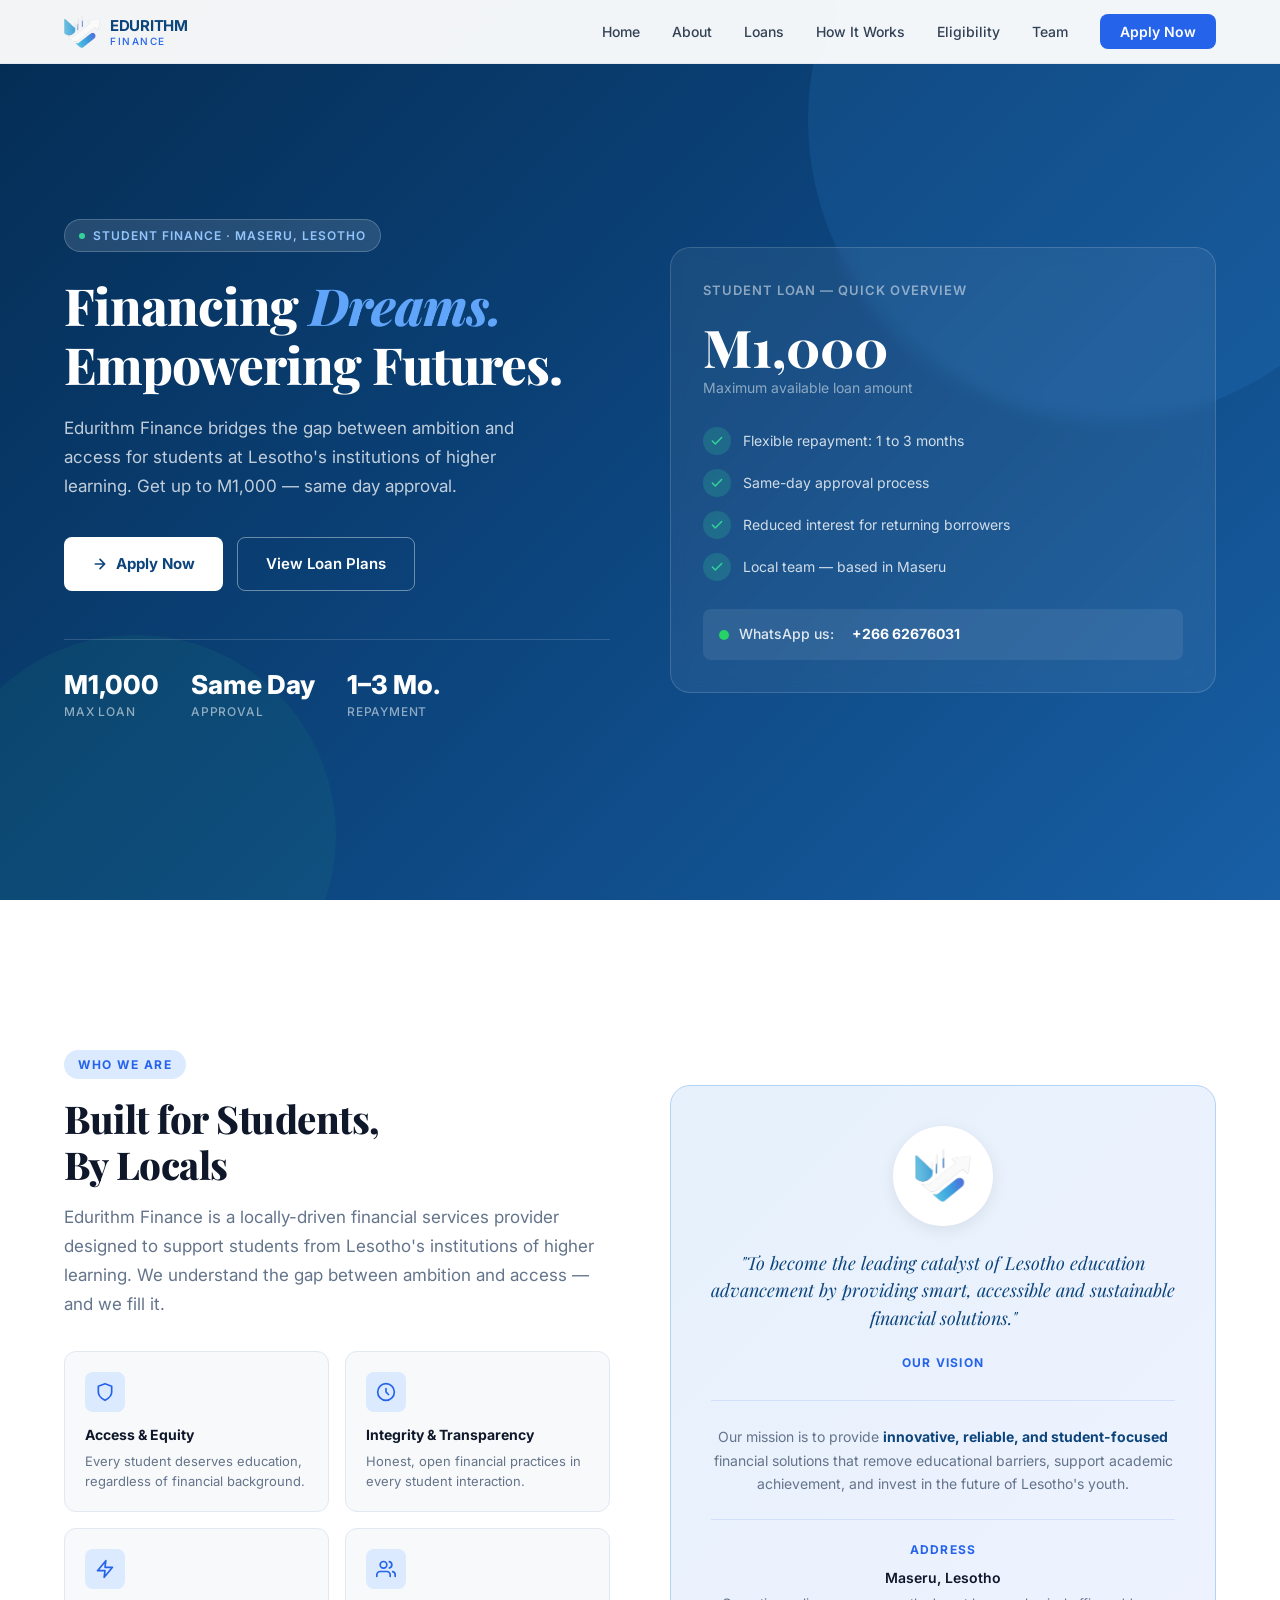
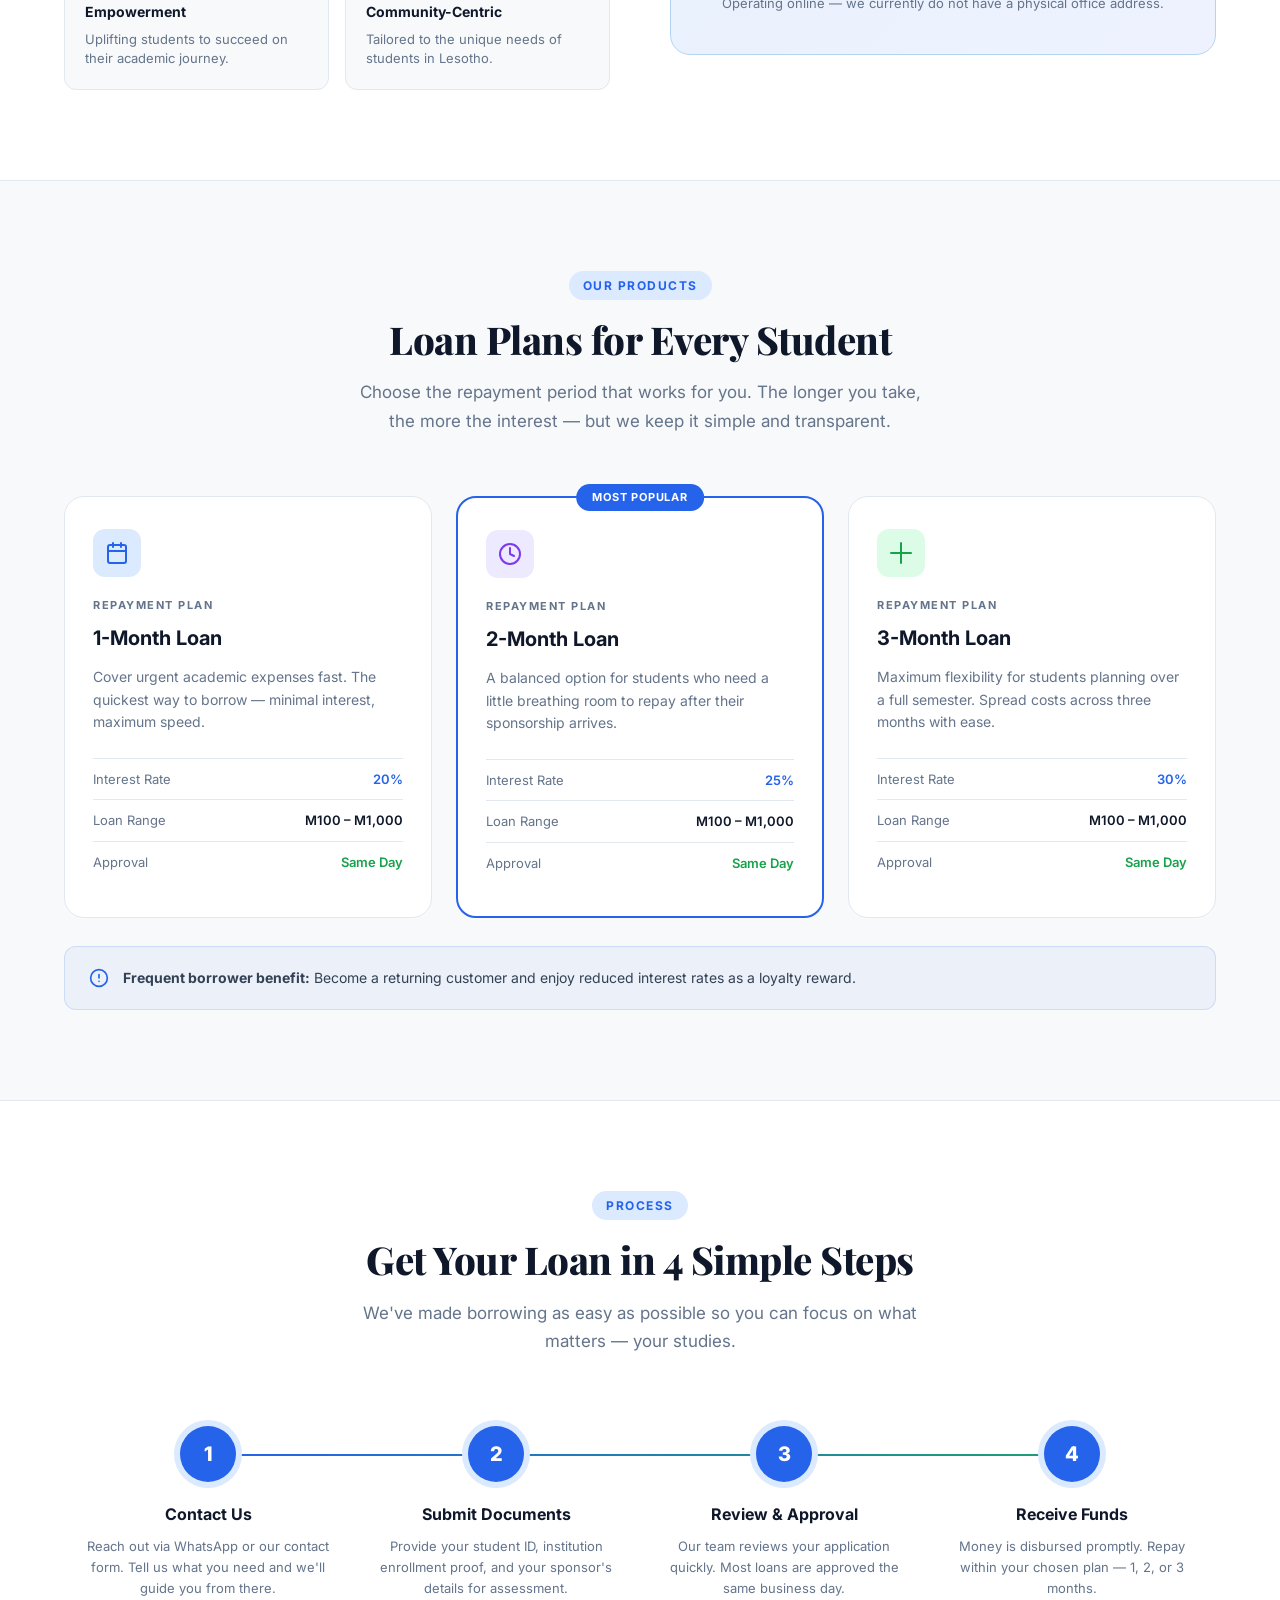
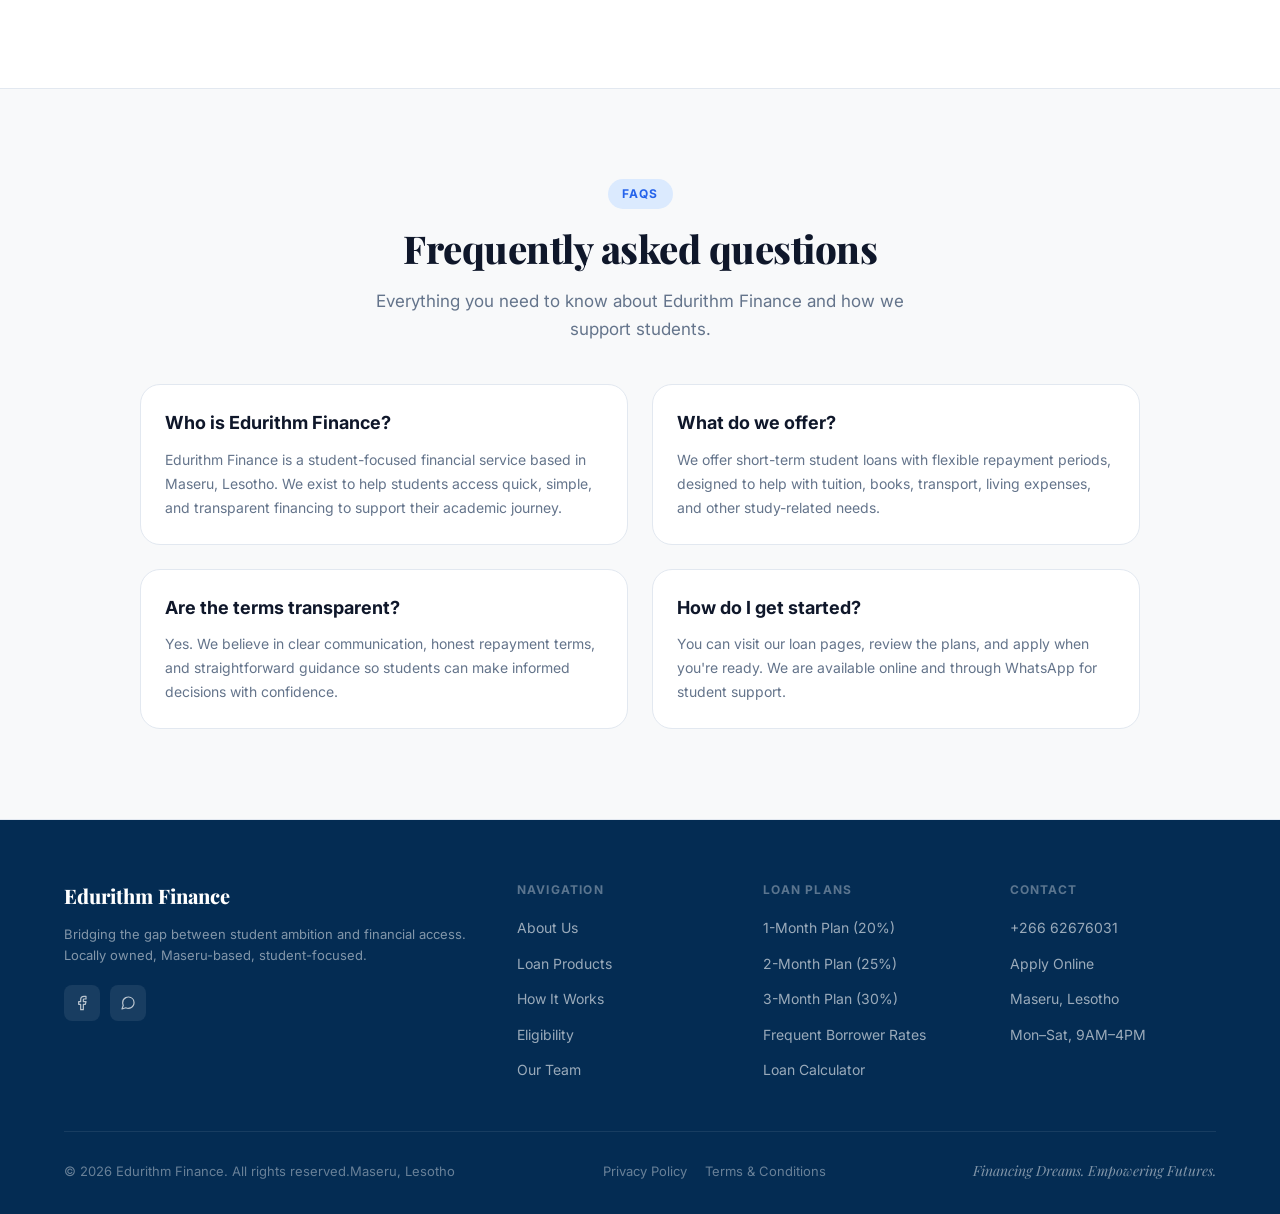
<file: index.html>
<!DOCTYPE html>
<html lang="en">
<head>
<meta charset="UTF-8" />
<meta name="viewport" content="width=device-width, initial-scale=1.0" />
<title>Edurithm Finance – Financing Dreams. Empowering Futures.</title>
<meta name="description" content="Edurithm Finance is a locally-driven financial services provider designed to support students from Lesotho's institutions of higher learning." />
<meta property="og:site_name" content="Edurithm Finance" />
<meta property="og:title" content="Edurithm Finance – Financing Dreams. Empowering Futures." />
<meta property="og:description" content="Edurithm Finance is a locally-driven financial services provider designed to support students from Lesotho's institutions of higher learning." />
<meta property="og:type" content="website" />
<meta property="og:image" content="https://edurithm-finance-ozwq.vercel.app/assets/logo-icon.png" />
<meta property="og:url" content="https://edurithm-finance-ozwq.vercel.app/" />
<link href="https://fonts.googleapis.com/css2?family=Inter:wght@300;400;500;600;700;800&family=Playfair+Display:wght@700;800&display=swap" rel="stylesheet" />
 <link rel="icon" type="image/png" href="assets/logo-icon.png" />
<style>
  *, *::before, *::after { box-sizing: border-box; margin: 0; padding: 0; }

  :root {
    --blue-50: #E6F1FB;
    --blue-100: #B5D4F4;
    --blue-400: #378ADD;
    --blue-600: #185FA5;
    --blue-800: #0C447C;
    --blue-900: #042C53;
    --teal-50: #E1F5EE;
    --teal-400: #1D9E75;
    --teal-600: #0F6E56;
    --gray-50: #F8F9FA;
    --gray-100: #F1F3F5;
    --gray-200: #E9ECEF;
    --gray-400: #888780;
    --gray-600: #5F5E5A;
    --gray-800: #2C2C2A;
    --white: #ffffff;
    --accent: #2563EB;
    --accent-light: #DBEAFE;
    --accent-dark: #1D4ED8;
    --text-dark: #0F172A;
    --text-mid: #334155;
    --text-muted: #64748B;
    --border: #E2E8F0;
    --radius-sm: 8px;
    --radius-md: 12px;
    --radius-lg: 20px;
    --radius-xl: 32px;
    --shadow-sm: 0 1px 3px rgba(0,0,0,0.06), 0 1px 2px rgba(0,0,0,0.04);
    --shadow-md: 0 4px 16px rgba(0,0,0,0.08);
    --shadow-lg: 0 8px 32px rgba(0,0,0,0.10);
  }

  html { scroll-behavior: smooth; }

  body {
    font-family: 'Inter', sans-serif;
    background: var(--white);
    color: var(--text-dark);
    line-height: 1.6;
    overflow-x: hidden;
  }

  /* ─── NAV ─── */
  nav {
    position: fixed;
    top: 0; left: 0; right: 0;
    z-index: 100;
    background: rgba(255,255,255,0.95);
    backdrop-filter: blur(12px);
    border-bottom: 1px solid var(--border);
    padding: 0 5%;
    display: flex;
    align-items: center;
    justify-content: space-between;
    height: 64px;
  }

  .nav-logo {
    display: flex;
    align-items: center;
    gap: 10px;
    text-decoration: none;
  }

  .nav-logo-mark {
    width: 36px;
    height: 36px;
    border-radius: 12px;
    background: linear-gradient(135deg, var(--accent), var(--teal-400));
    color: #fff;
    display: flex;
    align-items: center;
    justify-content: center;
    font-size: 14px;
    font-weight: 800;
    box-shadow: var(--shadow-sm);
  }

  .nav-logo-icon {
    width: 36px;
    height: 36px;
    object-fit: contain;
  }

  .nav-brand {
    font-size: 15px;
    font-weight: 700;
    color: var(--blue-800);
    letter-spacing: -0.3px;
    line-height: 1.2;
  }

  .nav-brand span {
    display: block;
    font-size: 10px;
    font-weight: 500;
    color: var(--accent);
    letter-spacing: 1.5px;
    text-transform: uppercase;
  }

  .nav-links {
    display: flex;
    align-items: center;
    gap: 32px;
    list-style: none;
  }

  .nav-links a {
    text-decoration: none;
    font-size: 14px;
    font-weight: 500;
    color: var(--text-mid);
    transition: color 0.2s;
  }

  .nav-links a:hover { color: var(--accent); }

  .nav-cta {
    background: var(--accent);
    color: #fff !important;
    padding: 9px 20px;
    border-radius: var(--radius-sm);
    font-weight: 600 !important;
    transition: background 0.2s !important;
  }

  .nav-cta:hover { background: var(--accent-dark) !important; color: #fff !important; }

  .nav-mobile-btn {
    display: none;
    background: none;
    border: none;
    cursor: pointer;
    flex-direction: column;
    gap: 5px;
    padding: 4px;
  }

  .nav-mobile-btn span {
    display: block;
    width: 24px;
    height: 2px;
    background: var(--text-dark);
    border-radius: 2px;
    transition: all 0.3s;
  }

  /* ─── HERO ─── */
  .hero {
    min-height: 100vh;
    background: linear-gradient(135deg, var(--blue-900) 0%, var(--blue-800) 50%, var(--blue-600) 100%);
    display: flex;
    align-items: center;
    padding: 100px 5% 60px;
    position: relative;
    overflow: hidden;
  }

  .hero::before {
    content: '';
    position: absolute;
    top: -20%;
    right: -10%;
    width: 600px;
    height: 600px;
    border-radius: 50%;
    background: rgba(55, 138, 221, 0.15);
    pointer-events: none;
  }

  .hero::after {
    content: '';
    position: absolute;
    bottom: -15%;
    left: -5%;
    width: 400px;
    height: 400px;
    border-radius: 50%;
    background: rgba(29, 158, 117, 0.10);
    pointer-events: none;
  }

  .hero-inner {
    max-width: 1200px;
    margin: 0 auto;
    width: 100%;
    display: grid;
    grid-template-columns: 1fr 1fr;
    gap: 60px;
    align-items: center;
    position: relative;
    z-index: 2;
  }

  .hero-tag {
    display: inline-flex;
    align-items: center;
    gap: 8px;
    background: rgba(255,255,255,0.12);
    border: 1px solid rgba(255,255,255,0.2);
    color: #93C5FD;
    font-size: 12px;
    font-weight: 600;
    letter-spacing: 1px;
    text-transform: uppercase;
    padding: 6px 14px;
    border-radius: 100px;
    margin-bottom: 24px;
  }

  .hero-tag::before {
    content: '';
    width: 6px;
    height: 6px;
    background: #34D399;
    border-radius: 50%;
  }

  .hero h1 {
    font-family: 'Playfair Display', serif;
    font-size: clamp(2.4rem, 4vw, 3.4rem);
    font-weight: 800;
    color: #ffffff;
    line-height: 1.15;
    margin-bottom: 20px;
    letter-spacing: -1px;
  }

  .hero h1 em {
    font-style: italic;
    color: #60A5FA;
  }

  .hero-sub {
    font-size: 17px;
    color: rgba(255,255,255,0.75);
    line-height: 1.7;
    margin-bottom: 36px;
    max-width: 480px;
  }

  .hero-actions {
    display: flex;
    gap: 14px;
    flex-wrap: wrap;
  }

  .btn-primary {
    display: inline-flex;
    align-items: center;
    gap: 8px;
    background: #ffffff;
    color: var(--blue-800);
    font-size: 15px;
    font-weight: 700;
    padding: 14px 28px;
    border-radius: var(--radius-sm);
    text-decoration: none;
    transition: all 0.2s;
    border: none;
    cursor: pointer;
  }

  .btn-primary:hover {
    background: var(--blue-50);
    transform: translateY(-1px);
    box-shadow: 0 6px 20px rgba(0,0,0,0.15);
  }

  .btn-secondary {
    display: inline-flex;
    align-items: center;
    gap: 8px;
    background: transparent;
    color: #ffffff;
    font-size: 15px;
    font-weight: 600;
    padding: 14px 28px;
    border-radius: var(--radius-sm);
    border: 1.5px solid rgba(255,255,255,0.4);
    text-decoration: none;
    transition: all 0.2s;
  }

  .btn-secondary:hover {
    background: rgba(255,255,255,0.1);
    border-color: rgba(255,255,255,0.7);
  }

  /* Hero stats */
  .hero-stats {
    display: flex;
    gap: 32px;
    margin-top: 48px;
    padding-top: 32px;
    border-top: 1px solid rgba(255,255,255,0.15);
  }

  .hero-stat-num {
    font-size: 26px;
    font-weight: 800;
    color: #ffffff;
    line-height: 1;
    margin-bottom: 4px;
  }

  .hero-stat-label {
    font-size: 12px;
    color: rgba(255,255,255,0.55);
    font-weight: 500;
    text-transform: uppercase;
    letter-spacing: 0.8px;
  }

  /* Hero card */
  .hero-card {
    background: rgba(255,255,255,0.06);
    backdrop-filter: blur(8px);
    border: 1px solid rgba(255,255,255,0.15);
    border-radius: var(--radius-lg);
    padding: 32px;
  }

  .hero-card-title {
    font-size: 13px;
    font-weight: 600;
    color: rgba(255,255,255,0.5);
    text-transform: uppercase;
    letter-spacing: 1px;
    margin-bottom: 20px;
  }

  .loan-amount-display {
    font-family: 'Playfair Display', serif;
    font-size: 52px;
    font-weight: 800;
    color: #ffffff;
    line-height: 1;
    margin-bottom: 4px;
  }

  .loan-amount-sub {
    font-size: 14px;
    color: rgba(255,255,255,0.5);
    margin-bottom: 28px;
  }

  .loan-features {
    display: flex;
    flex-direction: column;
    gap: 14px;
    margin-bottom: 28px;
  }

  .loan-feature {
    display: flex;
    align-items: center;
    gap: 12px;
    font-size: 14px;
    color: rgba(255,255,255,0.8);
  }

  .loan-feature-icon {
    width: 28px;
    height: 28px;
    border-radius: 50%;
    background: rgba(52, 211, 153, 0.2);
    display: flex;
    align-items: center;
    justify-content: center;
    flex-shrink: 0;
  }

  .loan-feature-icon svg {
    width: 14px;
    height: 14px;
    stroke: #34D399;
    fill: none;
    stroke-width: 2.5;
    stroke-linecap: round;
    stroke-linejoin: round;
  }

  .hero-contact-row {
    display: flex;
    align-items: center;
    gap: 10px;
    padding: 14px 16px;
    background: rgba(255,255,255,0.08);
    border-radius: var(--radius-sm);
    font-size: 14px;
    color: rgba(255,255,255,0.85);
    font-weight: 500;
  }

  .whatsapp-dot {
    width: 10px;
    height: 10px;
    background: #25D366;
    border-radius: 50%;
    flex-shrink: 0;
  }

  /* ─── SECTION BASE ─── */
  section { padding: 90px 5%; }

  .section-inner {
    max-width: 1200px;
    margin: 0 auto;
  }

  .section-tag {
    display: inline-block;
    font-size: 12px;
    font-weight: 700;
    letter-spacing: 1.5px;
    text-transform: uppercase;
    color: var(--accent);
    background: var(--accent-light);
    padding: 5px 14px;
    border-radius: 100px;
    margin-bottom: 16px;
  }

  .section-title {
    font-family: 'Playfair Display', serif;
    font-size: clamp(1.8rem, 3vw, 2.6rem);
    font-weight: 800;
    color: var(--text-dark);
    line-height: 1.2;
    letter-spacing: -0.5px;
    margin-bottom: 16px;
  }

  .section-sub {
    font-size: 17px;
    color: var(--text-muted);
    line-height: 1.7;
    max-width: 580px;
  }

  /* ─── ABOUT ─── */
  .about-grid {
    display: grid;
    grid-template-columns: 1fr 1fr;
    gap: 60px;
    align-items: center;
    margin-top: 60px;
  }

  .about-values {
    display: grid;
    grid-template-columns: 1fr 1fr;
    gap: 16px;
    margin-top: 32px;
  }

  .value-card {
    background: var(--gray-50);
    border: 1px solid var(--border);
    border-radius: var(--radius-md);
    padding: 20px;
  }

  .value-icon {
    width: 40px;
    height: 40px;
    border-radius: var(--radius-sm);
    background: var(--accent-light);
    display: flex;
    align-items: center;
    justify-content: center;
    margin-bottom: 12px;
  }

  .value-icon svg {
    width: 20px;
    height: 20px;
    stroke: var(--accent);
    fill: none;
    stroke-width: 2;
    stroke-linecap: round;
    stroke-linejoin: round;
  }

  .value-title {
    font-size: 14px;
    font-weight: 700;
    color: var(--text-dark);
    margin-bottom: 6px;
  }

  .value-desc {
    font-size: 13px;
    color: var(--text-muted);
    line-height: 1.5;
  }

  .about-visual {
    background: linear-gradient(135deg, var(--blue-50) 0%, #EEF2FF 100%);
    border-radius: var(--radius-lg);
    padding: 40px;
    text-align: center;
    border: 1px solid var(--blue-100);
  }

  .about-visual-logo {
    width: 100px;
    height: 100px;
    margin: 0 auto 24px;
    background: var(--white);
    border-radius: 50%;
    display: flex;
    align-items: center;
    justify-content: center;
    box-shadow: var(--shadow-md);
  }

  .about-quote {
    font-family: 'Playfair Display', serif;
    font-size: 18px;
    font-style: italic;
    color: var(--blue-800);
    line-height: 1.55;
    margin-bottom: 20px;
  }

  .about-mission-label {
    font-size: 12px;
    font-weight: 700;
    text-transform: uppercase;
    letter-spacing: 1.2px;
    color: var(--accent);
  }

  /* ─── LOAN PRODUCTS ─── */
  .products-bg {
    background: var(--gray-50);
    border-top: 1px solid var(--border);
    border-bottom: 1px solid var(--border);
  }

  .products-header {
    text-align: center;
    margin-bottom: 60px;
  }

  .products-header .section-sub {
    margin: 0 auto;
  }

  .products-grid {
    display: grid;
    grid-template-columns: repeat(3, 1fr);
    gap: 24px;
  }

  .product-card {
    background: var(--white);
    border: 1px solid var(--border);
    border-radius: var(--radius-lg);
    padding: 32px 28px;
    position: relative;
    transition: box-shadow 0.25s, transform 0.25s;
  }

  .product-card:hover {
    box-shadow: var(--shadow-lg);
    transform: translateY(-4px);
  }

  .product-card.featured {
    border-color: var(--accent);
    border-width: 2px;
  }

  .featured-badge {
    position: absolute;
    top: -14px;
    left: 50%;
    transform: translateX(-50%);
    background: var(--accent);
    color: #fff;
    font-size: 11px;
    font-weight: 700;
    letter-spacing: 0.8px;
    text-transform: uppercase;
    padding: 5px 16px;
    border-radius: 100px;
    white-space: nowrap;
  }

  .product-icon {
    width: 48px;
    height: 48px;
    border-radius: var(--radius-md);
    background: var(--accent-light);
    display: flex;
    align-items: center;
    justify-content: center;
    margin-bottom: 20px;
  }

  .product-icon svg {
    width: 24px;
    height: 24px;
    stroke: var(--accent);
    fill: none;
    stroke-width: 2;
    stroke-linecap: round;
    stroke-linejoin: round;
  }

  .product-name {
    font-size: 11px;
    font-weight: 700;
    text-transform: uppercase;
    letter-spacing: 1.5px;
    color: var(--text-muted);
    margin-bottom: 8px;
  }

  .product-title {
    font-size: 20px;
    font-weight: 700;
    color: var(--text-dark);
    margin-bottom: 12px;
  }

  .product-desc {
    font-size: 14px;
    color: var(--text-muted);
    line-height: 1.6;
    margin-bottom: 24px;
  }

  .product-detail {
    display: flex;
    align-items: center;
    justify-content: space-between;
    padding: 10px 0;
    border-top: 1px solid var(--border);
    font-size: 13px;
  }

  .product-detail-label { color: var(--text-muted); }
  .product-detail-value { font-weight: 600; color: var(--text-dark); }

  /* ─── HOW IT WORKS ─── */
  .how-header {
    text-align: center;
    margin-bottom: 70px;
  }

  .how-header .section-sub { margin: 0 auto; }

  .steps-grid {
    display: grid;
    grid-template-columns: repeat(4, 1fr);
    gap: 0;
    position: relative;
  }

  .steps-grid::before {
    content: '';
    position: absolute;
    top: 28px;
    left: calc(12.5% + 20px);
    right: calc(12.5% + 20px);
    height: 2px;
    background: linear-gradient(90deg, var(--accent), var(--teal-400));
    z-index: 0;
  }

  .step {
    text-align: center;
    padding: 0 16px;
    position: relative;
    z-index: 1;
  }

  .step-number {
    width: 56px;
    height: 56px;
    border-radius: 50%;
    background: var(--accent);
    color: #fff;
    font-size: 20px;
    font-weight: 800;
    display: flex;
    align-items: center;
    justify-content: center;
    margin: 0 auto 20px;
    box-shadow: 0 0 0 6px var(--accent-light);
  }

  .step-title {
    font-size: 16px;
    font-weight: 700;
    color: var(--text-dark);
    margin-bottom: 8px;
  }

  .step-desc {
    font-size: 13px;
    color: var(--text-muted);
    line-height: 1.6;
  }

  /* ─── LOAN CALCULATOR ─── */
  .calc-bg {
    background: linear-gradient(135deg, var(--blue-900) 0%, var(--blue-800) 100%);
  }

  .calc-inner {
    max-width: 1200px;
    margin: 0 auto;
    display: grid;
    grid-template-columns: 1fr 1fr;
    gap: 60px;
    align-items: start;
  }

  .calc-left .section-title { color: #fff; }
  .calc-left .section-sub { color: rgba(255,255,255,0.65); }
  .calc-left .section-tag { background: rgba(255,255,255,0.12); color: #93C5FD; }

  .calc-card {
    background: rgba(255,255,255,0.06);
    border: 1px solid rgba(255,255,255,0.15);
    border-radius: var(--radius-lg);
    padding: 36px;
  }

  .calc-field {
    margin-bottom: 24px;
  }

  .calc-label {
    font-size: 13px;
    font-weight: 600;
    color: rgba(255,255,255,0.6);
    text-transform: uppercase;
    letter-spacing: 0.8px;
    margin-bottom: 10px;
    display: flex;
    justify-content: space-between;
    align-items: center;
  }

  .calc-value {
    font-size: 16px;
    font-weight: 700;
    color: #60A5FA;
  }

  input[type="range"] {
    -webkit-appearance: none;
    appearance: none;
    width: 100%;
    height: 4px;
    border-radius: 4px;
    background: rgba(255,255,255,0.2);
    outline: none;
  }

  input[type="range"]::-webkit-slider-thumb {
    -webkit-appearance: none;
    width: 20px;
    height: 20px;
    border-radius: 50%;
    background: #ffffff;
    cursor: pointer;
    box-shadow: 0 2px 8px rgba(0,0,0,0.3);
  }

  .calc-results {
    margin-top: 28px;
    padding-top: 28px;
    border-top: 1px solid rgba(255,255,255,0.15);
    display: grid;
    grid-template-columns: 1fr 1fr;
    gap: 16px;
  }

  .calc-result-item {
    background: rgba(255,255,255,0.06);
    border-radius: var(--radius-sm);
    padding: 16px;
  }

  .calc-result-label {
    font-size: 11px;
    font-weight: 600;
    text-transform: uppercase;
    letter-spacing: 1px;
    color: rgba(255,255,255,0.45);
    margin-bottom: 6px;
  }

  .calc-result-num {
    font-size: 22px;
    font-weight: 800;
    color: #ffffff;
  }

  .calc-cta {
    display: block;
    text-align: center;
    background: #ffffff;
    color: var(--blue-800);
    font-size: 15px;
    font-weight: 700;
    padding: 14px;
    border-radius: var(--radius-sm);
    text-decoration: none;
    margin-top: 24px;
    transition: background 0.2s;
  }

  .calc-cta:hover { background: var(--blue-50); }

  /* ─── ELIGIBILITY ─── */
  .elig-grid {
    display: grid;
    grid-template-columns: 1fr 1fr;
    gap: 60px;
    align-items: center;
    margin-top: 60px;
  }

  .elig-list {
    display: flex;
    flex-direction: column;
    gap: 16px;
  }

  .elig-item {
    display: flex;
    gap: 16px;
    align-items: flex-start;
    padding: 20px;
    background: var(--gray-50);
    border: 1px solid var(--border);
    border-radius: var(--radius-md);
  }

  .elig-check {
    width: 28px;
    height: 28px;
    border-radius: 50%;
    background: #DCFCE7;
    display: flex;
    align-items: center;
    justify-content: center;
    flex-shrink: 0;
    margin-top: 1px;
  }

  .elig-check svg {
    width: 14px;
    height: 14px;
    stroke: #16A34A;
    fill: none;
    stroke-width: 3;
    stroke-linecap: round;
    stroke-linejoin: round;
  }

  .elig-text strong {
    display: block;
    font-size: 14px;
    font-weight: 700;
    color: var(--text-dark);
    margin-bottom: 3px;
  }

  .elig-text p {
    font-size: 13px;
    color: var(--text-muted);
    line-height: 1.5;
  }

  .elig-info-box {
    background: linear-gradient(135deg, var(--blue-50), #EEF2FF);
    border: 1px solid var(--blue-100);
    border-radius: var(--radius-lg);
    padding: 36px;
  }

  .info-row {
    display: flex;
    justify-content: space-between;
    align-items: center;
    padding: 16px 0;
    border-bottom: 1px solid rgba(37, 99, 235, 0.1);
    font-size: 14px;
  }

  .info-row:last-child { border-bottom: none; padding-bottom: 0; }
  .info-row:first-child { padding-top: 0; }

  .info-key { color: var(--text-muted); font-weight: 500; }

  .info-val {
    font-weight: 700;
    color: var(--blue-800);
    text-align: right;
  }

  /* ─── TEAM ─── */
  .team-bg { background: var(--gray-50); border-top: 1px solid var(--border); border-bottom: 1px solid var(--border); }

  .team-header {
    text-align: center;
    margin-bottom: 60px;
  }

  .team-header .section-sub { margin: 0 auto; }

  .team-grid {
    display: grid;
    grid-template-columns: repeat(2, 1fr);
    gap: 28px;
    max-width: 800px;
    margin: 0 auto;
  }

  .team-card {
    background: var(--white);
    border: 1px solid var(--border);
    border-radius: var(--radius-lg);
    padding: 32px;
    text-align: center;
    transition: box-shadow 0.25s;
  }

  .team-card:hover { box-shadow: var(--shadow-lg); }

  .team-avatar {
    width: 72px;
    height: 72px;
    border-radius: 50%;
    background: linear-gradient(135deg, var(--accent), var(--teal-400));
    display: flex;
    align-items: center;
    justify-content: center;
    font-family: 'Playfair Display', serif;
    font-size: 24px;
    font-weight: 800;
    color: #fff;
    margin: 0 auto 16px;
  }

  .team-name {
    font-size: 18px;
    font-weight: 700;
    color: var(--text-dark);
    margin-bottom: 4px;
  }

  .team-role {
    font-size: 13px;
    color: var(--accent);
    font-weight: 600;
    text-transform: uppercase;
    letter-spacing: 0.8px;
    margin-bottom: 16px;
  }

  .team-share {
    display: inline-flex;
    align-items: center;
    gap: 6px;
    background: var(--accent-light);
    color: var(--accent);
    font-size: 12px;
    font-weight: 700;
    padding: 5px 14px;
    border-radius: 100px;
    margin-bottom: 16px;
  }

  .team-bio {
    font-size: 13px;
    color: var(--text-muted);
    line-height: 1.6;
  }

  /* ─── CONTACT ─── */
  .contact-inner {
    max-width: 1200px;
    margin: 0 auto;
    display: grid;
    grid-template-columns: 1fr 1fr;
    gap: 60px;
    align-items: start;
  }

  .contact-methods {
    display: flex;
    flex-direction: column;
    gap: 16px;
    margin-top: 36px;
  }

  .contact-item {
    display: flex;
    align-items: center;
    gap: 16px;
    padding: 20px;
    background: var(--gray-50);
    border: 1px solid var(--border);
    border-radius: var(--radius-md);
  }

  .contact-icon-wrap {
    width: 44px;
    height: 44px;
    border-radius: var(--radius-sm);
    display: flex;
    align-items: center;
    justify-content: center;
    flex-shrink: 0;
  }

  .contact-icon-wrap.green { background: #DCFCE7; }
  .contact-icon-wrap.blue { background: var(--accent-light); }
  .contact-icon-wrap.purple { background: #EDE9FE; }

  .contact-icon-wrap svg {
    width: 20px;
    height: 20px;
    stroke-width: 2;
    stroke-linecap: round;
    stroke-linejoin: round;
    fill: none;
  }

  .contact-icon-wrap.green svg { stroke: #16A34A; }
  .contact-icon-wrap.blue svg { stroke: var(--accent); }
  .contact-icon-wrap.purple svg { stroke: #7C3AED; }

  .contact-label {
    font-size: 12px;
    font-weight: 700;
    text-transform: uppercase;
    letter-spacing: 0.8px;
    color: var(--text-muted);
    margin-bottom: 3px;
  }

  .contact-value {
    font-size: 15px;
    font-weight: 700;
    color: var(--text-dark);
  }

  /* Contact form */
  .contact-form {
    background: var(--white);
    border: 1px solid var(--border);
    border-radius: var(--radius-lg);
    padding: 36px;
    box-shadow: var(--shadow-md);
  }

  .form-title {
    font-size: 20px;
    font-weight: 700;
    color: var(--text-dark);
    margin-bottom: 24px;
  }

  .form-row {
    display: grid;
    grid-template-columns: 1fr 1fr;
    gap: 16px;
  }

  .form-group {
    margin-bottom: 18px;
  }

  .form-group label {
    display: block;
    font-size: 13px;
    font-weight: 600;
    color: var(--text-mid);
    margin-bottom: 7px;
  }

  .form-group input,
  .form-group select,
  .form-group textarea {
    width: 100%;
    padding: 11px 14px;
    border: 1.5px solid var(--border);
    border-radius: var(--radius-sm);
    font-size: 14px;
    font-family: 'Inter', sans-serif;
    color: var(--text-dark);
    background: var(--gray-50);
    transition: border-color 0.2s;
    outline: none;
  }

  .form-group input:focus,
  .form-group select:focus,
  .form-group textarea:focus {
    border-color: var(--accent);
    background: var(--white);
  }

  .form-group textarea { resize: vertical; min-height: 100px; }

  .form-submit {
    width: 100%;
    background: var(--accent);
    color: #fff;
    font-size: 15px;
    font-weight: 700;
    padding: 14px;
    border: none;
    border-radius: var(--radius-sm);
    cursor: pointer;
    transition: background 0.2s;
    font-family: 'Inter', sans-serif;
  }

  .form-submit:hover { background: var(--accent-dark); }

  .form-note {
    text-align: center;
    font-size: 12px;
    color: var(--text-muted);
    margin-top: 14px;
  }

  /* ─── FOOTER ─── */
  footer {
    background: var(--blue-900);
    padding: 60px 5% 32px;
    color: rgba(255,255,255,0.65);
  }

  .footer-inner {
    max-width: 1200px;
    margin: 0 auto;
  }

  .footer-top {
    display: grid;
    grid-template-columns: 2fr 1fr 1fr 1fr;
    gap: 40px;
    margin-bottom: 48px;
  }

  .footer-brand {
    font-family: 'Playfair Display', serif;
    font-size: 20px;
    font-weight: 800;
    color: #fff;
    margin-bottom: 12px;
  }

  .footer-tagline {
    font-size: 13px;
    color: rgba(255,255,255,0.5);
    line-height: 1.6;
    margin-bottom: 20px;
  }

  .footer-social {
    display: flex;
    gap: 10px;
  }

  .social-btn {
    width: 36px;
    height: 36px;
    border-radius: var(--radius-sm);
    background: rgba(255,255,255,0.08);
    display: flex;
    align-items: center;
    justify-content: center;
    transition: background 0.2s;
    text-decoration: none;
  }

  .social-btn:hover { background: rgba(255,255,255,0.18); }

  .social-btn svg {
    width: 16px;
    height: 16px;
    stroke: rgba(255,255,255,0.7);
    fill: none;
    stroke-width: 1.8;
    stroke-linecap: round;
    stroke-linejoin: round;
  }

  .footer-col-title {
    font-size: 12px;
    font-weight: 700;
    text-transform: uppercase;
    letter-spacing: 1.2px;
    color: rgba(255,255,255,0.35);
    margin-bottom: 16px;
  }

  .footer-links {
    display: flex;
    flex-direction: column;
    gap: 10px;
    list-style: none;
  }

  .footer-links a {
    text-decoration: none;
    font-size: 14px;
    color: rgba(255,255,255,0.6);
    transition: color 0.2s;
  }

  .footer-links a:hover { color: #ffffff; }

  .footer-bottom {
    border-top: 1px solid rgba(255,255,255,0.08);
    padding-top: 28px;
    display: flex;
    justify-content: space-between;
    align-items: center;
    font-size: 13px;
  }

  .footer-bottom-left { color: rgba(255,255,255,0.4); }

  .footer-bottom-legal {
    display: flex;
    gap: 18px;
    color: rgba(255,255,255,0.4);
  }

  .footer-bottom-legal a {
    color: inherit;
    text-decoration: none;
  }

  .footer-bottom-legal a:hover { color: #ffffff; }

  .footer-bottom-right {
    font-family: 'Playfair Display', serif;
    font-style: italic;
    color: rgba(255,255,255,0.5);
    font-size: 14px;
  }

  /* ─── SUCCESS TOAST ─── */
  .toast {
    position: fixed;
    bottom: 32px;
    right: 32px;
    background: var(--blue-800);
    color: #fff;
    padding: 16px 24px;
    border-radius: var(--radius-md);
    font-size: 14px;
    font-weight: 600;
    box-shadow: var(--shadow-lg);
    transform: translateY(120px);
    opacity: 0;
    transition: all 0.4s cubic-bezier(0.34, 1.56, 0.64, 1);
    z-index: 200;
    display: flex;
    align-items: center;
    gap: 10px;
  }

  .toast.show {
    transform: translateY(0);
    opacity: 1;
  }

  .toast-icon {
    width: 22px;
    height: 22px;
    border-radius: 50%;
    background: #34D399;
    display: flex;
    align-items: center;
    justify-content: center;
    flex-shrink: 0;
  }

  /* ─── MOBILE ─── */
  @media (max-width: 900px) {
    .hero-inner { grid-template-columns: 1fr; }
    .hero-card { display: none; }
    .about-grid { grid-template-columns: 1fr; }
    .about-visual { order: -1; }
    .products-grid { grid-template-columns: 1fr; }
    .steps-grid { grid-template-columns: 1fr 1fr; }
    .steps-grid::before { display: none; }
    .calc-inner { grid-template-columns: 1fr; }
    .elig-grid { grid-template-columns: 1fr; }
    .team-grid { grid-template-columns: 1fr; }
    .contact-inner { grid-template-columns: 1fr; }
    .footer-top { grid-template-columns: 1fr 1fr; }
    .footer-bottom { flex-direction: column; gap: 12px; text-align: center; }
    .footer-bottom-legal { justify-content: center; }
    .nav-links { display: none; }
    .nav-mobile-btn { display: flex; }
    .about-values { grid-template-columns: 1fr; }
    .form-row { grid-template-columns: 1fr; }
  }

  @media (max-width: 600px) {
    section { padding: 60px 5%; }
    .hero { padding: 100px 5% 60px; }
    .hero h1 { font-size: 2rem; }
    .steps-grid { grid-template-columns: 1fr; }
    .footer-top { grid-template-columns: 1fr; }
    .hero-stats { flex-direction: column; gap: 16px; }
  }
</style>
</head>
<body>

<!-- ─── NAV ─── -->
<nav id="mainNav">
  <a href="index.html" class="nav-logo" aria-label="Edurithm Finance home">
    <img src="assets/logo-icon.png" alt="Edurithm Finance logo" class="nav-logo-icon" />
    <div class="nav-brand">
      EDURITHM
      <span>Finance</span>
    </div>
  </a>

  <ul class="nav-links">
    <li><a href="index.html">Home</a></li>
    <li><a href="about.html">About</a></li>
    <li><a href="loans.html">Loans</a></li>
    <li><a href="how-it-works.html">How It Works</a></li>
    <li><a href="eligibility.html">Eligibility</a></li>
    <li><a href="team.html">Team</a></li>
    <li><a href="apply-now.html" class="nav-cta">Apply Now</a></li>
  </ul>

  <button class="nav-mobile-btn" onclick="toggleMobileMenu()" aria-label="Toggle menu">
    <span></span><span></span><span></span>
  </button>
</nav>

<!-- ─── HERO ─── -->
<section class="hero" id="home">
  <div class="hero-inner">
    <div class="hero-left">
      <div class="hero-tag">Student Finance · Maseru, Lesotho</div>
      <h1>Financing <em>Dreams.</em><br/>Empowering Futures.</h1>
      <p class="hero-sub">
        Edurithm Finance bridges the gap between ambition and access for students at Lesotho's institutions of higher learning. Get up to M1,000 — same day approval.
      </p>
      <div class="hero-actions">
        <a href="apply-now.html" class="btn-primary">
          <svg width="16" height="16" fill="none" stroke="currentColor" stroke-width="2.5" stroke-linecap="round" stroke-linejoin="round" viewBox="0 0 24 24"><path d="M5 12h14M12 5l7 7-7 7"/></svg>
          Apply Now
        </a>
        <a href="loans.html" class="btn-secondary">View Loan Plans</a>
      </div>
      <div class="hero-stats">
        <div>
          <div class="hero-stat-num">M1,000</div>
          <div class="hero-stat-label">Max Loan</div>
        </div>
        <div>
          <div class="hero-stat-num">Same Day</div>
          <div class="hero-stat-label">Approval</div>
        </div>
        <div>
          <div class="hero-stat-num">1–3 Mo.</div>
          <div class="hero-stat-label">Repayment</div>
        </div>
      </div>
    </div>

    <div class="hero-card">
      <p class="hero-card-title">Student Loan — Quick Overview</p>
      <div class="loan-amount-display">M1,000</div>
      <p class="loan-amount-sub">Maximum available loan amount</p>

      <div class="loan-features">
        <div class="loan-feature">
          <div class="loan-feature-icon">
            <svg viewBox="0 0 24 24"><path d="M20 6L9 17l-5-5"/></svg>
          </div>
          Flexible repayment: 1 to 3 months
        </div>
        <div class="loan-feature">
          <div class="loan-feature-icon">
            <svg viewBox="0 0 24 24"><path d="M20 6L9 17l-5-5"/></svg>
          </div>
          Same-day approval process
        </div>
        <div class="loan-feature">
          <div class="loan-feature-icon">
            <svg viewBox="0 0 24 24"><path d="M20 6L9 17l-5-5"/></svg>
          </div>
          Reduced interest for returning borrowers
        </div>
        <div class="loan-feature">
          <div class="loan-feature-icon">
            <svg viewBox="0 0 24 24"><path d="M20 6L9 17l-5-5"/></svg>
          </div>
          Local team — based in Maseru
        </div>
      </div>

      <div class="hero-contact-row">
        <div class="whatsapp-dot"></div>
        WhatsApp us: &nbsp;<strong style="color:#fff">+266 62676031</strong>
      </div>
    </div>
  </div>
</section>

<!-- ─── ABOUT ─── -->
<section id="about">
  <div class="section-inner">
    <div class="about-grid">
      <div>
        <span class="section-tag">Who We Are</span>
        <h2 class="section-title">Built for Students,<br/>By Locals</h2>
        <p class="section-sub">
          Edurithm Finance is a locally-driven financial services provider designed to support students from Lesotho's institutions of higher learning. We understand the gap between ambition and access — and we fill it.
        </p>

        <div class="about-values">
          <div class="value-card">
            <div class="value-icon">
              <svg viewBox="0 0 24 24"><path d="M12 22s8-4 8-10V5l-8-3-8 3v7c0 6 8 10 8 10z"/></svg>
            </div>
            <div class="value-title">Access & Equity</div>
            <div class="value-desc">Every student deserves education, regardless of financial background.</div>
          </div>
          <div class="value-card">
            <div class="value-icon">
              <svg viewBox="0 0 24 24"><circle cx="12" cy="12" r="10"/><path d="M12 8v4l3 3"/></svg>
            </div>
            <div class="value-title">Integrity & Transparency</div>
            <div class="value-desc">Honest, open financial practices in every student interaction.</div>
          </div>
          <div class="value-card">
            <div class="value-icon">
              <svg viewBox="0 0 24 24"><path d="M13 2L3 14h9l-1 8 10-12h-9l1-8z"/></svg>
            </div>
            <div class="value-title">Empowerment</div>
            <div class="value-desc">Uplifting students to succeed on their academic journey.</div>
          </div>
          <div class="value-card">
            <div class="value-icon">
              <svg viewBox="0 0 24 24"><path d="M17 21v-2a4 4 0 0 0-4-4H5a4 4 0 0 0-4 4v2"/><circle cx="9" cy="7" r="4"/><path d="M23 21v-2a4 4 0 0 0-3-3.87M16 3.13a4 4 0 0 1 0 7.75"/></svg>
            </div>
            <div class="value-title">Community-Centric</div>
            <div class="value-desc">Tailored to the unique needs of students in Lesotho.</div>
          </div>
        </div>
      </div>

      <div class="about-visual">
        <div class="about-visual-logo">
          <img src="assets/logo-icon.png" alt="Edurithm Finance logo" width="56" height="56" style="object-fit:contain;" />
        </div>
        <p class="about-quote">"To become the leading catalyst of Lesotho education advancement by providing smart, accessible and sustainable financial solutions."</p>
        <p class="about-mission-label">Our Vision</p>

        <div style="margin-top:28px; padding-top:24px; border-top:1px solid rgba(37,99,235,0.12);">
          <p style="font-size:14px; color:var(--text-muted); line-height:1.65;">
            Our mission is to provide <strong style="color:var(--blue-800)">innovative, reliable, and student-focused</strong> financial solutions that remove educational barriers, support academic achievement, and invest in the future of Lesotho's youth.
          </p>
        </div>

        <div style="margin-top:24px; padding-top:20px; border-top:1px solid rgba(37,99,235,0.12);">
          <p style="font-size:12px; font-weight:700; letter-spacing:1.2px; text-transform:uppercase; color:var(--accent); margin-bottom:8px;">Address</p>
          <p style="font-size:14px; color:var(--text-dark); font-weight:600; margin-bottom:4px;">Maseru, Lesotho</p>
          <p style="font-size:13px; color:var(--text-muted); line-height:1.6;">Operating online — we currently do not have a physical office address.</p>
        </div>
      </div>
    </div>
  </div>
</section>

<!-- ─── LOAN PRODUCTS ─── -->
<section class="products-bg" id="loans">
  <div class="section-inner">
    <div class="products-header">
      <span class="section-tag">Our Products</span>
      <h2 class="section-title">Loan Plans for Every Student</h2>
      <p class="section-sub">Choose the repayment period that works for you. The longer you take, the more the interest — but we keep it simple and transparent.</p>
    </div>

    <div class="products-grid">
      <!-- 1 Month -->
      <div class="product-card">
        <div class="product-icon">
          <svg viewBox="0 0 24 24"><rect x="3" y="4" width="18" height="18" rx="2"/><line x1="16" y1="2" x2="16" y2="6"/><line x1="8" y1="2" x2="8" y2="6"/><line x1="3" y1="10" x2="21" y2="10"/></svg>
        </div>
        <p class="product-name">Repayment Plan</p>
        <p class="product-title">1-Month Loan</p>
        <p class="product-desc">Cover urgent academic expenses fast. The quickest way to borrow — minimal interest, maximum speed.</p>
        <div class="product-detail">
          <span class="product-detail-label">Interest Rate</span>
          <span class="product-detail-value" style="color:var(--accent)">20%</span>
        </div>
        <div class="product-detail">
          <span class="product-detail-label">Loan Range</span>
          <span class="product-detail-value">M100 – M1,000</span>
        </div>
        <div class="product-detail">
          <span class="product-detail-label">Approval</span>
          <span class="product-detail-value" style="color:#16A34A">Same Day</span>
        </div>
      </div>

      <!-- 2 Month -->
      <div class="product-card featured">
        <div class="featured-badge">Most Popular</div>
        <div class="product-icon" style="background:#EDE9FE">
          <svg viewBox="0 0 24 24" style="stroke:#7C3AED"><circle cx="12" cy="12" r="10"/><polyline points="12 6 12 12 16 14"/></svg>
        </div>
        <p class="product-name">Repayment Plan</p>
        <p class="product-title">2-Month Loan</p>
        <p class="product-desc">A balanced option for students who need a little breathing room to repay after their sponsorship arrives.</p>
        <div class="product-detail">
          <span class="product-detail-label">Interest Rate</span>
          <span class="product-detail-value" style="color:var(--accent)">25%</span>
        </div>
        <div class="product-detail">
          <span class="product-detail-label">Loan Range</span>
          <span class="product-detail-value">M100 – M1,000</span>
        </div>
        <div class="product-detail">
          <span class="product-detail-label">Approval</span>
          <span class="product-detail-value" style="color:#16A34A">Same Day</span>
        </div>
      </div>

      <!-- 3 Month -->
      <div class="product-card">
        <div class="product-icon" style="background:#DCFCE7">
          <svg viewBox="0 0 24 24" style="stroke:#16A34A"><path d="M12 2v20M2 12h20"/></svg>
        </div>
        <p class="product-name">Repayment Plan</p>
        <p class="product-title">3-Month Loan</p>
        <p class="product-desc">Maximum flexibility for students planning over a full semester. Spread costs across three months with ease.</p>
        <div class="product-detail">
          <span class="product-detail-label">Interest Rate</span>
          <span class="product-detail-value" style="color:var(--accent)">30%</span>
        </div>
        <div class="product-detail">
          <span class="product-detail-label">Loan Range</span>
          <span class="product-detail-value">M100 – M1,000</span>
        </div>
        <div class="product-detail">
          <span class="product-detail-label">Approval</span>
          <span class="product-detail-value" style="color:#16A34A">Same Day</span>
        </div>
      </div>
    </div>

    <div style="margin-top:28px; padding:20px 24px; background:rgba(37,99,235,0.06); border:1px solid rgba(37,99,235,0.15); border-radius:var(--radius-md); display:flex; align-items:center; gap:14px; font-size:14px; color:var(--text-mid);">
      <svg width="20" height="20" fill="none" stroke="#2563EB" stroke-width="2" stroke-linecap="round" stroke-linejoin="round" viewBox="0 0 24 24"><circle cx="12" cy="12" r="10"/><line x1="12" y1="8" x2="12" y2="12"/><line x1="12" y1="16" x2="12.01" y2="16"/></svg>
      <span><strong>Frequent borrower benefit:</strong> Become a returning customer and enjoy reduced interest rates as a loyalty reward.</span>
    </div>
  </div>
</section>

<!-- ─── HOW IT WORKS ─── -->
<section id="how">
  <div class="section-inner">
    <div class="how-header">
      <span class="section-tag">Process</span>
      <h2 class="section-title">Get Your Loan in 4 Simple Steps</h2>
      <p class="section-sub">We've made borrowing as easy as possible so you can focus on what matters — your studies.</p>
    </div>

    <div class="steps-grid">
      <div class="step">
        <div class="step-number">1</div>
        <h3 class="step-title">Contact Us</h3>
        <p class="step-desc">Reach out via WhatsApp or our contact form. Tell us what you need and we'll guide you from there.</p>
      </div>
      <div class="step">
        <div class="step-number">2</div>
        <h3 class="step-title">Submit Documents</h3>
        <p class="step-desc">Provide your student ID, institution enrollment proof, and your sponsor's details for assessment.</p>
      </div>
      <div class="step">
        <div class="step-number">3</div>
        <h3 class="step-title">Review & Approval</h3>
        <p class="step-desc">Our team reviews your application quickly. Most loans are approved the same business day.</p>
      </div>
      <div class="step">
        <div class="step-number">4</div>
        <h3 class="step-title">Receive Funds</h3>
        <p class="step-desc">Money is disbursed promptly. Repay within your chosen plan — 1, 2, or 3 months.</p>
      </div>
    </div>
  </div>
</section>

<!-- ─── FAQS ─── -->
<section id="faqs" style="background: var(--gray-50); border-top: 1px solid var(--border); border-bottom: 1px solid var(--border);">
  <div class="section-inner">
    <div style="text-align:center; margin-bottom:40px;">
      <span class="section-tag">FAQs</span>
      <h2 class="section-title">Frequently asked questions</h2>
      <p class="section-sub" style="margin: 0 auto;">Everything you need to know about Edurithm Finance and how we support students.</p>
    </div>

    <div style="display:grid; grid-template-columns:1fr 1fr; gap:24px; max-width:1000px; margin:0 auto;">
      <div style="background:#fff; border:1px solid var(--border); border-radius:var(--radius-lg); padding:24px;">
        <h3 style="font-size:18px; font-weight:700; color:var(--text-dark); margin-bottom:10px;">Who is Edurithm Finance?</h3>
        <p style="font-size:14px; color:var(--text-muted); line-height:1.7;">Edurithm Finance is a student-focused financial service based in Maseru, Lesotho. We exist to help students access quick, simple, and transparent financing to support their academic journey.</p>
      </div>
      <div style="background:#fff; border:1px solid var(--border); border-radius:var(--radius-lg); padding:24px;">
        <h3 style="font-size:18px; font-weight:700; color:var(--text-dark); margin-bottom:10px;">What do we offer?</h3>
        <p style="font-size:14px; color:var(--text-muted); line-height:1.7;">We offer short-term student loans with flexible repayment periods, designed to help with tuition, books, transport, living expenses, and other study-related needs.</p>
      </div>
      <div style="background:#fff; border:1px solid var(--border); border-radius:var(--radius-lg); padding:24px;">
        <h3 style="font-size:18px; font-weight:700; color:var(--text-dark); margin-bottom:10px;">Are the terms transparent?</h3>
        <p style="font-size:14px; color:var(--text-muted); line-height:1.7;">Yes. We believe in clear communication, honest repayment terms, and straightforward guidance so students can make informed decisions with confidence.</p>
      </div>
      <div style="background:#fff; border:1px solid var(--border); border-radius:var(--radius-lg); padding:24px;">
        <h3 style="font-size:18px; font-weight:700; color:var(--text-dark); margin-bottom:10px;">How do I get started?</h3>
        <p style="font-size:14px; color:var(--text-muted); line-height:1.7;">You can visit our loan pages, review the plans, and apply when you're ready. We are available online and through WhatsApp for student support.</p>
      </div>
    </div>
  </div>
</section>

<!-- ─── FOOTER ─── -->
<footer>
  <div class="footer-inner">
    <div class="footer-top">
      <div>
        <p class="footer-brand">Edurithm Finance</p>
        <p class="footer-tagline">Bridging the gap between student ambition and financial access. Locally owned, Maseru-based, student-focused.</p>
        <div class="footer-social">
          <a href="#" class="social-btn" aria-label="Facebook">
            <svg viewBox="0 0 24 24"><path d="M18 2h-3a5 5 0 0 0-5 5v3H7v4h3v8h4v-8h3l1-4h-4V7a1 1 0 0 1 1-1h3z"/></svg>
          </a>
          <a href="https://wa.me/26662676031" class="social-btn" aria-label="WhatsApp">
            <svg viewBox="0 0 24 24"><path d="M21 11.5a8.38 8.38 0 0 1-.9 3.8 8.5 8.5 0 0 1-7.6 4.7 8.38 8.38 0 0 1-3.8-.9L3 21l1.9-5.7a8.38 8.38 0 0 1-.9-3.8 8.5 8.5 0 0 1 4.7-7.6 8.38 8.38 0 0 1 3.8-.9h.5a8.48 8.48 0 0 1 8 8v.5z"/></svg>
          </a>
        </div>
      </div>

      <div>
        <p class="footer-col-title">Navigation</p>
        <ul class="footer-links">
          <li><a href="about.html">About Us</a></li>
          <li><a href="loans.html">Loan Products</a></li>
          <li><a href="how-it-works.html">How It Works</a></li>
          <li><a href="eligibility.html">Eligibility</a></li>
          <li><a href="team.html">Our Team</a></li>
        </ul>
      </div>

      <div>
        <p class="footer-col-title">Loan Plans</p>
        <ul class="footer-links">
          <li><a href="loans.html">1-Month Plan (20%)</a></li>
          <li><a href="loans.html">2-Month Plan (25%)</a></li>
          <li><a href="loans.html">3-Month Plan (30%)</a></li>
          <li><a href="loans.html">Frequent Borrower Rates</a></li>
          <li><a href="loans.html">Loan Calculator</a></li>
        </ul>
      </div>

      <div>
        <p class="footer-col-title">Contact</p>
        <ul class="footer-links">
          <li><a href="https://wa.me/26662676031">+266 62676031</a></li>
          <li><a href="apply-now.html">Apply Online</a></li>
          <li><a href="about.html">Maseru, Lesotho</a></li>
          <li><a href="about.html">Mon–Sat, 9AM–4PM</a></li>
        </ul>
      </div>
    </div>

    <div class="footer-bottom">
      <p class="footer-bottom-left">© 2026 Edurithm Finance. All rights reserved.Maseru, Lesotho</p>
      <div class="footer-bottom-legal">
        <a href="privacy.html">Privacy Policy</a>
        <a href="terms.html">Terms &amp; Conditions</a>
      </div>
      <p class="footer-bottom-right">Financing Dreams. Empowering Futures.</p>
    </div>
  </div>
</footer>

<!-- Toast -->
<div class="toast" id="toast">
  <div class="toast-icon">
    <svg width="12" height="12" fill="none" stroke="#fff" stroke-width="3" stroke-linecap="round" stroke-linejoin="round" viewBox="0 0 24 24"><polyline points="20 6 9 17 4 12"/></svg>
  </div>
  Application submitted! We'll contact you via WhatsApp shortly.
</div>

<script>
  /* ─── Form Submit — WhatsApp + Email (Formspree) ─── */
  async function submitForm() {
    var fname     = document.getElementById('fname').value.trim();
    var lname     = document.getElementById('lname').value.trim();
    var phone     = document.getElementById('phone').value.trim();
    var email     = document.getElementById('email').value.trim();
    var institution = document.getElementById('institution').value.trim();
    var loanAmt   = document.getElementById('loanAmt').value;
    var repay     = document.getElementById('repay').value;
    var sponsor   = document.getElementById('sponsor').value.trim();
    var note      = document.getElementById('note').value.trim();

    if (!fname || !phone || !institution || !loanAmt || !repay || !sponsor) {
      alert('Please fill in all required fields before submitting.');
      return;
    }

    var btn = document.querySelector('.form-submit');
    btn.textContent = 'Sending...';
    btn.disabled = true;

    /* 1. Send email via Formspree */
    try {
      await fetch('https://formspree.io/f/mlgyojve', {
        method: 'POST',
        headers: { 'Content-Type': 'application/json', 'Accept': 'application/json' },
        body: JSON.stringify({
          'Full Name'       : fname + ' ' + lname,
          'Phone'           : phone,
          'Email'           : email || 'Not provided',
          'Institution'     : institution,
          'Loan Amount'     : loanAmt,
          'Repayment Period': repay,
          'Sponsor'         : sponsor,
          'Note'            : note || 'None',
          '_subject'        : 'New Loan Application — ' + fname + ' ' + lname
        })
      });
    } catch(e) {
      console.warn('Email send failed:', e);
    }

    /* 2. Open WhatsApp with pre-filled message */
    var waMsg =
      'Hello Edurithm Finance 👋\n\n' +
      'I would like to apply for a student loan.\n\n' +
      '📋 *Application Details*\n' +
      '• Name: ' + fname + ' ' + lname + '\n' +
      '• Phone: ' + phone + '\n' +
      '• Institution: ' + institution + '\n' +
      '• Loan Amount: ' + loanAmt + '\n' +
      '• Repayment Plan: ' + repay + '\n' +
      '• Sponsor/Funding: ' + sponsor + '\n' +
      (note ? '• Note: ' + note + '\n' : '') +
      '\nPlease assist me with the next steps. Thank you!';

    var waURL = 'https://wa.me/26662676031?text=' + encodeURIComponent(waMsg);
    window.open(waURL, '_blank');

    /* 3. Show success state */
    document.getElementById('formStep1').style.display = 'none';
    document.getElementById('formSuccess').style.display = 'block';

    btn.textContent = 'Submit My Application';
    btn.disabled = false;
  }

  /* ─── Reset form back to blank ─── */
  function resetForm() {
    ['fname','lname','phone','email','institution','sponsor','note'].forEach(function(id) {
      var el = document.getElementById(id);
      if (el) el.value = '';
    });
    document.getElementById('loanAmt').value = '';
    document.getElementById('repay').value = '';
    document.getElementById('formSuccess').style.display = 'none';
    document.getElementById('formStep1').style.display = 'block';
  }

  /* ─── Nav scroll effect ─── */
  window.addEventListener('scroll', function() {
    var nav = document.getElementById('mainNav');
    if (window.scrollY > 20) {
      nav.style.boxShadow = '0 2px 24px rgba(0,0,0,0.08)';
    } else {
      nav.style.boxShadow = 'none';
    }
  });

  /* ─── Mobile menu ─── */
  function toggleMobileMenu() {
    var links = document.querySelector('.nav-links');
    if (links.style.display === 'flex') {
      links.style.display = 'none';
    } else {
      links.style.display = 'flex';
      links.style.flexDirection = 'column';
      links.style.position = 'absolute';
      links.style.top = '64px';
      links.style.left = '0';
      links.style.right = '0';
      links.style.background = '#fff';
      links.style.padding = '16px 5%';
      links.style.borderBottom = '1px solid #E2E8F0';
      links.style.gap = '20px';
      links.style.zIndex = '99';
    }
  }

  /* Close mobile menu on link click */
  document.querySelectorAll('.nav-links a').forEach(function(link) {
    link.addEventListener('click', function() {
      var links = document.querySelector('.nav-links');
      if (window.innerWidth < 900) {
        links.style.display = 'none';
      }
    });
  });

</script>
</body>
</html>
</file>
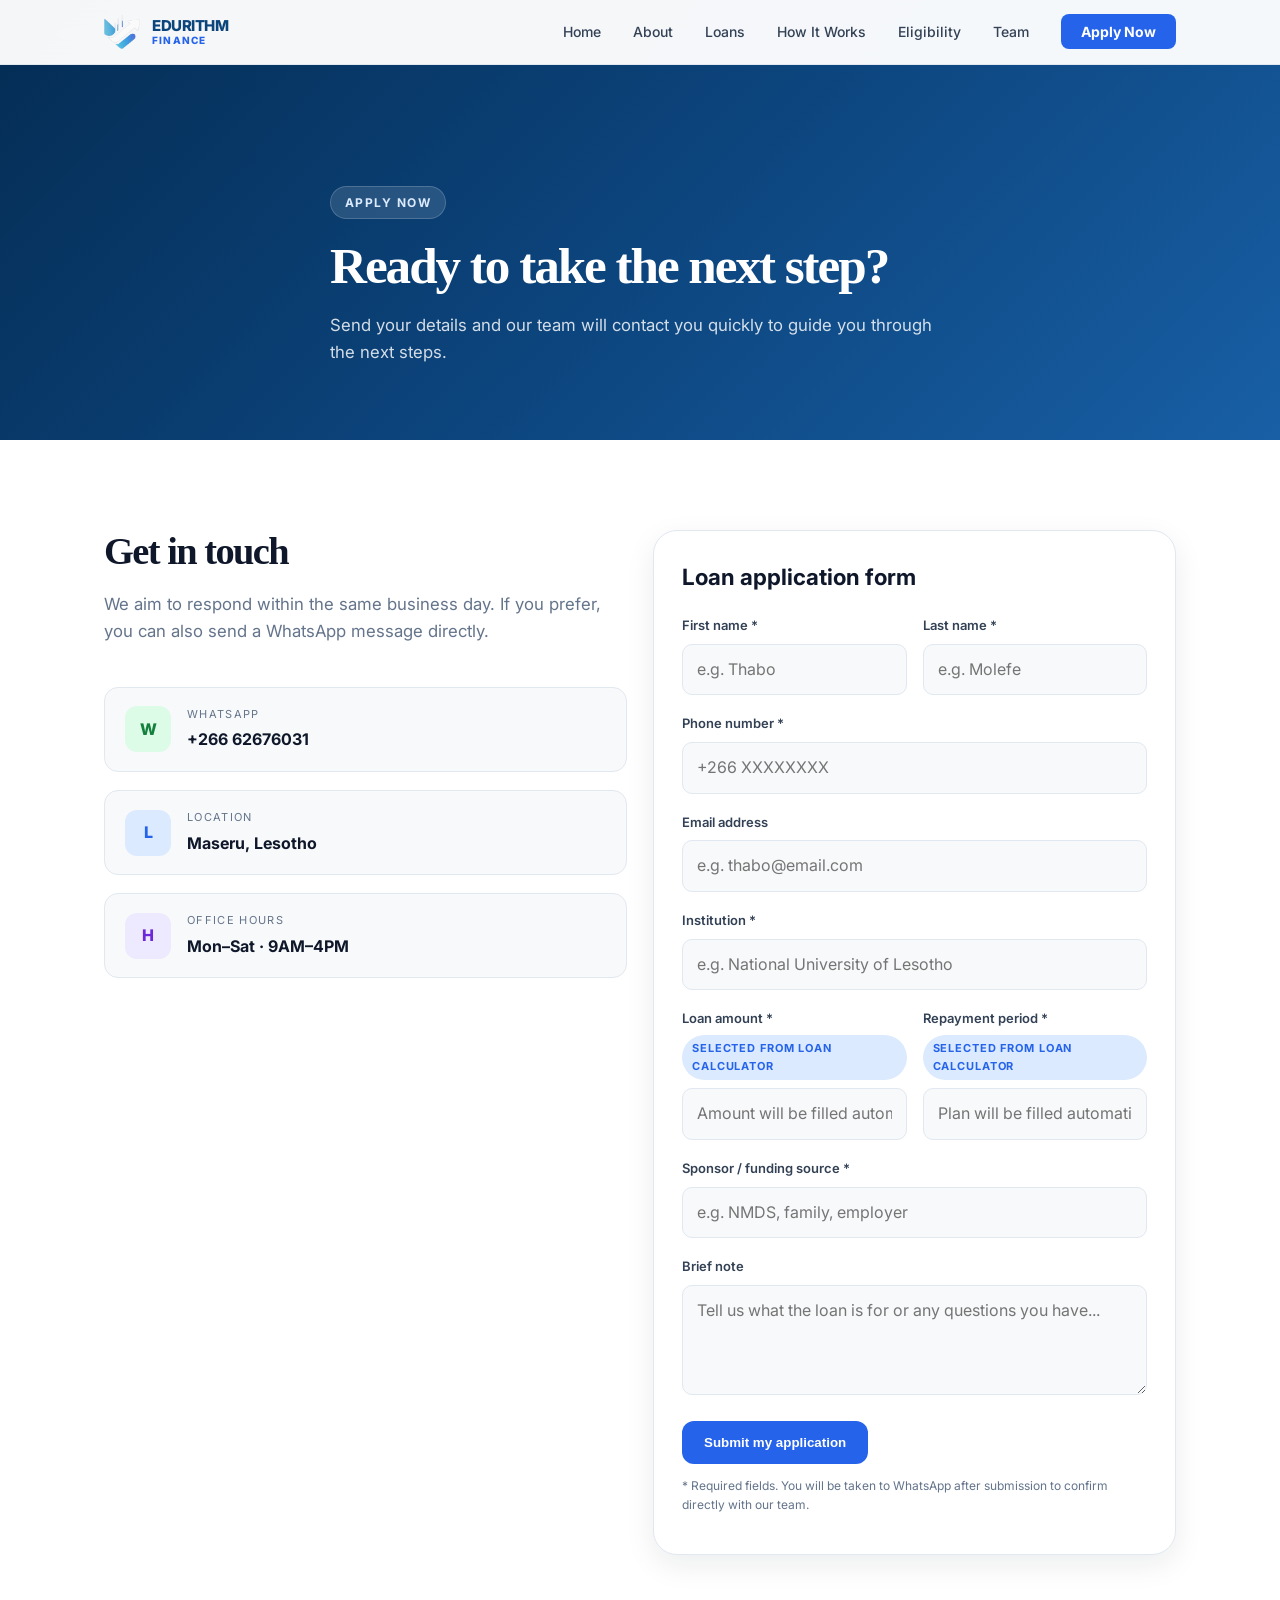
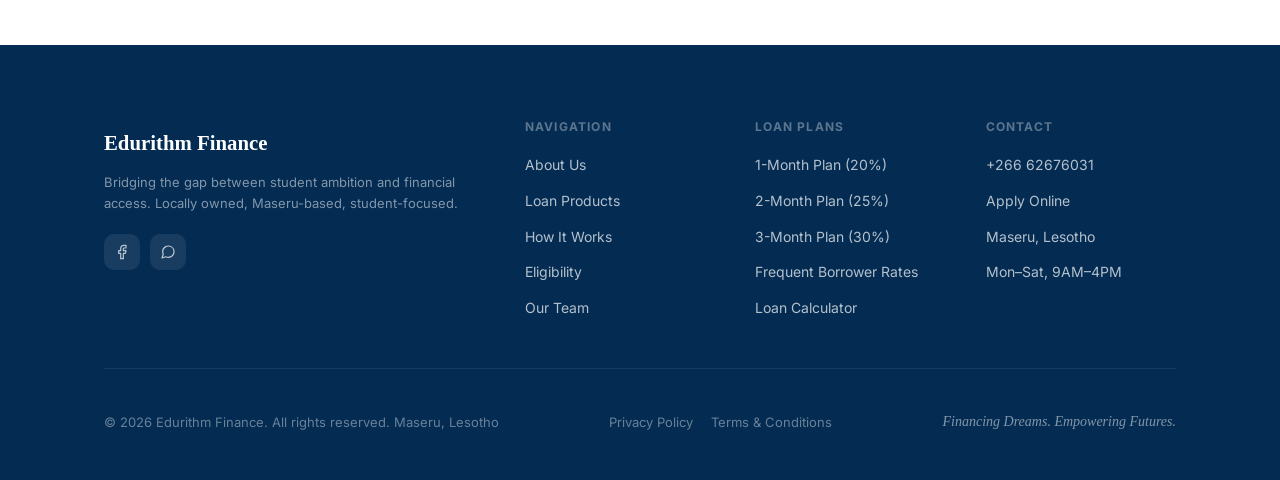
<file: apply-now.html>
<!DOCTYPE html>
<html lang="en">
  <head>
    <meta charset="UTF-8" />
    <meta name="viewport" content="width=device-width, initial-scale=1.0" />
    <title>Apply Now | Edurithm Finance</title>
    <link rel="preconnect" href="https://fonts.googleapis.com" />
    <link rel="preconnect" href="https://fonts.gstatic.com" crossorigin />
    <link href="https://fonts.googleapis.com/css2?family=Inter:wght@400;500;600;700;800&display=swap" rel="stylesheet" />
    <link rel="icon" type="image/png" href="assets/logo-icon.png" />
    <link rel="stylesheet" href="page.css" />
  </head>
  <body>
    <nav>
      <div class="nav-inner">
        <a href="index.html" class="nav-logo" aria-label="Edurithm Finance home">
          <img src="assets/logo-icon.png" alt="Edurithm Finance logo" class="nav-logo-icon"/>
          <span class="nav-brand">EDURITHM<small>Finance</small></span>
        </a>
        <ul class="nav-links">
          <li><a href="index.html">Home</a></li>
          <li><a href="about.html">About</a></li>
          <li><a href="loans.html">Loans</a></li>
          <li><a href="how-it-works.html">How It Works</a></li>
          <li><a href="eligibility.html">Eligibility</a></li>
          <li><a href="team.html">Team</a></li>
          <li><a href="apply-now.html" class="nav-cta">Apply Now</a></li>
        </ul>
        <button class="nav-mobile-btn" onclick="toggleMobileMenu()" aria-label="Toggle menu">
          <span></span><span></span><span></span>
        </button>
      </div>
    </nav>

    <header class="page-hero">
      <div class="container">
        <div class="page-header">
          <span class="section-tag">Apply now</span>
          <h1>Ready to take the next step?</h1>
          <p>Send your details and our team will contact you quickly to guide you through the next steps.</p>
        </div>
      </div>
    </header>

    <main>
      <section>
        <div class="container contact-layout">
          <div id="contact">
            <h2 class="section-title">Get in touch</h2>
            <p class="section-copy">We aim to respond within the same business day. If you prefer, you can also send a WhatsApp message directly.</p>
            <div class="contact-methods">
              <div class="contact-item">
                <div class="contact-icon green">W</div>
                <div>
                  <div class="contact-label">WhatsApp</div>
                  <div class="contact-value">+266 62676031</div>
                </div>
              </div>
              <div class="contact-item">
                <div class="contact-icon blue">L</div>
                <div>
                  <div class="contact-label">Location</div>
                  <div class="contact-value">Maseru, Lesotho</div>
                </div>
              </div>
              <div class="contact-item">
                <div class="contact-icon purple">H</div>
                <div>
                  <div class="contact-label">Office hours</div>
                  <div class="contact-value">Mon–Sat · 9AM–4PM</div>
                </div>
              </div>
            </div>
          </div>

          <div class="form-card" id="application-form">
            <h3 style="margin-top:0; margin-bottom: 20px; font-size: 1.4rem;">Loan application form</h3>
            <div class="form-row">
              <div class="form-field">
                <label>First name *</label>
                <input type="text" id="fname" placeholder="e.g. Thabo" />
              </div>
              <div class="form-field">
                <label>Last name *</label>
                <input type="text" id="lname" placeholder="e.g. Molefe" />
              </div>
            </div>
            <div class="form-field">
              <label>Phone number *</label>
              <input type="tel" id="phone" placeholder="+266 XXXXXXXX" />
            </div>
            <div class="form-field">
              <label>Email address</label>
              <input type="email" id="email" placeholder="e.g. thabo@email.com" />
            </div>
            <div class="form-field">
              <label>Institution *</label>
              <input type="text" id="institution" placeholder="e.g. National University of Lesotho" />
            </div>
            <div class="form-row">
              <div class="form-field">
                <label>Loan amount *</label>
                <div class="auto-fill-label">Selected from loan calculator</div>
                <input type="text" id="loanAmt" readonly placeholder="Amount will be filled automatically" />
              </div>
              <div class="form-field">
                <label>Repayment period *</label>
                <div class="auto-fill-label">Selected from loan calculator</div>
                <input type="text" id="repay" readonly placeholder="Plan will be filled automatically" />
              </div>
            </div>
            <input type="hidden" id="interestRate" />
            <div class="form-field">
              <label>Sponsor / funding source *</label>
              <input type="text" id="sponsor" placeholder="e.g. NMDS, family, employer" />
            </div>
            <div class="form-field">
              <label>Brief note</label>
              <textarea id="note" placeholder="Tell us what the loan is for or any questions you have..."></textarea>
            </div>
            <button class="form-submit" onclick="submitForm()">Submit my application</button>
            <p class="form-note">* Required fields. You will be taken to WhatsApp after submission to confirm directly with our team.</p>
          </div>

          <div id="formSuccess" style="display:none; background: var(--white); border: 1px solid var(--border); border-radius: var(--radius-lg); padding: 32px; box-shadow: var(--shadow-md);">
            <div style="width:64px;height:64px;border-radius:50%;background:#dcfce7;display:flex;align-items:center;justify-content:center;margin:0 auto 20px;font-size:2rem; color:#16a34a;">✓</div>
            <h3 style="margin:0 0 12px; text-align:center;">Application received!</h3>
            <p style="margin:0 0 22px; text-align:center; color: var(--text-muted);">Your details have been prepared for our team. Please send the message below via WhatsApp to complete the application.</p>
            <div style="text-align:center;">
              <a id="whatsappLink" href="#" target="_blank" class="btn-primary" style="display:inline-flex; margin-bottom: 16px;">Send via WhatsApp</a>
            </div>
            <div style="text-align:center;">
              <button onclick="resetForm()" style="background:none; border:none; color: var(--text-muted); cursor:pointer; font:inherit; text-decoration:underline;">Submit another application</button>
            </div>
          </div>
        </div>
      </section>
    </main>

    <footer>
      <div class="footer-inner">
        <div class="footer-top">
          <div>
            <p class="footer-brand">Edurithm Finance</p>
            <p class="footer-tagline">Bridging the gap between student ambition and financial access. Locally owned, Maseru-based, student-focused.</p>
            <div class="footer-social">
              <a href="#" class="social-btn" aria-label="Facebook">
                <svg viewBox="0 0 24 24"><path d="M18 2h-3a5 5 0 0 0-5 5v3H7v4h3v8h4v-8h3l1-4h-4V7a1 1 0 0 1 1-1h3z"/></svg>
              </a>
              <a href="https://wa.me/26662676031" class="social-btn" aria-label="WhatsApp">
                <svg viewBox="0 0 24 24"><path d="M21 11.5a8.38 8.38 0 0 1-.9 3.8 8.5 8.5 0 0 1-7.6 4.7 8.38 8.38 0 0 1-3.8-.9L3 21l1.9-5.7a8.38 8.38 0 0 1-.9-3.8 8.5 8.5 0 0 1 4.7-7.6 8.38 8.38 0 0 1 3.8-.9h.5a8.48 8.48 0 0 1 8 8v.5z"/></svg>
              </a>
            </div>
          </div>

          <div>
            <p class="footer-col-title">Navigation</p>
            <ul class="footer-links">
              <li><a href="about.html">About Us</a></li>
              <li><a href="loans.html">Loan Products</a></li>
              <li><a href="how-it-works.html">How It Works</a></li>
              <li><a href="eligibility.html">Eligibility</a></li>
              <li><a href="team.html">Our Team</a></li>
            </ul>
          </div>

          <div>
            <p class="footer-col-title">Loan Plans</p>
            <ul class="footer-links">
              <li><a href="loans.html#plan-1-month">1-Month Plan (20%)</a></li>
              <li><a href="loans.html#plan-2-month">2-Month Plan (25%)</a></li>
              <li><a href="loans.html#plan-3-month">3-Month Plan (30%)</a></li>
              <li><a href="loans.html#frequent-borrower">Frequent Borrower Rates</a></li>
              <li><a href="loans.html#loan-calculator">Loan Calculator</a></li>
            </ul>
          </div>

          <div>
            <p class="footer-col-title">Contact</p>
            <ul class="footer-links">
              <li><a href="https://wa.me/26662676031">+266 62676031</a></li>
              <li><a href="apply-now.html">Apply Online</a></li>
              <li><a href="about.html">Maseru, Lesotho</a></li>
              <li><a href="about.html">Mon–Sat, 9AM–4PM</a></li>
            </ul>
          </div>
        </div>

        <div class="footer-bottom">
          <p class="footer-bottom-left">© 2026 Edurithm Finance. All rights reserved. Maseru, Lesotho</p>
          <div class="footer-bottom-legal">
            <a href="privacy.html">Privacy Policy</a>
            <a href="terms.html">Terms &amp; Conditions</a>
          </div>
          <p class="footer-bottom-right">Financing Dreams. Empowering Futures.</p>
        </div>
      </div>
    </footer>

    <script>
      async function submitForm() {
        var fname = document.getElementById('fname').value.trim();
        var lname = document.getElementById('lname').value.trim();
        var phone = document.getElementById('phone').value.trim();
        var email = document.getElementById('email').value.trim();
        var institution = document.getElementById('institution').value.trim();
        var loanAmt = document.getElementById('loanAmt').value.trim();
        var repay = document.getElementById('repay').value.trim();
        var interestRate = document.getElementById('interestRate').value.trim();
        var sponsor = document.getElementById('sponsor').value.trim();
        var note = document.getElementById('note').value.trim();

        if (!fname || !phone || !institution || !loanAmt || !repay || !sponsor) {
          alert('Please fill in all required fields before submitting.');
          return;
        }

        try {
          await fetch('https://formspree.io/f/mlgyojve', {
            method: 'POST',
            headers: { 'Content-Type': 'application/json', 'Accept': 'application/json' },
            body: JSON.stringify({
              'Full Name': fname + ' ' + lname,
              'Phone': phone,
              'Email': email || 'Not provided',
              'Institution': institution,
              'Loan Amount': loanAmt,
              'Repayment Period': repay,
              'Interest Rate': interestRate || 'Not provided',
              'Sponsor': sponsor,
              'Note': note || 'None',
              '_subject': 'New Loan Application — ' + fname + ' ' + lname
            })
          });
        } catch (e) {
          console.warn('Email send failed:', e);
        }
 
        var waMsg = 'Hello Edurithm Finance 👋\n\nI would like to apply for a student loan.\n\n📋 *Application Details*\n• Name: ' + fname + ' ' + lname + '\n• Phone: ' + phone + '\n• Institution: ' + institution + '\n• Loan Amount: ' + loanAmt + '\n• Repayment Plan: ' + repay + '\n• Interest Rate: ' + (interestRate || 'Not provided') + '\n• Sponsor/Funding: ' + sponsor + (note ? '\n• Note: ' + note : '') + '\n\nPlease assist me with the next steps. Thank you!';
        var waURL = 'https://wa.me/26662676031?text=' + encodeURIComponent(waMsg);
        var link = document.getElementById('whatsappLink');
        link.href = waURL;

        document.getElementById('application-form').style.display = 'none';
        document.getElementById('formSuccess').style.display = 'block';
      }

      function hydrateLoanData() {
        try {
          var selection = JSON.parse(localStorage.getItem('edurithmLoanSelection') || 'null');
          if (!selection) return;

          if (selection.amount) {
            document.getElementById('loanAmt').value = 'M' + selection.amount;
          }
          if (selection.plan) {
            document.getElementById('repay').value = selection.plan;
          }
          if (selection.rate) {
            document.getElementById('interestRate').value = selection.rate;
          }
        } catch (e) {
          console.warn('Loan selection load failed:', e);
        }
      }

      function resetForm() {
        ['fname', 'lname', 'phone', 'email', 'institution', 'sponsor', 'note'].forEach(function(id) {
          var el = document.getElementById(id);
          if (el) el.value = '';
        });
        document.getElementById('loanAmt').value = '';
        document.getElementById('repay').value = '';
        document.getElementById('interestRate').value = '';
        localStorage.removeItem('edurithmLoanSelection');
        document.getElementById('formSuccess').style.display = 'none';
        document.getElementById('application-form').style.display = 'block';
      }

      document.addEventListener('DOMContentLoaded', hydrateLoanData);

      function toggleMobileMenu() {
        var links = document.querySelector('.nav-links');
        links.classList.toggle('nav-links-open');
      }

      document.querySelectorAll('.nav-links a').forEach(function (link) {
        link.addEventListener('click', function () {
          document.querySelector('.nav-links').classList.remove('nav-links-open');
        });
      });
    </script>

    <script src="assets/site.js"></script>
  </body>
</html>
</file>
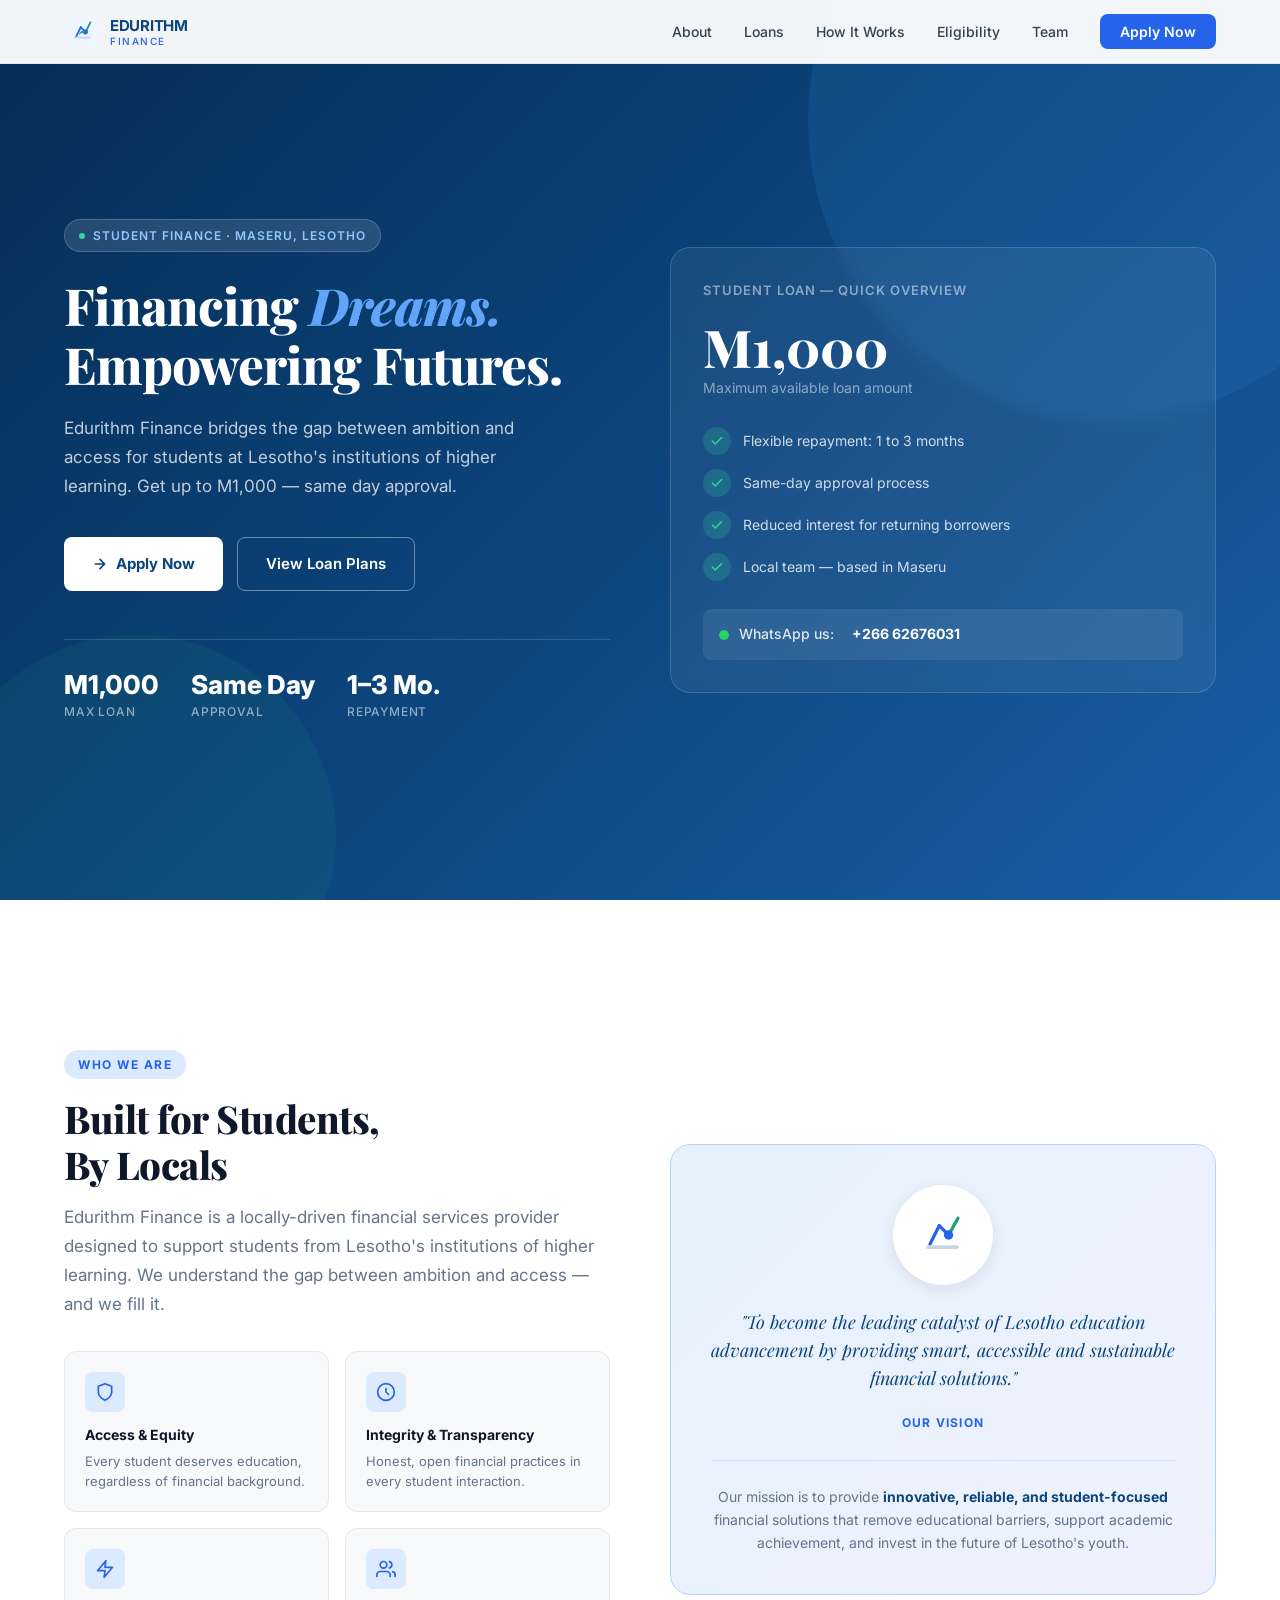
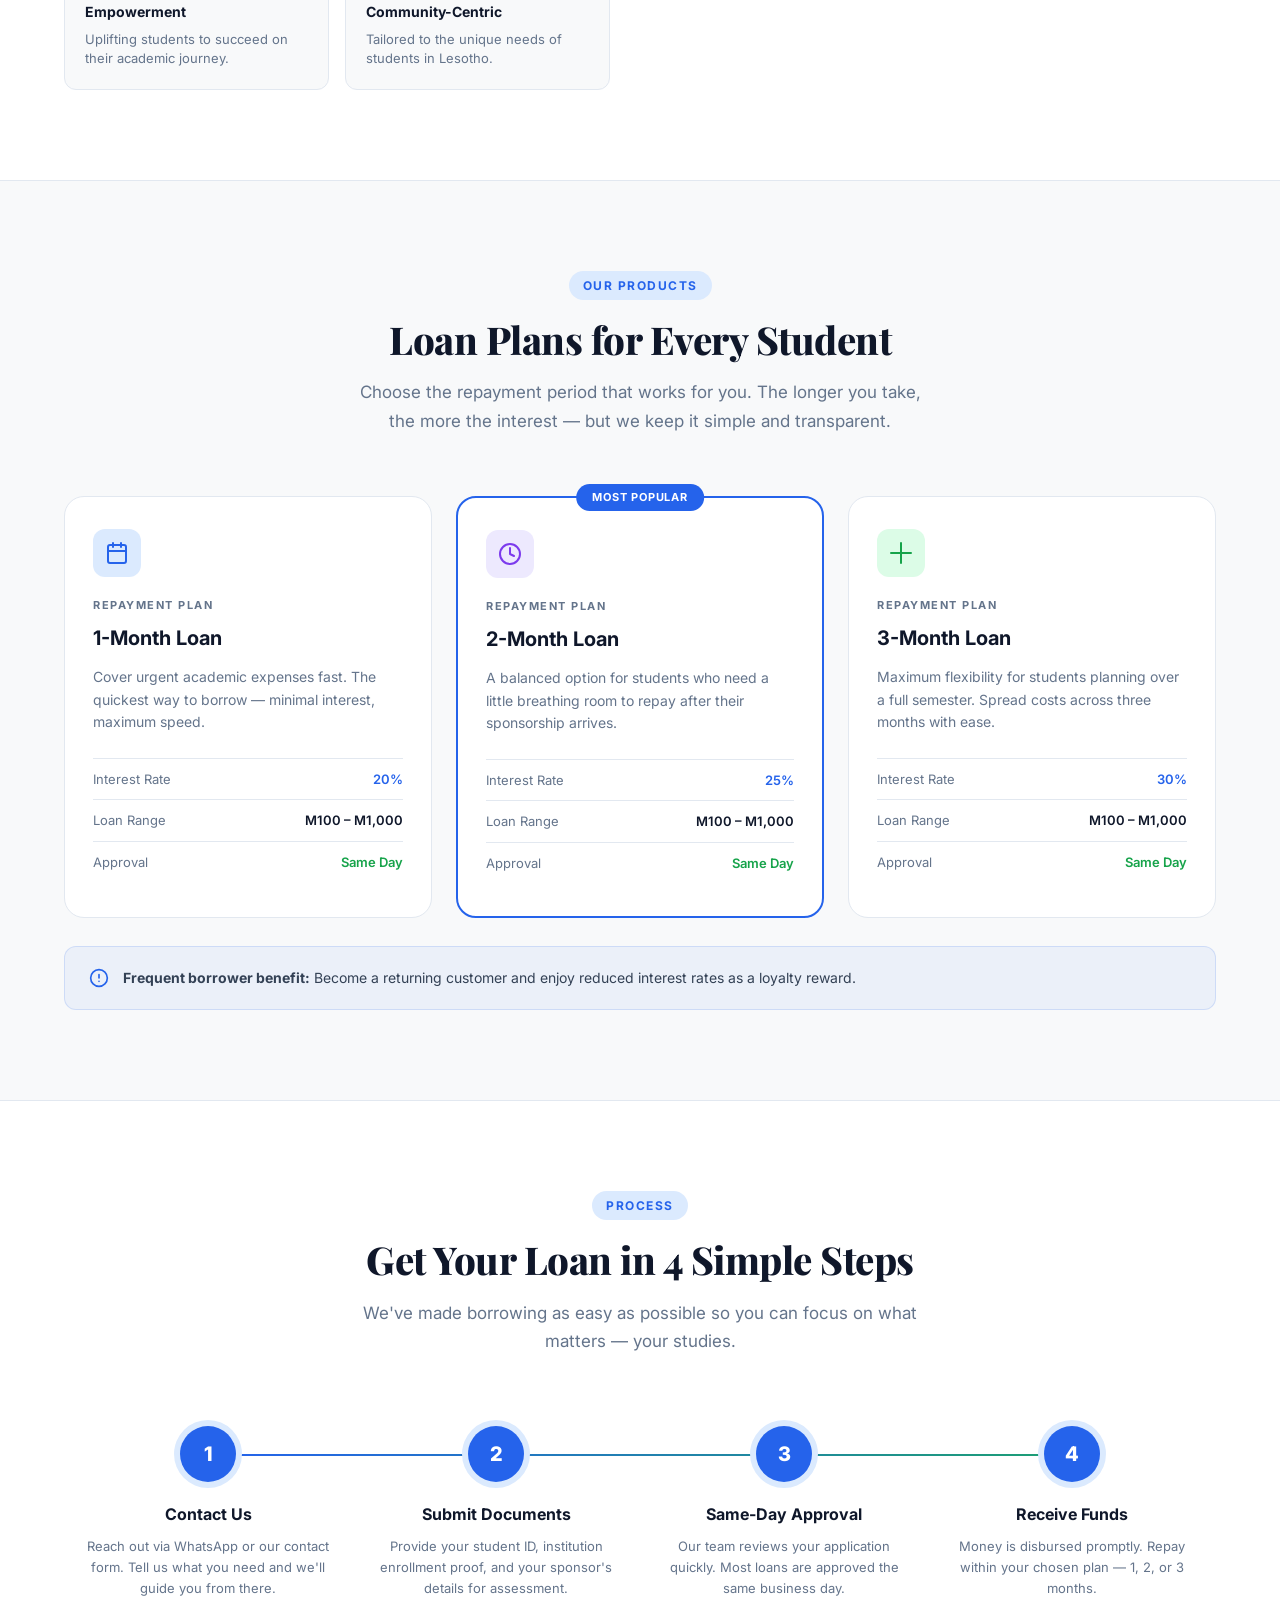
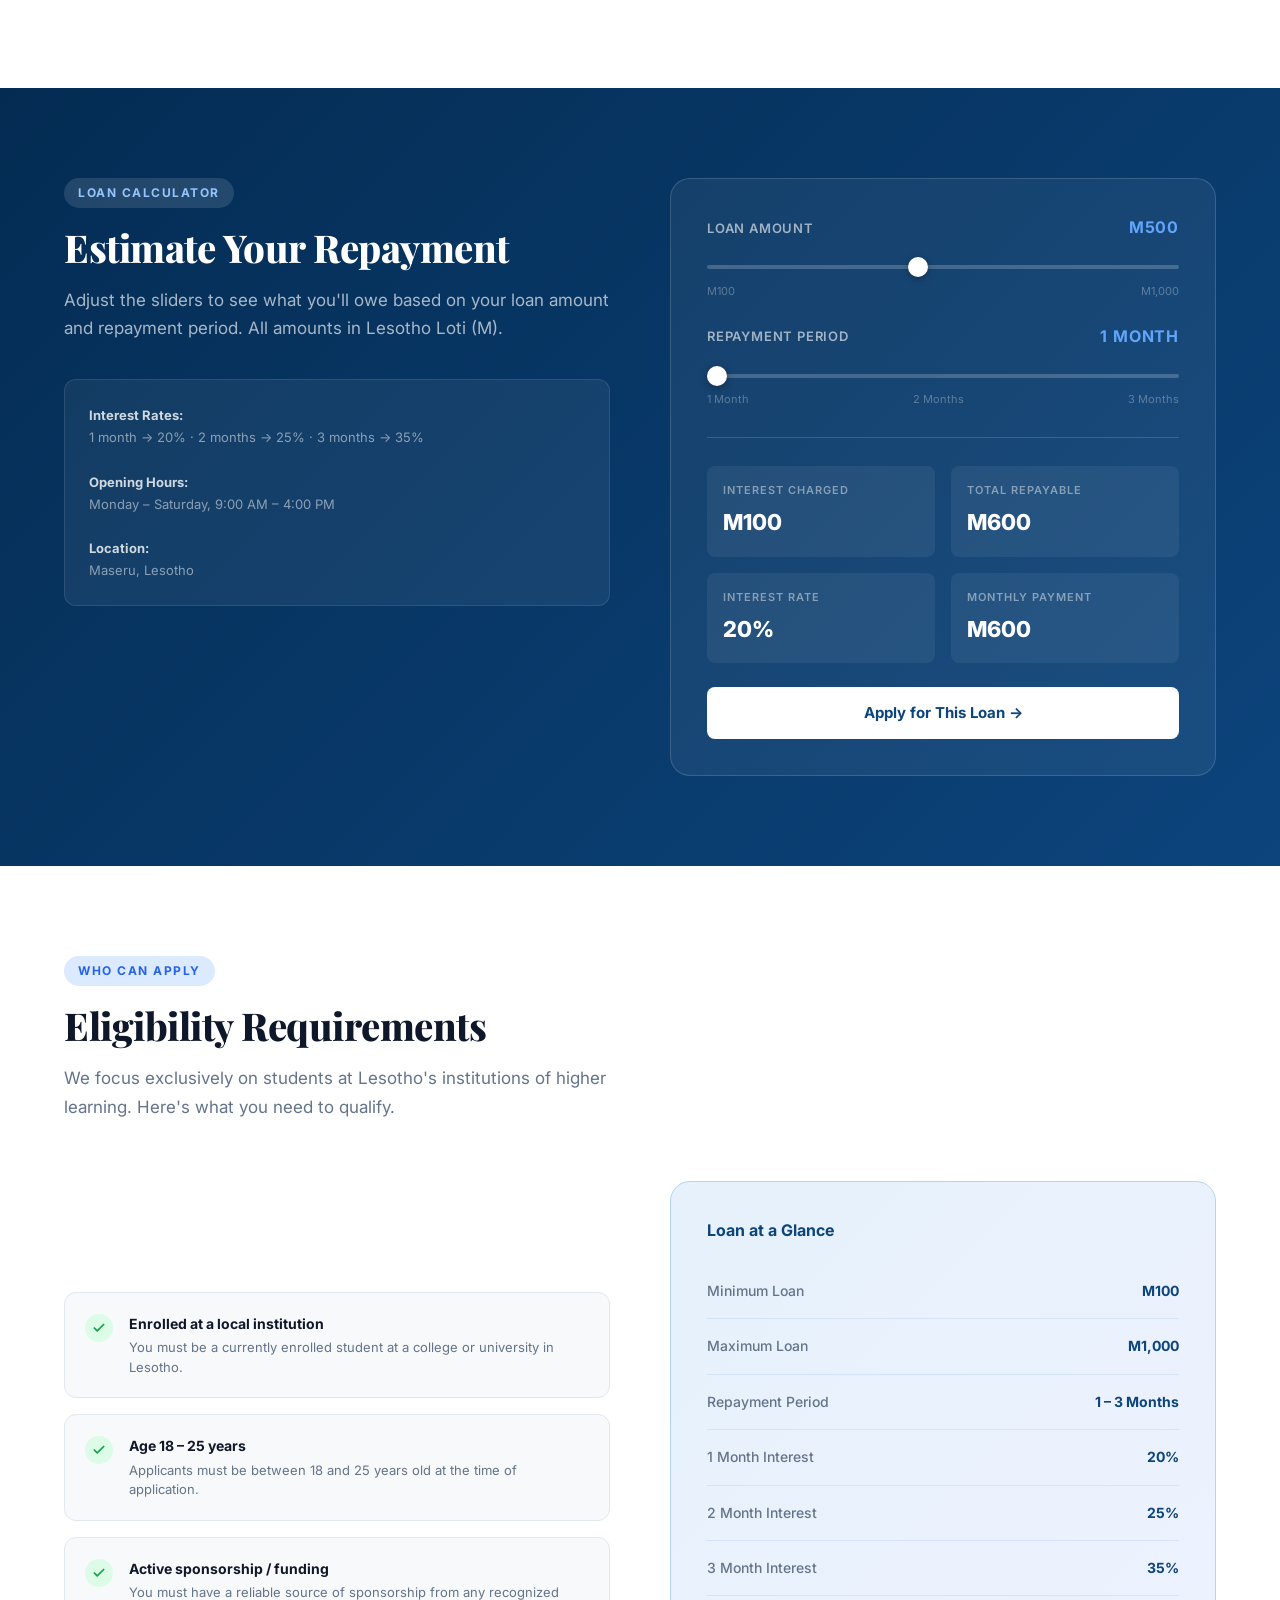
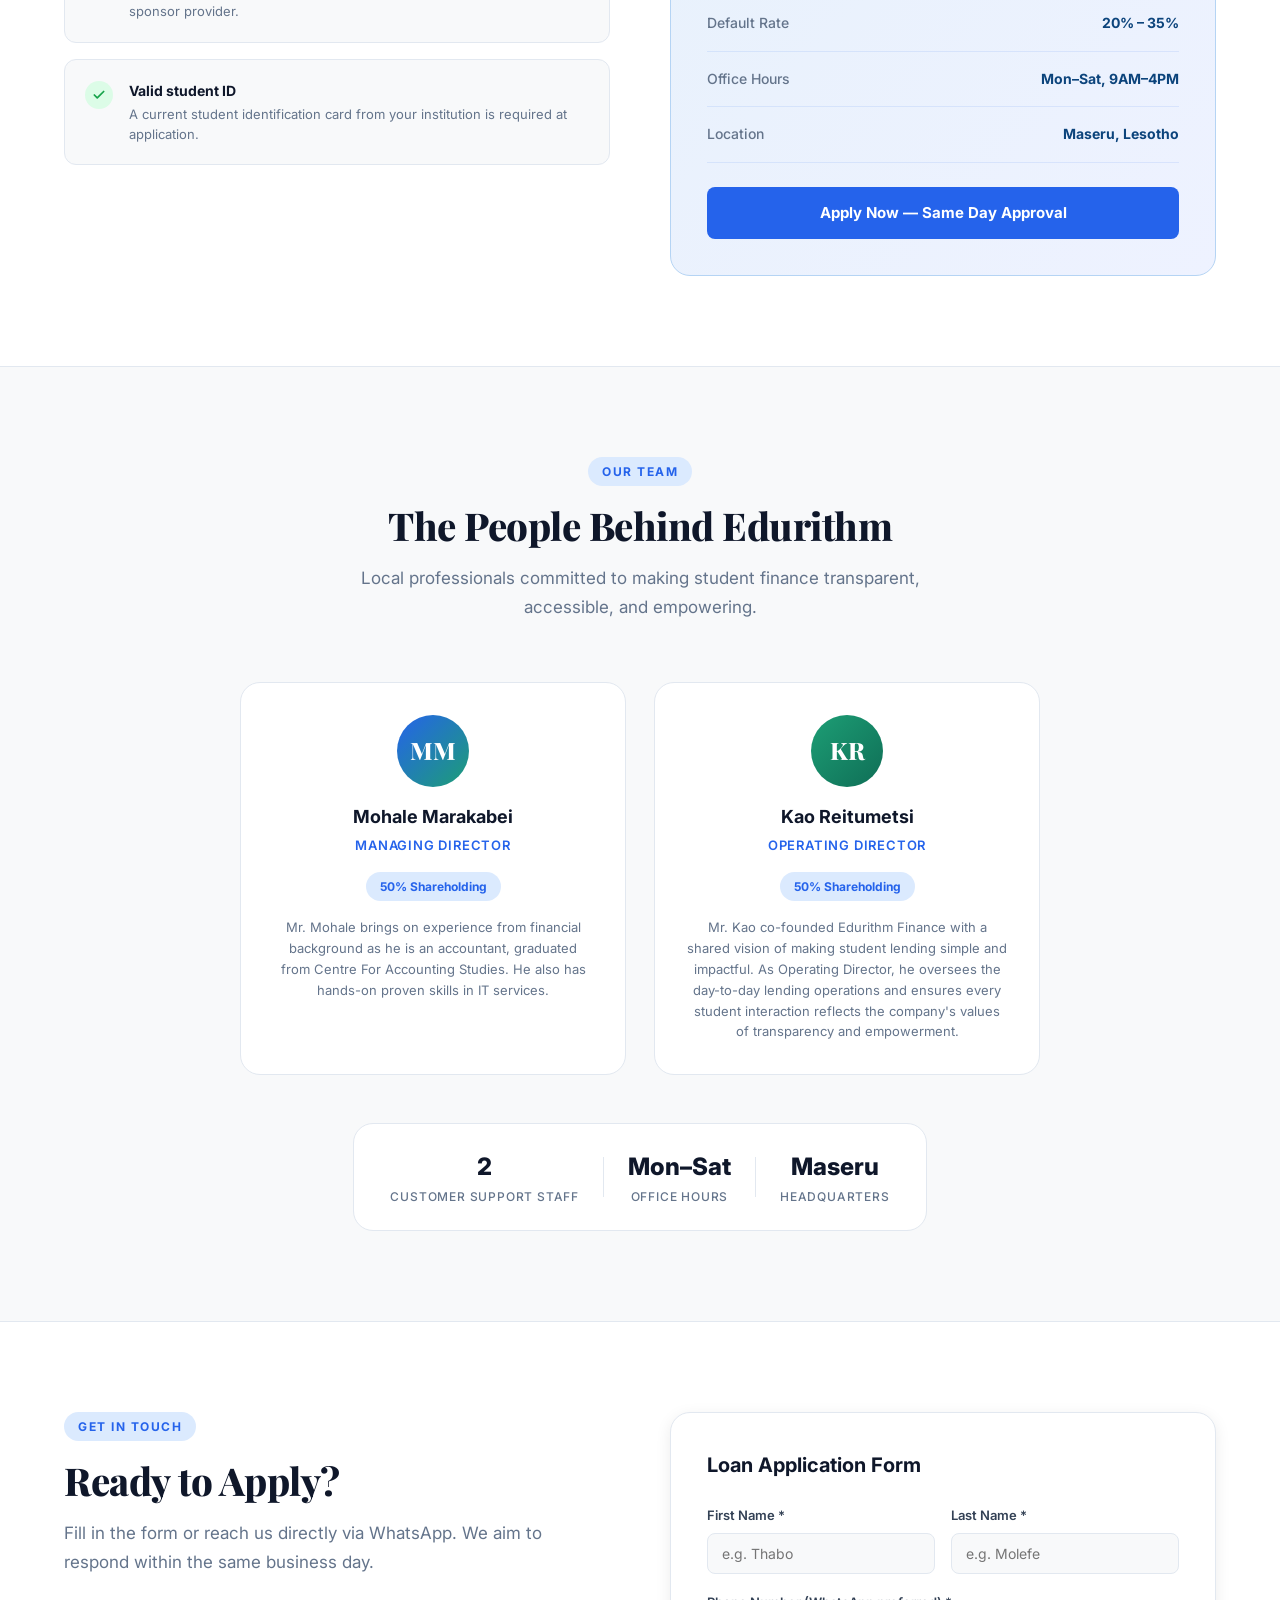
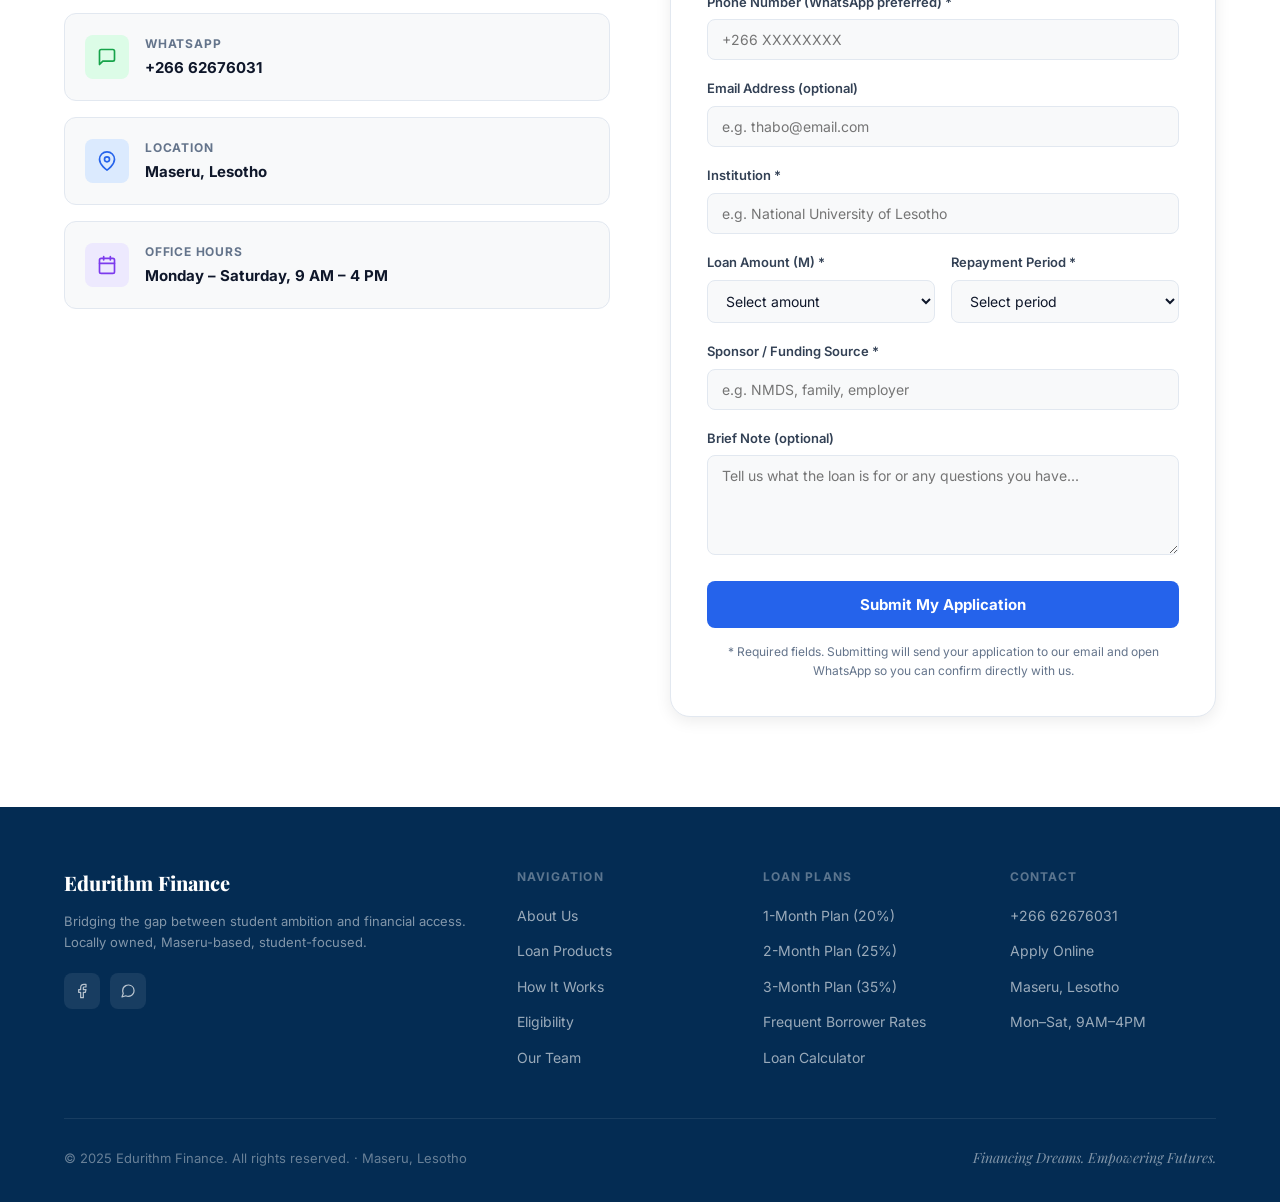
<file: edurithm_finance_website 2.html>
<!DOCTYPE html>
<html lang="en">
<head>
<meta charset="UTF-8" />
<meta name="viewport" content="width=device-width, initial-scale=1.0" />
<title>Edurithm Finance – Financing Dreams. Empowering Futures.</title>
<link href="https://fonts.googleapis.com/css2?family=Inter:wght@300;400;500;600;700;800&family=Playfair+Display:wght@700;800&display=swap" rel="stylesheet" />
<style>
  *, *::before, *::after { box-sizing: border-box; margin: 0; padding: 0; }

  :root {
    --blue-50: #E6F1FB;
    --blue-100: #B5D4F4;
    --blue-400: #378ADD;
    --blue-600: #185FA5;
    --blue-800: #0C447C;
    --blue-900: #042C53;
    --teal-50: #E1F5EE;
    --teal-400: #1D9E75;
    --teal-600: #0F6E56;
    --gray-50: #F8F9FA;
    --gray-100: #F1F3F5;
    --gray-200: #E9ECEF;
    --gray-400: #888780;
    --gray-600: #5F5E5A;
    --gray-800: #2C2C2A;
    --white: #ffffff;
    --accent: #2563EB;
    --accent-light: #DBEAFE;
    --accent-dark: #1D4ED8;
    --text-dark: #0F172A;
    --text-mid: #334155;
    --text-muted: #64748B;
    --border: #E2E8F0;
    --radius-sm: 8px;
    --radius-md: 12px;
    --radius-lg: 20px;
    --radius-xl: 32px;
    --shadow-sm: 0 1px 3px rgba(0,0,0,0.06), 0 1px 2px rgba(0,0,0,0.04);
    --shadow-md: 0 4px 16px rgba(0,0,0,0.08);
    --shadow-lg: 0 8px 32px rgba(0,0,0,0.10);
  }

  html { scroll-behavior: smooth; }

  body {
    font-family: 'Inter', sans-serif;
    background: var(--white);
    color: var(--text-dark);
    line-height: 1.6;
    overflow-x: hidden;
  }

  /* ─── NAV ─── */
  nav {
    position: fixed;
    top: 0; left: 0; right: 0;
    z-index: 100;
    background: rgba(255,255,255,0.95);
    backdrop-filter: blur(12px);
    border-bottom: 1px solid var(--border);
    padding: 0 5%;
    display: flex;
    align-items: center;
    justify-content: space-between;
    height: 64px;
  }

  .nav-logo {
    display: flex;
    align-items: center;
    gap: 10px;
    text-decoration: none;
  }

  .nav-logo-icon {
    width: 36px;
    height: 36px;
  }

  .nav-brand {
    font-size: 15px;
    font-weight: 700;
    color: var(--blue-800);
    letter-spacing: -0.3px;
    line-height: 1.2;
  }

  .nav-brand span {
    display: block;
    font-size: 10px;
    font-weight: 500;
    color: var(--accent);
    letter-spacing: 1.5px;
    text-transform: uppercase;
  }

  .nav-links {
    display: flex;
    align-items: center;
    gap: 32px;
    list-style: none;
  }

  .nav-links a {
    text-decoration: none;
    font-size: 14px;
    font-weight: 500;
    color: var(--text-mid);
    transition: color 0.2s;
  }

  .nav-links a:hover { color: var(--accent); }

  .nav-cta {
    background: var(--accent);
    color: #fff !important;
    padding: 9px 20px;
    border-radius: var(--radius-sm);
    font-weight: 600 !important;
    transition: background 0.2s !important;
  }

  .nav-cta:hover { background: var(--accent-dark) !important; color: #fff !important; }

  .nav-mobile-btn {
    display: none;
    background: none;
    border: none;
    cursor: pointer;
    flex-direction: column;
    gap: 5px;
    padding: 4px;
  }

  .nav-mobile-btn span {
    display: block;
    width: 24px;
    height: 2px;
    background: var(--text-dark);
    border-radius: 2px;
    transition: all 0.3s;
  }

  /* ─── HERO ─── */
  .hero {
    min-height: 100vh;
    background: linear-gradient(135deg, var(--blue-900) 0%, var(--blue-800) 50%, var(--blue-600) 100%);
    display: flex;
    align-items: center;
    padding: 100px 5% 60px;
    position: relative;
    overflow: hidden;
  }

  .hero::before {
    content: '';
    position: absolute;
    top: -20%;
    right: -10%;
    width: 600px;
    height: 600px;
    border-radius: 50%;
    background: rgba(55, 138, 221, 0.15);
    pointer-events: none;
  }

  .hero::after {
    content: '';
    position: absolute;
    bottom: -15%;
    left: -5%;
    width: 400px;
    height: 400px;
    border-radius: 50%;
    background: rgba(29, 158, 117, 0.10);
    pointer-events: none;
  }

  .hero-inner {
    max-width: 1200px;
    margin: 0 auto;
    width: 100%;
    display: grid;
    grid-template-columns: 1fr 1fr;
    gap: 60px;
    align-items: center;
    position: relative;
    z-index: 2;
  }

  .hero-tag {
    display: inline-flex;
    align-items: center;
    gap: 8px;
    background: rgba(255,255,255,0.12);
    border: 1px solid rgba(255,255,255,0.2);
    color: #93C5FD;
    font-size: 12px;
    font-weight: 600;
    letter-spacing: 1px;
    text-transform: uppercase;
    padding: 6px 14px;
    border-radius: 100px;
    margin-bottom: 24px;
  }

  .hero-tag::before {
    content: '';
    width: 6px;
    height: 6px;
    background: #34D399;
    border-radius: 50%;
  }

  .hero h1 {
    font-family: 'Playfair Display', serif;
    font-size: clamp(2.4rem, 4vw, 3.4rem);
    font-weight: 800;
    color: #ffffff;
    line-height: 1.15;
    margin-bottom: 20px;
    letter-spacing: -1px;
  }

  .hero h1 em {
    font-style: italic;
    color: #60A5FA;
  }

  .hero-sub {
    font-size: 17px;
    color: rgba(255,255,255,0.75);
    line-height: 1.7;
    margin-bottom: 36px;
    max-width: 480px;
  }

  .hero-actions {
    display: flex;
    gap: 14px;
    flex-wrap: wrap;
  }

  .btn-primary {
    display: inline-flex;
    align-items: center;
    gap: 8px;
    background: #ffffff;
    color: var(--blue-800);
    font-size: 15px;
    font-weight: 700;
    padding: 14px 28px;
    border-radius: var(--radius-sm);
    text-decoration: none;
    transition: all 0.2s;
    border: none;
    cursor: pointer;
  }

  .btn-primary:hover {
    background: var(--blue-50);
    transform: translateY(-1px);
    box-shadow: 0 6px 20px rgba(0,0,0,0.15);
  }

  .btn-secondary {
    display: inline-flex;
    align-items: center;
    gap: 8px;
    background: transparent;
    color: #ffffff;
    font-size: 15px;
    font-weight: 600;
    padding: 14px 28px;
    border-radius: var(--radius-sm);
    border: 1.5px solid rgba(255,255,255,0.4);
    text-decoration: none;
    transition: all 0.2s;
  }

  .btn-secondary:hover {
    background: rgba(255,255,255,0.1);
    border-color: rgba(255,255,255,0.7);
  }

  /* Hero stats */
  .hero-stats {
    display: flex;
    gap: 32px;
    margin-top: 48px;
    padding-top: 32px;
    border-top: 1px solid rgba(255,255,255,0.15);
  }

  .hero-stat-num {
    font-size: 26px;
    font-weight: 800;
    color: #ffffff;
    line-height: 1;
    margin-bottom: 4px;
  }

  .hero-stat-label {
    font-size: 12px;
    color: rgba(255,255,255,0.55);
    font-weight: 500;
    text-transform: uppercase;
    letter-spacing: 0.8px;
  }

  /* Hero card */
  .hero-card {
    background: rgba(255,255,255,0.06);
    backdrop-filter: blur(8px);
    border: 1px solid rgba(255,255,255,0.15);
    border-radius: var(--radius-lg);
    padding: 32px;
  }

  .hero-card-title {
    font-size: 13px;
    font-weight: 600;
    color: rgba(255,255,255,0.5);
    text-transform: uppercase;
    letter-spacing: 1px;
    margin-bottom: 20px;
  }

  .loan-amount-display {
    font-family: 'Playfair Display', serif;
    font-size: 52px;
    font-weight: 800;
    color: #ffffff;
    line-height: 1;
    margin-bottom: 4px;
  }

  .loan-amount-sub {
    font-size: 14px;
    color: rgba(255,255,255,0.5);
    margin-bottom: 28px;
  }

  .loan-features {
    display: flex;
    flex-direction: column;
    gap: 14px;
    margin-bottom: 28px;
  }

  .loan-feature {
    display: flex;
    align-items: center;
    gap: 12px;
    font-size: 14px;
    color: rgba(255,255,255,0.8);
  }

  .loan-feature-icon {
    width: 28px;
    height: 28px;
    border-radius: 50%;
    background: rgba(52, 211, 153, 0.2);
    display: flex;
    align-items: center;
    justify-content: center;
    flex-shrink: 0;
  }

  .loan-feature-icon svg {
    width: 14px;
    height: 14px;
    stroke: #34D399;
    fill: none;
    stroke-width: 2.5;
    stroke-linecap: round;
    stroke-linejoin: round;
  }

  .hero-contact-row {
    display: flex;
    align-items: center;
    gap: 10px;
    padding: 14px 16px;
    background: rgba(255,255,255,0.08);
    border-radius: var(--radius-sm);
    font-size: 14px;
    color: rgba(255,255,255,0.85);
    font-weight: 500;
  }

  .whatsapp-dot {
    width: 10px;
    height: 10px;
    background: #25D366;
    border-radius: 50%;
    flex-shrink: 0;
  }

  /* ─── SECTION BASE ─── */
  section { padding: 90px 5%; }

  .section-inner {
    max-width: 1200px;
    margin: 0 auto;
  }

  .section-tag {
    display: inline-block;
    font-size: 12px;
    font-weight: 700;
    letter-spacing: 1.5px;
    text-transform: uppercase;
    color: var(--accent);
    background: var(--accent-light);
    padding: 5px 14px;
    border-radius: 100px;
    margin-bottom: 16px;
  }

  .section-title {
    font-family: 'Playfair Display', serif;
    font-size: clamp(1.8rem, 3vw, 2.6rem);
    font-weight: 800;
    color: var(--text-dark);
    line-height: 1.2;
    letter-spacing: -0.5px;
    margin-bottom: 16px;
  }

  .section-sub {
    font-size: 17px;
    color: var(--text-muted);
    line-height: 1.7;
    max-width: 580px;
  }

  /* ─── ABOUT ─── */
  .about-grid {
    display: grid;
    grid-template-columns: 1fr 1fr;
    gap: 60px;
    align-items: center;
    margin-top: 60px;
  }

  .about-values {
    display: grid;
    grid-template-columns: 1fr 1fr;
    gap: 16px;
    margin-top: 32px;
  }

  .value-card {
    background: var(--gray-50);
    border: 1px solid var(--border);
    border-radius: var(--radius-md);
    padding: 20px;
  }

  .value-icon {
    width: 40px;
    height: 40px;
    border-radius: var(--radius-sm);
    background: var(--accent-light);
    display: flex;
    align-items: center;
    justify-content: center;
    margin-bottom: 12px;
  }

  .value-icon svg {
    width: 20px;
    height: 20px;
    stroke: var(--accent);
    fill: none;
    stroke-width: 2;
    stroke-linecap: round;
    stroke-linejoin: round;
  }

  .value-title {
    font-size: 14px;
    font-weight: 700;
    color: var(--text-dark);
    margin-bottom: 6px;
  }

  .value-desc {
    font-size: 13px;
    color: var(--text-muted);
    line-height: 1.5;
  }

  .about-visual {
    background: linear-gradient(135deg, var(--blue-50) 0%, #EEF2FF 100%);
    border-radius: var(--radius-lg);
    padding: 40px;
    text-align: center;
    border: 1px solid var(--blue-100);
  }

  .about-visual-logo {
    width: 100px;
    height: 100px;
    margin: 0 auto 24px;
    background: var(--white);
    border-radius: 50%;
    display: flex;
    align-items: center;
    justify-content: center;
    box-shadow: var(--shadow-md);
  }

  .about-quote {
    font-family: 'Playfair Display', serif;
    font-size: 18px;
    font-style: italic;
    color: var(--blue-800);
    line-height: 1.55;
    margin-bottom: 20px;
  }

  .about-mission-label {
    font-size: 12px;
    font-weight: 700;
    text-transform: uppercase;
    letter-spacing: 1.2px;
    color: var(--accent);
  }

  /* ─── LOAN PRODUCTS ─── */
  .products-bg {
    background: var(--gray-50);
    border-top: 1px solid var(--border);
    border-bottom: 1px solid var(--border);
  }

  .products-header {
    text-align: center;
    margin-bottom: 60px;
  }

  .products-header .section-sub {
    margin: 0 auto;
  }

  .products-grid {
    display: grid;
    grid-template-columns: repeat(3, 1fr);
    gap: 24px;
  }

  .product-card {
    background: var(--white);
    border: 1px solid var(--border);
    border-radius: var(--radius-lg);
    padding: 32px 28px;
    position: relative;
    transition: box-shadow 0.25s, transform 0.25s;
  }

  .product-card:hover {
    box-shadow: var(--shadow-lg);
    transform: translateY(-4px);
  }

  .product-card.featured {
    border-color: var(--accent);
    border-width: 2px;
  }

  .featured-badge {
    position: absolute;
    top: -14px;
    left: 50%;
    transform: translateX(-50%);
    background: var(--accent);
    color: #fff;
    font-size: 11px;
    font-weight: 700;
    letter-spacing: 0.8px;
    text-transform: uppercase;
    padding: 5px 16px;
    border-radius: 100px;
    white-space: nowrap;
  }

  .product-icon {
    width: 48px;
    height: 48px;
    border-radius: var(--radius-md);
    background: var(--accent-light);
    display: flex;
    align-items: center;
    justify-content: center;
    margin-bottom: 20px;
  }

  .product-icon svg {
    width: 24px;
    height: 24px;
    stroke: var(--accent);
    fill: none;
    stroke-width: 2;
    stroke-linecap: round;
    stroke-linejoin: round;
  }

  .product-name {
    font-size: 11px;
    font-weight: 700;
    text-transform: uppercase;
    letter-spacing: 1.5px;
    color: var(--text-muted);
    margin-bottom: 8px;
  }

  .product-title {
    font-size: 20px;
    font-weight: 700;
    color: var(--text-dark);
    margin-bottom: 12px;
  }

  .product-desc {
    font-size: 14px;
    color: var(--text-muted);
    line-height: 1.6;
    margin-bottom: 24px;
  }

  .product-detail {
    display: flex;
    align-items: center;
    justify-content: space-between;
    padding: 10px 0;
    border-top: 1px solid var(--border);
    font-size: 13px;
  }

  .product-detail-label { color: var(--text-muted); }
  .product-detail-value { font-weight: 600; color: var(--text-dark); }

  /* ─── HOW IT WORKS ─── */
  .how-header {
    text-align: center;
    margin-bottom: 70px;
  }

  .how-header .section-sub { margin: 0 auto; }

  .steps-grid {
    display: grid;
    grid-template-columns: repeat(4, 1fr);
    gap: 0;
    position: relative;
  }

  .steps-grid::before {
    content: '';
    position: absolute;
    top: 28px;
    left: calc(12.5% + 20px);
    right: calc(12.5% + 20px);
    height: 2px;
    background: linear-gradient(90deg, var(--accent), var(--teal-400));
    z-index: 0;
  }

  .step {
    text-align: center;
    padding: 0 16px;
    position: relative;
    z-index: 1;
  }

  .step-number {
    width: 56px;
    height: 56px;
    border-radius: 50%;
    background: var(--accent);
    color: #fff;
    font-size: 20px;
    font-weight: 800;
    display: flex;
    align-items: center;
    justify-content: center;
    margin: 0 auto 20px;
    box-shadow: 0 0 0 6px var(--accent-light);
  }

  .step-title {
    font-size: 16px;
    font-weight: 700;
    color: var(--text-dark);
    margin-bottom: 8px;
  }

  .step-desc {
    font-size: 13px;
    color: var(--text-muted);
    line-height: 1.6;
  }

  /* ─── LOAN CALCULATOR ─── */
  .calc-bg {
    background: linear-gradient(135deg, var(--blue-900) 0%, var(--blue-800) 100%);
  }

  .calc-inner {
    max-width: 1200px;
    margin: 0 auto;
    display: grid;
    grid-template-columns: 1fr 1fr;
    gap: 60px;
    align-items: start;
  }

  .calc-left .section-title { color: #fff; }
  .calc-left .section-sub { color: rgba(255,255,255,0.65); }
  .calc-left .section-tag { background: rgba(255,255,255,0.12); color: #93C5FD; }

  .calc-card {
    background: rgba(255,255,255,0.06);
    border: 1px solid rgba(255,255,255,0.15);
    border-radius: var(--radius-lg);
    padding: 36px;
  }

  .calc-field {
    margin-bottom: 24px;
  }

  .calc-label {
    font-size: 13px;
    font-weight: 600;
    color: rgba(255,255,255,0.6);
    text-transform: uppercase;
    letter-spacing: 0.8px;
    margin-bottom: 10px;
    display: flex;
    justify-content: space-between;
    align-items: center;
  }

  .calc-value {
    font-size: 16px;
    font-weight: 700;
    color: #60A5FA;
  }

  input[type="range"] {
    -webkit-appearance: none;
    appearance: none;
    width: 100%;
    height: 4px;
    border-radius: 4px;
    background: rgba(255,255,255,0.2);
    outline: none;
  }

  input[type="range"]::-webkit-slider-thumb {
    -webkit-appearance: none;
    width: 20px;
    height: 20px;
    border-radius: 50%;
    background: #ffffff;
    cursor: pointer;
    box-shadow: 0 2px 8px rgba(0,0,0,0.3);
  }

  .calc-results {
    margin-top: 28px;
    padding-top: 28px;
    border-top: 1px solid rgba(255,255,255,0.15);
    display: grid;
    grid-template-columns: 1fr 1fr;
    gap: 16px;
  }

  .calc-result-item {
    background: rgba(255,255,255,0.06);
    border-radius: var(--radius-sm);
    padding: 16px;
  }

  .calc-result-label {
    font-size: 11px;
    font-weight: 600;
    text-transform: uppercase;
    letter-spacing: 1px;
    color: rgba(255,255,255,0.45);
    margin-bottom: 6px;
  }

  .calc-result-num {
    font-size: 22px;
    font-weight: 800;
    color: #ffffff;
  }

  .calc-cta {
    display: block;
    text-align: center;
    background: #ffffff;
    color: var(--blue-800);
    font-size: 15px;
    font-weight: 700;
    padding: 14px;
    border-radius: var(--radius-sm);
    text-decoration: none;
    margin-top: 24px;
    transition: background 0.2s;
  }

  .calc-cta:hover { background: var(--blue-50); }

  /* ─── ELIGIBILITY ─── */
  .elig-grid {
    display: grid;
    grid-template-columns: 1fr 1fr;
    gap: 60px;
    align-items: center;
    margin-top: 60px;
  }

  .elig-list {
    display: flex;
    flex-direction: column;
    gap: 16px;
  }

  .elig-item {
    display: flex;
    gap: 16px;
    align-items: flex-start;
    padding: 20px;
    background: var(--gray-50);
    border: 1px solid var(--border);
    border-radius: var(--radius-md);
  }

  .elig-check {
    width: 28px;
    height: 28px;
    border-radius: 50%;
    background: #DCFCE7;
    display: flex;
    align-items: center;
    justify-content: center;
    flex-shrink: 0;
    margin-top: 1px;
  }

  .elig-check svg {
    width: 14px;
    height: 14px;
    stroke: #16A34A;
    fill: none;
    stroke-width: 3;
    stroke-linecap: round;
    stroke-linejoin: round;
  }

  .elig-text strong {
    display: block;
    font-size: 14px;
    font-weight: 700;
    color: var(--text-dark);
    margin-bottom: 3px;
  }

  .elig-text p {
    font-size: 13px;
    color: var(--text-muted);
    line-height: 1.5;
  }

  .elig-info-box {
    background: linear-gradient(135deg, var(--blue-50), #EEF2FF);
    border: 1px solid var(--blue-100);
    border-radius: var(--radius-lg);
    padding: 36px;
  }

  .info-row {
    display: flex;
    justify-content: space-between;
    align-items: center;
    padding: 16px 0;
    border-bottom: 1px solid rgba(37, 99, 235, 0.1);
    font-size: 14px;
  }

  .info-row:last-child { border-bottom: none; padding-bottom: 0; }
  .info-row:first-child { padding-top: 0; }

  .info-key { color: var(--text-muted); font-weight: 500; }

  .info-val {
    font-weight: 700;
    color: var(--blue-800);
    text-align: right;
  }

  /* ─── TEAM ─── */
  .team-bg { background: var(--gray-50); border-top: 1px solid var(--border); border-bottom: 1px solid var(--border); }

  .team-header {
    text-align: center;
    margin-bottom: 60px;
  }

  .team-header .section-sub { margin: 0 auto; }

  .team-grid {
    display: grid;
    grid-template-columns: repeat(2, 1fr);
    gap: 28px;
    max-width: 800px;
    margin: 0 auto;
  }

  .team-card {
    background: var(--white);
    border: 1px solid var(--border);
    border-radius: var(--radius-lg);
    padding: 32px;
    text-align: center;
    transition: box-shadow 0.25s;
  }

  .team-card:hover { box-shadow: var(--shadow-lg); }

  .team-avatar {
    width: 72px;
    height: 72px;
    border-radius: 50%;
    background: linear-gradient(135deg, var(--accent), var(--teal-400));
    display: flex;
    align-items: center;
    justify-content: center;
    font-family: 'Playfair Display', serif;
    font-size: 24px;
    font-weight: 800;
    color: #fff;
    margin: 0 auto 16px;
  }

  .team-name {
    font-size: 18px;
    font-weight: 700;
    color: var(--text-dark);
    margin-bottom: 4px;
  }

  .team-role {
    font-size: 13px;
    color: var(--accent);
    font-weight: 600;
    text-transform: uppercase;
    letter-spacing: 0.8px;
    margin-bottom: 16px;
  }

  .team-share {
    display: inline-flex;
    align-items: center;
    gap: 6px;
    background: var(--accent-light);
    color: var(--accent);
    font-size: 12px;
    font-weight: 700;
    padding: 5px 14px;
    border-radius: 100px;
    margin-bottom: 16px;
  }

  .team-bio {
    font-size: 13px;
    color: var(--text-muted);
    line-height: 1.6;
  }

  /* ─── CONTACT ─── */
  .contact-inner {
    max-width: 1200px;
    margin: 0 auto;
    display: grid;
    grid-template-columns: 1fr 1fr;
    gap: 60px;
    align-items: start;
  }

  .contact-methods {
    display: flex;
    flex-direction: column;
    gap: 16px;
    margin-top: 36px;
  }

  .contact-item {
    display: flex;
    align-items: center;
    gap: 16px;
    padding: 20px;
    background: var(--gray-50);
    border: 1px solid var(--border);
    border-radius: var(--radius-md);
  }

  .contact-icon-wrap {
    width: 44px;
    height: 44px;
    border-radius: var(--radius-sm);
    display: flex;
    align-items: center;
    justify-content: center;
    flex-shrink: 0;
  }

  .contact-icon-wrap.green { background: #DCFCE7; }
  .contact-icon-wrap.blue { background: var(--accent-light); }
  .contact-icon-wrap.purple { background: #EDE9FE; }

  .contact-icon-wrap svg {
    width: 20px;
    height: 20px;
    stroke-width: 2;
    stroke-linecap: round;
    stroke-linejoin: round;
    fill: none;
  }

  .contact-icon-wrap.green svg { stroke: #16A34A; }
  .contact-icon-wrap.blue svg { stroke: var(--accent); }
  .contact-icon-wrap.purple svg { stroke: #7C3AED; }

  .contact-label {
    font-size: 12px;
    font-weight: 700;
    text-transform: uppercase;
    letter-spacing: 0.8px;
    color: var(--text-muted);
    margin-bottom: 3px;
  }

  .contact-value {
    font-size: 15px;
    font-weight: 700;
    color: var(--text-dark);
  }

  /* Contact form */
  .contact-form {
    background: var(--white);
    border: 1px solid var(--border);
    border-radius: var(--radius-lg);
    padding: 36px;
    box-shadow: var(--shadow-md);
  }

  .form-title {
    font-size: 20px;
    font-weight: 700;
    color: var(--text-dark);
    margin-bottom: 24px;
  }

  .form-row {
    display: grid;
    grid-template-columns: 1fr 1fr;
    gap: 16px;
  }

  .form-group {
    margin-bottom: 18px;
  }

  .form-group label {
    display: block;
    font-size: 13px;
    font-weight: 600;
    color: var(--text-mid);
    margin-bottom: 7px;
  }

  .form-group input,
  .form-group select,
  .form-group textarea {
    width: 100%;
    padding: 11px 14px;
    border: 1.5px solid var(--border);
    border-radius: var(--radius-sm);
    font-size: 14px;
    font-family: 'Inter', sans-serif;
    color: var(--text-dark);
    background: var(--gray-50);
    transition: border-color 0.2s;
    outline: none;
  }

  .form-group input:focus,
  .form-group select:focus,
  .form-group textarea:focus {
    border-color: var(--accent);
    background: var(--white);
  }

  .form-group textarea { resize: vertical; min-height: 100px; }

  .form-submit {
    width: 100%;
    background: var(--accent);
    color: #fff;
    font-size: 15px;
    font-weight: 700;
    padding: 14px;
    border: none;
    border-radius: var(--radius-sm);
    cursor: pointer;
    transition: background 0.2s;
    font-family: 'Inter', sans-serif;
  }

  .form-submit:hover { background: var(--accent-dark); }

  .form-note {
    text-align: center;
    font-size: 12px;
    color: var(--text-muted);
    margin-top: 14px;
  }

  /* ─── FOOTER ─── */
  footer {
    background: var(--blue-900);
    padding: 60px 5% 32px;
    color: rgba(255,255,255,0.65);
  }

  .footer-inner {
    max-width: 1200px;
    margin: 0 auto;
  }

  .footer-top {
    display: grid;
    grid-template-columns: 2fr 1fr 1fr 1fr;
    gap: 40px;
    margin-bottom: 48px;
  }

  .footer-brand {
    font-family: 'Playfair Display', serif;
    font-size: 20px;
    font-weight: 800;
    color: #fff;
    margin-bottom: 12px;
  }

  .footer-tagline {
    font-size: 13px;
    color: rgba(255,255,255,0.5);
    line-height: 1.6;
    margin-bottom: 20px;
  }

  .footer-social {
    display: flex;
    gap: 10px;
  }

  .social-btn {
    width: 36px;
    height: 36px;
    border-radius: var(--radius-sm);
    background: rgba(255,255,255,0.08);
    display: flex;
    align-items: center;
    justify-content: center;
    transition: background 0.2s;
    text-decoration: none;
  }

  .social-btn:hover { background: rgba(255,255,255,0.18); }

  .social-btn svg {
    width: 16px;
    height: 16px;
    stroke: rgba(255,255,255,0.7);
    fill: none;
    stroke-width: 1.8;
    stroke-linecap: round;
    stroke-linejoin: round;
  }

  .footer-col-title {
    font-size: 12px;
    font-weight: 700;
    text-transform: uppercase;
    letter-spacing: 1.2px;
    color: rgba(255,255,255,0.35);
    margin-bottom: 16px;
  }

  .footer-links {
    display: flex;
    flex-direction: column;
    gap: 10px;
    list-style: none;
  }

  .footer-links a {
    text-decoration: none;
    font-size: 14px;
    color: rgba(255,255,255,0.6);
    transition: color 0.2s;
  }

  .footer-links a:hover { color: #ffffff; }

  .footer-bottom {
    border-top: 1px solid rgba(255,255,255,0.08);
    padding-top: 28px;
    display: flex;
    justify-content: space-between;
    align-items: center;
    font-size: 13px;
  }

  .footer-bottom-left { color: rgba(255,255,255,0.4); }

  .footer-bottom-right {
    font-family: 'Playfair Display', serif;
    font-style: italic;
    color: rgba(255,255,255,0.5);
    font-size: 14px;
  }

  /* ─── SUCCESS TOAST ─── */
  .toast {
    position: fixed;
    bottom: 32px;
    right: 32px;
    background: var(--blue-800);
    color: #fff;
    padding: 16px 24px;
    border-radius: var(--radius-md);
    font-size: 14px;
    font-weight: 600;
    box-shadow: var(--shadow-lg);
    transform: translateY(120px);
    opacity: 0;
    transition: all 0.4s cubic-bezier(0.34, 1.56, 0.64, 1);
    z-index: 200;
    display: flex;
    align-items: center;
    gap: 10px;
  }

  .toast.show {
    transform: translateY(0);
    opacity: 1;
  }

  .toast-icon {
    width: 22px;
    height: 22px;
    border-radius: 50%;
    background: #34D399;
    display: flex;
    align-items: center;
    justify-content: center;
    flex-shrink: 0;
  }

  /* ─── MOBILE ─── */
  @media (max-width: 900px) {
    .hero-inner { grid-template-columns: 1fr; }
    .hero-card { display: none; }
    .about-grid { grid-template-columns: 1fr; }
    .about-visual { order: -1; }
    .products-grid { grid-template-columns: 1fr; }
    .steps-grid { grid-template-columns: 1fr 1fr; }
    .steps-grid::before { display: none; }
    .calc-inner { grid-template-columns: 1fr; }
    .elig-grid { grid-template-columns: 1fr; }
    .team-grid { grid-template-columns: 1fr; }
    .contact-inner { grid-template-columns: 1fr; }
    .footer-top { grid-template-columns: 1fr 1fr; }
    .footer-bottom { flex-direction: column; gap: 12px; text-align: center; }
    .nav-links { display: none; }
    .nav-mobile-btn { display: flex; }
    .about-values { grid-template-columns: 1fr; }
    .form-row { grid-template-columns: 1fr; }
  }

  @media (max-width: 600px) {
    section { padding: 60px 5%; }
    .hero { padding: 100px 5% 60px; }
    .hero h1 { font-size: 2rem; }
    .steps-grid { grid-template-columns: 1fr; }
    .footer-top { grid-template-columns: 1fr; }
    .hero-stats { flex-direction: column; gap: 16px; }
  }
</style>
</head>
<body>

<!-- ─── NAV ─── -->
<nav id="mainNav">
  <a href="#home" class="nav-logo">
    <svg class="nav-logo-icon" viewBox="0 0 60 60" fill="none" xmlns="http://www.w3.org/2000/svg">
      <circle cx="30" cy="30" r="30" fill="#EFF6FF"/>
      <path d="M20 38 L28 22" stroke="#2563EB" stroke-width="3" stroke-linecap="round"/>
      <path d="M28 22 L36 30" stroke="#2563EB" stroke-width="3" stroke-linecap="round"/>
      <path d="M36 30 L44 14" stroke="#1D9E75" stroke-width="3" stroke-linecap="round"/>
      <circle cx="36" cy="30" r="4" fill="#2563EB"/>
      <rect x="16" y="38" width="29" height="3" rx="1.5" fill="#CBD5E1"/>
      <path d="M26 33 L30 29 L34 33" stroke="#1D9E75" stroke-width="2" stroke-linecap="round" stroke-linejoin="round"/>
    </svg>
    <div class="nav-brand">
      EDURITHM
      <span>Finance</span>
    </div>
  </a>

  <ul class="nav-links">
    <li><a href="#about">About</a></li>
    <li><a href="#loans">Loans</a></li>
    <li><a href="#how">How It Works</a></li>
    <li><a href="#eligibility">Eligibility</a></li>
    <li><a href="#team">Team</a></li>
    <li><a href="#contact" class="nav-cta">Apply Now</a></li>
  </ul>

  <button class="nav-mobile-btn" onclick="toggleMobileMenu()" aria-label="Toggle menu">
    <span></span><span></span><span></span>
  </button>
</nav>

<!-- ─── HERO ─── -->
<section class="hero" id="home">
  <div class="hero-inner">
    <div class="hero-left">
      <div class="hero-tag">Student Finance · Maseru, Lesotho</div>
      <h1>Financing <em>Dreams.</em><br/>Empowering Futures.</h1>
      <p class="hero-sub">
        Edurithm Finance bridges the gap between ambition and access for students at Lesotho's institutions of higher learning. Get up to M1,000 — same day approval.
      </p>
      <div class="hero-actions">
        <a href="#contact" class="btn-primary">
          <svg width="16" height="16" fill="none" stroke="currentColor" stroke-width="2.5" stroke-linecap="round" stroke-linejoin="round" viewBox="0 0 24 24"><path d="M5 12h14M12 5l7 7-7 7"/></svg>
          Apply Now
        </a>
        <a href="#loans" class="btn-secondary">View Loan Plans</a>
      </div>
      <div class="hero-stats">
        <div>
          <div class="hero-stat-num">M1,000</div>
          <div class="hero-stat-label">Max Loan</div>
        </div>
        <div>
          <div class="hero-stat-num">Same Day</div>
          <div class="hero-stat-label">Approval</div>
        </div>
        <div>
          <div class="hero-stat-num">1–3 Mo.</div>
          <div class="hero-stat-label">Repayment</div>
        </div>
      </div>
    </div>

    <div class="hero-card">
      <p class="hero-card-title">Student Loan — Quick Overview</p>
      <div class="loan-amount-display">M1,000</div>
      <p class="loan-amount-sub">Maximum available loan amount</p>

      <div class="loan-features">
        <div class="loan-feature">
          <div class="loan-feature-icon">
            <svg viewBox="0 0 24 24"><path d="M20 6L9 17l-5-5"/></svg>
          </div>
          Flexible repayment: 1 to 3 months
        </div>
        <div class="loan-feature">
          <div class="loan-feature-icon">
            <svg viewBox="0 0 24 24"><path d="M20 6L9 17l-5-5"/></svg>
          </div>
          Same-day approval process
        </div>
        <div class="loan-feature">
          <div class="loan-feature-icon">
            <svg viewBox="0 0 24 24"><path d="M20 6L9 17l-5-5"/></svg>
          </div>
          Reduced interest for returning borrowers
        </div>
        <div class="loan-feature">
          <div class="loan-feature-icon">
            <svg viewBox="0 0 24 24"><path d="M20 6L9 17l-5-5"/></svg>
          </div>
          Local team — based in Maseru
        </div>
      </div>

      <div class="hero-contact-row">
        <div class="whatsapp-dot"></div>
        WhatsApp us: &nbsp;<strong style="color:#fff">+266 62676031</strong>
      </div>
    </div>
  </div>
</section>

<!-- ─── ABOUT ─── -->
<section id="about">
  <div class="section-inner">
    <div class="about-grid">
      <div>
        <span class="section-tag">Who We Are</span>
        <h2 class="section-title">Built for Students,<br/>By Locals</h2>
        <p class="section-sub">
          Edurithm Finance is a locally-driven financial services provider designed to support students from Lesotho's institutions of higher learning. We understand the gap between ambition and access — and we fill it.
        </p>

        <div class="about-values">
          <div class="value-card">
            <div class="value-icon">
              <svg viewBox="0 0 24 24"><path d="M12 22s8-4 8-10V5l-8-3-8 3v7c0 6 8 10 8 10z"/></svg>
            </div>
            <div class="value-title">Access & Equity</div>
            <div class="value-desc">Every student deserves education, regardless of financial background.</div>
          </div>
          <div class="value-card">
            <div class="value-icon">
              <svg viewBox="0 0 24 24"><circle cx="12" cy="12" r="10"/><path d="M12 8v4l3 3"/></svg>
            </div>
            <div class="value-title">Integrity & Transparency</div>
            <div class="value-desc">Honest, open financial practices in every student interaction.</div>
          </div>
          <div class="value-card">
            <div class="value-icon">
              <svg viewBox="0 0 24 24"><path d="M13 2L3 14h9l-1 8 10-12h-9l1-8z"/></svg>
            </div>
            <div class="value-title">Empowerment</div>
            <div class="value-desc">Uplifting students to succeed on their academic journey.</div>
          </div>
          <div class="value-card">
            <div class="value-icon">
              <svg viewBox="0 0 24 24"><path d="M17 21v-2a4 4 0 0 0-4-4H5a4 4 0 0 0-4 4v2"/><circle cx="9" cy="7" r="4"/><path d="M23 21v-2a4 4 0 0 0-3-3.87M16 3.13a4 4 0 0 1 0 7.75"/></svg>
            </div>
            <div class="value-title">Community-Centric</div>
            <div class="value-desc">Tailored to the unique needs of students in Lesotho.</div>
          </div>
        </div>
      </div>

      <div class="about-visual">
        <div class="about-visual-logo">
          <svg width="56" height="56" viewBox="0 0 60 60" fill="none">
            <path d="M16 40 L26 20" stroke="#2563EB" stroke-width="3.5" stroke-linecap="round"/>
            <path d="M26 20 L36 30" stroke="#2563EB" stroke-width="3.5" stroke-linecap="round"/>
            <path d="M36 30 L46 12" stroke="#1D9E75" stroke-width="3.5" stroke-linecap="round"/>
            <circle cx="36" cy="30" r="5" fill="#2563EB"/>
            <rect x="12" y="41" width="35" height="4" rx="2" fill="#CBD5E1"/>
          </svg>
        </div>
        <p class="about-quote">"To become the leading catalyst of Lesotho education advancement by providing smart, accessible and sustainable financial solutions."</p>
        <p class="about-mission-label">Our Vision</p>

        <div style="margin-top:28px; padding-top:24px; border-top:1px solid rgba(37,99,235,0.12);">
          <p style="font-size:14px; color:var(--text-muted); line-height:1.65;">
            Our mission is to provide <strong style="color:var(--blue-800)">innovative, reliable, and student-focused</strong> financial solutions that remove educational barriers, support academic achievement, and invest in the future of Lesotho's youth.
          </p>
        </div>
      </div>
    </div>
  </div>
</section>

<!-- ─── LOAN PRODUCTS ─── -->
<section class="products-bg" id="loans">
  <div class="section-inner">
    <div class="products-header">
      <span class="section-tag">Our Products</span>
      <h2 class="section-title">Loan Plans for Every Student</h2>
      <p class="section-sub">Choose the repayment period that works for you. The longer you take, the more the interest — but we keep it simple and transparent.</p>
    </div>

    <div class="products-grid">
      <!-- 1 Month -->
      <div class="product-card">
        <div class="product-icon">
          <svg viewBox="0 0 24 24"><rect x="3" y="4" width="18" height="18" rx="2"/><line x1="16" y1="2" x2="16" y2="6"/><line x1="8" y1="2" x2="8" y2="6"/><line x1="3" y1="10" x2="21" y2="10"/></svg>
        </div>
        <p class="product-name">Repayment Plan</p>
        <p class="product-title">1-Month Loan</p>
        <p class="product-desc">Cover urgent academic expenses fast. The quickest way to borrow — minimal interest, maximum speed.</p>
        <div class="product-detail">
          <span class="product-detail-label">Interest Rate</span>
          <span class="product-detail-value" style="color:var(--accent)">20%</span>
        </div>
        <div class="product-detail">
          <span class="product-detail-label">Loan Range</span>
          <span class="product-detail-value">M100 – M1,000</span>
        </div>
        <div class="product-detail">
          <span class="product-detail-label">Approval</span>
          <span class="product-detail-value" style="color:#16A34A">Same Day</span>
        </div>
      </div>

      <!-- 2 Month -->
      <div class="product-card featured">
        <div class="featured-badge">Most Popular</div>
        <div class="product-icon" style="background:#EDE9FE">
          <svg viewBox="0 0 24 24" style="stroke:#7C3AED"><circle cx="12" cy="12" r="10"/><polyline points="12 6 12 12 16 14"/></svg>
        </div>
        <p class="product-name">Repayment Plan</p>
        <p class="product-title">2-Month Loan</p>
        <p class="product-desc">A balanced option for students who need a little breathing room to repay after their sponsorship arrives.</p>
        <div class="product-detail">
          <span class="product-detail-label">Interest Rate</span>
          <span class="product-detail-value" style="color:var(--accent)">25%</span>
        </div>
        <div class="product-detail">
          <span class="product-detail-label">Loan Range</span>
          <span class="product-detail-value">M100 – M1,000</span>
        </div>
        <div class="product-detail">
          <span class="product-detail-label">Approval</span>
          <span class="product-detail-value" style="color:#16A34A">Same Day</span>
        </div>
      </div>

      <!-- 3 Month -->
      <div class="product-card">
        <div class="product-icon" style="background:#DCFCE7">
          <svg viewBox="0 0 24 24" style="stroke:#16A34A"><path d="M12 2v20M2 12h20"/></svg>
        </div>
        <p class="product-name">Repayment Plan</p>
        <p class="product-title">3-Month Loan</p>
        <p class="product-desc">Maximum flexibility for students planning over a full semester. Spread costs across three months with ease.</p>
        <div class="product-detail">
          <span class="product-detail-label">Interest Rate</span>
          <span class="product-detail-value" style="color:var(--accent)">30%</span>
        </div>
        <div class="product-detail">
          <span class="product-detail-label">Loan Range</span>
          <span class="product-detail-value">M100 – M1,000</span>
        </div>
        <div class="product-detail">
          <span class="product-detail-label">Approval</span>
          <span class="product-detail-value" style="color:#16A34A">Same Day</span>
        </div>
      </div>
    </div>

    <div style="margin-top:28px; padding:20px 24px; background:rgba(37,99,235,0.06); border:1px solid rgba(37,99,235,0.15); border-radius:var(--radius-md); display:flex; align-items:center; gap:14px; font-size:14px; color:var(--text-mid);">
      <svg width="20" height="20" fill="none" stroke="#2563EB" stroke-width="2" stroke-linecap="round" stroke-linejoin="round" viewBox="0 0 24 24"><circle cx="12" cy="12" r="10"/><line x1="12" y1="8" x2="12" y2="12"/><line x1="12" y1="16" x2="12.01" y2="16"/></svg>
      <span><strong>Frequent borrower benefit:</strong> Become a returning customer and enjoy reduced interest rates as a loyalty reward.</span>
    </div>
  </div>
</section>

<!-- ─── HOW IT WORKS ─── -->
<section id="how">
  <div class="section-inner">
    <div class="how-header">
      <span class="section-tag">Process</span>
      <h2 class="section-title">Get Your Loan in 4 Simple Steps</h2>
      <p class="section-sub">We've made borrowing as easy as possible so you can focus on what matters — your studies.</p>
    </div>

    <div class="steps-grid">
      <div class="step">
        <div class="step-number">1</div>
        <h3 class="step-title">Contact Us</h3>
        <p class="step-desc">Reach out via WhatsApp or our contact form. Tell us what you need and we'll guide you from there.</p>
      </div>
      <div class="step">
        <div class="step-number">2</div>
        <h3 class="step-title">Submit Documents</h3>
        <p class="step-desc">Provide your student ID, institution enrollment proof, and your sponsor's details for assessment.</p>
      </div>
      <div class="step">
        <div class="step-number">3</div>
        <h3 class="step-title">Same-Day Approval</h3>
        <p class="step-desc">Our team reviews your application quickly. Most loans are approved the same business day.</p>
      </div>
      <div class="step">
        <div class="step-number">4</div>
        <h3 class="step-title">Receive Funds</h3>
        <p class="step-desc">Money is disbursed promptly. Repay within your chosen plan — 1, 2, or 3 months.</p>
      </div>
    </div>
  </div>
</section>

<!-- ─── LOAN CALCULATOR ─── -->
<section class="calc-bg" id="calculator">
  <div class="calc-inner">
    <div class="calc-left">
      <span class="section-tag">Loan Calculator</span>
      <h2 class="section-title" style="color:#fff">Estimate Your Repayment</h2>
      <p class="section-sub">Adjust the sliders to see what you'll owe based on your loan amount and repayment period. All amounts in Lesotho Loti (M).</p>

      <div style="margin-top:36px; padding:24px; background:rgba(255,255,255,0.06); border:1px solid rgba(255,255,255,0.1); border-radius:var(--radius-md);">
        <p style="font-size:13px; color:rgba(255,255,255,0.5); line-height:1.7;">
          <strong style="color:rgba(255,255,255,0.8)">Interest Rates:</strong><br/>
          1 month → 20% · 2 months → 25% · 3 months → 35%<br/><br/>
          <strong style="color:rgba(255,255,255,0.8)">Opening Hours:</strong><br/>
          Monday – Saturday, 9:00 AM – 4:00 PM<br/><br/>
          <strong style="color:rgba(255,255,255,0.8)">Location:</strong><br/>
          Maseru, Lesotho
        </p>
      </div>
    </div>

    <div class="calc-card">
      <div class="calc-field">
        <div class="calc-label">
          Loan Amount
          <span class="calc-value" id="amountDisplay">M500</span>
        </div>
        <input type="range" min="100" max="1000" step="50" value="500" id="loanAmount" oninput="calcUpdate()" />
        <div style="display:flex; justify-content:space-between; font-size:11px; color:rgba(255,255,255,0.3); margin-top:6px;">
          <span>M100</span><span>M1,000</span>
        </div>
      </div>

      <div class="calc-field">
        <div class="calc-label">
          Repayment Period
          <span class="calc-value" id="monthsDisplay">1 Month</span>
        </div>
        <input type="range" min="1" max="3" step="1" value="1" id="loanMonths" oninput="calcUpdate()" />
        <div style="display:flex; justify-content:space-between; font-size:11px; color:rgba(255,255,255,0.3); margin-top:6px;">
          <span>1 Month</span><span>2 Months</span><span>3 Months</span>
        </div>
      </div>

      <div class="calc-results">
        <div class="calc-result-item">
          <div class="calc-result-label">Interest Charged</div>
          <div class="calc-result-num" id="interestDisplay">M100</div>
        </div>
        <div class="calc-result-item">
          <div class="calc-result-label">Total Repayable</div>
          <div class="calc-result-num" id="totalDisplay">M600</div>
        </div>
        <div class="calc-result-item">
          <div class="calc-result-label">Interest Rate</div>
          <div class="calc-result-num" id="rateDisplay">20%</div>
        </div>
        <div class="calc-result-item">
          <div class="calc-result-label">Monthly Payment</div>
          <div class="calc-result-num" id="monthlyDisplay">M600</div>
        </div>
      </div>

      <a href="#contact" class="calc-cta">Apply for This Loan →</a>
    </div>
  </div>
</section>

<!-- ─── ELIGIBILITY ─── -->
<section id="eligibility">
  <div class="section-inner">
    <span class="section-tag">Who Can Apply</span>
    <h2 class="section-title">Eligibility Requirements</h2>
    <p class="section-sub">We focus exclusively on students at Lesotho's institutions of higher learning. Here's what you need to qualify.</p>

    <div class="elig-grid">
      <div class="elig-list">
        <div class="elig-item">
          <div class="elig-check">
            <svg viewBox="0 0 24 24"><polyline points="20 6 9 17 4 12"/></svg>
          </div>
          <div class="elig-text">
            <strong>Enrolled at a local institution</strong>
            <p>You must be a currently enrolled student at a college or university in Lesotho.</p>
          </div>
        </div>
        <div class="elig-item">
          <div class="elig-check">
            <svg viewBox="0 0 24 24"><polyline points="20 6 9 17 4 12"/></svg>
          </div>
          <div class="elig-text">
            <strong>Age 18 – 25 years</strong>
            <p>Applicants must be between 18 and 25 years old at the time of application.</p>
          </div>
        </div>
        <div class="elig-item">
          <div class="elig-check">
            <svg viewBox="0 0 24 24"><polyline points="20 6 9 17 4 12"/></svg>
          </div>
          <div class="elig-text">
            <strong>Active sponsorship / funding</strong>
            <p>You must have a reliable source of sponsorship from any recognized sponsor provider.</p>
          </div>
        </div>
        <div class="elig-item">
          <div class="elig-check">
            <svg viewBox="0 0 24 24"><polyline points="20 6 9 17 4 12"/></svg>
          </div>
          <div class="elig-text">
            <strong>Valid student ID</strong>
            <p>A current student identification card from your institution is required at application.</p>
          </div>
        </div>
      </div>

      <div class="elig-info-box">
        <h3 style="font-size:16px; font-weight:700; color:var(--blue-800); margin-bottom:20px;">Loan at a Glance</h3>
        <div class="info-row">
          <span class="info-key">Minimum Loan</span>
          <span class="info-val">M100</span>
        </div>
        <div class="info-row">
          <span class="info-key">Maximum Loan</span>
          <span class="info-val">M1,000</span>
        </div>
        <div class="info-row">
          <span class="info-key">Repayment Period</span>
          <span class="info-val">1 – 3 Months</span>
        </div>
        <div class="info-row">
          <span class="info-key">1 Month Interest</span>
          <span class="info-val">20%</span>
        </div>
        <div class="info-row">
          <span class="info-key">2 Month Interest</span>
          <span class="info-val">25%</span>
        </div>
        <div class="info-row">
          <span class="info-key">3 Month Interest</span>
          <span class="info-val">35%</span>
        </div>
        <div class="info-row">
          <span class="info-key">Default Rate</span>
          <span class="info-val">20% – 35%</span>
        </div>
        <div class="info-row">
          <span class="info-key">Office Hours</span>
          <span class="info-val">Mon–Sat, 9AM–4PM</span>
        </div>
        <div class="info-row">
          <span class="info-key">Location</span>
          <span class="info-val">Maseru, Lesotho</span>
        </div>
        <div style="margin-top:24px;">
          <a href="#contact" class="btn-primary" style="background:var(--accent); color:#fff; display:flex; justify-content:center;">
            Apply Now — Same Day Approval
          </a>
        </div>
      </div>
    </div>
  </div>
</section>

<!-- ─── TEAM ─── -->
<section class="team-bg" id="team">
  <div class="section-inner">
    <div class="team-header">
      <span class="section-tag">Our Team</span>
      <h2 class="section-title">The People Behind Edurithm</h2>
      <p class="section-sub">Local professionals committed to making student finance transparent, accessible, and empowering.</p>
    </div>

    <div class="team-grid">
      <div class="team-card">
        <div class="team-avatar">MM</div>
        <h3 class="team-name">Mohale Marakabei</h3>
        <p class="team-role">Managing Director</p>
        <div class="team-share">50% Shareholding</div>
        <p class="team-bio">
          Mr. Mohale brings on experience from financial background as he is an accountant, graduated from Centre For Accounting Studies. He also has hands-on proven skills in IT services.
        </p>
      </div>
      <div class="team-card">
        <div class="team-avatar" style="background:linear-gradient(135deg,#1D9E75,#0F6E56)">KR</div>
        <h3 class="team-name">Kao Reitumetsi</h3>
        <p class="team-role">Operating Director</p>
        <div class="team-share">50% Shareholding</div>
        <p class="team-bio">
          Mr. Kao co-founded Edurithm Finance with a shared vision of making student lending simple and impactful. As Operating Director, he oversees the day-to-day lending operations and ensures every student interaction reflects the company's values of transparency and empowerment.
        </p>
      </div>
    </div>

    <div style="margin-top:48px; text-align:center;">
      <div style="display:inline-flex; gap:24px; align-items:center; padding:24px 36px; background:var(--white); border:1px solid var(--border); border-radius:var(--radius-lg);">
        <div>
          <div style="font-size:24px; font-weight:800; color:var(--text-dark);">2</div>
          <div style="font-size:12px; color:var(--text-muted); font-weight:500; text-transform:uppercase; letter-spacing:0.8px;">Customer Support Staff</div>
        </div>
        <div style="width:1px; height:40px; background:var(--border);"></div>
        <div>
          <div style="font-size:24px; font-weight:800; color:var(--text-dark);">Mon–Sat</div>
          <div style="font-size:12px; color:var(--text-muted); font-weight:500; text-transform:uppercase; letter-spacing:0.8px;">Office Hours</div>
        </div>
        <div style="width:1px; height:40px; background:var(--border);"></div>
        <div>
          <div style="font-size:24px; font-weight:800; color:var(--text-dark);">Maseru</div>
          <div style="font-size:12px; color:var(--text-muted); font-weight:500; text-transform:uppercase; letter-spacing:0.8px;">Headquarters</div>
        </div>
      </div>
    </div>
  </div>
</section>

<!-- ─── CONTACT ─── -->
<section id="contact">
  <div class="contact-inner">
    <div>
      <span class="section-tag">Get In Touch</span>
      <h2 class="section-title">Ready to Apply?</h2>
      <p class="section-sub">Fill in the form or reach us directly via WhatsApp. We aim to respond within the same business day.</p>

      <div class="contact-methods">
        <div class="contact-item">
          <div class="contact-icon-wrap green">
            <svg viewBox="0 0 24 24"><path d="M21 15a2 2 0 0 1-2 2H7l-4 4V5a2 2 0 0 1 2-2h14a2 2 0 0 1 2 2z"/></svg>
          </div>
          <div>
            <p class="contact-label">WhatsApp</p>
            <p class="contact-value">+266 62676031</p>
          </div>
        </div>
        <div class="contact-item">
          <div class="contact-icon-wrap blue">
            <svg viewBox="0 0 24 24"><path d="M21 10c0 7-9 13-9 13s-9-6-9-13a9 9 0 0 1 18 0z"/><circle cx="12" cy="10" r="3"/></svg>
          </div>
          <div>
            <p class="contact-label">Location</p>
            <p class="contact-value">Maseru, Lesotho</p>
          </div>
        </div>
        <div class="contact-item">
          <div class="contact-icon-wrap purple">
            <svg viewBox="0 0 24 24"><rect x="3" y="4" width="18" height="18" rx="2"/><line x1="16" y1="2" x2="16" y2="6"/><line x1="8" y1="2" x2="8" y2="6"/><line x1="3" y1="10" x2="21" y2="10"/></svg>
          </div>
          <div>
            <p class="contact-label">Office Hours</p>
            <p class="contact-value">Monday – Saturday, 9 AM – 4 PM</p>
          </div>
        </div>
      </div>
    </div>

    <div class="contact-form">
      <h3 class="form-title">Loan Application Form</h3>

      <!-- Step indicator -->
      <div id="formStep1">
        <div class="form-row">
          <div class="form-group">
            <label>First Name *</label>
            <input type="text" placeholder="e.g. Thabo" id="fname" />
          </div>
          <div class="form-group">
            <label>Last Name *</label>
            <input type="text" placeholder="e.g. Molefe" id="lname" />
          </div>
        </div>
        <div class="form-group">
          <label>Phone Number (WhatsApp preferred) *</label>
          <input type="tel" placeholder="+266 XXXXXXXX" id="phone" />
        </div>
        <div class="form-group">
          <label>Email Address (optional)</label>
          <input type="email" placeholder="e.g. thabo@email.com" id="email" />
        </div>
        <div class="form-group">
          <label>Institution *</label>
          <input type="text" placeholder="e.g. National University of Lesotho" id="institution" />
        </div>
        <div class="form-row">
          <div class="form-group">
            <label>Loan Amount (M) *</label>
            <select id="loanAmt">
              <option value="">Select amount</option>
              <option>M100 – M250</option>
              <option>M251 – M500</option>
              <option>M501 – M750</option>
              <option>M751 – M1,000</option>
            </select>
          </div>
          <div class="form-group">
            <label>Repayment Period *</label>
            <select id="repay">
              <option value="">Select period</option>
              <option>1 Month (20%)</option>
              <option>2 Months (25%)</option>
              <option>3 Months (35%)</option>
            </select>
          </div>
        </div>
        <div class="form-group">
          <label>Sponsor / Funding Source *</label>
          <input type="text" placeholder="e.g. NMDS, family, employer" id="sponsor" />
        </div>
        <div class="form-group">
          <label>Brief Note (optional)</label>
          <textarea placeholder="Tell us what the loan is for or any questions you have..." id="note"></textarea>
        </div>
        <button class="form-submit" onclick="submitForm()">Submit My Application</button>
        <p class="form-note">* Required fields. Submitting will send your application to our email and open WhatsApp so you can confirm directly with us.</p>
      </div>

      <!-- Success state -->
      <div id="formSuccess" style="display:none; text-align:center; padding:40px 20px;">
        <div style="width:64px;height:64px;border-radius:50%;background:#DCFCE7;display:flex;align-items:center;justify-content:center;margin:0 auto 20px;">
          <svg width="28" height="28" fill="none" stroke="#16A34A" stroke-width="2.5" stroke-linecap="round" stroke-linejoin="round" viewBox="0 0 24 24"><polyline points="20 6 9 17 4 12"/></svg>
        </div>
        <h3 style="font-size:20px;font-weight:700;color:var(--text-dark);margin-bottom:10px;">Application Received!</h3>
        <p style="font-size:14px;color:var(--text-muted);line-height:1.7;margin-bottom:24px;">
          Your details have been emailed to our team at <strong>mtshepo388@gmail.com</strong>.<br/>
          A WhatsApp message has also been prepared — please <strong>tap the button below to send it</strong> to complete your application.
        </p>
        <a id="whatsappLink" href="#" target="_blank" style="display:inline-flex;align-items:center;gap:10px;background:#25D366;color:#fff;font-size:15px;font-weight:700;padding:14px 28px;border-radius:8px;text-decoration:none;margin-bottom:16px;">
          <svg width="18" height="18" fill="none" stroke="#fff" stroke-width="2" stroke-linecap="round" stroke-linejoin="round" viewBox="0 0 24 24"><path d="M21 11.5a8.38 8.38 0 0 1-.9 3.8 8.5 8.5 0 0 1-7.6 4.7 8.38 8.38 0 0 1-3.8-.9L3 21l1.9-5.7a8.38 8.38 0 0 1-.9-3.8 8.5 8.5 0 0 1 4.7-7.6 8.38 8.38 0 0 1 3.8-.9h.5a8.48 8.48 0 0 1 8 8v.5z"/></svg>
          Send via WhatsApp
        </a>
        <br/>
        <button onclick="resetForm()" style="background:none;border:none;color:var(--text-muted);font-size:13px;cursor:pointer;text-decoration:underline;font-family:inherit;">Submit another application</button>
      </div>
    </div>
  </div>
</section>

<!-- ─── FOOTER ─── -->
<footer>
  <div class="footer-inner">
    <div class="footer-top">
      <div>
        <p class="footer-brand">Edurithm Finance</p>
        <p class="footer-tagline">Bridging the gap between student ambition and financial access. Locally owned, Maseru-based, student-focused.</p>
        <div class="footer-social">
          <a href="#" class="social-btn" aria-label="Facebook">
            <svg viewBox="0 0 24 24"><path d="M18 2h-3a5 5 0 0 0-5 5v3H7v4h3v8h4v-8h3l1-4h-4V7a1 1 0 0 1 1-1h3z"/></svg>
          </a>
          <a href="https://wa.me/26662676031" class="social-btn" aria-label="WhatsApp">
            <svg viewBox="0 0 24 24"><path d="M21 11.5a8.38 8.38 0 0 1-.9 3.8 8.5 8.5 0 0 1-7.6 4.7 8.38 8.38 0 0 1-3.8-.9L3 21l1.9-5.7a8.38 8.38 0 0 1-.9-3.8 8.5 8.5 0 0 1 4.7-7.6 8.38 8.38 0 0 1 3.8-.9h.5a8.48 8.48 0 0 1 8 8v.5z"/></svg>
          </a>
        </div>
      </div>

      <div>
        <p class="footer-col-title">Navigation</p>
        <ul class="footer-links">
          <li><a href="#about">About Us</a></li>
          <li><a href="#loans">Loan Products</a></li>
          <li><a href="#how">How It Works</a></li>
          <li><a href="#eligibility">Eligibility</a></li>
          <li><a href="#team">Our Team</a></li>
        </ul>
      </div>

      <div>
        <p class="footer-col-title">Loan Plans</p>
        <ul class="footer-links">
          <li><a href="#loans">1-Month Plan (20%)</a></li>
          <li><a href="#loans">2-Month Plan (25%)</a></li>
          <li><a href="#loans">3-Month Plan (35%)</a></li>
          <li><a href="#loans">Frequent Borrower Rates</a></li>
          <li><a href="#calculator">Loan Calculator</a></li>
        </ul>
      </div>

      <div>
        <p class="footer-col-title">Contact</p>
        <ul class="footer-links">
          <li><a href="https://wa.me/26662676031">+266 62676031</a></li>
          <li><a href="#contact">Apply Online</a></li>
          <li><a href="#">Maseru, Lesotho</a></li>
          <li><a href="#">Mon–Sat, 9AM–4PM</a></li>
        </ul>
      </div>
    </div>

    <div class="footer-bottom">
      <p class="footer-bottom-left">© 2025 Edurithm Finance. All rights reserved. · Maseru, Lesotho</p>
      <p class="footer-bottom-right">Financing Dreams. Empowering Futures.</p>
    </div>
  </div>
</footer>

<!-- Toast -->
<div class="toast" id="toast">
  <div class="toast-icon">
    <svg width="12" height="12" fill="none" stroke="#fff" stroke-width="3" stroke-linecap="round" stroke-linejoin="round" viewBox="0 0 24 24"><polyline points="20 6 9 17 4 12"/></svg>
  </div>
  Application submitted! We'll contact you via WhatsApp shortly.
</div>

<script>
  /* ─── Calculator ─── */
  function calcUpdate() {
    var amount = parseInt(document.getElementById('loanAmount').value);
    var months = parseInt(document.getElementById('loanMonths').value);
    var rates = {1: 0.20, 2: 0.25, 3: 0.35};
    var rate = rates[months];
    var interest = Math.round(amount * rate);
    var total = amount + interest;
    var monthly = Math.round(total / months);

    document.getElementById('amountDisplay').textContent = 'M' + amount;
    document.getElementById('monthsDisplay').textContent = months + (months === 1 ? ' Month' : ' Months');
    document.getElementById('interestDisplay').textContent = 'M' + interest;
    document.getElementById('totalDisplay').textContent = 'M' + total;
    document.getElementById('rateDisplay').textContent = (rate * 100) + '%';
    document.getElementById('monthlyDisplay').textContent = 'M' + monthly;
  }

  /* ─── Form Submit — WhatsApp + Email (Formspree) ─── */
  async function submitForm() {
    var fname     = document.getElementById('fname').value.trim();
    var lname     = document.getElementById('lname').value.trim();
    var phone     = document.getElementById('phone').value.trim();
    var email     = document.getElementById('email').value.trim();
    var institution = document.getElementById('institution').value.trim();
    var loanAmt   = document.getElementById('loanAmt').value;
    var repay     = document.getElementById('repay').value;
    var sponsor   = document.getElementById('sponsor').value.trim();
    var note      = document.getElementById('note').value.trim();

    if (!fname || !phone || !institution || !loanAmt || !repay || !sponsor) {
      alert('Please fill in all required fields before submitting.');
      return;
    }

    var btn = document.querySelector('.form-submit');
    btn.textContent = 'Sending...';
    btn.disabled = true;

    /* 1. Send email via Formspree */
    try {
      await fetch('https://formspree.io/f/mlgyojve', {
        method: 'POST',
        headers: { 'Content-Type': 'application/json', 'Accept': 'application/json' },
        body: JSON.stringify({
          'Full Name'       : fname + ' ' + lname,
          'Phone'           : phone,
          'Email'           : email || 'Not provided',
          'Institution'     : institution,
          'Loan Amount'     : loanAmt,
          'Repayment Period': repay,
          'Sponsor'         : sponsor,
          'Note'            : note || 'None',
          '_subject'        : 'New Loan Application — ' + fname + ' ' + lname
        })
      });
    } catch(e) {
      console.warn('Email send failed:', e);
    }

    /* 2. Open WhatsApp with pre-filled message */
    var waMsg =
      'Hello Edurithm Finance 👋\n\n' +
      'I would like to apply for a student loan.\n\n' +
      '📋 *Application Details*\n' +
      '• Name: ' + fname + ' ' + lname + '\n' +
      '• Phone: ' + phone + '\n' +
      '• Institution: ' + institution + '\n' +
      '• Loan Amount: ' + loanAmt + '\n' +
      '• Repayment Plan: ' + repay + '\n' +
      '• Sponsor/Funding: ' + sponsor + '\n' +
      (note ? '• Note: ' + note + '\n' : '') +
      '\nPlease assist me with the next steps. Thank you!';

    var waURL = 'https://wa.me/26662676031?text=' + encodeURIComponent(waMsg);
    window.open(waURL, '_blank');

    /* 3. Show success state */
    document.getElementById('formStep1').style.display = 'none';
    document.getElementById('formSuccess').style.display = 'block';

    btn.textContent = 'Submit My Application';
    btn.disabled = false;
  }

  /* ─── Reset form back to blank ─── */
  function resetForm() {
    ['fname','lname','phone','email','institution','sponsor','note'].forEach(function(id) {
      var el = document.getElementById(id);
      if (el) el.value = '';
    });
    document.getElementById('loanAmt').value = '';
    document.getElementById('repay').value = '';
    document.getElementById('formSuccess').style.display = 'none';
    document.getElementById('formStep1').style.display = 'block';
  }

  /* ─── Nav scroll effect ─── */
  window.addEventListener('scroll', function() {
    var nav = document.getElementById('mainNav');
    if (window.scrollY > 20) {
      nav.style.boxShadow = '0 2px 24px rgba(0,0,0,0.08)';
    } else {
      nav.style.boxShadow = 'none';
    }
  });

  /* ─── Mobile menu ─── */
  function toggleMobileMenu() {
    var links = document.querySelector('.nav-links');
    if (links.style.display === 'flex') {
      links.style.display = 'none';
    } else {
      links.style.display = 'flex';
      links.style.flexDirection = 'column';
      links.style.position = 'absolute';
      links.style.top = '64px';
      links.style.left = '0';
      links.style.right = '0';
      links.style.background = '#fff';
      links.style.padding = '16px 5%';
      links.style.borderBottom = '1px solid #E2E8F0';
      links.style.gap = '20px';
      links.style.zIndex = '99';
    }
  }

  /* Close mobile menu on link click */
  document.querySelectorAll('.nav-links a').forEach(function(link) {
    link.addEventListener('click', function() {
      var links = document.querySelector('.nav-links');
      if (window.innerWidth < 900) {
        links.style.display = 'none';
      }
    });
  });

  calcUpdate();
</script>
</body>
</html>
</file>
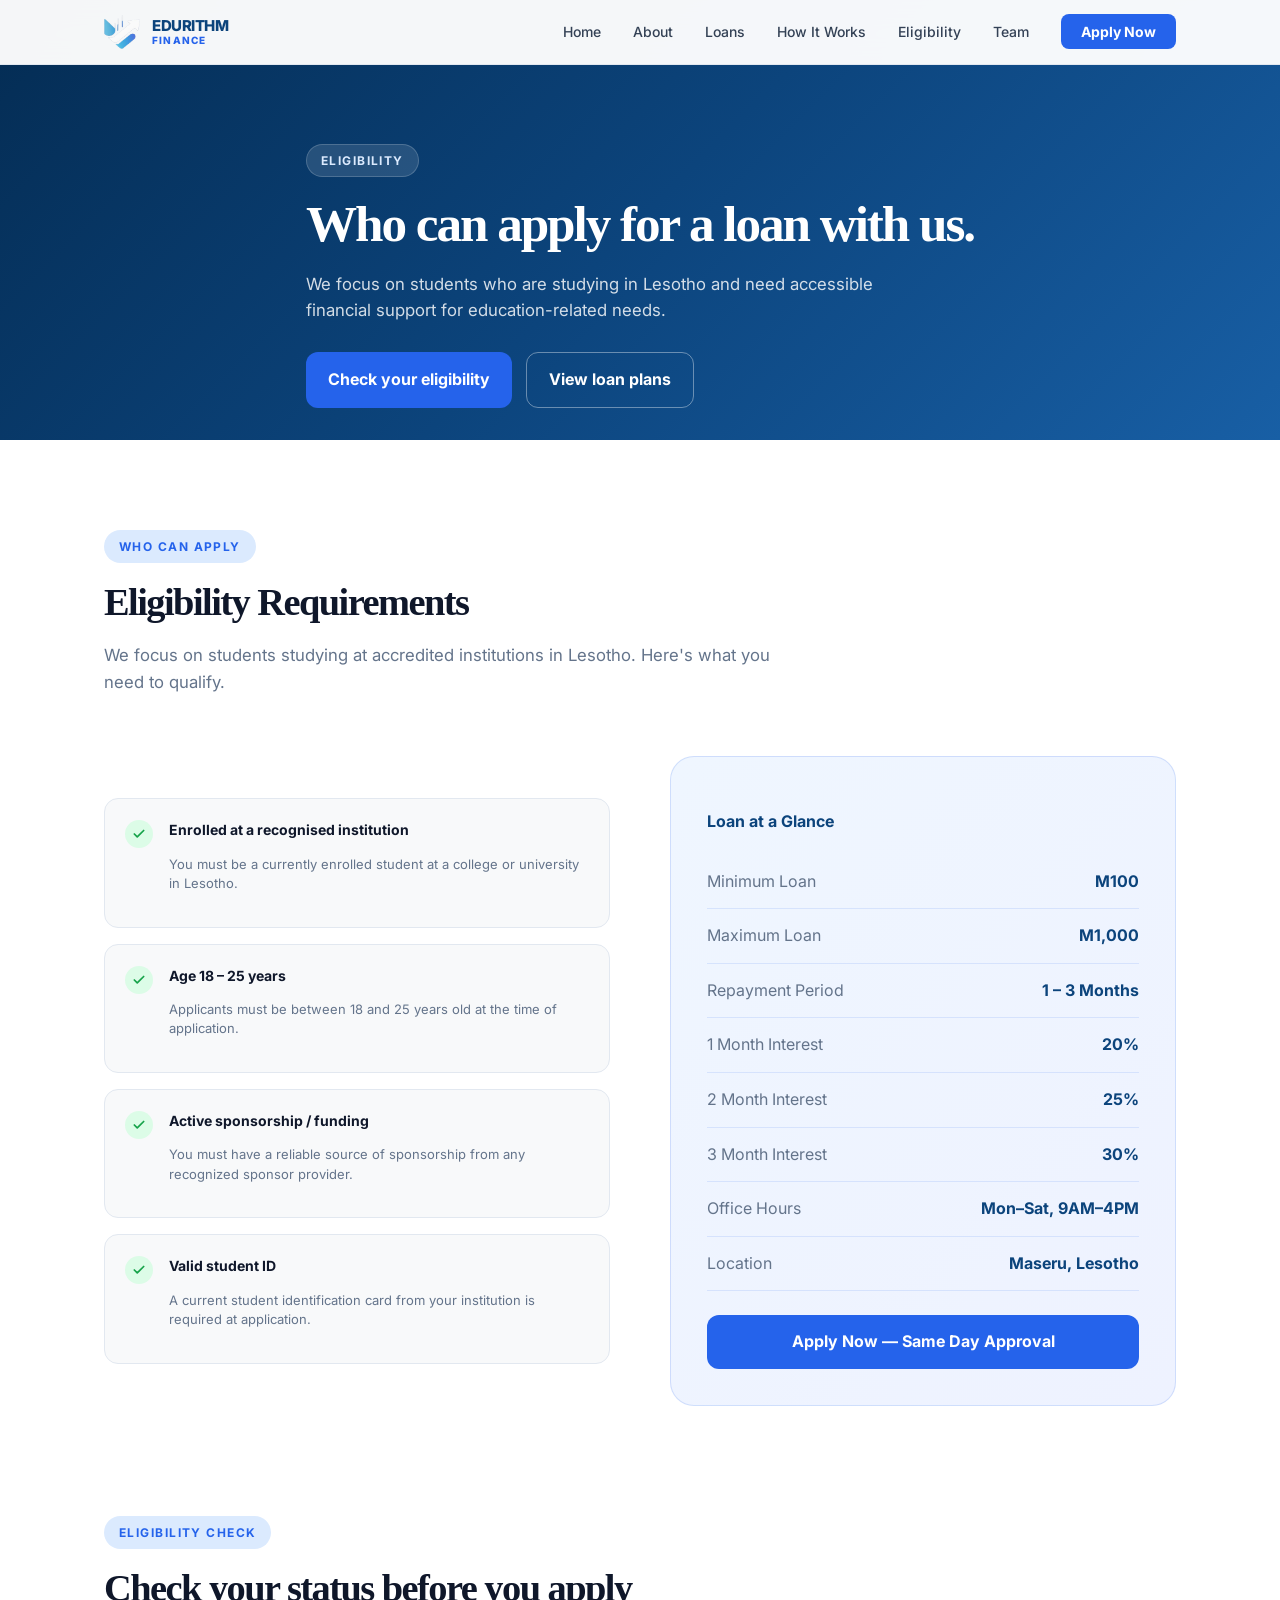
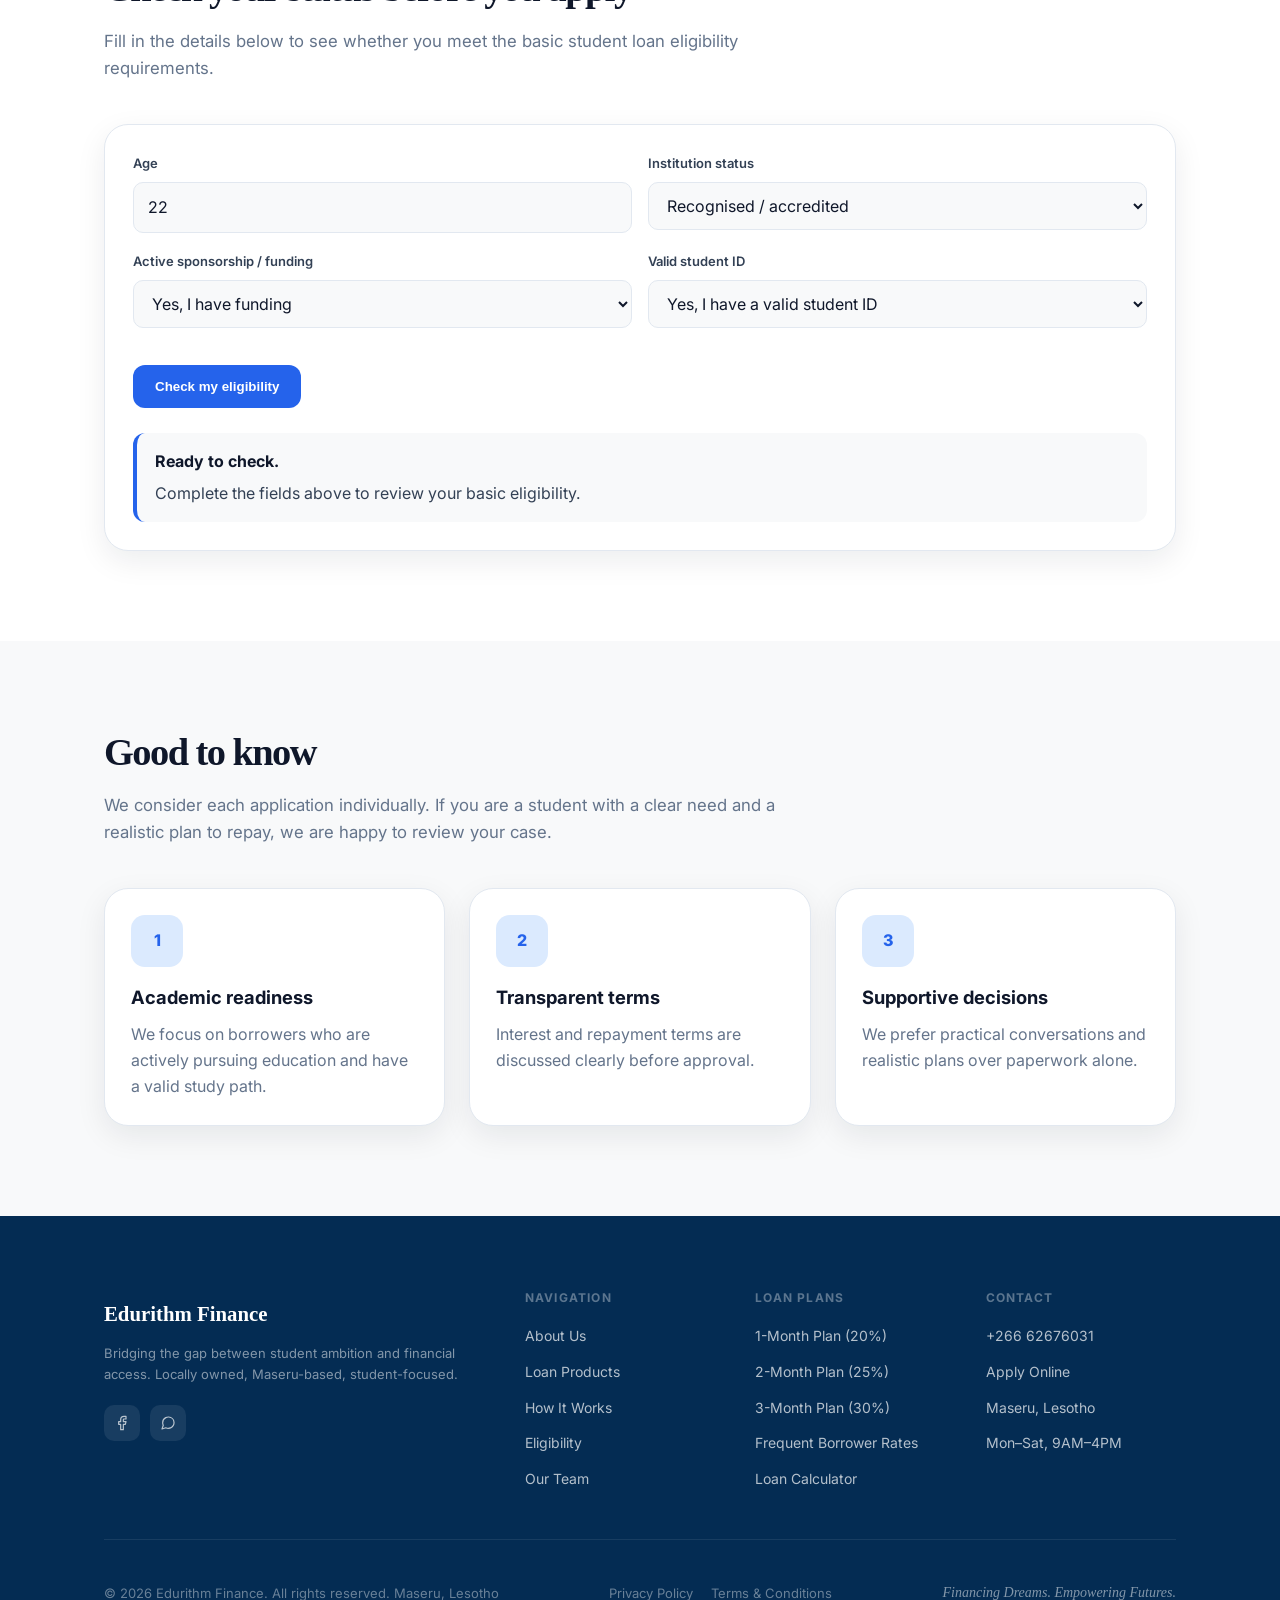
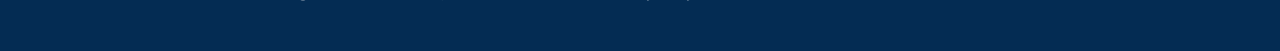
<file: eligibility.html>
<!DOCTYPE html>
<html lang="en">
  <head>
    <meta charset="UTF-8" />
    <meta name="viewport" content="width=device-width, initial-scale=1.0" />
    <title>Eligibility | Edurithm Finance</title>
    <link rel="preconnect" href="https://fonts.googleapis.com" />
    <link rel="preconnect" href="https://fonts.gstatic.com" crossorigin />
    <link href="https://fonts.googleapis.com/css2?family=Inter:wght@400;500;600;700;800&display=swap" rel="stylesheet" />
    <link rel="icon" type="image/png" href="assets/logo-icon.png" />
    <link rel="stylesheet" href="page.css" />
  </head>
  <body>
    <nav>
      <div class="nav-inner">
        <a href="index.html" class="nav-logo" aria-label="Edurithm Finance home">
          <img src="assets/logo-icon.png" alt="Edurithm Finance logo" class="nav-logo-icon"/>
          <span class="nav-brand">EDURITHM<small>Finance</small></span>
        </a>
        <ul class="nav-links">
          <li><a href="index.html">Home</a></li>
          <li><a href="about.html">About</a></li>
          <li><a href="loans.html">Loans</a></li>
          <li><a href="how-it-works.html">How It Works</a></li>
          <li><a href="eligibility.html">Eligibility</a></li>
          <li><a href="team.html">Team</a></li>
          <li><a href="apply-now.html" class="nav-cta">Apply Now</a></li>
        </ul>
        <button class="nav-mobile-btn" onclick="toggleMobileMenu()" aria-label="Toggle menu">
          <span></span><span></span><span></span>
        </button>
      </div>
    </nav>

    <header class="page-hero">
      <div class="container">
        <div class="page-header">
          <span class="section-tag">Eligibility</span>
          <h1>Who can apply for a loan with us.</h1>
          <p>We focus on students who are studying in Lesotho and need accessible financial support for education-related needs.</p>
          <div class="page-cta-group">
            <a class="btn-primary" href="#eligibility-check">Check your eligibility</a>
            <a class="btn-secondary" href="loans.html">View loan plans</a>
          </div>
        </div>
      </div>
    </header>

    <main>
      <section id="eligibility">
        <div class="container">
          <span class="section-tag" style="background: var(--accent-light); color: var(--accent); border-color: transparent;">Who Can Apply</span>
          <h2 class="section-title">Eligibility Requirements</h2>
          <p class="section-copy">We focus on students studying at accredited institutions in Lesotho. Here's what you need to qualify.</p>

          <div class="elig-grid">
            <div class="elig-list">
              <div class="elig-item">
                <div class="elig-check">
                  <svg viewBox="0 0 24 24"><polyline points="20 6 9 17 4 12"/></svg>
                </div>
                <div class="elig-text">
                  <strong>Enrolled at a recognised institution</strong>
                  <p>You must be a currently enrolled student at a college or university in Lesotho.</p>
                </div>
              </div>

              <div class="elig-item">
                <div class="elig-check">
                  <svg viewBox="0 0 24 24"><polyline points="20 6 9 17 4 12"/></svg>
                </div>
                <div class="elig-text">
                  <strong>Age 18 – 25 years</strong>
                  <p>Applicants must be between 18 and 25 years old at the time of application.</p>
                </div>
              </div>

              <div class="elig-item">
                <div class="elig-check">
                  <svg viewBox="0 0 24 24"><polyline points="20 6 9 17 4 12"/></svg>
                </div>
                <div class="elig-text">
                  <strong>Active sponsorship / funding</strong>
                  <p>You must have a reliable source of sponsorship from any recognized sponsor provider.</p>
                </div>
              </div>

              <div class="elig-item">
                <div class="elig-check">
                  <svg viewBox="0 0 24 24"><polyline points="20 6 9 17 4 12"/></svg>
                </div>
                <div class="elig-text">
                  <strong>Valid student ID</strong>
                  <p>A current student identification card from your institution is required at application.</p>
                </div>
              </div>
            </div>

            <div class="elig-info-box">
              <h3 style="font-size:16px; font-weight:700; color:var(--blue-800); margin-bottom:20px;">Loan at a Glance</h3>
              <div class="info-row">
                <span class="info-key">Minimum Loan</span>
                <span class="info-val">M100</span>
              </div>
              <div class="info-row">
                <span class="info-key">Maximum Loan</span>
                <span class="info-val">M1,000</span>
              </div>
              <div class="info-row">
                <span class="info-key">Repayment Period</span>
                <span class="info-val">1 – 3 Months</span>
              </div>
              <div class="info-row">
                <span class="info-key">1 Month Interest</span>
                <span class="info-val">20%</span>
              </div>
              <div class="info-row">
                <span class="info-key">2 Month Interest</span>
                <span class="info-val">25%</span>
              </div>
              <div class="info-row">
                <span class="info-key">3 Month Interest</span>
                <span class="info-val">30%</span>
              </div>
              <div class="info-row">
                <span class="info-key">Office Hours</span>
                <span class="info-val">Mon–Sat, 9AM–4PM</span>
              </div>
              <div class="info-row">
                <span class="info-key">Location</span>
                <span class="info-val">Maseru, Lesotho</span>
              </div>
              <div style="margin-top:24px;">
                <a href="apply-now.html" class="btn-primary" style="background:var(--accent); color:#fff; display:flex; justify-content:center;">Apply Now — Same Day Approval</a>
              </div>
            </div>
          </div>
        </div>
      </section>

      <section id="eligibility-check" class="eligibility-checker">
        <div class="container">
          <div class="eligibility-check-header">
            <span class="section-tag" style="background: var(--accent-light); color: var(--accent); border-color: transparent;">Eligibility check</span>
            <h2 class="section-title">Check your status before you apply</h2>
            <p class="section-copy">Fill in the details below to see whether you meet the basic student loan eligibility requirements.</p>
          </div>

          <div class="eligibility-check-card">
            <div class="form-row">
              <div class="form-field">
                <label for="studentAge">Age</label>
                <input type="number" id="studentAge" min="18" max="35" value="22" />
              </div>
              <div class="form-field">
                <label for="institutionStatus">Institution status</label>
                <select id="institutionStatus">
                  <option value="recognized">Recognised / accredited</option>
                  <option value="not-recognized">Not recognised</option>
                </select>
              </div>
            </div>

            <div class="form-row">
              <div class="form-field">
                <label for="sponsorStatus">Active sponsorship / funding</label>
                <select id="sponsorStatus">
                  <option value="yes">Yes, I have funding</option>
                  <option value="no">No, I do not have funding</option>
                </select>
              </div>
              <div class="form-field">
                <label for="studentIdStatus">Valid student ID</label>
                <select id="studentIdStatus">
                  <option value="yes">Yes, I have a valid student ID</option>
                  <option value="no">No, I do not have one yet</option>
                </select>
              </div>
            </div>

            <div class="form-actions">
              <button type="button" class="form-submit" id="checkEligibilityBtn">Check my eligibility</button>
              <button type="button" class="btn-secondary" id="resetEligibilityBtn">Clear</button>
            </div>

            <div class="eligibility-result" id="eligibilityResult" role="status" aria-live="polite">
              <strong>Ready to check.</strong>
              <p>Complete the fields above to review your basic eligibility.</p>
            </div>
          </div>
        </div>
      </section>

      <section id="good-to-know" style="background: var(--gray-50);">
        <div class="container">
          <h2 class="section-title">Good to know</h2>
          <p class="section-copy">We consider each application individually. If you are a student with a clear need and a realistic plan to repay, we are happy to review your case.</p>
          <div class="grid-3">
            <div class="card">
              <div class="icon-box">1</div>
              <h3>Academic readiness</h3>
              <p>We focus on borrowers who are actively pursuing education and have a valid study path.</p>
            </div>
            <div class="card">
              <div class="icon-box">2</div>
              <h3>Transparent terms</h3>
              <p>Interest and repayment terms are discussed clearly before approval.</p>
            </div>
            <div class="card">
              <div class="icon-box">3</div>
              <h3>Supportive decisions</h3>
              <p>We prefer practical conversations and realistic plans over paperwork alone.</p>
            </div>
          </div>
        </div>
      </section>
    </main>

    <footer>
      <div class="footer-inner">
        <div class="footer-top">
          <div>
            <p class="footer-brand">Edurithm Finance</p>
            <p class="footer-tagline">Bridging the gap between student ambition and financial access. Locally owned, Maseru-based, student-focused.</p>
            <div class="footer-social">
              <a href="#" class="social-btn" aria-label="Facebook">
                <svg viewBox="0 0 24 24"><path d="M18 2h-3a5 5 0 0 0-5 5v3H7v4h3v8h4v-8h3l1-4h-4V7a1 1 0 0 1 1-1h3z"/></svg>
              </a>
              <a href="https://wa.me/26662676031" class="social-btn" aria-label="WhatsApp">
                <svg viewBox="0 0 24 24"><path d="M21 11.5a8.38 8.38 0 0 1-.9 3.8 8.5 8.5 0 0 1-7.6 4.7 8.38 8.38 0 0 1-3.8-.9L3 21l1.9-5.7a8.38 8.38 0 0 1-.9-3.8 8.5 8.5 0 0 1 4.7-7.6 8.38 8.38 0 0 1 3.8-.9h.5a8.48 8.48 0 0 1 8 8v.5z"/></svg>
              </a>
            </div>
          </div>

          <div>
            <p class="footer-col-title">Navigation</p>
            <ul class="footer-links">
             <li><a href="about.html#vision">About Us</a></li>
             <li><a href="loans.html#plan-1-month">Loan Products</a></li>
             <li><a href="how-it-works.html#process">How It Works</a></li>
             <li><a href="eligibility.html#eligibility">Eligibility</a></li>
             <li><a href="team.html#team">Our Team</a></li>
            </ul>
          </div>

          <div>
            <p class="footer-col-title">Loan Plans</p>
            <ul class="footer-links">
              <li><a href="loans.html#plan-1-month">1-Month Plan (20%)</a></li>
              <li><a href="loans.html#plan-2-month">2-Month Plan (25%)</a></li>
              <li><a href="loans.html#plan-3-month">3-Month Plan (30%)</a></li>
              <li><a href="loans.html#frequent-borrower">Frequent Borrower Rates</a></li>
              <li><a href="loans.html#loan-calculator">Loan Calculator</a></li>
            </ul>
          </div>

          <div>
            <p class="footer-col-title">Contact</p>
            <ul class="footer-links">
              <li><a href="https://wa.me/26662676031">+266 62676031</a></li>
              <li><a href="apply-now.html">Apply Online</a></li>
              <li><a href="about.html">Maseru, Lesotho</a></li>
              <li><a href="about.html">Mon–Sat, 9AM–4PM</a></li>
            </ul>
          </div>
        </div>

        <div class="footer-bottom">
          <p class="footer-bottom-left">© 2026 Edurithm Finance. All rights reserved. Maseru, Lesotho</p>
          <div class="footer-bottom-legal">
            <a href="privacy.html">Privacy Policy</a>
            <a href="terms.html">Terms &amp; Conditions</a>
          </div>
          <p class="footer-bottom-right">Financing Dreams. Empowering Futures.</p>
        </div>
      </div>
    </footer>

    <script>
      const studentAge = document.getElementById('studentAge');
      const institutionStatus = document.getElementById('institutionStatus');
      const sponsorStatus = document.getElementById('sponsorStatus');
      const studentIdStatus = document.getElementById('studentIdStatus');
      const checkEligibilityBtn = document.getElementById('checkEligibilityBtn');
      const resetEligibilityBtn = document.getElementById('resetEligibilityBtn');
      const eligibilityResult = document.getElementById('eligibilityResult');

      function setEligibilityState(type, title, message) {
        eligibilityResult.className = 'eligibility-result ' + type;
        eligibilityResult.innerHTML = '<strong>' + title + '</strong><p>' + message + '</p>';
      }

      function checkEligibility() {
        const age = Number(studentAge.value || 0);
        const institution = institutionStatus.value;
        const funding = sponsorStatus.value;
        const idStatus = studentIdStatus.value;
        const issues = [];

        if (age < 18 || age > 25) {
          issues.push('Your age must be between 18 and 25 years.');
        }

        if (institution !== 'recognized') {
          issues.push('You must be enrolled at a recognised institution.');
        }

        if (funding !== 'yes') {
          issues.push('You need an active sponsorship or funding source.');
        }

        if (idStatus !== 'yes') {
          issues.push('A valid student ID is required.');
        }

        if (issues.length === 0) {
          setEligibilityState(
            'success',
            'You look eligible for review.',
            'Based on the information provided, you meet the basic requirements for a student loan application.'
          );
          return;
        }

        const issueText = issues.join(' ');
        setEligibilityState(
          'error',
          'Not yet eligible.',
          issueText + ' Please review the requirements and try again.'
        );
      }

      function resetEligibility() {
        studentAge.value = 22;
        institutionStatus.value = 'recognized';
        sponsorStatus.value = 'yes';
        studentIdStatus.value = 'yes';
        setEligibilityState(
          'neutral',
          'Ready to check.',
          'Complete the fields above to review your basic eligibility.'
        );
      }

      checkEligibilityBtn.addEventListener('click', checkEligibility);
      resetEligibilityBtn.addEventListener('click', resetEligibility);

      function toggleMobileMenu() {
        var links = document.querySelector('.nav-links');
        links.classList.toggle('nav-links-open');
      }

      document.querySelectorAll('.nav-links a').forEach(function (link) {
        link.addEventListener('click', function () {
          document.querySelector('.nav-links').classList.remove('nav-links-open');
        });
      });
    </script>
    <script src="assets/site.js"></script>
  </body>
</html>
</file>
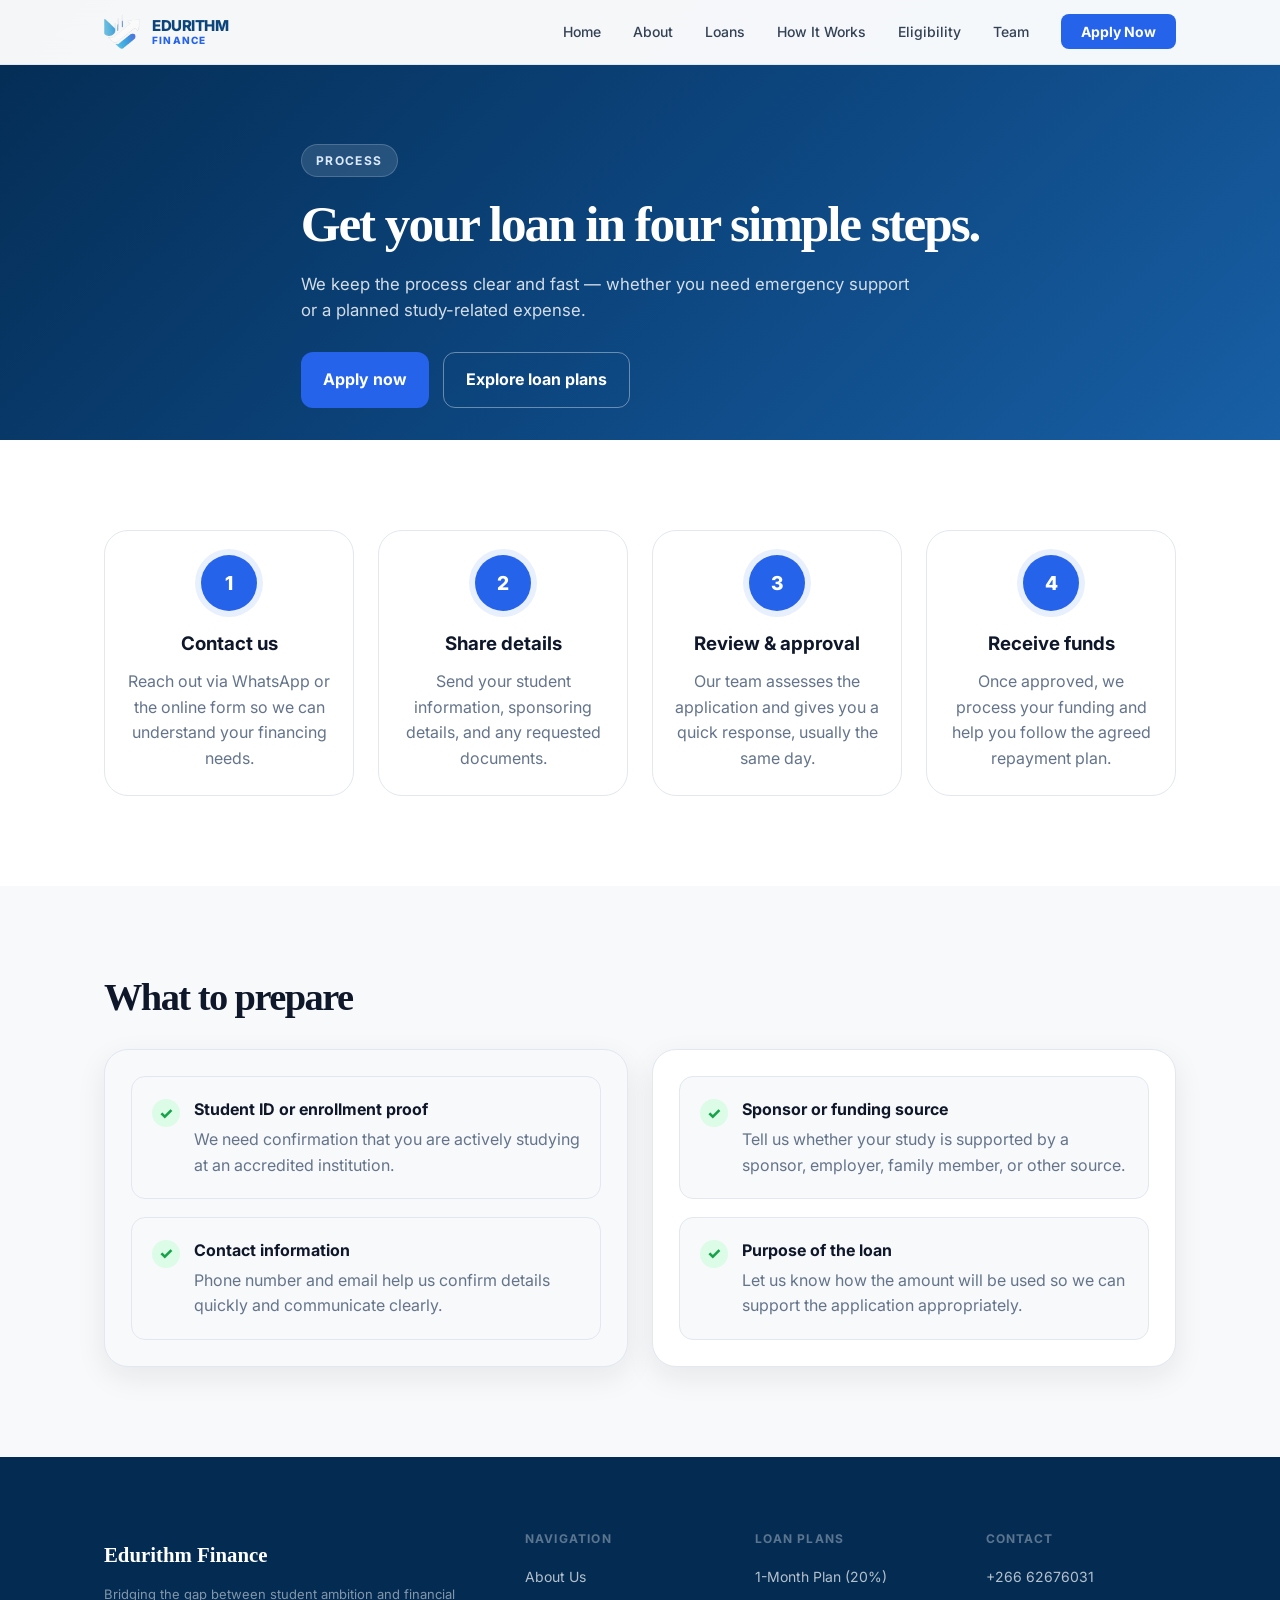
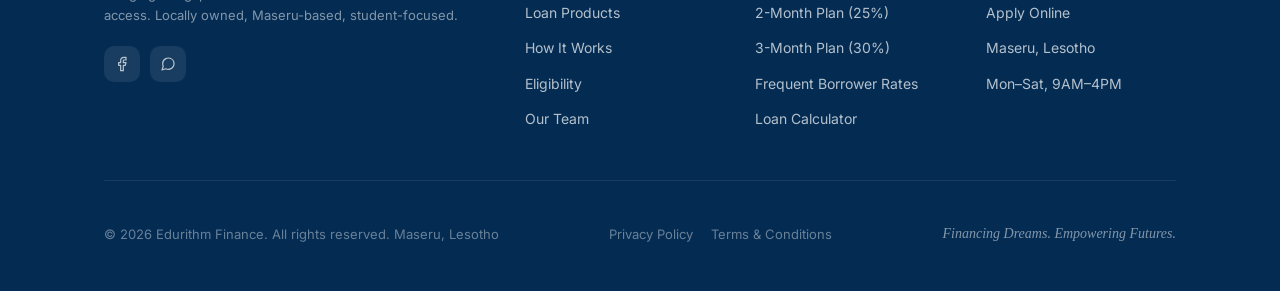
<file: how-it-works.html>
<!DOCTYPE html>
<html lang="en">
  <head>
    <meta charset="UTF-8" />
    <meta name="viewport" content="width=device-width, initial-scale=1.0" />
    <title>How It Works | Edurithm Finance</title>
    <link rel="preconnect" href="https://fonts.googleapis.com" />
    <link rel="preconnect" href="https://fonts.gstatic.com" crossorigin />
    <link href="https://fonts.googleapis.com/css2?family=Inter:wght@400;500;600;700;800&display=swap" rel="stylesheet" />
    <link rel="icon" type="image/png" href="assets/logo-icon.png" />
    <link rel="stylesheet" href="page.css" />
  </head>
  <body>
    <nav>
      <div class="nav-inner">
        <a href="index.html" class="nav-logo" aria-label="Edurithm Finance home">
          <img src="assets/logo-icon.png" alt="Edurithm Finance logo" class="nav-logo-icon"/>
          <span class="nav-brand">EDURITHM<small>Finance</small></span>
        </a>
        <ul class="nav-links">
          <li><a href="index.html">Home</a></li>
          <li><a href="about.html">About</a></li>
          <li><a href="loans.html">Loans</a></li>
          <li><a href="how-it-works.html">How It Works</a></li>
          <li><a href="eligibility.html">Eligibility</a></li>
          <li><a href="team.html">Team</a></li>
          <li><a href="apply-now.html" class="nav-cta">Apply Now</a></li>
        </ul>
        <button class="nav-mobile-btn" onclick="toggleMobileMenu()" aria-label="Toggle menu">
          <span></span><span></span><span></span>
        </button>
      </div>
    </nav>

    <header class="page-hero">
      <div class="container">
        <div class="page-header">
          <span class="section-tag">Process</span>
          <h1>Get your loan in four simple steps.</h1>
          <p>We keep the process clear and fast — whether you need emergency support or a planned study-related expense.</p>
          <div class="page-cta-group">
            <a class="btn-primary" href="apply-now.html">Apply now</a>
            <a class="btn-secondary" href="loans.html">Explore loan plans</a>
          </div>
        </div>
      </div>
    </header>

    <main>
      <section id="process">
        <div class="container">
          <div class="grid-4">
            <div class="step-card">
              <div class="step-number">1</div>
              <h3>Contact us</h3>
              <p>Reach out via WhatsApp or the online form so we can understand your financing needs.</p>
            </div>
            <div class="step-card">
              <div class="step-number">2</div>
              <h3>Share details</h3>
              <p>Send your student information, sponsoring details, and any requested documents.</p>
            </div>
            <div class="step-card">
              <div class="step-number">3</div>
              <h3>Review & approval</h3>
              <p>Our team assesses the application and gives you a quick response, usually the same day.</p>
            </div>
            <div class="step-card">
              <div class="step-number">4</div>
              <h3>Receive funds</h3>
              <p>Once approved, we process your funding and help you follow the agreed repayment plan.</p>
            </div>
          </div>
        </div>
      </section>

      <section id="prepare" style="background: var(--gray-50);">
        <div class="container">
          <h2 class="section-title">What to prepare</h2>
          <div class="grid-2" style="margin-top: 30px;">
            <div class="card muted-card">
              <div class="feature-list">
                <div class="list-item">
                  <span class="check">✓</span>
                  <div>
                    <strong>Student ID or enrollment proof</strong>
                    <p>We need confirmation that you are actively studying at an accredited institution.</p>
                  </div>
                </div>
                <div class="list-item">
                  <span class="check">✓</span>
                  <div>
                    <strong>Contact information</strong>
                    <p>Phone number and email help us confirm details quickly and communicate clearly.</p>
                  </div>
                </div>
              </div>
            </div>
            <div class="card">
              <div class="feature-list">
                <div class="list-item">
                  <span class="check">✓</span>
                  <div>
                    <strong>Sponsor or funding source</strong>
                    <p>Tell us whether your study is supported by a sponsor, employer, family member, or other source.</p>
                  </div>
                </div>
                <div class="list-item">
                  <span class="check">✓</span>
                  <div>
                    <strong>Purpose of the loan</strong>
                    <p>Let us know how the amount will be used so we can support the application appropriately.</p>
                  </div>
                </div>
              </div>
            </div>
          </div>
        </div>
      </section>
    </main>

    <footer>
      <div class="footer-inner">
        <div class="footer-top">
          <div>
            <p class="footer-brand">Edurithm Finance</p>
            <p class="footer-tagline">Bridging the gap between student ambition and financial access. Locally owned, Maseru-based, student-focused.</p>
            <div class="footer-social">
              <a href="#" class="social-btn" aria-label="Facebook">
                <svg viewBox="0 0 24 24"><path d="M18 2h-3a5 5 0 0 0-5 5v3H7v4h3v8h4v-8h3l1-4h-4V7a1 1 0 0 1 1-1h3z"/></svg>
              </a>
              <a href="https://wa.me/26662676031" class="social-btn" aria-label="WhatsApp">
                <svg viewBox="0 0 24 24"><path d="M21 11.5a8.38 8.38 0 0 1-.9 3.8 8.5 8.5 0 0 1-7.6 4.7 8.38 8.38 0 0 1-3.8-.9L3 21l1.9-5.7a8.38 8.38 0 0 1-.9-3.8 8.5 8.5 0 0 1 4.7-7.6 8.38 8.38 0 0 1 3.8-.9h.5a8.48 8.48 0 0 1 8 8v.5z"/></svg>
              </a>
            </div>
          </div>

          <div>
            <p class="footer-col-title">Navigation</p>
            <ul class="footer-links">
             <li><a href="about.html#vision">About Us</a></li>
             <li><a href="loans.html#plan-1-month">Loan Products</a></li>
             <li><a href="how-it-works.html#process">How It Works</a></li>
             <li><a href="eligibility.html#eligibility">Eligibility</a></li>
             <li><a href="team.html#team">Our Team</a></li>
            </ul>
          </div>

          <div>
            <p class="footer-col-title">Loan Plans</p>
            <ul class="footer-links">
              <li><a href="loans.html#plan-1-month">1-Month Plan (20%)</a></li>
              <li><a href="loans.html#plan-2-month">2-Month Plan (25%)</a></li>
              <li><a href="loans.html#plan-3-month">3-Month Plan (30%)</a></li>
              <li><a href="loans.html#frequent-borrower">Frequent Borrower Rates</a></li>
              <li><a href="loans.html#loan-calculator">Loan Calculator</a></li>
            </ul>
          </div>

          <div>
            <p class="footer-col-title">Contact</p>
            <ul class="footer-links">
              <li><a href="https://wa.me/26662676031">+266 62676031</a></li>
              <li><a href="apply-now.html">Apply Online</a></li>
              <li><a href="about.html">Maseru, Lesotho</a></li>
              <li><a href="about.html">Mon–Sat, 9AM–4PM</a></li>
            </ul>
          </div>
        </div>

        <div class="footer-bottom">
          <p class="footer-bottom-left">© 2026 Edurithm Finance. All rights reserved. Maseru, Lesotho</p>
          <div class="footer-bottom-legal">
            <a href="privacy.html">Privacy Policy</a>
            <a href="terms.html">Terms &amp; Conditions</a>
          </div>
          <p class="footer-bottom-right">Financing Dreams. Empowering Futures.</p>
        </div>
      </div>
    </footer>

    <script>
      function toggleMobileMenu() {
        var links = document.querySelector('.nav-links');
        links.classList.toggle('nav-links-open');
      }

      document.querySelectorAll('.nav-links a').forEach(function (link) {
        link.addEventListener('click', function () {
          document.querySelector('.nav-links').classList.remove('nav-links-open');
        });
      });
    </script>

    <script src="assets/site.js"></script>
  </body>
</html>
</file>
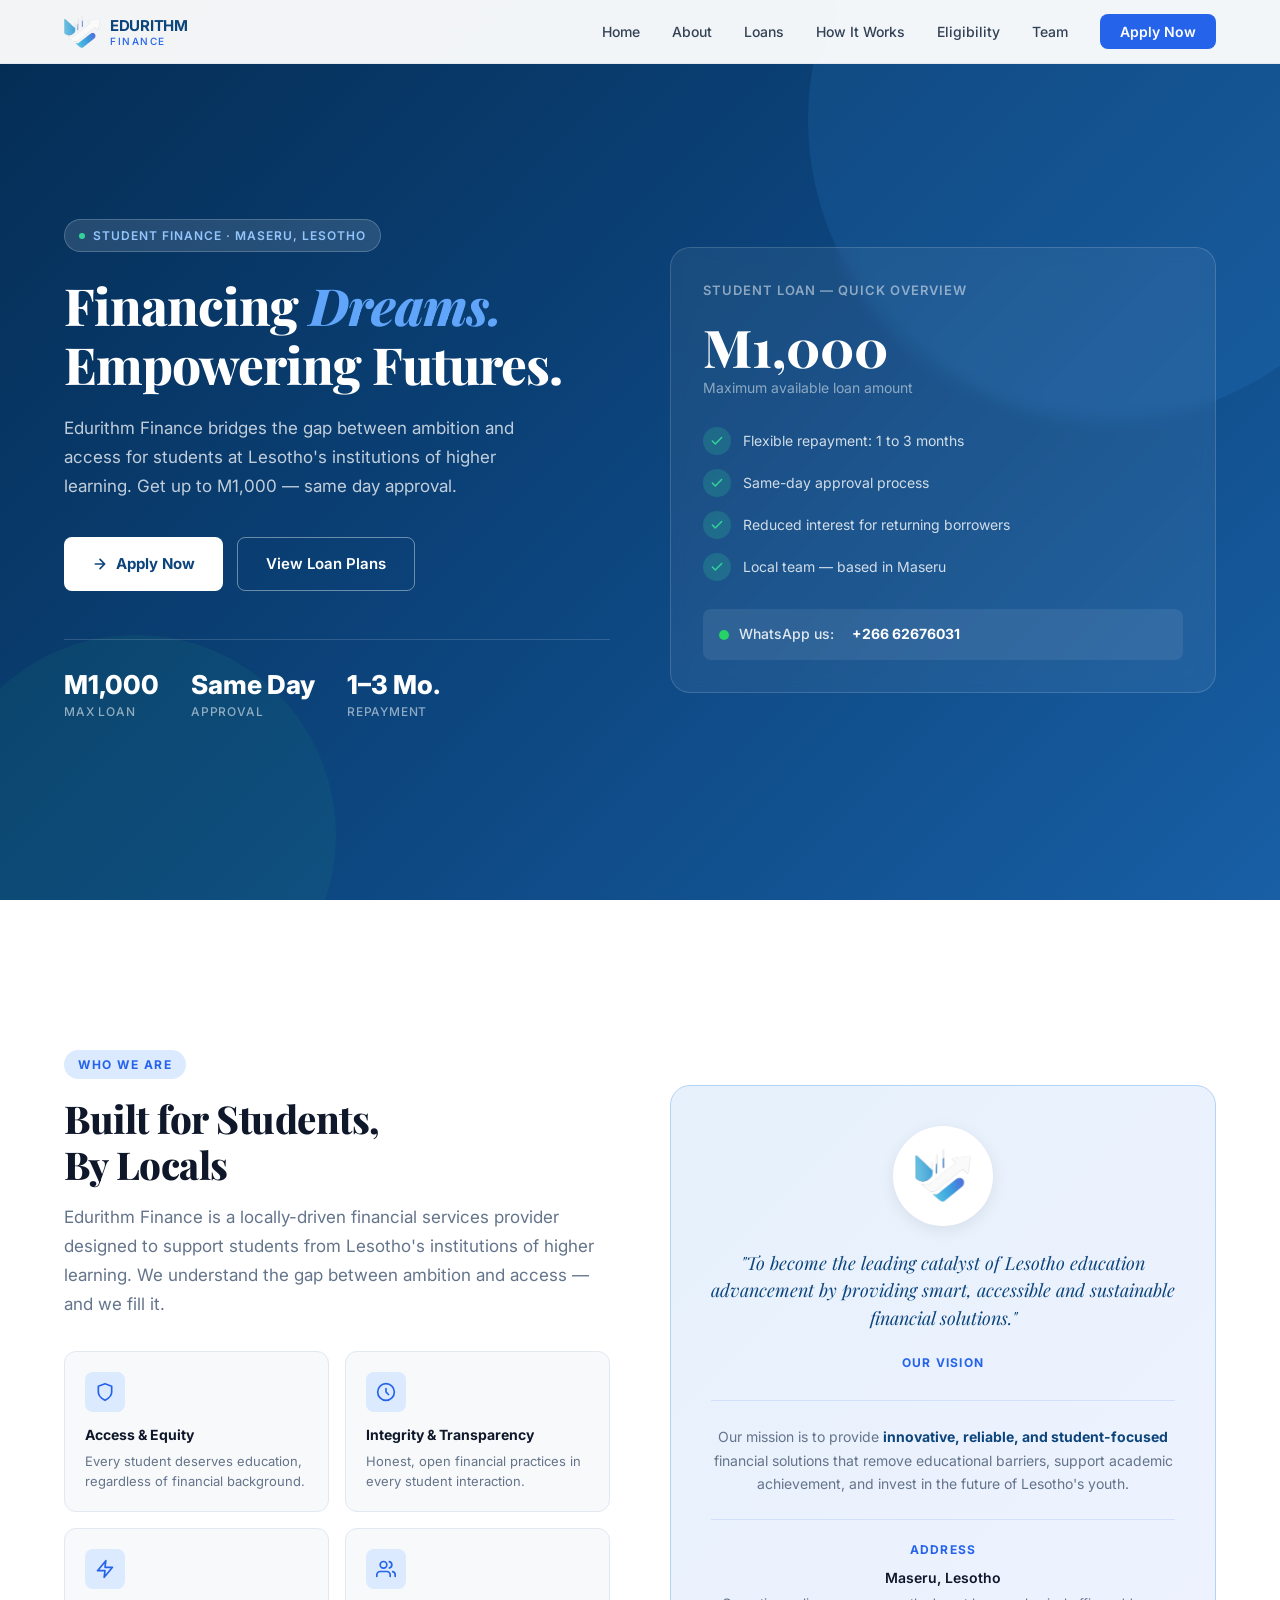
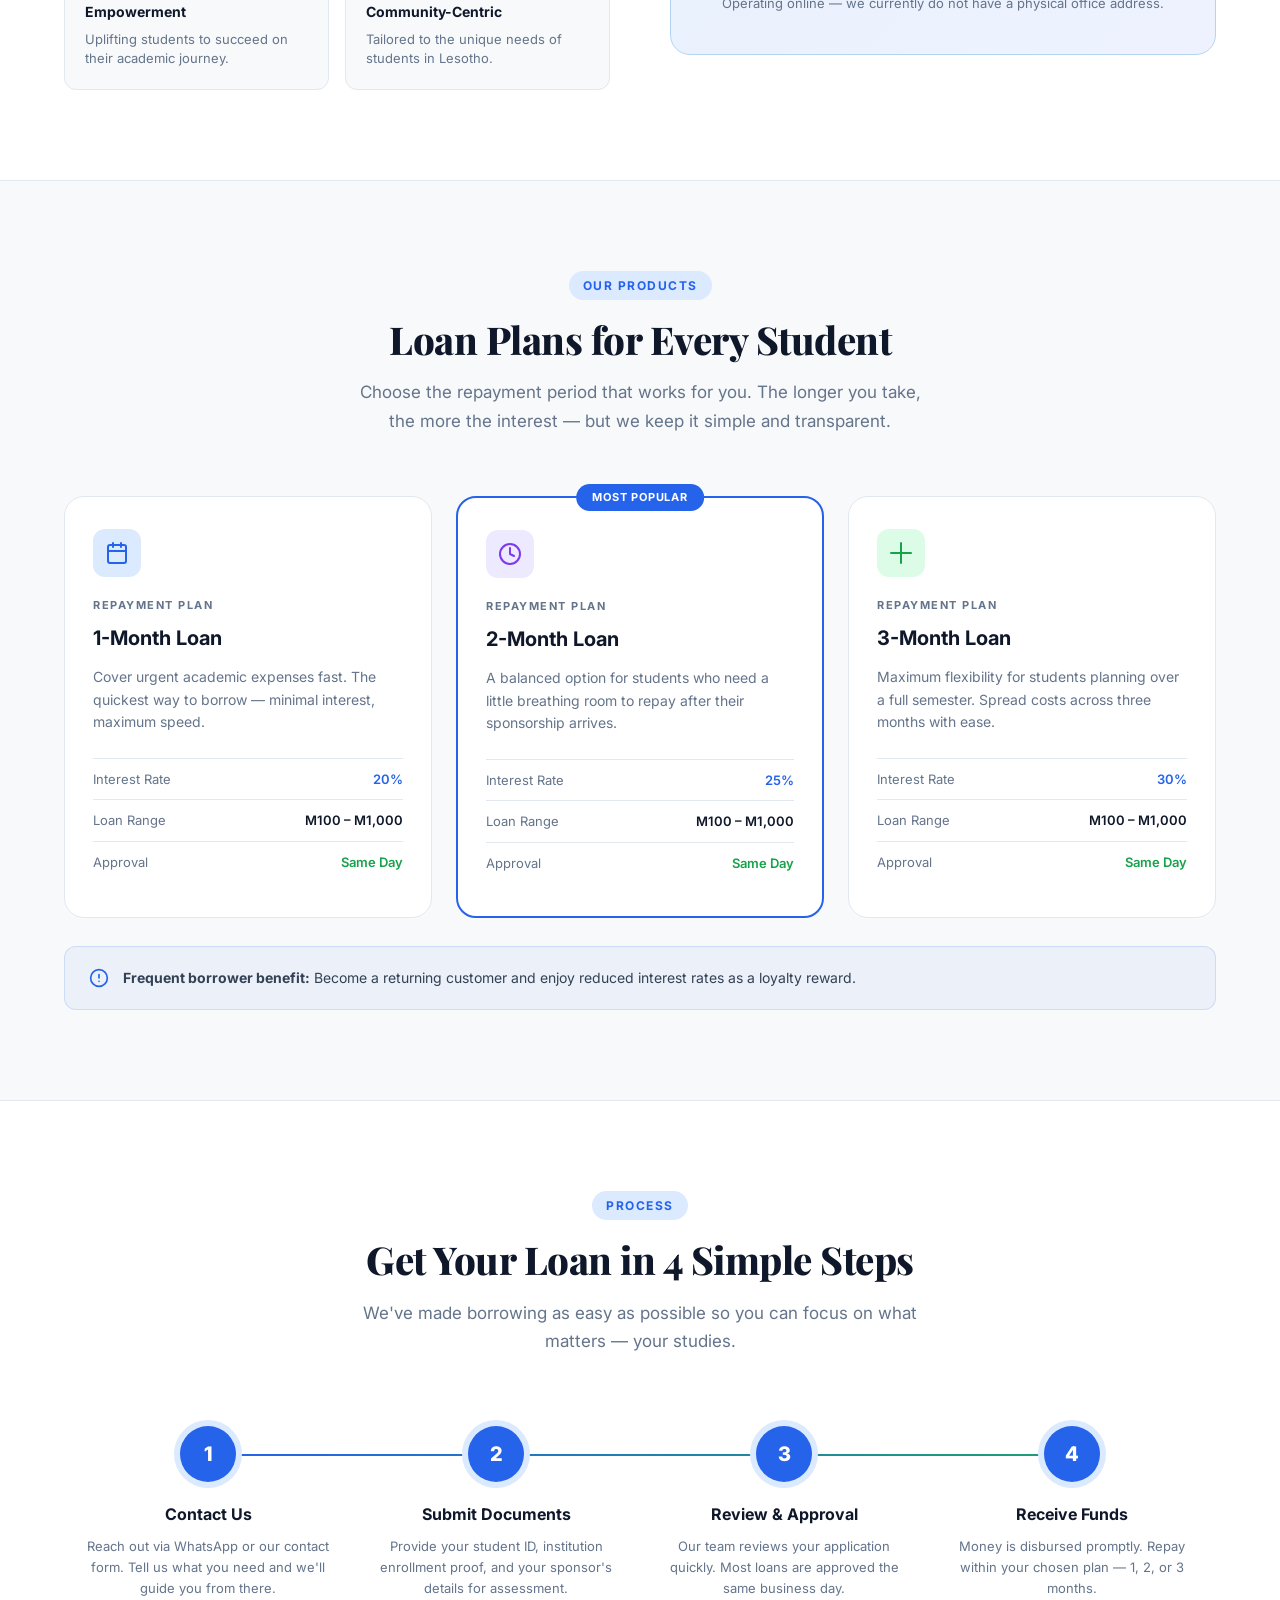
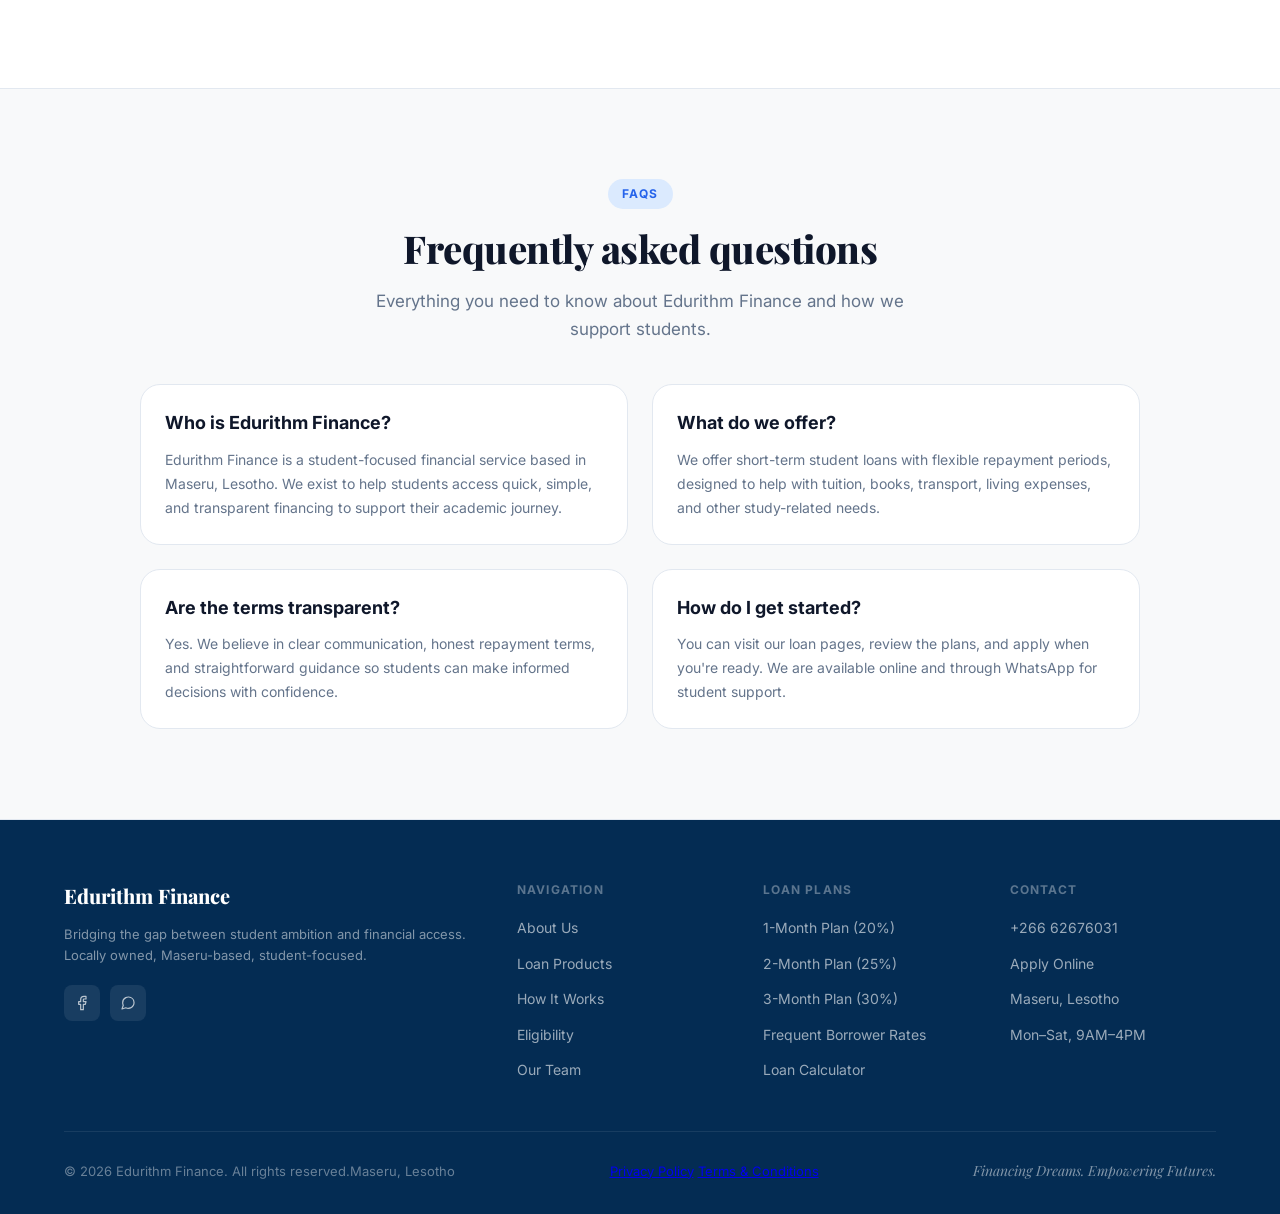
<file: index (1).html>
<!DOCTYPE html>
<html lang="en">
<head>
<meta charset="UTF-8" />
<meta name="viewport" content="width=device-width, initial-scale=1.0" />
<title>Edurithm Finance – Financing Dreams. Empowering Futures.</title>
<meta name="description" content="Edurithm Finance is a locally-driven financial services provider designed to support students from Lesotho's institutions of higher learning." />
<meta property="og:site_name" content="Edurithm Finance" />
<meta property="og:title" content="Edurithm Finance – Financing Dreams. Empowering Futures." />
<meta property="og:description" content="Edurithm Finance is a locally-driven financial services provider designed to support students from Lesotho's institutions of higher learning." />
<meta property="og:type" content="website" />
<meta property="og:image" content="https://edurithm-finance-ozwq.vercel.app/assets/logo-icon.png" />
<meta property="og:url" content="https://edurithm-finance-ozwq.vercel.app/" />
<link href="https://fonts.googleapis.com/css2?family=Inter:wght@300;400;500;600;700;800&family=Playfair+Display:wght@700;800&display=swap" rel="stylesheet" />
 <link rel="icon" type="image/png" href="assets/logo-icon.png" />
<style>
  *, *::before, *::after { box-sizing: border-box; margin: 0; padding: 0; }

  :root {
    --blue-50: #E6F1FB;
    --blue-100: #B5D4F4;
    --blue-400: #378ADD;
    --blue-600: #185FA5;
    --blue-800: #0C447C;
    --blue-900: #042C53;
    --teal-50: #E1F5EE;
    --teal-400: #1D9E75;
    --teal-600: #0F6E56;
    --gray-50: #F8F9FA;
    --gray-100: #F1F3F5;
    --gray-200: #E9ECEF;
    --gray-400: #888780;
    --gray-600: #5F5E5A;
    --gray-800: #2C2C2A;
    --white: #ffffff;
    --accent: #2563EB;
    --accent-light: #DBEAFE;
    --accent-dark: #1D4ED8;
    --text-dark: #0F172A;
    --text-mid: #334155;
    --text-muted: #64748B;
    --border: #E2E8F0;
    --radius-sm: 8px;
    --radius-md: 12px;
    --radius-lg: 20px;
    --radius-xl: 32px;
    --shadow-sm: 0 1px 3px rgba(0,0,0,0.06), 0 1px 2px rgba(0,0,0,0.04);
    --shadow-md: 0 4px 16px rgba(0,0,0,0.08);
    --shadow-lg: 0 8px 32px rgba(0,0,0,0.10);
  }

  html { scroll-behavior: smooth; }

  body {
    font-family: 'Inter', sans-serif;
    background: var(--white);
    color: var(--text-dark);
    line-height: 1.6;
    overflow-x: hidden;
  }

  /* ─── NAV ─── */
  nav {
    position: fixed;
    top: 0; left: 0; right: 0;
    z-index: 100;
    background: rgba(255,255,255,0.95);
    backdrop-filter: blur(12px);
    border-bottom: 1px solid var(--border);
    padding: 0 5%;
    display: flex;
    align-items: center;
    justify-content: space-between;
    height: 64px;
  }

  .nav-logo {
    display: flex;
    align-items: center;
    gap: 10px;
    text-decoration: none;
  }

  .nav-logo-mark {
    width: 36px;
    height: 36px;
    border-radius: 12px;
    background: linear-gradient(135deg, var(--accent), var(--teal-400));
    color: #fff;
    display: flex;
    align-items: center;
    justify-content: center;
    font-size: 14px;
    font-weight: 800;
    box-shadow: var(--shadow-sm);
  }

  .nav-logo-icon {
    width: 36px;
    height: 36px;
    object-fit: contain;
  }

  .nav-brand {
    font-size: 15px;
    font-weight: 700;
    color: var(--blue-800);
    letter-spacing: -0.3px;
    line-height: 1.2;
  }

  .nav-brand span {
    display: block;
    font-size: 10px;
    font-weight: 500;
    color: var(--accent);
    letter-spacing: 1.5px;
    text-transform: uppercase;
  }

  .nav-links {
    display: flex;
    align-items: center;
    gap: 32px;
    list-style: none;
  }

  .nav-links a {
    text-decoration: none;
    font-size: 14px;
    font-weight: 500;
    color: var(--text-mid);
    transition: color 0.2s;
  }

  .nav-links a:hover { color: var(--accent); }

  .nav-cta {
    background: var(--accent);
    color: #fff !important;
    padding: 9px 20px;
    border-radius: var(--radius-sm);
    font-weight: 600 !important;
    transition: background 0.2s !important;
  }

  .nav-cta:hover { background: var(--accent-dark) !important; color: #fff !important; }

  .nav-mobile-btn {
    display: none;
    background: none;
    border: none;
    cursor: pointer;
    flex-direction: column;
    gap: 5px;
    padding: 4px;
  }

  .nav-mobile-btn span {
    display: block;
    width: 24px;
    height: 2px;
    background: var(--text-dark);
    border-radius: 2px;
    transition: all 0.3s;
  }

  /* ─── HERO ─── */
  .hero {
    min-height: 100vh;
    background: linear-gradient(135deg, var(--blue-900) 0%, var(--blue-800) 50%, var(--blue-600) 100%);
    display: flex;
    align-items: center;
    padding: 100px 5% 60px;
    position: relative;
    overflow: hidden;
  }

  .hero::before {
    content: '';
    position: absolute;
    top: -20%;
    right: -10%;
    width: 600px;
    height: 600px;
    border-radius: 50%;
    background: rgba(55, 138, 221, 0.15);
    pointer-events: none;
  }

  .hero::after {
    content: '';
    position: absolute;
    bottom: -15%;
    left: -5%;
    width: 400px;
    height: 400px;
    border-radius: 50%;
    background: rgba(29, 158, 117, 0.10);
    pointer-events: none;
  }

  .hero-inner {
    max-width: 1200px;
    margin: 0 auto;
    width: 100%;
    display: grid;
    grid-template-columns: 1fr 1fr;
    gap: 60px;
    align-items: center;
    position: relative;
    z-index: 2;
  }

  .hero-tag {
    display: inline-flex;
    align-items: center;
    gap: 8px;
    background: rgba(255,255,255,0.12);
    border: 1px solid rgba(255,255,255,0.2);
    color: #93C5FD;
    font-size: 12px;
    font-weight: 600;
    letter-spacing: 1px;
    text-transform: uppercase;
    padding: 6px 14px;
    border-radius: 100px;
    margin-bottom: 24px;
  }

  .hero-tag::before {
    content: '';
    width: 6px;
    height: 6px;
    background: #34D399;
    border-radius: 50%;
  }

  .hero h1 {
    font-family: 'Playfair Display', serif;
    font-size: clamp(2.4rem, 4vw, 3.4rem);
    font-weight: 800;
    color: #ffffff;
    line-height: 1.15;
    margin-bottom: 20px;
    letter-spacing: -1px;
  }

  .hero h1 em {
    font-style: italic;
    color: #60A5FA;
  }

  .hero-sub {
    font-size: 17px;
    color: rgba(255,255,255,0.75);
    line-height: 1.7;
    margin-bottom: 36px;
    max-width: 480px;
  }

  .hero-actions {
    display: flex;
    gap: 14px;
    flex-wrap: wrap;
  }

  .btn-primary {
    display: inline-flex;
    align-items: center;
    gap: 8px;
    background: #ffffff;
    color: var(--blue-800);
    font-size: 15px;
    font-weight: 700;
    padding: 14px 28px;
    border-radius: var(--radius-sm);
    text-decoration: none;
    transition: all 0.2s;
    border: none;
    cursor: pointer;
  }

  .btn-primary:hover {
    background: var(--blue-50);
    transform: translateY(-1px);
    box-shadow: 0 6px 20px rgba(0,0,0,0.15);
  }

  .btn-secondary {
    display: inline-flex;
    align-items: center;
    gap: 8px;
    background: transparent;
    color: #ffffff;
    font-size: 15px;
    font-weight: 600;
    padding: 14px 28px;
    border-radius: var(--radius-sm);
    border: 1.5px solid rgba(255,255,255,0.4);
    text-decoration: none;
    transition: all 0.2s;
  }

  .btn-secondary:hover {
    background: rgba(255,255,255,0.1);
    border-color: rgba(255,255,255,0.7);
  }

  /* Hero stats */
  .hero-stats {
    display: flex;
    gap: 32px;
    margin-top: 48px;
    padding-top: 32px;
    border-top: 1px solid rgba(255,255,255,0.15);
  }

  .hero-stat-num {
    font-size: 26px;
    font-weight: 800;
    color: #ffffff;
    line-height: 1;
    margin-bottom: 4px;
  }

  .hero-stat-label {
    font-size: 12px;
    color: rgba(255,255,255,0.55);
    font-weight: 500;
    text-transform: uppercase;
    letter-spacing: 0.8px;
  }

  /* Hero card */
  .hero-card {
    background: rgba(255,255,255,0.06);
    backdrop-filter: blur(8px);
    border: 1px solid rgba(255,255,255,0.15);
    border-radius: var(--radius-lg);
    padding: 32px;
  }

  .hero-card-title {
    font-size: 13px;
    font-weight: 600;
    color: rgba(255,255,255,0.5);
    text-transform: uppercase;
    letter-spacing: 1px;
    margin-bottom: 20px;
  }

  .loan-amount-display {
    font-family: 'Playfair Display', serif;
    font-size: 52px;
    font-weight: 800;
    color: #ffffff;
    line-height: 1;
    margin-bottom: 4px;
  }

  .loan-amount-sub {
    font-size: 14px;
    color: rgba(255,255,255,0.5);
    margin-bottom: 28px;
  }

  .loan-features {
    display: flex;
    flex-direction: column;
    gap: 14px;
    margin-bottom: 28px;
  }

  .loan-feature {
    display: flex;
    align-items: center;
    gap: 12px;
    font-size: 14px;
    color: rgba(255,255,255,0.8);
  }

  .loan-feature-icon {
    width: 28px;
    height: 28px;
    border-radius: 50%;
    background: rgba(52, 211, 153, 0.2);
    display: flex;
    align-items: center;
    justify-content: center;
    flex-shrink: 0;
  }

  .loan-feature-icon svg {
    width: 14px;
    height: 14px;
    stroke: #34D399;
    fill: none;
    stroke-width: 2.5;
    stroke-linecap: round;
    stroke-linejoin: round;
  }

  .hero-contact-row {
    display: flex;
    align-items: center;
    gap: 10px;
    padding: 14px 16px;
    background: rgba(255,255,255,0.08);
    border-radius: var(--radius-sm);
    font-size: 14px;
    color: rgba(255,255,255,0.85);
    font-weight: 500;
  }

  .whatsapp-dot {
    width: 10px;
    height: 10px;
    background: #25D366;
    border-radius: 50%;
    flex-shrink: 0;
  }

  /* ─── SECTION BASE ─── */
  section { padding: 90px 5%; }

  .section-inner {
    max-width: 1200px;
    margin: 0 auto;
  }

  .section-tag {
    display: inline-block;
    font-size: 12px;
    font-weight: 700;
    letter-spacing: 1.5px;
    text-transform: uppercase;
    color: var(--accent);
    background: var(--accent-light);
    padding: 5px 14px;
    border-radius: 100px;
    margin-bottom: 16px;
  }

  .section-title {
    font-family: 'Playfair Display', serif;
    font-size: clamp(1.8rem, 3vw, 2.6rem);
    font-weight: 800;
    color: var(--text-dark);
    line-height: 1.2;
    letter-spacing: -0.5px;
    margin-bottom: 16px;
  }

  .section-sub {
    font-size: 17px;
    color: var(--text-muted);
    line-height: 1.7;
    max-width: 580px;
  }

  /* ─── ABOUT ─── */
  .about-grid {
    display: grid;
    grid-template-columns: 1fr 1fr;
    gap: 60px;
    align-items: center;
    margin-top: 60px;
  }

  .about-values {
    display: grid;
    grid-template-columns: 1fr 1fr;
    gap: 16px;
    margin-top: 32px;
  }

  .value-card {
    background: var(--gray-50);
    border: 1px solid var(--border);
    border-radius: var(--radius-md);
    padding: 20px;
  }

  .value-icon {
    width: 40px;
    height: 40px;
    border-radius: var(--radius-sm);
    background: var(--accent-light);
    display: flex;
    align-items: center;
    justify-content: center;
    margin-bottom: 12px;
  }

  .value-icon svg {
    width: 20px;
    height: 20px;
    stroke: var(--accent);
    fill: none;
    stroke-width: 2;
    stroke-linecap: round;
    stroke-linejoin: round;
  }

  .value-title {
    font-size: 14px;
    font-weight: 700;
    color: var(--text-dark);
    margin-bottom: 6px;
  }

  .value-desc {
    font-size: 13px;
    color: var(--text-muted);
    line-height: 1.5;
  }

  .about-visual {
    background: linear-gradient(135deg, var(--blue-50) 0%, #EEF2FF 100%);
    border-radius: var(--radius-lg);
    padding: 40px;
    text-align: center;
    border: 1px solid var(--blue-100);
  }

  .about-visual-logo {
    width: 100px;
    height: 100px;
    margin: 0 auto 24px;
    background: var(--white);
    border-radius: 50%;
    display: flex;
    align-items: center;
    justify-content: center;
    box-shadow: var(--shadow-md);
  }

  .about-quote {
    font-family: 'Playfair Display', serif;
    font-size: 18px;
    font-style: italic;
    color: var(--blue-800);
    line-height: 1.55;
    margin-bottom: 20px;
  }

  .about-mission-label {
    font-size: 12px;
    font-weight: 700;
    text-transform: uppercase;
    letter-spacing: 1.2px;
    color: var(--accent);
  }

  /* ─── LOAN PRODUCTS ─── */
  .products-bg {
    background: var(--gray-50);
    border-top: 1px solid var(--border);
    border-bottom: 1px solid var(--border);
  }

  .products-header {
    text-align: center;
    margin-bottom: 60px;
  }

  .products-header .section-sub {
    margin: 0 auto;
  }

  .products-grid {
    display: grid;
    grid-template-columns: repeat(3, 1fr);
    gap: 24px;
  }

  .product-card {
    background: var(--white);
    border: 1px solid var(--border);
    border-radius: var(--radius-lg);
    padding: 32px 28px;
    position: relative;
    transition: box-shadow 0.25s, transform 0.25s;
  }

  .product-card:hover {
    box-shadow: var(--shadow-lg);
    transform: translateY(-4px);
  }

  .product-card.featured {
    border-color: var(--accent);
    border-width: 2px;
  }

  .featured-badge {
    position: absolute;
    top: -14px;
    left: 50%;
    transform: translateX(-50%);
    background: var(--accent);
    color: #fff;
    font-size: 11px;
    font-weight: 700;
    letter-spacing: 0.8px;
    text-transform: uppercase;
    padding: 5px 16px;
    border-radius: 100px;
    white-space: nowrap;
  }

  .product-icon {
    width: 48px;
    height: 48px;
    border-radius: var(--radius-md);
    background: var(--accent-light);
    display: flex;
    align-items: center;
    justify-content: center;
    margin-bottom: 20px;
  }

  .product-icon svg {
    width: 24px;
    height: 24px;
    stroke: var(--accent);
    fill: none;
    stroke-width: 2;
    stroke-linecap: round;
    stroke-linejoin: round;
  }

  .product-name {
    font-size: 11px;
    font-weight: 700;
    text-transform: uppercase;
    letter-spacing: 1.5px;
    color: var(--text-muted);
    margin-bottom: 8px;
  }

  .product-title {
    font-size: 20px;
    font-weight: 700;
    color: var(--text-dark);
    margin-bottom: 12px;
  }

  .product-desc {
    font-size: 14px;
    color: var(--text-muted);
    line-height: 1.6;
    margin-bottom: 24px;
  }

  .product-detail {
    display: flex;
    align-items: center;
    justify-content: space-between;
    padding: 10px 0;
    border-top: 1px solid var(--border);
    font-size: 13px;
  }

  .product-detail-label { color: var(--text-muted); }
  .product-detail-value { font-weight: 600; color: var(--text-dark); }

  /* ─── HOW IT WORKS ─── */
  .how-header {
    text-align: center;
    margin-bottom: 70px;
  }

  .how-header .section-sub { margin: 0 auto; }

  .steps-grid {
    display: grid;
    grid-template-columns: repeat(4, 1fr);
    gap: 0;
    position: relative;
  }

  .steps-grid::before {
    content: '';
    position: absolute;
    top: 28px;
    left: calc(12.5% + 20px);
    right: calc(12.5% + 20px);
    height: 2px;
    background: linear-gradient(90deg, var(--accent), var(--teal-400));
    z-index: 0;
  }

  .step {
    text-align: center;
    padding: 0 16px;
    position: relative;
    z-index: 1;
  }

  .step-number {
    width: 56px;
    height: 56px;
    border-radius: 50%;
    background: var(--accent);
    color: #fff;
    font-size: 20px;
    font-weight: 800;
    display: flex;
    align-items: center;
    justify-content: center;
    margin: 0 auto 20px;
    box-shadow: 0 0 0 6px var(--accent-light);
  }

  .step-title {
    font-size: 16px;
    font-weight: 700;
    color: var(--text-dark);
    margin-bottom: 8px;
  }

  .step-desc {
    font-size: 13px;
    color: var(--text-muted);
    line-height: 1.6;
  }

  /* ─── LOAN CALCULATOR ─── */
  .calc-bg {
    background: linear-gradient(135deg, var(--blue-900) 0%, var(--blue-800) 100%);
  }

  .calc-inner {
    max-width: 1200px;
    margin: 0 auto;
    display: grid;
    grid-template-columns: 1fr 1fr;
    gap: 60px;
    align-items: start;
  }

  .calc-left .section-title { color: #fff; }
  .calc-left .section-sub { color: rgba(255,255,255,0.65); }
  .calc-left .section-tag { background: rgba(255,255,255,0.12); color: #93C5FD; }

  .calc-card {
    background: rgba(255,255,255,0.06);
    border: 1px solid rgba(255,255,255,0.15);
    border-radius: var(--radius-lg);
    padding: 36px;
  }

  .calc-field {
    margin-bottom: 24px;
  }

  .calc-label {
    font-size: 13px;
    font-weight: 600;
    color: rgba(255,255,255,0.6);
    text-transform: uppercase;
    letter-spacing: 0.8px;
    margin-bottom: 10px;
    display: flex;
    justify-content: space-between;
    align-items: center;
  }

  .calc-value {
    font-size: 16px;
    font-weight: 700;
    color: #60A5FA;
  }

  input[type="range"] {
    -webkit-appearance: none;
    appearance: none;
    width: 100%;
    height: 4px;
    border-radius: 4px;
    background: rgba(255,255,255,0.2);
    outline: none;
  }

  input[type="range"]::-webkit-slider-thumb {
    -webkit-appearance: none;
    width: 20px;
    height: 20px;
    border-radius: 50%;
    background: #ffffff;
    cursor: pointer;
    box-shadow: 0 2px 8px rgba(0,0,0,0.3);
  }

  .calc-results {
    margin-top: 28px;
    padding-top: 28px;
    border-top: 1px solid rgba(255,255,255,0.15);
    display: grid;
    grid-template-columns: 1fr 1fr;
    gap: 16px;
  }

  .calc-result-item {
    background: rgba(255,255,255,0.06);
    border-radius: var(--radius-sm);
    padding: 16px;
  }

  .calc-result-label {
    font-size: 11px;
    font-weight: 600;
    text-transform: uppercase;
    letter-spacing: 1px;
    color: rgba(255,255,255,0.45);
    margin-bottom: 6px;
  }

  .calc-result-num {
    font-size: 22px;
    font-weight: 800;
    color: #ffffff;
  }

  .calc-cta {
    display: block;
    text-align: center;
    background: #ffffff;
    color: var(--blue-800);
    font-size: 15px;
    font-weight: 700;
    padding: 14px;
    border-radius: var(--radius-sm);
    text-decoration: none;
    margin-top: 24px;
    transition: background 0.2s;
  }

  .calc-cta:hover { background: var(--blue-50); }

  /* ─── ELIGIBILITY ─── */
  .elig-grid {
    display: grid;
    grid-template-columns: 1fr 1fr;
    gap: 60px;
    align-items: center;
    margin-top: 60px;
  }

  .elig-list {
    display: flex;
    flex-direction: column;
    gap: 16px;
  }

  .elig-item {
    display: flex;
    gap: 16px;
    align-items: flex-start;
    padding: 20px;
    background: var(--gray-50);
    border: 1px solid var(--border);
    border-radius: var(--radius-md);
  }

  .elig-check {
    width: 28px;
    height: 28px;
    border-radius: 50%;
    background: #DCFCE7;
    display: flex;
    align-items: center;
    justify-content: center;
    flex-shrink: 0;
    margin-top: 1px;
  }

  .elig-check svg {
    width: 14px;
    height: 14px;
    stroke: #16A34A;
    fill: none;
    stroke-width: 3;
    stroke-linecap: round;
    stroke-linejoin: round;
  }

  .elig-text strong {
    display: block;
    font-size: 14px;
    font-weight: 700;
    color: var(--text-dark);
    margin-bottom: 3px;
  }

  .elig-text p {
    font-size: 13px;
    color: var(--text-muted);
    line-height: 1.5;
  }

  .elig-info-box {
    background: linear-gradient(135deg, var(--blue-50), #EEF2FF);
    border: 1px solid var(--blue-100);
    border-radius: var(--radius-lg);
    padding: 36px;
  }

  .info-row {
    display: flex;
    justify-content: space-between;
    align-items: center;
    padding: 16px 0;
    border-bottom: 1px solid rgba(37, 99, 235, 0.1);
    font-size: 14px;
  }

  .info-row:last-child { border-bottom: none; padding-bottom: 0; }
  .info-row:first-child { padding-top: 0; }

  .info-key { color: var(--text-muted); font-weight: 500; }

  .info-val {
    font-weight: 700;
    color: var(--blue-800);
    text-align: right;
  }

  /* ─── TEAM ─── */
  .team-bg { background: var(--gray-50); border-top: 1px solid var(--border); border-bottom: 1px solid var(--border); }

  .team-header {
    text-align: center;
    margin-bottom: 60px;
  }

  .team-header .section-sub { margin: 0 auto; }

  .team-grid {
    display: grid;
    grid-template-columns: repeat(2, 1fr);
    gap: 28px;
    max-width: 800px;
    margin: 0 auto;
  }

  .team-card {
    background: var(--white);
    border: 1px solid var(--border);
    border-radius: var(--radius-lg);
    padding: 32px;
    text-align: center;
    transition: box-shadow 0.25s;
  }

  .team-card:hover { box-shadow: var(--shadow-lg); }

  .team-avatar {
    width: 72px;
    height: 72px;
    border-radius: 50%;
    background: linear-gradient(135deg, var(--accent), var(--teal-400));
    display: flex;
    align-items: center;
    justify-content: center;
    font-family: 'Playfair Display', serif;
    font-size: 24px;
    font-weight: 800;
    color: #fff;
    margin: 0 auto 16px;
  }

  .team-name {
    font-size: 18px;
    font-weight: 700;
    color: var(--text-dark);
    margin-bottom: 4px;
  }

  .team-role {
    font-size: 13px;
    color: var(--accent);
    font-weight: 600;
    text-transform: uppercase;
    letter-spacing: 0.8px;
    margin-bottom: 16px;
  }

  .team-share {
    display: inline-flex;
    align-items: center;
    gap: 6px;
    background: var(--accent-light);
    color: var(--accent);
    font-size: 12px;
    font-weight: 700;
    padding: 5px 14px;
    border-radius: 100px;
    margin-bottom: 16px;
  }

  .team-bio {
    font-size: 13px;
    color: var(--text-muted);
    line-height: 1.6;
  }

  /* ─── CONTACT ─── */
  .contact-inner {
    max-width: 1200px;
    margin: 0 auto;
    display: grid;
    grid-template-columns: 1fr 1fr;
    gap: 60px;
    align-items: start;
  }

  .contact-methods {
    display: flex;
    flex-direction: column;
    gap: 16px;
    margin-top: 36px;
  }

  .contact-item {
    display: flex;
    align-items: center;
    gap: 16px;
    padding: 20px;
    background: var(--gray-50);
    border: 1px solid var(--border);
    border-radius: var(--radius-md);
  }

  .contact-icon-wrap {
    width: 44px;
    height: 44px;
    border-radius: var(--radius-sm);
    display: flex;
    align-items: center;
    justify-content: center;
    flex-shrink: 0;
  }

  .contact-icon-wrap.green { background: #DCFCE7; }
  .contact-icon-wrap.blue { background: var(--accent-light); }
  .contact-icon-wrap.purple { background: #EDE9FE; }

  .contact-icon-wrap svg {
    width: 20px;
    height: 20px;
    stroke-width: 2;
    stroke-linecap: round;
    stroke-linejoin: round;
    fill: none;
  }

  .contact-icon-wrap.green svg { stroke: #16A34A; }
  .contact-icon-wrap.blue svg { stroke: var(--accent); }
  .contact-icon-wrap.purple svg { stroke: #7C3AED; }

  .contact-label {
    font-size: 12px;
    font-weight: 700;
    text-transform: uppercase;
    letter-spacing: 0.8px;
    color: var(--text-muted);
    margin-bottom: 3px;
  }

  .contact-value {
    font-size: 15px;
    font-weight: 700;
    color: var(--text-dark);
  }

  /* Contact form */
  .contact-form {
    background: var(--white);
    border: 1px solid var(--border);
    border-radius: var(--radius-lg);
    padding: 36px;
    box-shadow: var(--shadow-md);
  }

  .form-title {
    font-size: 20px;
    font-weight: 700;
    color: var(--text-dark);
    margin-bottom: 24px;
  }

  .form-row {
    display: grid;
    grid-template-columns: 1fr 1fr;
    gap: 16px;
  }

  .form-group {
    margin-bottom: 18px;
  }

  .form-group label {
    display: block;
    font-size: 13px;
    font-weight: 600;
    color: var(--text-mid);
    margin-bottom: 7px;
  }

  .form-group input,
  .form-group select,
  .form-group textarea {
    width: 100%;
    padding: 11px 14px;
    border: 1.5px solid var(--border);
    border-radius: var(--radius-sm);
    font-size: 14px;
    font-family: 'Inter', sans-serif;
    color: var(--text-dark);
    background: var(--gray-50);
    transition: border-color 0.2s;
    outline: none;
  }

  .form-group input:focus,
  .form-group select:focus,
  .form-group textarea:focus {
    border-color: var(--accent);
    background: var(--white);
  }

  .form-group textarea { resize: vertical; min-height: 100px; }

  .form-submit {
    width: 100%;
    background: var(--accent);
    color: #fff;
    font-size: 15px;
    font-weight: 700;
    padding: 14px;
    border: none;
    border-radius: var(--radius-sm);
    cursor: pointer;
    transition: background 0.2s;
    font-family: 'Inter', sans-serif;
  }

  .form-submit:hover { background: var(--accent-dark); }

  .form-note {
    text-align: center;
    font-size: 12px;
    color: var(--text-muted);
    margin-top: 14px;
  }

  /* ─── FOOTER ─── */
  footer {
    background: var(--blue-900);
    padding: 60px 5% 32px;
    color: rgba(255,255,255,0.65);
  }

  .footer-inner {
    max-width: 1200px;
    margin: 0 auto;
  }

  .footer-top {
    display: grid;
    grid-template-columns: 2fr 1fr 1fr 1fr;
    gap: 40px;
    margin-bottom: 48px;
  }

  .footer-brand {
    font-family: 'Playfair Display', serif;
    font-size: 20px;
    font-weight: 800;
    color: #fff;
    margin-bottom: 12px;
  }

  .footer-tagline {
    font-size: 13px;
    color: rgba(255,255,255,0.5);
    line-height: 1.6;
    margin-bottom: 20px;
  }

  .footer-social {
    display: flex;
    gap: 10px;
  }

  .social-btn {
    width: 36px;
    height: 36px;
    border-radius: var(--radius-sm);
    background: rgba(255,255,255,0.08);
    display: flex;
    align-items: center;
    justify-content: center;
    transition: background 0.2s;
    text-decoration: none;
  }

  .social-btn:hover { background: rgba(255,255,255,0.18); }

  .social-btn svg {
    width: 16px;
    height: 16px;
    stroke: rgba(255,255,255,0.7);
    fill: none;
    stroke-width: 1.8;
    stroke-linecap: round;
    stroke-linejoin: round;
  }

  .footer-col-title {
    font-size: 12px;
    font-weight: 700;
    text-transform: uppercase;
    letter-spacing: 1.2px;
    color: rgba(255,255,255,0.35);
    margin-bottom: 16px;
  }

  .footer-links {
    display: flex;
    flex-direction: column;
    gap: 10px;
    list-style: none;
  }

  .footer-links a {
    text-decoration: none;
    font-size: 14px;
    color: rgba(255,255,255,0.6);
    transition: color 0.2s;
  }

  .footer-links a:hover { color: #ffffff; }

  .footer-bottom {
    border-top: 1px solid rgba(255,255,255,0.08);
    padding-top: 28px;
    display: flex;
    justify-content: space-between;
    align-items: center;
    font-size: 13px;
  }

  .footer-bottom-left { color: rgba(255,255,255,0.4); }

  .footer-bottom-right {
    font-family: 'Playfair Display', serif;
    font-style: italic;
    color: rgba(255,255,255,0.5);
    font-size: 14px;
  }

  /* ─── SUCCESS TOAST ─── */
  .toast {
    position: fixed;
    bottom: 32px;
    right: 32px;
    background: var(--blue-800);
    color: #fff;
    padding: 16px 24px;
    border-radius: var(--radius-md);
    font-size: 14px;
    font-weight: 600;
    box-shadow: var(--shadow-lg);
    transform: translateY(120px);
    opacity: 0;
    transition: all 0.4s cubic-bezier(0.34, 1.56, 0.64, 1);
    z-index: 200;
    display: flex;
    align-items: center;
    gap: 10px;
  }

  .toast.show {
    transform: translateY(0);
    opacity: 1;
  }

  .toast-icon {
    width: 22px;
    height: 22px;
    border-radius: 50%;
    background: #34D399;
    display: flex;
    align-items: center;
    justify-content: center;
    flex-shrink: 0;
  }

  /* ─── MOBILE ─── */
  @media (max-width: 900px) {
    .hero-inner { grid-template-columns: 1fr; }
    .hero-card { display: none; }
    .about-grid { grid-template-columns: 1fr; }
    .about-visual { order: -1; }
    .products-grid { grid-template-columns: 1fr; }
    .steps-grid { grid-template-columns: 1fr 1fr; }
    .steps-grid::before { display: none; }
    .calc-inner { grid-template-columns: 1fr; }
    .elig-grid { grid-template-columns: 1fr; }
    .team-grid { grid-template-columns: 1fr; }
    .contact-inner { grid-template-columns: 1fr; }
    .footer-top { grid-template-columns: 1fr 1fr; }
    .footer-bottom { flex-direction: column; gap: 12px; text-align: center; }
    .nav-links { display: none; }
    .nav-mobile-btn { display: flex; }
    .about-values { grid-template-columns: 1fr; }
    .form-row { grid-template-columns: 1fr; }
  }

  @media (max-width: 600px) {
    section { padding: 60px 5%; }
    .hero { padding: 100px 5% 60px; }
    .hero h1 { font-size: 2rem; }
    .steps-grid { grid-template-columns: 1fr; }
    .footer-top { grid-template-columns: 1fr; }
    .hero-stats { flex-direction: column; gap: 16px; }
  }
</style>
</head>
<body>

<!-- ─── NAV ─── -->
<nav id="mainNav">
  <a href="index.html" class="nav-logo" aria-label="Edurithm Finance home">
    <img src="assets/logo-icon.png" alt="Edurithm Finance logo" class="nav-logo-icon" />
    <div class="nav-brand">
      EDURITHM
      <span>Finance</span>
    </div>
  </a>

  <ul class="nav-links">
    <li><a href="index.html">Home</a></li>
    <li><a href="about.html">About</a></li>
    <li><a href="loans.html">Loans</a></li>
    <li><a href="how-it-works.html">How It Works</a></li>
    <li><a href="eligibility.html">Eligibility</a></li>
    <li><a href="team.html">Team</a></li>
    <li><a href="apply-now.html" class="nav-cta">Apply Now</a></li>
  </ul>

  <button class="nav-mobile-btn" onclick="toggleMobileMenu()" aria-label="Toggle menu">
    <span></span><span></span><span></span>
  </button>
</nav>

<!-- ─── HERO ─── -->
<section class="hero" id="home">
  <div class="hero-inner">
    <div class="hero-left">
      <div class="hero-tag">Student Finance · Maseru, Lesotho</div>
      <h1>Financing <em>Dreams.</em><br/>Empowering Futures.</h1>
      <p class="hero-sub">
        Edurithm Finance bridges the gap between ambition and access for students at Lesotho's institutions of higher learning. Get up to M1,000 — same day approval.
      </p>
      <div class="hero-actions">
        <a href="apply-now.html" class="btn-primary">
          <svg width="16" height="16" fill="none" stroke="currentColor" stroke-width="2.5" stroke-linecap="round" stroke-linejoin="round" viewBox="0 0 24 24"><path d="M5 12h14M12 5l7 7-7 7"/></svg>
          Apply Now
        </a>
        <a href="loans.html" class="btn-secondary">View Loan Plans</a>
      </div>
      <div class="hero-stats">
        <div>
          <div class="hero-stat-num">M1,000</div>
          <div class="hero-stat-label">Max Loan</div>
        </div>
        <div>
          <div class="hero-stat-num">Same Day</div>
          <div class="hero-stat-label">Approval</div>
        </div>
        <div>
          <div class="hero-stat-num">1–3 Mo.</div>
          <div class="hero-stat-label">Repayment</div>
        </div>
      </div>
    </div>

    <div class="hero-card">
      <p class="hero-card-title">Student Loan — Quick Overview</p>
      <div class="loan-amount-display">M1,000</div>
      <p class="loan-amount-sub">Maximum available loan amount</p>

      <div class="loan-features">
        <div class="loan-feature">
          <div class="loan-feature-icon">
            <svg viewBox="0 0 24 24"><path d="M20 6L9 17l-5-5"/></svg>
          </div>
          Flexible repayment: 1 to 3 months
        </div>
        <div class="loan-feature">
          <div class="loan-feature-icon">
            <svg viewBox="0 0 24 24"><path d="M20 6L9 17l-5-5"/></svg>
          </div>
          Same-day approval process
        </div>
        <div class="loan-feature">
          <div class="loan-feature-icon">
            <svg viewBox="0 0 24 24"><path d="M20 6L9 17l-5-5"/></svg>
          </div>
          Reduced interest for returning borrowers
        </div>
        <div class="loan-feature">
          <div class="loan-feature-icon">
            <svg viewBox="0 0 24 24"><path d="M20 6L9 17l-5-5"/></svg>
          </div>
          Local team — based in Maseru
        </div>
      </div>

      <div class="hero-contact-row">
        <div class="whatsapp-dot"></div>
        WhatsApp us: &nbsp;<strong style="color:#fff">+266 62676031</strong>
      </div>
    </div>
  </div>
</section>

<!-- ─── ABOUT ─── -->
<section id="about">
  <div class="section-inner">
    <div class="about-grid">
      <div>
        <span class="section-tag">Who We Are</span>
        <h2 class="section-title">Built for Students,<br/>By Locals</h2>
        <p class="section-sub">
          Edurithm Finance is a locally-driven financial services provider designed to support students from Lesotho's institutions of higher learning. We understand the gap between ambition and access — and we fill it.
        </p>

        <div class="about-values">
          <div class="value-card">
            <div class="value-icon">
              <svg viewBox="0 0 24 24"><path d="M12 22s8-4 8-10V5l-8-3-8 3v7c0 6 8 10 8 10z"/></svg>
            </div>
            <div class="value-title">Access & Equity</div>
            <div class="value-desc">Every student deserves education, regardless of financial background.</div>
          </div>
          <div class="value-card">
            <div class="value-icon">
              <svg viewBox="0 0 24 24"><circle cx="12" cy="12" r="10"/><path d="M12 8v4l3 3"/></svg>
            </div>
            <div class="value-title">Integrity & Transparency</div>
            <div class="value-desc">Honest, open financial practices in every student interaction.</div>
          </div>
          <div class="value-card">
            <div class="value-icon">
              <svg viewBox="0 0 24 24"><path d="M13 2L3 14h9l-1 8 10-12h-9l1-8z"/></svg>
            </div>
            <div class="value-title">Empowerment</div>
            <div class="value-desc">Uplifting students to succeed on their academic journey.</div>
          </div>
          <div class="value-card">
            <div class="value-icon">
              <svg viewBox="0 0 24 24"><path d="M17 21v-2a4 4 0 0 0-4-4H5a4 4 0 0 0-4 4v2"/><circle cx="9" cy="7" r="4"/><path d="M23 21v-2a4 4 0 0 0-3-3.87M16 3.13a4 4 0 0 1 0 7.75"/></svg>
            </div>
            <div class="value-title">Community-Centric</div>
            <div class="value-desc">Tailored to the unique needs of students in Lesotho.</div>
          </div>
        </div>
      </div>

      <div class="about-visual">
        <div class="about-visual-logo">
          <img src="assets/logo-icon.png" alt="Edurithm Finance logo" width="56" height="56" style="object-fit:contain;" />
        </div>
        <p class="about-quote">"To become the leading catalyst of Lesotho education advancement by providing smart, accessible and sustainable financial solutions."</p>
        <p class="about-mission-label">Our Vision</p>

        <div style="margin-top:28px; padding-top:24px; border-top:1px solid rgba(37,99,235,0.12);">
          <p style="font-size:14px; color:var(--text-muted); line-height:1.65;">
            Our mission is to provide <strong style="color:var(--blue-800)">innovative, reliable, and student-focused</strong> financial solutions that remove educational barriers, support academic achievement, and invest in the future of Lesotho's youth.
          </p>
        </div>

        <div style="margin-top:24px; padding-top:20px; border-top:1px solid rgba(37,99,235,0.12);">
          <p style="font-size:12px; font-weight:700; letter-spacing:1.2px; text-transform:uppercase; color:var(--accent); margin-bottom:8px;">Address</p>
          <p style="font-size:14px; color:var(--text-dark); font-weight:600; margin-bottom:4px;">Maseru, Lesotho</p>
          <p style="font-size:13px; color:var(--text-muted); line-height:1.6;">Operating online — we currently do not have a physical office address.</p>
        </div>
      </div>
    </div>
  </div>
</section>

<!-- ─── LOAN PRODUCTS ─── -->
<section class="products-bg" id="loans">
  <div class="section-inner">
    <div class="products-header">
      <span class="section-tag">Our Products</span>
      <h2 class="section-title">Loan Plans for Every Student</h2>
      <p class="section-sub">Choose the repayment period that works for you. The longer you take, the more the interest — but we keep it simple and transparent.</p>
    </div>

    <div class="products-grid">
      <!-- 1 Month -->
      <div class="product-card">
        <div class="product-icon">
          <svg viewBox="0 0 24 24"><rect x="3" y="4" width="18" height="18" rx="2"/><line x1="16" y1="2" x2="16" y2="6"/><line x1="8" y1="2" x2="8" y2="6"/><line x1="3" y1="10" x2="21" y2="10"/></svg>
        </div>
        <p class="product-name">Repayment Plan</p>
        <p class="product-title">1-Month Loan</p>
        <p class="product-desc">Cover urgent academic expenses fast. The quickest way to borrow — minimal interest, maximum speed.</p>
        <div class="product-detail">
          <span class="product-detail-label">Interest Rate</span>
          <span class="product-detail-value" style="color:var(--accent)">20%</span>
        </div>
        <div class="product-detail">
          <span class="product-detail-label">Loan Range</span>
          <span class="product-detail-value">M100 – M1,000</span>
        </div>
        <div class="product-detail">
          <span class="product-detail-label">Approval</span>
          <span class="product-detail-value" style="color:#16A34A">Same Day</span>
        </div>
      </div>

      <!-- 2 Month -->
      <div class="product-card featured">
        <div class="featured-badge">Most Popular</div>
        <div class="product-icon" style="background:#EDE9FE">
          <svg viewBox="0 0 24 24" style="stroke:#7C3AED"><circle cx="12" cy="12" r="10"/><polyline points="12 6 12 12 16 14"/></svg>
        </div>
        <p class="product-name">Repayment Plan</p>
        <p class="product-title">2-Month Loan</p>
        <p class="product-desc">A balanced option for students who need a little breathing room to repay after their sponsorship arrives.</p>
        <div class="product-detail">
          <span class="product-detail-label">Interest Rate</span>
          <span class="product-detail-value" style="color:var(--accent)">25%</span>
        </div>
        <div class="product-detail">
          <span class="product-detail-label">Loan Range</span>
          <span class="product-detail-value">M100 – M1,000</span>
        </div>
        <div class="product-detail">
          <span class="product-detail-label">Approval</span>
          <span class="product-detail-value" style="color:#16A34A">Same Day</span>
        </div>
      </div>

      <!-- 3 Month -->
      <div class="product-card">
        <div class="product-icon" style="background:#DCFCE7">
          <svg viewBox="0 0 24 24" style="stroke:#16A34A"><path d="M12 2v20M2 12h20"/></svg>
        </div>
        <p class="product-name">Repayment Plan</p>
        <p class="product-title">3-Month Loan</p>
        <p class="product-desc">Maximum flexibility for students planning over a full semester. Spread costs across three months with ease.</p>
        <div class="product-detail">
          <span class="product-detail-label">Interest Rate</span>
          <span class="product-detail-value" style="color:var(--accent)">30%</span>
        </div>
        <div class="product-detail">
          <span class="product-detail-label">Loan Range</span>
          <span class="product-detail-value">M100 – M1,000</span>
        </div>
        <div class="product-detail">
          <span class="product-detail-label">Approval</span>
          <span class="product-detail-value" style="color:#16A34A">Same Day</span>
        </div>
      </div>
    </div>

    <div style="margin-top:28px; padding:20px 24px; background:rgba(37,99,235,0.06); border:1px solid rgba(37,99,235,0.15); border-radius:var(--radius-md); display:flex; align-items:center; gap:14px; font-size:14px; color:var(--text-mid);">
      <svg width="20" height="20" fill="none" stroke="#2563EB" stroke-width="2" stroke-linecap="round" stroke-linejoin="round" viewBox="0 0 24 24"><circle cx="12" cy="12" r="10"/><line x1="12" y1="8" x2="12" y2="12"/><line x1="12" y1="16" x2="12.01" y2="16"/></svg>
      <span><strong>Frequent borrower benefit:</strong> Become a returning customer and enjoy reduced interest rates as a loyalty reward.</span>
    </div>
  </div>
</section>

<!-- ─── HOW IT WORKS ─── -->
<section id="how">
  <div class="section-inner">
    <div class="how-header">
      <span class="section-tag">Process</span>
      <h2 class="section-title">Get Your Loan in 4 Simple Steps</h2>
      <p class="section-sub">We've made borrowing as easy as possible so you can focus on what matters — your studies.</p>
    </div>

    <div class="steps-grid">
      <div class="step">
        <div class="step-number">1</div>
        <h3 class="step-title">Contact Us</h3>
        <p class="step-desc">Reach out via WhatsApp or our contact form. Tell us what you need and we'll guide you from there.</p>
      </div>
      <div class="step">
        <div class="step-number">2</div>
        <h3 class="step-title">Submit Documents</h3>
        <p class="step-desc">Provide your student ID, institution enrollment proof, and your sponsor's details for assessment.</p>
      </div>
      <div class="step">
        <div class="step-number">3</div>
        <h3 class="step-title">Review & Approval</h3>
        <p class="step-desc">Our team reviews your application quickly. Most loans are approved the same business day.</p>
      </div>
      <div class="step">
        <div class="step-number">4</div>
        <h3 class="step-title">Receive Funds</h3>
        <p class="step-desc">Money is disbursed promptly. Repay within your chosen plan — 1, 2, or 3 months.</p>
      </div>
    </div>
  </div>
</section>

<!-- ─── FAQS ─── -->
<section id="faqs" style="background: var(--gray-50); border-top: 1px solid var(--border); border-bottom: 1px solid var(--border);">
  <div class="section-inner">
    <div style="text-align:center; margin-bottom:40px;">
      <span class="section-tag">FAQs</span>
      <h2 class="section-title">Frequently asked questions</h2>
      <p class="section-sub" style="margin: 0 auto;">Everything you need to know about Edurithm Finance and how we support students.</p>
    </div>

    <div style="display:grid; grid-template-columns:1fr 1fr; gap:24px; max-width:1000px; margin:0 auto;">
      <div style="background:#fff; border:1px solid var(--border); border-radius:var(--radius-lg); padding:24px;">
        <h3 style="font-size:18px; font-weight:700; color:var(--text-dark); margin-bottom:10px;">Who is Edurithm Finance?</h3>
        <p style="font-size:14px; color:var(--text-muted); line-height:1.7;">Edurithm Finance is a student-focused financial service based in Maseru, Lesotho. We exist to help students access quick, simple, and transparent financing to support their academic journey.</p>
      </div>
      <div style="background:#fff; border:1px solid var(--border); border-radius:var(--radius-lg); padding:24px;">
        <h3 style="font-size:18px; font-weight:700; color:var(--text-dark); margin-bottom:10px;">What do we offer?</h3>
        <p style="font-size:14px; color:var(--text-muted); line-height:1.7;">We offer short-term student loans with flexible repayment periods, designed to help with tuition, books, transport, living expenses, and other study-related needs.</p>
      </div>
      <div style="background:#fff; border:1px solid var(--border); border-radius:var(--radius-lg); padding:24px;">
        <h3 style="font-size:18px; font-weight:700; color:var(--text-dark); margin-bottom:10px;">Are the terms transparent?</h3>
        <p style="font-size:14px; color:var(--text-muted); line-height:1.7;">Yes. We believe in clear communication, honest repayment terms, and straightforward guidance so students can make informed decisions with confidence.</p>
      </div>
      <div style="background:#fff; border:1px solid var(--border); border-radius:var(--radius-lg); padding:24px;">
        <h3 style="font-size:18px; font-weight:700; color:var(--text-dark); margin-bottom:10px;">How do I get started?</h3>
        <p style="font-size:14px; color:var(--text-muted); line-height:1.7;">You can visit our loan pages, review the plans, and apply when you're ready. We are available online and through WhatsApp for student support.</p>
      </div>
    </div>
  </div>
</section>

<!-- ─── FOOTER ─── -->
<footer>
  <div class="footer-inner">
    <div class="footer-top">
      <div>
        <p class="footer-brand">Edurithm Finance</p>
        <p class="footer-tagline">Bridging the gap between student ambition and financial access. Locally owned, Maseru-based, student-focused.</p>
        <div class="footer-social">
          <a href="#" class="social-btn" aria-label="Facebook">
            <svg viewBox="0 0 24 24"><path d="M18 2h-3a5 5 0 0 0-5 5v3H7v4h3v8h4v-8h3l1-4h-4V7a1 1 0 0 1 1-1h3z"/></svg>
          </a>
          <a href="https://wa.me/26662676031" class="social-btn" aria-label="WhatsApp">
            <svg viewBox="0 0 24 24"><path d="M21 11.5a8.38 8.38 0 0 1-.9 3.8 8.5 8.5 0 0 1-7.6 4.7 8.38 8.38 0 0 1-3.8-.9L3 21l1.9-5.7a8.38 8.38 0 0 1-.9-3.8 8.5 8.5 0 0 1 4.7-7.6 8.38 8.38 0 0 1 3.8-.9h.5a8.48 8.48 0 0 1 8 8v.5z"/></svg>
          </a>
        </div>
      </div>

      <div>
        <p class="footer-col-title">Navigation</p>
        <ul class="footer-links">
          <li><a href="about.html">About Us</a></li>
          <li><a href="loans.html">Loan Products</a></li>
          <li><a href="how-it-works.html">How It Works</a></li>
          <li><a href="eligibility.html">Eligibility</a></li>
          <li><a href="team.html">Our Team</a></li>
        </ul>
      </div>

      <div>
        <p class="footer-col-title">Loan Plans</p>
        <ul class="footer-links">
          <li><a href="loans.html">1-Month Plan (20%)</a></li>
          <li><a href="loans.html">2-Month Plan (25%)</a></li>
          <li><a href="loans.html">3-Month Plan (30%)</a></li>
          <li><a href="loans.html">Frequent Borrower Rates</a></li>
          <li><a href="loans.html">Loan Calculator</a></li>
        </ul>
      </div>

      <div>
        <p class="footer-col-title">Contact</p>
        <ul class="footer-links">
          <li><a href="https://wa.me/26662676031">+266 62676031</a></li>
          <li><a href="apply-now.html">Apply Online</a></li>
          <li><a href="about.html">Maseru, Lesotho</a></li>
          <li><a href="about.html">Mon–Sat, 9AM–4PM</a></li>
        </ul>
      </div>
    </div>

    <div class="footer-bottom">
      <p class="footer-bottom-left">© 2026 Edurithm Finance. All rights reserved.Maseru, Lesotho</p>
      <div class="footer-bottom-legal">
        <a href="privacy.html">Privacy Policy</a>
        <a href="terms.html">Terms &amp; Conditions</a>
      </div>
      <p class="footer-bottom-right">Financing Dreams. Empowering Futures.</p>
    </div>
  </div>
</footer>

<!-- Toast -->
<div class="toast" id="toast">
  <div class="toast-icon">
    <svg width="12" height="12" fill="none" stroke="#fff" stroke-width="3" stroke-linecap="round" stroke-linejoin="round" viewBox="0 0 24 24"><polyline points="20 6 9 17 4 12"/></svg>
  </div>
  Application submitted! We'll contact you via WhatsApp shortly.
</div>

<script>
  /* ─── Form Submit — WhatsApp + Email (Formspree) ─── */
  async function submitForm() {
    var fname     = document.getElementById('fname').value.trim();
    var lname     = document.getElementById('lname').value.trim();
    var phone     = document.getElementById('phone').value.trim();
    var email     = document.getElementById('email').value.trim();
    var institution = document.getElementById('institution').value.trim();
    var loanAmt   = document.getElementById('loanAmt').value;
    var repay     = document.getElementById('repay').value;
    var sponsor   = document.getElementById('sponsor').value.trim();
    var note      = document.getElementById('note').value.trim();

    if (!fname || !phone || !institution || !loanAmt || !repay || !sponsor) {
      alert('Please fill in all required fields before submitting.');
      return;
    }

    var btn = document.querySelector('.form-submit');
    btn.textContent = 'Sending...';
    btn.disabled = true;

    /* 1. Send email via Formspree */
    try {
      await fetch('https://formspree.io/f/mlgyojve', {
        method: 'POST',
        headers: { 'Content-Type': 'application/json', 'Accept': 'application/json' },
        body: JSON.stringify({
          'Full Name'       : fname + ' ' + lname,
          'Phone'           : phone,
          'Email'           : email || 'Not provided',
          'Institution'     : institution,
          'Loan Amount'     : loanAmt,
          'Repayment Period': repay,
          'Sponsor'         : sponsor,
          'Note'            : note || 'None',
          '_subject'        : 'New Loan Application — ' + fname + ' ' + lname
        })
      });
    } catch(e) {
      console.warn('Email send failed:', e);
    }

    /* 2. Open WhatsApp with pre-filled message */
    var waMsg =
      'Hello Edurithm Finance 👋\n\n' +
      'I would like to apply for a student loan.\n\n' +
      '📋 *Application Details*\n' +
      '• Name: ' + fname + ' ' + lname + '\n' +
      '• Phone: ' + phone + '\n' +
      '• Institution: ' + institution + '\n' +
      '• Loan Amount: ' + loanAmt + '\n' +
      '• Repayment Plan: ' + repay + '\n' +
      '• Sponsor/Funding: ' + sponsor + '\n' +
      (note ? '• Note: ' + note + '\n' : '') +
      '\nPlease assist me with the next steps. Thank you!';

    var waURL = 'https://wa.me/26662676031?text=' + encodeURIComponent(waMsg);
    window.open(waURL, '_blank');

    /* 3. Show success state */
    document.getElementById('formStep1').style.display = 'none';
    document.getElementById('formSuccess').style.display = 'block';

    btn.textContent = 'Submit My Application';
    btn.disabled = false;
  }

  /* ─── Reset form back to blank ─── */
  function resetForm() {
    ['fname','lname','phone','email','institution','sponsor','note'].forEach(function(id) {
      var el = document.getElementById(id);
      if (el) el.value = '';
    });
    document.getElementById('loanAmt').value = '';
    document.getElementById('repay').value = '';
    document.getElementById('formSuccess').style.display = 'none';
    document.getElementById('formStep1').style.display = 'block';
  }

  /* ─── Nav scroll effect ─── */
  window.addEventListener('scroll', function() {
    var nav = document.getElementById('mainNav');
    if (window.scrollY > 20) {
      nav.style.boxShadow = '0 2px 24px rgba(0,0,0,0.08)';
    } else {
      nav.style.boxShadow = 'none';
    }
  });

  /* ─── Mobile menu ─── */
  function toggleMobileMenu() {
    var links = document.querySelector('.nav-links');
    if (links.style.display === 'flex') {
      links.style.display = 'none';
    } else {
      links.style.display = 'flex';
      links.style.flexDirection = 'column';
      links.style.position = 'absolute';
      links.style.top = '64px';
      links.style.left = '0';
      links.style.right = '0';
      links.style.background = '#fff';
      links.style.padding = '16px 5%';
      links.style.borderBottom = '1px solid #E2E8F0';
      links.style.gap = '20px';
      links.style.zIndex = '99';
    }
  }

  /* Close mobile menu on link click */
  document.querySelectorAll('.nav-links a').forEach(function(link) {
    link.addEventListener('click', function() {
      var links = document.querySelector('.nav-links');
      if (window.innerWidth < 900) {
        links.style.display = 'none';
      }
    });
  });

</script>
</body>
</html>
</file>
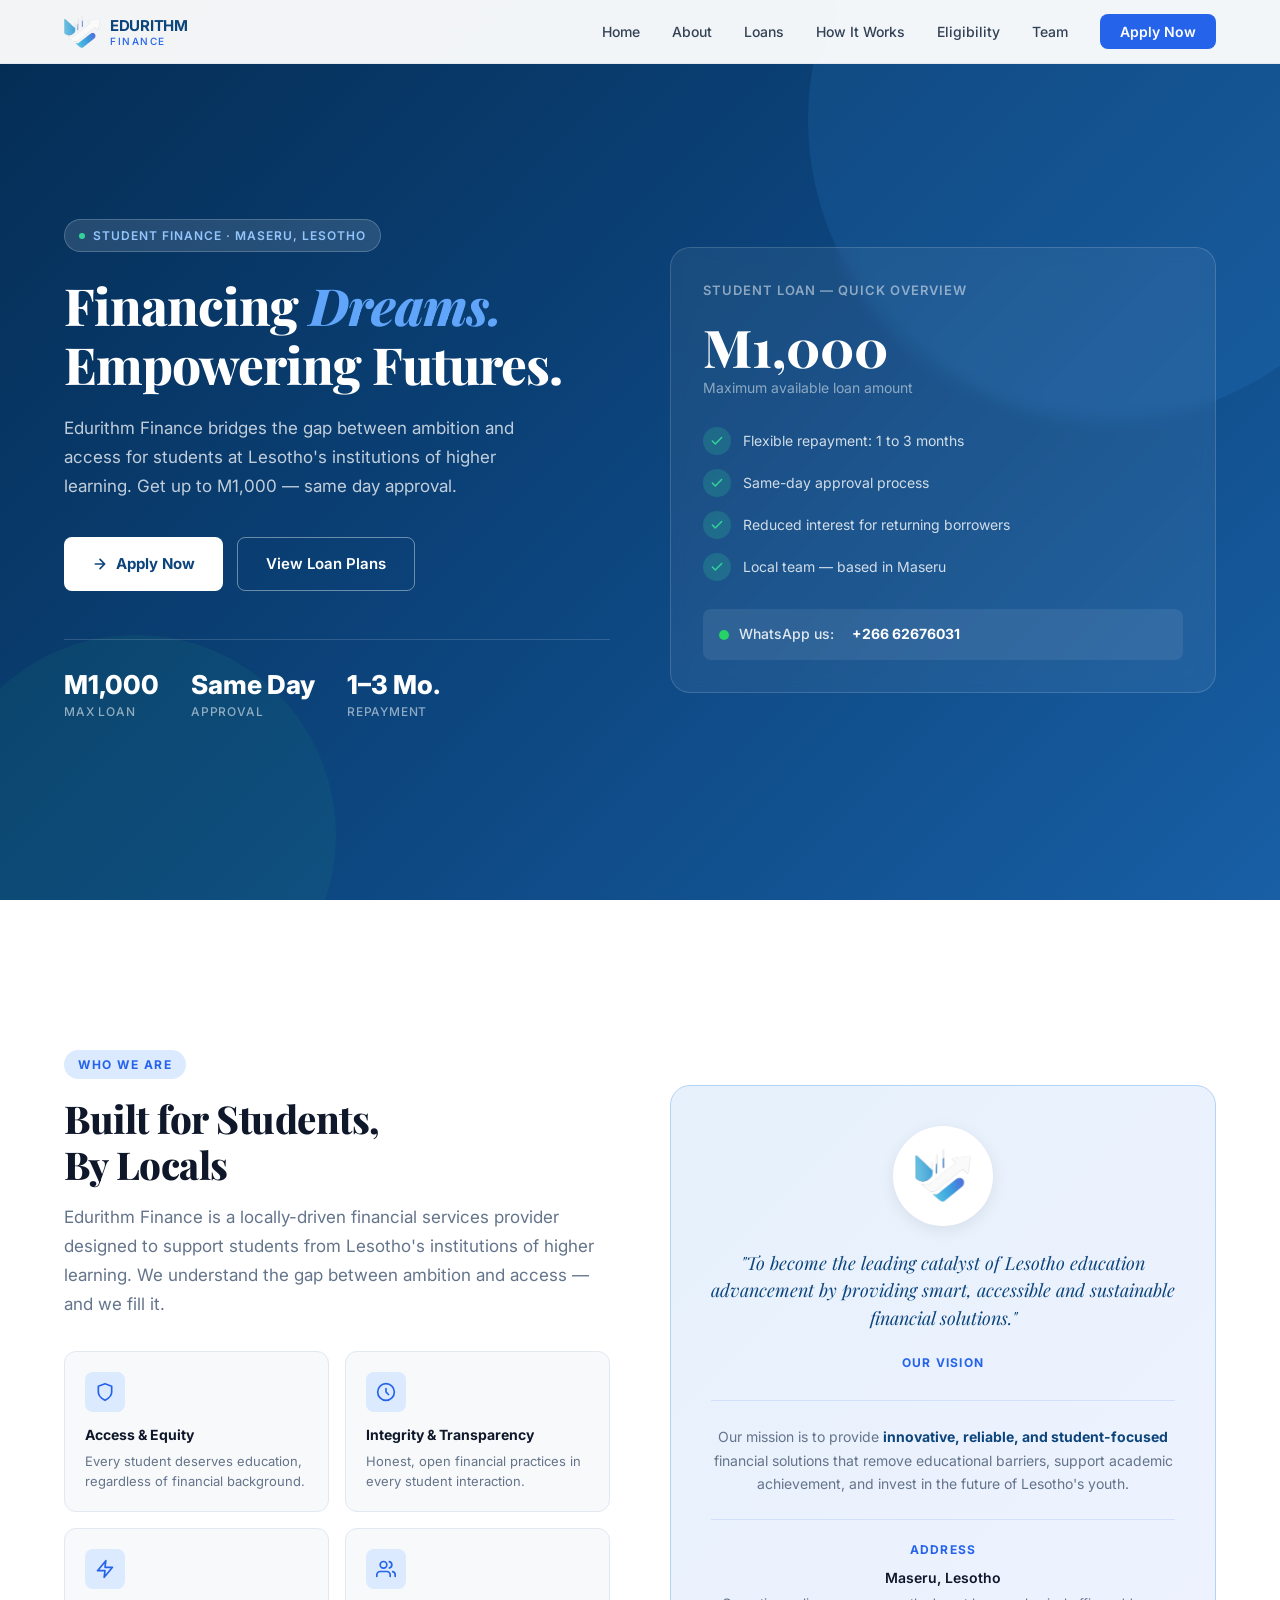
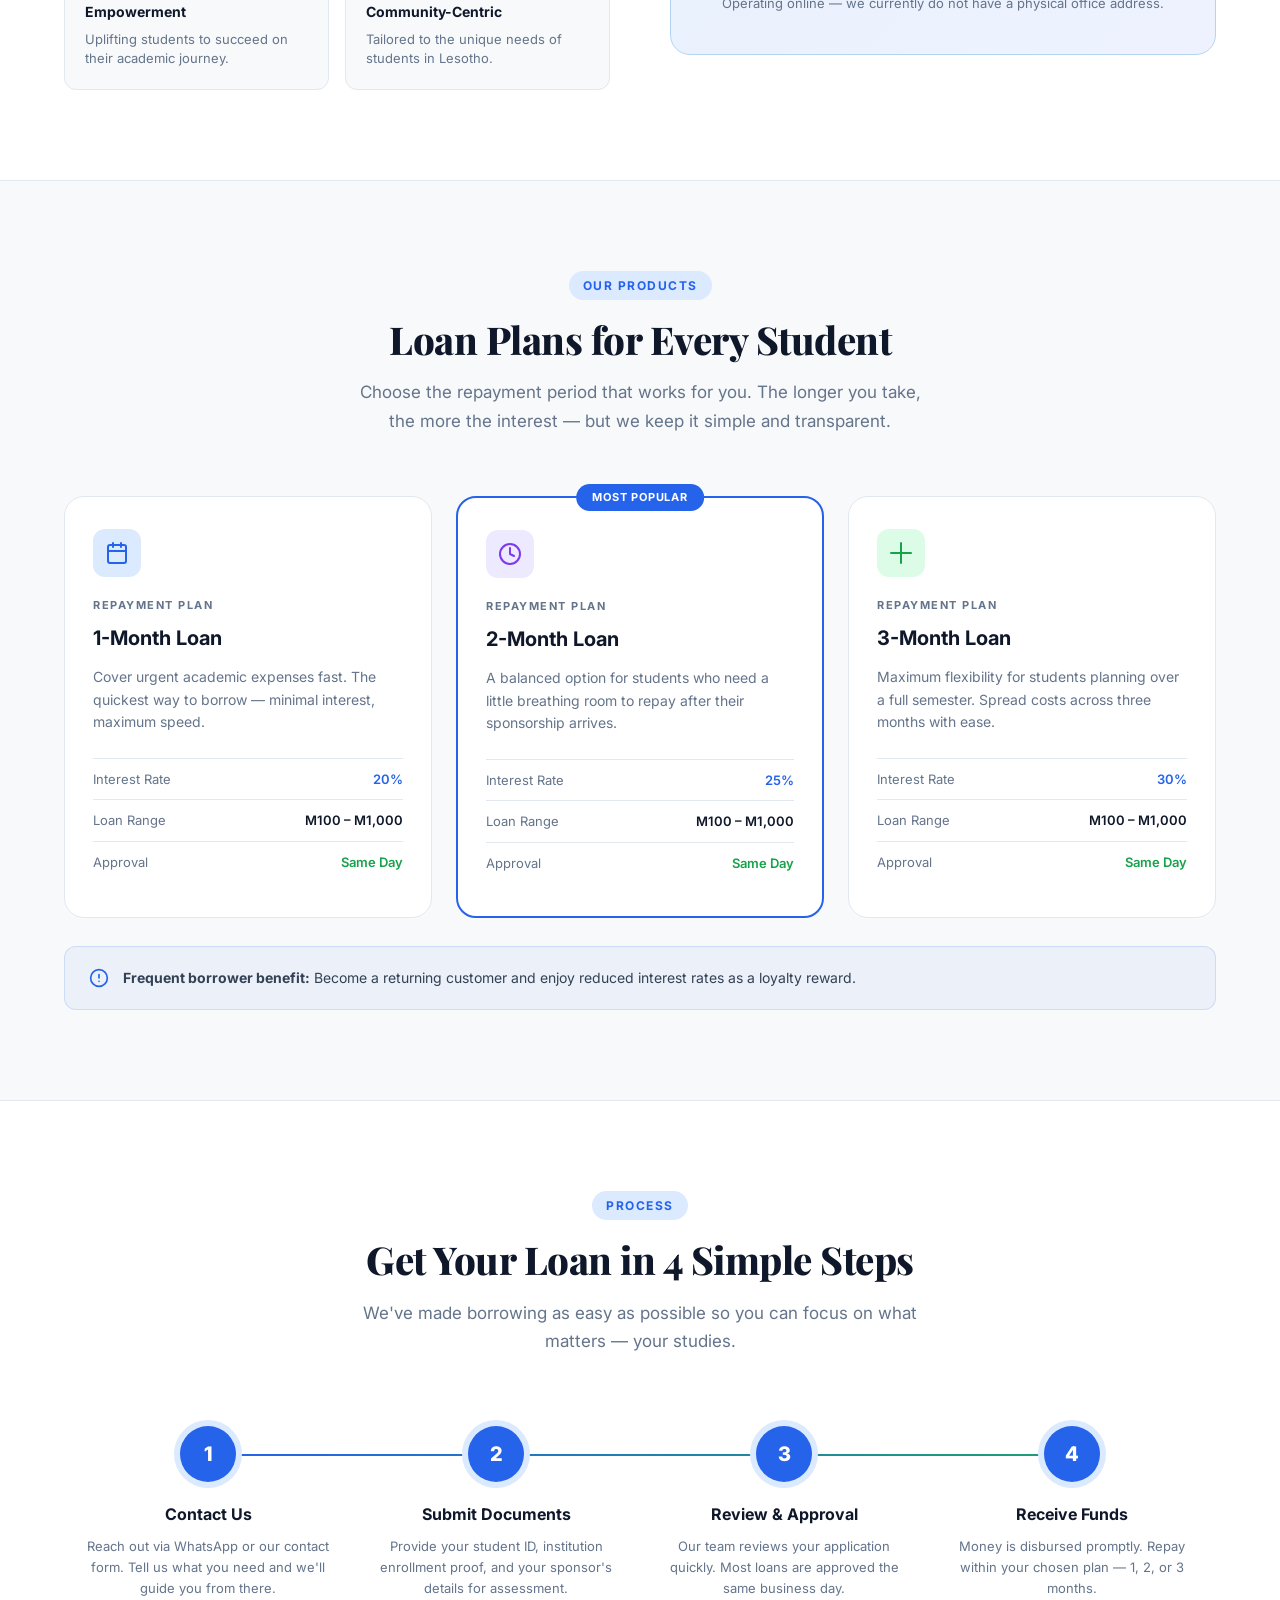
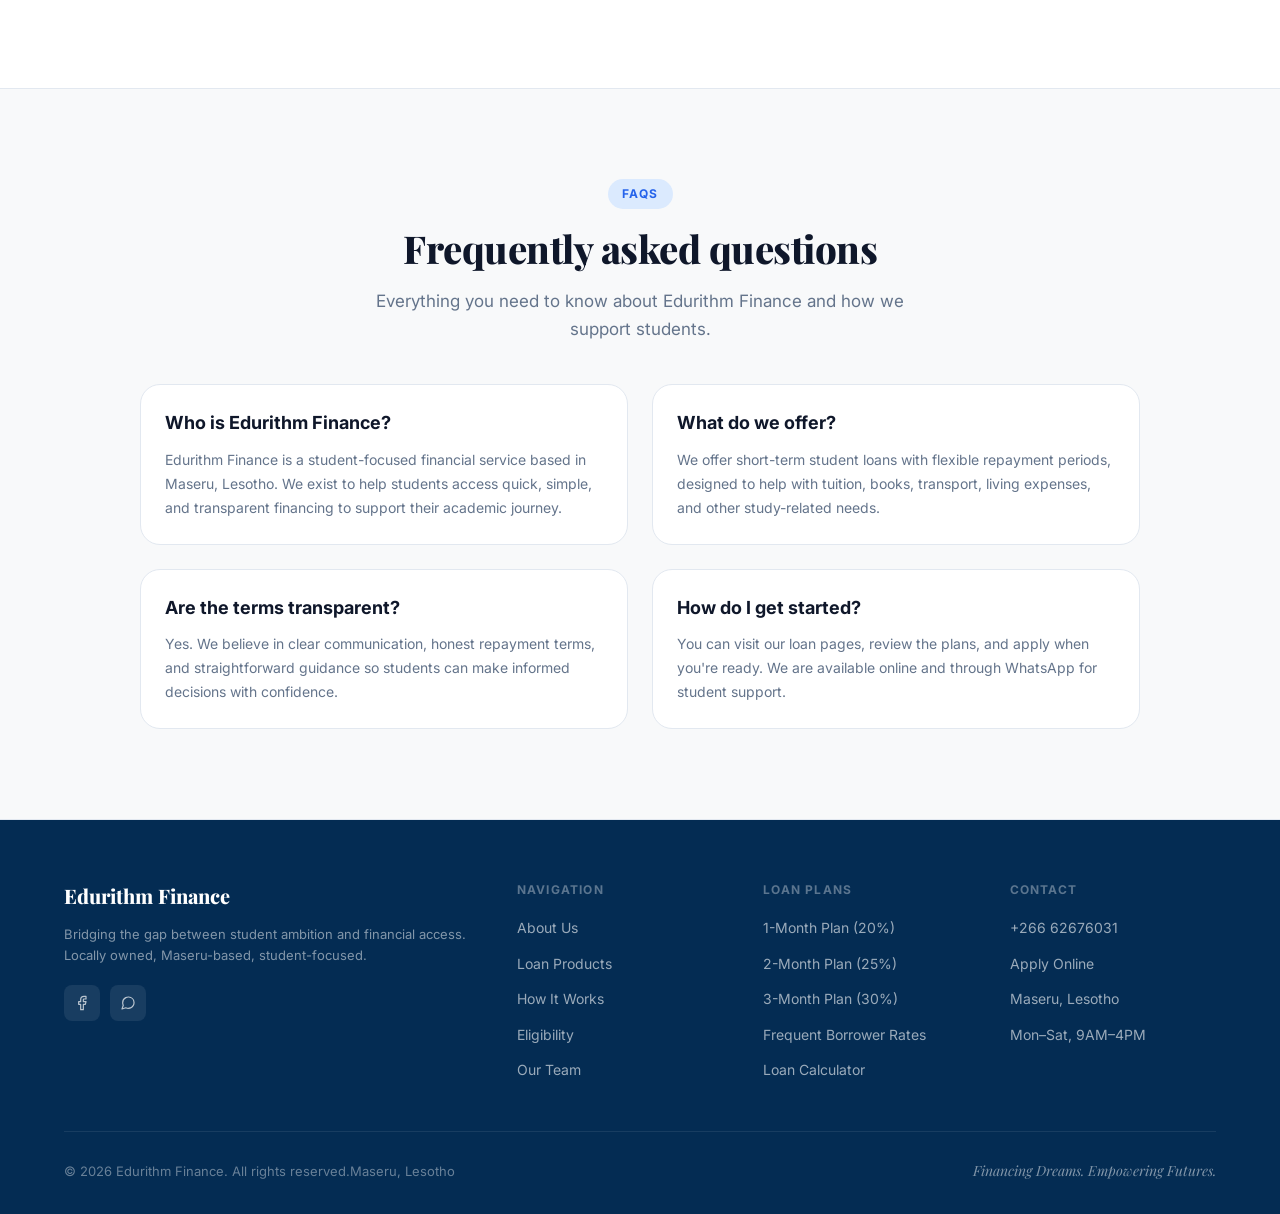
<file: index (2).html>
<!DOCTYPE html>
<html lang="en">
<head>
<meta charset="UTF-8" />
<meta name="viewport" content="width=device-width, initial-scale=1.0" />
<title>Edurithm Finance – Financing Dreams. Empowering Futures.</title>
<meta name="description" content="Edurithm Finance is a locally-driven financial services provider designed to support students from Lesotho's institutions of higher learning." />
<meta property="og:site_name" content="Edurithm Finance" />
<meta property="og:title" content="Edurithm Finance – Financing Dreams. Empowering Futures." />
<meta property="og:description" content="Edurithm Finance is a locally-driven financial services provider designed to support students from Lesotho's institutions of higher learning." />
<meta property="og:type" content="website" />
<meta property="og:image" content="https://edurithm-finance-ozwq.vercel.app/assets/logo-icon.png" />
<meta property="og:url" content="https://edurithm-finance-ozwq.vercel.app/" />
<link href="https://fonts.googleapis.com/css2?family=Inter:wght@300;400;500;600;700;800&family=Playfair+Display:wght@700;800&display=swap" rel="stylesheet" />
 <link rel="icon" type="image/png" href="assets/logo-icon.png" />
<style>
  *, *::before, *::after { box-sizing: border-box; margin: 0; padding: 0; }

  :root {
    --blue-50: #E6F1FB;
    --blue-100: #B5D4F4;
    --blue-400: #378ADD;
    --blue-600: #185FA5;
    --blue-800: #0C447C;
    --blue-900: #042C53;
    --teal-50: #E1F5EE;
    --teal-400: #1D9E75;
    --teal-600: #0F6E56;
    --gray-50: #F8F9FA;
    --gray-100: #F1F3F5;
    --gray-200: #E9ECEF;
    --gray-400: #888780;
    --gray-600: #5F5E5A;
    --gray-800: #2C2C2A;
    --white: #ffffff;
    --accent: #2563EB;
    --accent-light: #DBEAFE;
    --accent-dark: #1D4ED8;
    --text-dark: #0F172A;
    --text-mid: #334155;
    --text-muted: #64748B;
    --border: #E2E8F0;
    --radius-sm: 8px;
    --radius-md: 12px;
    --radius-lg: 20px;
    --radius-xl: 32px;
    --shadow-sm: 0 1px 3px rgba(0,0,0,0.06), 0 1px 2px rgba(0,0,0,0.04);
    --shadow-md: 0 4px 16px rgba(0,0,0,0.08);
    --shadow-lg: 0 8px 32px rgba(0,0,0,0.10);
  }

  html { scroll-behavior: smooth; }

  body {
    font-family: 'Inter', sans-serif;
    background: var(--white);
    color: var(--text-dark);
    line-height: 1.6;
    overflow-x: hidden;
  }

  /* ─── NAV ─── */
  nav {
    position: fixed;
    top: 0; left: 0; right: 0;
    z-index: 100;
    background: rgba(255,255,255,0.95);
    backdrop-filter: blur(12px);
    border-bottom: 1px solid var(--border);
    padding: 0 5%;
    display: flex;
    align-items: center;
    justify-content: space-between;
    height: 64px;
  }

  .nav-logo {
    display: flex;
    align-items: center;
    gap: 10px;
    text-decoration: none;
  }

  .nav-logo-mark {
    width: 36px;
    height: 36px;
    border-radius: 12px;
    background: linear-gradient(135deg, var(--accent), var(--teal-400));
    color: #fff;
    display: flex;
    align-items: center;
    justify-content: center;
    font-size: 14px;
    font-weight: 800;
    box-shadow: var(--shadow-sm);
  }

  .nav-logo-icon {
    width: 36px;
    height: 36px;
    object-fit: contain;
  }

  .nav-brand {
    font-size: 15px;
    font-weight: 700;
    color: var(--blue-800);
    letter-spacing: -0.3px;
    line-height: 1.2;
  }

  .nav-brand span {
    display: block;
    font-size: 10px;
    font-weight: 500;
    color: var(--accent);
    letter-spacing: 1.5px;
    text-transform: uppercase;
  }

  .nav-links {
    display: flex;
    align-items: center;
    gap: 32px;
    list-style: none;
  }

  .nav-links a {
    text-decoration: none;
    font-size: 14px;
    font-weight: 500;
    color: var(--text-mid);
    transition: color 0.2s;
  }

  .nav-links a:hover { color: var(--accent); }

  .nav-cta {
    background: var(--accent);
    color: #fff !important;
    padding: 9px 20px;
    border-radius: var(--radius-sm);
    font-weight: 600 !important;
    transition: background 0.2s !important;
  }

  .nav-cta:hover { background: var(--accent-dark) !important; color: #fff !important; }

  .nav-mobile-btn {
    display: none;
    background: none;
    border: none;
    cursor: pointer;
    flex-direction: column;
    gap: 5px;
    padding: 4px;
  }

  .nav-mobile-btn span {
    display: block;
    width: 24px;
    height: 2px;
    background: var(--text-dark);
    border-radius: 2px;
    transition: all 0.3s;
  }

  /* ─── HERO ─── */
  .hero {
    min-height: 100vh;
    background: linear-gradient(135deg, var(--blue-900) 0%, var(--blue-800) 50%, var(--blue-600) 100%);
    display: flex;
    align-items: center;
    padding: 100px 5% 60px;
    position: relative;
    overflow: hidden;
  }

  .hero::before {
    content: '';
    position: absolute;
    top: -20%;
    right: -10%;
    width: 600px;
    height: 600px;
    border-radius: 50%;
    background: rgba(55, 138, 221, 0.15);
    pointer-events: none;
  }

  .hero::after {
    content: '';
    position: absolute;
    bottom: -15%;
    left: -5%;
    width: 400px;
    height: 400px;
    border-radius: 50%;
    background: rgba(29, 158, 117, 0.10);
    pointer-events: none;
  }

  .hero-inner {
    max-width: 1200px;
    margin: 0 auto;
    width: 100%;
    display: grid;
    grid-template-columns: 1fr 1fr;
    gap: 60px;
    align-items: center;
    position: relative;
    z-index: 2;
  }

  .hero-tag {
    display: inline-flex;
    align-items: center;
    gap: 8px;
    background: rgba(255,255,255,0.12);
    border: 1px solid rgba(255,255,255,0.2);
    color: #93C5FD;
    font-size: 12px;
    font-weight: 600;
    letter-spacing: 1px;
    text-transform: uppercase;
    padding: 6px 14px;
    border-radius: 100px;
    margin-bottom: 24px;
  }

  .hero-tag::before {
    content: '';
    width: 6px;
    height: 6px;
    background: #34D399;
    border-radius: 50%;
  }

  .hero h1 {
    font-family: 'Playfair Display', serif;
    font-size: clamp(2.4rem, 4vw, 3.4rem);
    font-weight: 800;
    color: #ffffff;
    line-height: 1.15;
    margin-bottom: 20px;
    letter-spacing: -1px;
  }

  .hero h1 em {
    font-style: italic;
    color: #60A5FA;
  }

  .hero-sub {
    font-size: 17px;
    color: rgba(255,255,255,0.75);
    line-height: 1.7;
    margin-bottom: 36px;
    max-width: 480px;
  }

  .hero-actions {
    display: flex;
    gap: 14px;
    flex-wrap: wrap;
  }

  .btn-primary {
    display: inline-flex;
    align-items: center;
    gap: 8px;
    background: #ffffff;
    color: var(--blue-800);
    font-size: 15px;
    font-weight: 700;
    padding: 14px 28px;
    border-radius: var(--radius-sm);
    text-decoration: none;
    transition: all 0.2s;
    border: none;
    cursor: pointer;
  }

  .btn-primary:hover {
    background: var(--blue-50);
    transform: translateY(-1px);
    box-shadow: 0 6px 20px rgba(0,0,0,0.15);
  }

  .btn-secondary {
    display: inline-flex;
    align-items: center;
    gap: 8px;
    background: transparent;
    color: #ffffff;
    font-size: 15px;
    font-weight: 600;
    padding: 14px 28px;
    border-radius: var(--radius-sm);
    border: 1.5px solid rgba(255,255,255,0.4);
    text-decoration: none;
    transition: all 0.2s;
  }

  .btn-secondary:hover {
    background: rgba(255,255,255,0.1);
    border-color: rgba(255,255,255,0.7);
  }

  /* Hero stats */
  .hero-stats {
    display: flex;
    gap: 32px;
    margin-top: 48px;
    padding-top: 32px;
    border-top: 1px solid rgba(255,255,255,0.15);
  }

  .hero-stat-num {
    font-size: 26px;
    font-weight: 800;
    color: #ffffff;
    line-height: 1;
    margin-bottom: 4px;
  }

  .hero-stat-label {
    font-size: 12px;
    color: rgba(255,255,255,0.55);
    font-weight: 500;
    text-transform: uppercase;
    letter-spacing: 0.8px;
  }

  /* Hero card */
  .hero-card {
    background: rgba(255,255,255,0.06);
    backdrop-filter: blur(8px);
    border: 1px solid rgba(255,255,255,0.15);
    border-radius: var(--radius-lg);
    padding: 32px;
  }

  .hero-card-title {
    font-size: 13px;
    font-weight: 600;
    color: rgba(255,255,255,0.5);
    text-transform: uppercase;
    letter-spacing: 1px;
    margin-bottom: 20px;
  }

  .loan-amount-display {
    font-family: 'Playfair Display', serif;
    font-size: 52px;
    font-weight: 800;
    color: #ffffff;
    line-height: 1;
    margin-bottom: 4px;
  }

  .loan-amount-sub {
    font-size: 14px;
    color: rgba(255,255,255,0.5);
    margin-bottom: 28px;
  }

  .loan-features {
    display: flex;
    flex-direction: column;
    gap: 14px;
    margin-bottom: 28px;
  }

  .loan-feature {
    display: flex;
    align-items: center;
    gap: 12px;
    font-size: 14px;
    color: rgba(255,255,255,0.8);
  }

  .loan-feature-icon {
    width: 28px;
    height: 28px;
    border-radius: 50%;
    background: rgba(52, 211, 153, 0.2);
    display: flex;
    align-items: center;
    justify-content: center;
    flex-shrink: 0;
  }

  .loan-feature-icon svg {
    width: 14px;
    height: 14px;
    stroke: #34D399;
    fill: none;
    stroke-width: 2.5;
    stroke-linecap: round;
    stroke-linejoin: round;
  }

  .hero-contact-row {
    display: flex;
    align-items: center;
    gap: 10px;
    padding: 14px 16px;
    background: rgba(255,255,255,0.08);
    border-radius: var(--radius-sm);
    font-size: 14px;
    color: rgba(255,255,255,0.85);
    font-weight: 500;
  }

  .whatsapp-dot {
    width: 10px;
    height: 10px;
    background: #25D366;
    border-radius: 50%;
    flex-shrink: 0;
  }

  /* ─── SECTION BASE ─── */
  section { padding: 90px 5%; }

  .section-inner {
    max-width: 1200px;
    margin: 0 auto;
  }

  .section-tag {
    display: inline-block;
    font-size: 12px;
    font-weight: 700;
    letter-spacing: 1.5px;
    text-transform: uppercase;
    color: var(--accent);
    background: var(--accent-light);
    padding: 5px 14px;
    border-radius: 100px;
    margin-bottom: 16px;
  }

  .section-title {
    font-family: 'Playfair Display', serif;
    font-size: clamp(1.8rem, 3vw, 2.6rem);
    font-weight: 800;
    color: var(--text-dark);
    line-height: 1.2;
    letter-spacing: -0.5px;
    margin-bottom: 16px;
  }

  .section-sub {
    font-size: 17px;
    color: var(--text-muted);
    line-height: 1.7;
    max-width: 580px;
  }

  /* ─── ABOUT ─── */
  .about-grid {
    display: grid;
    grid-template-columns: 1fr 1fr;
    gap: 60px;
    align-items: center;
    margin-top: 60px;
  }

  .about-values {
    display: grid;
    grid-template-columns: 1fr 1fr;
    gap: 16px;
    margin-top: 32px;
  }

  .value-card {
    background: var(--gray-50);
    border: 1px solid var(--border);
    border-radius: var(--radius-md);
    padding: 20px;
  }

  .value-icon {
    width: 40px;
    height: 40px;
    border-radius: var(--radius-sm);
    background: var(--accent-light);
    display: flex;
    align-items: center;
    justify-content: center;
    margin-bottom: 12px;
  }

  .value-icon svg {
    width: 20px;
    height: 20px;
    stroke: var(--accent);
    fill: none;
    stroke-width: 2;
    stroke-linecap: round;
    stroke-linejoin: round;
  }

  .value-title {
    font-size: 14px;
    font-weight: 700;
    color: var(--text-dark);
    margin-bottom: 6px;
  }

  .value-desc {
    font-size: 13px;
    color: var(--text-muted);
    line-height: 1.5;
  }

  .about-visual {
    background: linear-gradient(135deg, var(--blue-50) 0%, #EEF2FF 100%);
    border-radius: var(--radius-lg);
    padding: 40px;
    text-align: center;
    border: 1px solid var(--blue-100);
  }

  .about-visual-logo {
    width: 100px;
    height: 100px;
    margin: 0 auto 24px;
    background: var(--white);
    border-radius: 50%;
    display: flex;
    align-items: center;
    justify-content: center;
    box-shadow: var(--shadow-md);
  }

  .about-quote {
    font-family: 'Playfair Display', serif;
    font-size: 18px;
    font-style: italic;
    color: var(--blue-800);
    line-height: 1.55;
    margin-bottom: 20px;
  }

  .about-mission-label {
    font-size: 12px;
    font-weight: 700;
    text-transform: uppercase;
    letter-spacing: 1.2px;
    color: var(--accent);
  }

  /* ─── LOAN PRODUCTS ─── */
  .products-bg {
    background: var(--gray-50);
    border-top: 1px solid var(--border);
    border-bottom: 1px solid var(--border);
  }

  .products-header {
    text-align: center;
    margin-bottom: 60px;
  }

  .products-header .section-sub {
    margin: 0 auto;
  }

  .products-grid {
    display: grid;
    grid-template-columns: repeat(3, 1fr);
    gap: 24px;
  }

  .product-card {
    background: var(--white);
    border: 1px solid var(--border);
    border-radius: var(--radius-lg);
    padding: 32px 28px;
    position: relative;
    transition: box-shadow 0.25s, transform 0.25s;
  }

  .product-card:hover {
    box-shadow: var(--shadow-lg);
    transform: translateY(-4px);
  }

  .product-card.featured {
    border-color: var(--accent);
    border-width: 2px;
  }

  .featured-badge {
    position: absolute;
    top: -14px;
    left: 50%;
    transform: translateX(-50%);
    background: var(--accent);
    color: #fff;
    font-size: 11px;
    font-weight: 700;
    letter-spacing: 0.8px;
    text-transform: uppercase;
    padding: 5px 16px;
    border-radius: 100px;
    white-space: nowrap;
  }

  .product-icon {
    width: 48px;
    height: 48px;
    border-radius: var(--radius-md);
    background: var(--accent-light);
    display: flex;
    align-items: center;
    justify-content: center;
    margin-bottom: 20px;
  }

  .product-icon svg {
    width: 24px;
    height: 24px;
    stroke: var(--accent);
    fill: none;
    stroke-width: 2;
    stroke-linecap: round;
    stroke-linejoin: round;
  }

  .product-name {
    font-size: 11px;
    font-weight: 700;
    text-transform: uppercase;
    letter-spacing: 1.5px;
    color: var(--text-muted);
    margin-bottom: 8px;
  }

  .product-title {
    font-size: 20px;
    font-weight: 700;
    color: var(--text-dark);
    margin-bottom: 12px;
  }

  .product-desc {
    font-size: 14px;
    color: var(--text-muted);
    line-height: 1.6;
    margin-bottom: 24px;
  }

  .product-detail {
    display: flex;
    align-items: center;
    justify-content: space-between;
    padding: 10px 0;
    border-top: 1px solid var(--border);
    font-size: 13px;
  }

  .product-detail-label { color: var(--text-muted); }
  .product-detail-value { font-weight: 600; color: var(--text-dark); }

  /* ─── HOW IT WORKS ─── */
  .how-header {
    text-align: center;
    margin-bottom: 70px;
  }

  .how-header .section-sub { margin: 0 auto; }

  .steps-grid {
    display: grid;
    grid-template-columns: repeat(4, 1fr);
    gap: 0;
    position: relative;
  }

  .steps-grid::before {
    content: '';
    position: absolute;
    top: 28px;
    left: calc(12.5% + 20px);
    right: calc(12.5% + 20px);
    height: 2px;
    background: linear-gradient(90deg, var(--accent), var(--teal-400));
    z-index: 0;
  }

  .step {
    text-align: center;
    padding: 0 16px;
    position: relative;
    z-index: 1;
  }

  .step-number {
    width: 56px;
    height: 56px;
    border-radius: 50%;
    background: var(--accent);
    color: #fff;
    font-size: 20px;
    font-weight: 800;
    display: flex;
    align-items: center;
    justify-content: center;
    margin: 0 auto 20px;
    box-shadow: 0 0 0 6px var(--accent-light);
  }

  .step-title {
    font-size: 16px;
    font-weight: 700;
    color: var(--text-dark);
    margin-bottom: 8px;
  }

  .step-desc {
    font-size: 13px;
    color: var(--text-muted);
    line-height: 1.6;
  }

  /* ─── LOAN CALCULATOR ─── */
  .calc-bg {
    background: linear-gradient(135deg, var(--blue-900) 0%, var(--blue-800) 100%);
  }

  .calc-inner {
    max-width: 1200px;
    margin: 0 auto;
    display: grid;
    grid-template-columns: 1fr 1fr;
    gap: 60px;
    align-items: start;
  }

  .calc-left .section-title { color: #fff; }
  .calc-left .section-sub { color: rgba(255,255,255,0.65); }
  .calc-left .section-tag { background: rgba(255,255,255,0.12); color: #93C5FD; }

  .calc-card {
    background: rgba(255,255,255,0.06);
    border: 1px solid rgba(255,255,255,0.15);
    border-radius: var(--radius-lg);
    padding: 36px;
  }

  .calc-field {
    margin-bottom: 24px;
  }

  .calc-label {
    font-size: 13px;
    font-weight: 600;
    color: rgba(255,255,255,0.6);
    text-transform: uppercase;
    letter-spacing: 0.8px;
    margin-bottom: 10px;
    display: flex;
    justify-content: space-between;
    align-items: center;
  }

  .calc-value {
    font-size: 16px;
    font-weight: 700;
    color: #60A5FA;
  }

  input[type="range"] {
    -webkit-appearance: none;
    appearance: none;
    width: 100%;
    height: 4px;
    border-radius: 4px;
    background: rgba(255,255,255,0.2);
    outline: none;
  }

  input[type="range"]::-webkit-slider-thumb {
    -webkit-appearance: none;
    width: 20px;
    height: 20px;
    border-radius: 50%;
    background: #ffffff;
    cursor: pointer;
    box-shadow: 0 2px 8px rgba(0,0,0,0.3);
  }

  .calc-results {
    margin-top: 28px;
    padding-top: 28px;
    border-top: 1px solid rgba(255,255,255,0.15);
    display: grid;
    grid-template-columns: 1fr 1fr;
    gap: 16px;
  }

  .calc-result-item {
    background: rgba(255,255,255,0.06);
    border-radius: var(--radius-sm);
    padding: 16px;
  }

  .calc-result-label {
    font-size: 11px;
    font-weight: 600;
    text-transform: uppercase;
    letter-spacing: 1px;
    color: rgba(255,255,255,0.45);
    margin-bottom: 6px;
  }

  .calc-result-num {
    font-size: 22px;
    font-weight: 800;
    color: #ffffff;
  }

  .calc-cta {
    display: block;
    text-align: center;
    background: #ffffff;
    color: var(--blue-800);
    font-size: 15px;
    font-weight: 700;
    padding: 14px;
    border-radius: var(--radius-sm);
    text-decoration: none;
    margin-top: 24px;
    transition: background 0.2s;
  }

  .calc-cta:hover { background: var(--blue-50); }

  /* ─── ELIGIBILITY ─── */
  .elig-grid {
    display: grid;
    grid-template-columns: 1fr 1fr;
    gap: 60px;
    align-items: center;
    margin-top: 60px;
  }

  .elig-list {
    display: flex;
    flex-direction: column;
    gap: 16px;
  }

  .elig-item {
    display: flex;
    gap: 16px;
    align-items: flex-start;
    padding: 20px;
    background: var(--gray-50);
    border: 1px solid var(--border);
    border-radius: var(--radius-md);
  }

  .elig-check {
    width: 28px;
    height: 28px;
    border-radius: 50%;
    background: #DCFCE7;
    display: flex;
    align-items: center;
    justify-content: center;
    flex-shrink: 0;
    margin-top: 1px;
  }

  .elig-check svg {
    width: 14px;
    height: 14px;
    stroke: #16A34A;
    fill: none;
    stroke-width: 3;
    stroke-linecap: round;
    stroke-linejoin: round;
  }

  .elig-text strong {
    display: block;
    font-size: 14px;
    font-weight: 700;
    color: var(--text-dark);
    margin-bottom: 3px;
  }

  .elig-text p {
    font-size: 13px;
    color: var(--text-muted);
    line-height: 1.5;
  }

  .elig-info-box {
    background: linear-gradient(135deg, var(--blue-50), #EEF2FF);
    border: 1px solid var(--blue-100);
    border-radius: var(--radius-lg);
    padding: 36px;
  }

  .info-row {
    display: flex;
    justify-content: space-between;
    align-items: center;
    padding: 16px 0;
    border-bottom: 1px solid rgba(37, 99, 235, 0.1);
    font-size: 14px;
  }

  .info-row:last-child { border-bottom: none; padding-bottom: 0; }
  .info-row:first-child { padding-top: 0; }

  .info-key { color: var(--text-muted); font-weight: 500; }

  .info-val {
    font-weight: 700;
    color: var(--blue-800);
    text-align: right;
  }

  /* ─── TEAM ─── */
  .team-bg { background: var(--gray-50); border-top: 1px solid var(--border); border-bottom: 1px solid var(--border); }

  .team-header {
    text-align: center;
    margin-bottom: 60px;
  }

  .team-header .section-sub { margin: 0 auto; }

  .team-grid {
    display: grid;
    grid-template-columns: repeat(2, 1fr);
    gap: 28px;
    max-width: 800px;
    margin: 0 auto;
  }

  .team-card {
    background: var(--white);
    border: 1px solid var(--border);
    border-radius: var(--radius-lg);
    padding: 32px;
    text-align: center;
    transition: box-shadow 0.25s;
  }

  .team-card:hover { box-shadow: var(--shadow-lg); }

  .team-avatar {
    width: 72px;
    height: 72px;
    border-radius: 50%;
    background: linear-gradient(135deg, var(--accent), var(--teal-400));
    display: flex;
    align-items: center;
    justify-content: center;
    font-family: 'Playfair Display', serif;
    font-size: 24px;
    font-weight: 800;
    color: #fff;
    margin: 0 auto 16px;
  }

  .team-name {
    font-size: 18px;
    font-weight: 700;
    color: var(--text-dark);
    margin-bottom: 4px;
  }

  .team-role {
    font-size: 13px;
    color: var(--accent);
    font-weight: 600;
    text-transform: uppercase;
    letter-spacing: 0.8px;
    margin-bottom: 16px;
  }

  .team-share {
    display: inline-flex;
    align-items: center;
    gap: 6px;
    background: var(--accent-light);
    color: var(--accent);
    font-size: 12px;
    font-weight: 700;
    padding: 5px 14px;
    border-radius: 100px;
    margin-bottom: 16px;
  }

  .team-bio {
    font-size: 13px;
    color: var(--text-muted);
    line-height: 1.6;
  }

  /* ─── CONTACT ─── */
  .contact-inner {
    max-width: 1200px;
    margin: 0 auto;
    display: grid;
    grid-template-columns: 1fr 1fr;
    gap: 60px;
    align-items: start;
  }

  .contact-methods {
    display: flex;
    flex-direction: column;
    gap: 16px;
    margin-top: 36px;
  }

  .contact-item {
    display: flex;
    align-items: center;
    gap: 16px;
    padding: 20px;
    background: var(--gray-50);
    border: 1px solid var(--border);
    border-radius: var(--radius-md);
  }

  .contact-icon-wrap {
    width: 44px;
    height: 44px;
    border-radius: var(--radius-sm);
    display: flex;
    align-items: center;
    justify-content: center;
    flex-shrink: 0;
  }

  .contact-icon-wrap.green { background: #DCFCE7; }
  .contact-icon-wrap.blue { background: var(--accent-light); }
  .contact-icon-wrap.purple { background: #EDE9FE; }

  .contact-icon-wrap svg {
    width: 20px;
    height: 20px;
    stroke-width: 2;
    stroke-linecap: round;
    stroke-linejoin: round;
    fill: none;
  }

  .contact-icon-wrap.green svg { stroke: #16A34A; }
  .contact-icon-wrap.blue svg { stroke: var(--accent); }
  .contact-icon-wrap.purple svg { stroke: #7C3AED; }

  .contact-label {
    font-size: 12px;
    font-weight: 700;
    text-transform: uppercase;
    letter-spacing: 0.8px;
    color: var(--text-muted);
    margin-bottom: 3px;
  }

  .contact-value {
    font-size: 15px;
    font-weight: 700;
    color: var(--text-dark);
  }

  /* Contact form */
  .contact-form {
    background: var(--white);
    border: 1px solid var(--border);
    border-radius: var(--radius-lg);
    padding: 36px;
    box-shadow: var(--shadow-md);
  }

  .form-title {
    font-size: 20px;
    font-weight: 700;
    color: var(--text-dark);
    margin-bottom: 24px;
  }

  .form-row {
    display: grid;
    grid-template-columns: 1fr 1fr;
    gap: 16px;
  }

  .form-group {
    margin-bottom: 18px;
  }

  .form-group label {
    display: block;
    font-size: 13px;
    font-weight: 600;
    color: var(--text-mid);
    margin-bottom: 7px;
  }

  .form-group input,
  .form-group select,
  .form-group textarea {
    width: 100%;
    padding: 11px 14px;
    border: 1.5px solid var(--border);
    border-radius: var(--radius-sm);
    font-size: 14px;
    font-family: 'Inter', sans-serif;
    color: var(--text-dark);
    background: var(--gray-50);
    transition: border-color 0.2s;
    outline: none;
  }

  .form-group input:focus,
  .form-group select:focus,
  .form-group textarea:focus {
    border-color: var(--accent);
    background: var(--white);
  }

  .form-group textarea { resize: vertical; min-height: 100px; }

  .form-submit {
    width: 100%;
    background: var(--accent);
    color: #fff;
    font-size: 15px;
    font-weight: 700;
    padding: 14px;
    border: none;
    border-radius: var(--radius-sm);
    cursor: pointer;
    transition: background 0.2s;
    font-family: 'Inter', sans-serif;
  }

  .form-submit:hover { background: var(--accent-dark); }

  .form-note {
    text-align: center;
    font-size: 12px;
    color: var(--text-muted);
    margin-top: 14px;
  }

  /* ─── FOOTER ─── */
  footer {
    background: var(--blue-900);
    padding: 60px 5% 32px;
    color: rgba(255,255,255,0.65);
  }

  .footer-inner {
    max-width: 1200px;
    margin: 0 auto;
  }

  .footer-top {
    display: grid;
    grid-template-columns: 2fr 1fr 1fr 1fr;
    gap: 40px;
    margin-bottom: 48px;
  }

  .footer-brand {
    font-family: 'Playfair Display', serif;
    font-size: 20px;
    font-weight: 800;
    color: #fff;
    margin-bottom: 12px;
  }

  .footer-tagline {
    font-size: 13px;
    color: rgba(255,255,255,0.5);
    line-height: 1.6;
    margin-bottom: 20px;
  }

  .footer-social {
    display: flex;
    gap: 10px;
  }

  .social-btn {
    width: 36px;
    height: 36px;
    border-radius: var(--radius-sm);
    background: rgba(255,255,255,0.08);
    display: flex;
    align-items: center;
    justify-content: center;
    transition: background 0.2s;
    text-decoration: none;
  }

  .social-btn:hover { background: rgba(255,255,255,0.18); }

  .social-btn svg {
    width: 16px;
    height: 16px;
    stroke: rgba(255,255,255,0.7);
    fill: none;
    stroke-width: 1.8;
    stroke-linecap: round;
    stroke-linejoin: round;
  }

  .footer-col-title {
    font-size: 12px;
    font-weight: 700;
    text-transform: uppercase;
    letter-spacing: 1.2px;
    color: rgba(255,255,255,0.35);
    margin-bottom: 16px;
  }

  .footer-links {
    display: flex;
    flex-direction: column;
    gap: 10px;
    list-style: none;
  }

  .footer-links a {
    text-decoration: none;
    font-size: 14px;
    color: rgba(255,255,255,0.6);
    transition: color 0.2s;
  }

  .footer-links a:hover { color: #ffffff; }

  .footer-bottom {
    border-top: 1px solid rgba(255,255,255,0.08);
    padding-top: 28px;
    display: flex;
    justify-content: space-between;
    align-items: center;
    font-size: 13px;
  }

  .footer-bottom-left { color: rgba(255,255,255,0.4); }

  .footer-bottom-right {
    font-family: 'Playfair Display', serif;
    font-style: italic;
    color: rgba(255,255,255,0.5);
    font-size: 14px;
  }

  /* ─── SUCCESS TOAST ─── */
  .toast {
    position: fixed;
    bottom: 32px;
    right: 32px;
    background: var(--blue-800);
    color: #fff;
    padding: 16px 24px;
    border-radius: var(--radius-md);
    font-size: 14px;
    font-weight: 600;
    box-shadow: var(--shadow-lg);
    transform: translateY(120px);
    opacity: 0;
    transition: all 0.4s cubic-bezier(0.34, 1.56, 0.64, 1);
    z-index: 200;
    display: flex;
    align-items: center;
    gap: 10px;
  }

  .toast.show {
    transform: translateY(0);
    opacity: 1;
  }

  .toast-icon {
    width: 22px;
    height: 22px;
    border-radius: 50%;
    background: #34D399;
    display: flex;
    align-items: center;
    justify-content: center;
    flex-shrink: 0;
  }

  /* ─── MOBILE ─── */
  @media (max-width: 900px) {
    .hero-inner { grid-template-columns: 1fr; }
    .hero-card { display: none; }
    .about-grid { grid-template-columns: 1fr; }
    .about-visual { order: -1; }
    .products-grid { grid-template-columns: 1fr; }
    .steps-grid { grid-template-columns: 1fr 1fr; }
    .steps-grid::before { display: none; }
    .calc-inner { grid-template-columns: 1fr; }
    .elig-grid { grid-template-columns: 1fr; }
    .team-grid { grid-template-columns: 1fr; }
    .contact-inner { grid-template-columns: 1fr; }
    .footer-top { grid-template-columns: 1fr 1fr; }
    .footer-bottom { flex-direction: column; gap: 12px; text-align: center; }
    .nav-links { display: none; }
    .nav-mobile-btn { display: flex; }
    .about-values { grid-template-columns: 1fr; }
    .form-row { grid-template-columns: 1fr; }
  }

  @media (max-width: 600px) {
    section { padding: 60px 5%; }
    .hero { padding: 100px 5% 60px; }
    .hero h1 { font-size: 2rem; }
    .steps-grid { grid-template-columns: 1fr; }
    .footer-top { grid-template-columns: 1fr; }
    .hero-stats { flex-direction: column; gap: 16px; }
  }
</style>
</head>
<body>

<!-- ─── NAV ─── -->
<nav id="mainNav">
  <a href="index.html" class="nav-logo" aria-label="Edurithm Finance home">
    <img src="assets/logo-icon.png" alt="Edurithm Finance logo" class="nav-logo-icon" />
    <div class="nav-brand">
      EDURITHM
      <span>Finance</span>
    </div>
  </a>

  <ul class="nav-links">
    <li><a href="index.html">Home</a></li>
    <li><a href="about.html">About</a></li>
    <li><a href="loans.html">Loans</a></li>
    <li><a href="how-it-works.html">How It Works</a></li>
    <li><a href="eligibility.html">Eligibility</a></li>
    <li><a href="team.html">Team</a></li>
    <li><a href="apply-now.html" class="nav-cta">Apply Now</a></li>
  </ul>

  <button class="nav-mobile-btn" onclick="toggleMobileMenu()" aria-label="Toggle menu">
    <span></span><span></span><span></span>
  </button>
</nav>

<!-- ─── HERO ─── -->
<section class="hero" id="home">
  <div class="hero-inner">
    <div class="hero-left">
      <div class="hero-tag">Student Finance · Maseru, Lesotho</div>
      <h1>Financing <em>Dreams.</em><br/>Empowering Futures.</h1>
      <p class="hero-sub">
        Edurithm Finance bridges the gap between ambition and access for students at Lesotho's institutions of higher learning. Get up to M1,000 — same day approval.
      </p>
      <div class="hero-actions">
        <a href="apply-now.html" class="btn-primary">
          <svg width="16" height="16" fill="none" stroke="currentColor" stroke-width="2.5" stroke-linecap="round" stroke-linejoin="round" viewBox="0 0 24 24"><path d="M5 12h14M12 5l7 7-7 7"/></svg>
          Apply Now
        </a>
        <a href="loans.html" class="btn-secondary">View Loan Plans</a>
      </div>
      <div class="hero-stats">
        <div>
          <div class="hero-stat-num">M1,000</div>
          <div class="hero-stat-label">Max Loan</div>
        </div>
        <div>
          <div class="hero-stat-num">Same Day</div>
          <div class="hero-stat-label">Approval</div>
        </div>
        <div>
          <div class="hero-stat-num">1–3 Mo.</div>
          <div class="hero-stat-label">Repayment</div>
        </div>
      </div>
    </div>

    <div class="hero-card">
      <p class="hero-card-title">Student Loan — Quick Overview</p>
      <div class="loan-amount-display">M1,000</div>
      <p class="loan-amount-sub">Maximum available loan amount</p>

      <div class="loan-features">
        <div class="loan-feature">
          <div class="loan-feature-icon">
            <svg viewBox="0 0 24 24"><path d="M20 6L9 17l-5-5"/></svg>
          </div>
          Flexible repayment: 1 to 3 months
        </div>
        <div class="loan-feature">
          <div class="loan-feature-icon">
            <svg viewBox="0 0 24 24"><path d="M20 6L9 17l-5-5"/></svg>
          </div>
          Same-day approval process
        </div>
        <div class="loan-feature">
          <div class="loan-feature-icon">
            <svg viewBox="0 0 24 24"><path d="M20 6L9 17l-5-5"/></svg>
          </div>
          Reduced interest for returning borrowers
        </div>
        <div class="loan-feature">
          <div class="loan-feature-icon">
            <svg viewBox="0 0 24 24"><path d="M20 6L9 17l-5-5"/></svg>
          </div>
          Local team — based in Maseru
        </div>
      </div>

      <div class="hero-contact-row">
        <div class="whatsapp-dot"></div>
        WhatsApp us: &nbsp;<strong style="color:#fff">+266 62676031</strong>
      </div>
    </div>
  </div>
</section>

<!-- ─── ABOUT ─── -->
<section id="about">
  <div class="section-inner">
    <div class="about-grid">
      <div>
        <span class="section-tag">Who We Are</span>
        <h2 class="section-title">Built for Students,<br/>By Locals</h2>
        <p class="section-sub">
          Edurithm Finance is a locally-driven financial services provider designed to support students from Lesotho's institutions of higher learning. We understand the gap between ambition and access — and we fill it.
        </p>

        <div class="about-values">
          <div class="value-card">
            <div class="value-icon">
              <svg viewBox="0 0 24 24"><path d="M12 22s8-4 8-10V5l-8-3-8 3v7c0 6 8 10 8 10z"/></svg>
            </div>
            <div class="value-title">Access & Equity</div>
            <div class="value-desc">Every student deserves education, regardless of financial background.</div>
          </div>
          <div class="value-card">
            <div class="value-icon">
              <svg viewBox="0 0 24 24"><circle cx="12" cy="12" r="10"/><path d="M12 8v4l3 3"/></svg>
            </div>
            <div class="value-title">Integrity & Transparency</div>
            <div class="value-desc">Honest, open financial practices in every student interaction.</div>
          </div>
          <div class="value-card">
            <div class="value-icon">
              <svg viewBox="0 0 24 24"><path d="M13 2L3 14h9l-1 8 10-12h-9l1-8z"/></svg>
            </div>
            <div class="value-title">Empowerment</div>
            <div class="value-desc">Uplifting students to succeed on their academic journey.</div>
          </div>
          <div class="value-card">
            <div class="value-icon">
              <svg viewBox="0 0 24 24"><path d="M17 21v-2a4 4 0 0 0-4-4H5a4 4 0 0 0-4 4v2"/><circle cx="9" cy="7" r="4"/><path d="M23 21v-2a4 4 0 0 0-3-3.87M16 3.13a4 4 0 0 1 0 7.75"/></svg>
            </div>
            <div class="value-title">Community-Centric</div>
            <div class="value-desc">Tailored to the unique needs of students in Lesotho.</div>
          </div>
        </div>
      </div>

      <div class="about-visual">
        <div class="about-visual-logo">
          <img src="assets/logo-icon.png" alt="Edurithm Finance logo" width="56" height="56" style="object-fit:contain;" />
        </div>
        <p class="about-quote">"To become the leading catalyst of Lesotho education advancement by providing smart, accessible and sustainable financial solutions."</p>
        <p class="about-mission-label">Our Vision</p>

        <div style="margin-top:28px; padding-top:24px; border-top:1px solid rgba(37,99,235,0.12);">
          <p style="font-size:14px; color:var(--text-muted); line-height:1.65;">
            Our mission is to provide <strong style="color:var(--blue-800)">innovative, reliable, and student-focused</strong> financial solutions that remove educational barriers, support academic achievement, and invest in the future of Lesotho's youth.
          </p>
        </div>

        <div style="margin-top:24px; padding-top:20px; border-top:1px solid rgba(37,99,235,0.12);">
          <p style="font-size:12px; font-weight:700; letter-spacing:1.2px; text-transform:uppercase; color:var(--accent); margin-bottom:8px;">Address</p>
          <p style="font-size:14px; color:var(--text-dark); font-weight:600; margin-bottom:4px;">Maseru, Lesotho</p>
          <p style="font-size:13px; color:var(--text-muted); line-height:1.6;">Operating online — we currently do not have a physical office address.</p>
        </div>
      </div>
    </div>
  </div>
</section>

<!-- ─── LOAN PRODUCTS ─── -->
<section class="products-bg" id="loans">
  <div class="section-inner">
    <div class="products-header">
      <span class="section-tag">Our Products</span>
      <h2 class="section-title">Loan Plans for Every Student</h2>
      <p class="section-sub">Choose the repayment period that works for you. The longer you take, the more the interest — but we keep it simple and transparent.</p>
    </div>

    <div class="products-grid">
      <!-- 1 Month -->
      <div class="product-card">
        <div class="product-icon">
          <svg viewBox="0 0 24 24"><rect x="3" y="4" width="18" height="18" rx="2"/><line x1="16" y1="2" x2="16" y2="6"/><line x1="8" y1="2" x2="8" y2="6"/><line x1="3" y1="10" x2="21" y2="10"/></svg>
        </div>
        <p class="product-name">Repayment Plan</p>
        <p class="product-title">1-Month Loan</p>
        <p class="product-desc">Cover urgent academic expenses fast. The quickest way to borrow — minimal interest, maximum speed.</p>
        <div class="product-detail">
          <span class="product-detail-label">Interest Rate</span>
          <span class="product-detail-value" style="color:var(--accent)">20%</span>
        </div>
        <div class="product-detail">
          <span class="product-detail-label">Loan Range</span>
          <span class="product-detail-value">M100 – M1,000</span>
        </div>
        <div class="product-detail">
          <span class="product-detail-label">Approval</span>
          <span class="product-detail-value" style="color:#16A34A">Same Day</span>
        </div>
      </div>

      <!-- 2 Month -->
      <div class="product-card featured">
        <div class="featured-badge">Most Popular</div>
        <div class="product-icon" style="background:#EDE9FE">
          <svg viewBox="0 0 24 24" style="stroke:#7C3AED"><circle cx="12" cy="12" r="10"/><polyline points="12 6 12 12 16 14"/></svg>
        </div>
        <p class="product-name">Repayment Plan</p>
        <p class="product-title">2-Month Loan</p>
        <p class="product-desc">A balanced option for students who need a little breathing room to repay after their sponsorship arrives.</p>
        <div class="product-detail">
          <span class="product-detail-label">Interest Rate</span>
          <span class="product-detail-value" style="color:var(--accent)">25%</span>
        </div>
        <div class="product-detail">
          <span class="product-detail-label">Loan Range</span>
          <span class="product-detail-value">M100 – M1,000</span>
        </div>
        <div class="product-detail">
          <span class="product-detail-label">Approval</span>
          <span class="product-detail-value" style="color:#16A34A">Same Day</span>
        </div>
      </div>

      <!-- 3 Month -->
      <div class="product-card">
        <div class="product-icon" style="background:#DCFCE7">
          <svg viewBox="0 0 24 24" style="stroke:#16A34A"><path d="M12 2v20M2 12h20"/></svg>
        </div>
        <p class="product-name">Repayment Plan</p>
        <p class="product-title">3-Month Loan</p>
        <p class="product-desc">Maximum flexibility for students planning over a full semester. Spread costs across three months with ease.</p>
        <div class="product-detail">
          <span class="product-detail-label">Interest Rate</span>
          <span class="product-detail-value" style="color:var(--accent)">30%</span>
        </div>
        <div class="product-detail">
          <span class="product-detail-label">Loan Range</span>
          <span class="product-detail-value">M100 – M1,000</span>
        </div>
        <div class="product-detail">
          <span class="product-detail-label">Approval</span>
          <span class="product-detail-value" style="color:#16A34A">Same Day</span>
        </div>
      </div>
    </div>

    <div style="margin-top:28px; padding:20px 24px; background:rgba(37,99,235,0.06); border:1px solid rgba(37,99,235,0.15); border-radius:var(--radius-md); display:flex; align-items:center; gap:14px; font-size:14px; color:var(--text-mid);">
      <svg width="20" height="20" fill="none" stroke="#2563EB" stroke-width="2" stroke-linecap="round" stroke-linejoin="round" viewBox="0 0 24 24"><circle cx="12" cy="12" r="10"/><line x1="12" y1="8" x2="12" y2="12"/><line x1="12" y1="16" x2="12.01" y2="16"/></svg>
      <span><strong>Frequent borrower benefit:</strong> Become a returning customer and enjoy reduced interest rates as a loyalty reward.</span>
    </div>
  </div>
</section>

<!-- ─── HOW IT WORKS ─── -->
<section id="how">
  <div class="section-inner">
    <div class="how-header">
      <span class="section-tag">Process</span>
      <h2 class="section-title">Get Your Loan in 4 Simple Steps</h2>
      <p class="section-sub">We've made borrowing as easy as possible so you can focus on what matters — your studies.</p>
    </div>

    <div class="steps-grid">
      <div class="step">
        <div class="step-number">1</div>
        <h3 class="step-title">Contact Us</h3>
        <p class="step-desc">Reach out via WhatsApp or our contact form. Tell us what you need and we'll guide you from there.</p>
      </div>
      <div class="step">
        <div class="step-number">2</div>
        <h3 class="step-title">Submit Documents</h3>
        <p class="step-desc">Provide your student ID, institution enrollment proof, and your sponsor's details for assessment.</p>
      </div>
      <div class="step">
        <div class="step-number">3</div>
        <h3 class="step-title">Review & Approval</h3>
        <p class="step-desc">Our team reviews your application quickly. Most loans are approved the same business day.</p>
      </div>
      <div class="step">
        <div class="step-number">4</div>
        <h3 class="step-title">Receive Funds</h3>
        <p class="step-desc">Money is disbursed promptly. Repay within your chosen plan — 1, 2, or 3 months.</p>
      </div>
    </div>
  </div>
</section>

<!-- ─── FAQS ─── -->
<section id="faqs" style="background: var(--gray-50); border-top: 1px solid var(--border); border-bottom: 1px solid var(--border);">
  <div class="section-inner">
    <div style="text-align:center; margin-bottom:40px;">
      <span class="section-tag">FAQs</span>
      <h2 class="section-title">Frequently asked questions</h2>
      <p class="section-sub" style="margin: 0 auto;">Everything you need to know about Edurithm Finance and how we support students.</p>
    </div>

    <div style="display:grid; grid-template-columns:1fr 1fr; gap:24px; max-width:1000px; margin:0 auto;">
      <div style="background:#fff; border:1px solid var(--border); border-radius:var(--radius-lg); padding:24px;">
        <h3 style="font-size:18px; font-weight:700; color:var(--text-dark); margin-bottom:10px;">Who is Edurithm Finance?</h3>
        <p style="font-size:14px; color:var(--text-muted); line-height:1.7;">Edurithm Finance is a student-focused financial service based in Maseru, Lesotho. We exist to help students access quick, simple, and transparent financing to support their academic journey.</p>
      </div>
      <div style="background:#fff; border:1px solid var(--border); border-radius:var(--radius-lg); padding:24px;">
        <h3 style="font-size:18px; font-weight:700; color:var(--text-dark); margin-bottom:10px;">What do we offer?</h3>
        <p style="font-size:14px; color:var(--text-muted); line-height:1.7;">We offer short-term student loans with flexible repayment periods, designed to help with tuition, books, transport, living expenses, and other study-related needs.</p>
      </div>
      <div style="background:#fff; border:1px solid var(--border); border-radius:var(--radius-lg); padding:24px;">
        <h3 style="font-size:18px; font-weight:700; color:var(--text-dark); margin-bottom:10px;">Are the terms transparent?</h3>
        <p style="font-size:14px; color:var(--text-muted); line-height:1.7;">Yes. We believe in clear communication, honest repayment terms, and straightforward guidance so students can make informed decisions with confidence.</p>
      </div>
      <div style="background:#fff; border:1px solid var(--border); border-radius:var(--radius-lg); padding:24px;">
        <h3 style="font-size:18px; font-weight:700; color:var(--text-dark); margin-bottom:10px;">How do I get started?</h3>
        <p style="font-size:14px; color:var(--text-muted); line-height:1.7;">You can visit our loan pages, review the plans, and apply when you're ready. We are available online and through WhatsApp for student support.</p>
      </div>
    </div>
  </div>
</section>

<!-- ─── FOOTER ─── -->
<footer>
  <div class="footer-inner">
    <div class="footer-top">
      <div>
        <p class="footer-brand">Edurithm Finance</p>
        <p class="footer-tagline">Bridging the gap between student ambition and financial access. Locally owned, Maseru-based, student-focused.</p>
        <div class="footer-social">
          <a href="#" class="social-btn" aria-label="Facebook">
            <svg viewBox="0 0 24 24"><path d="M18 2h-3a5 5 0 0 0-5 5v3H7v4h3v8h4v-8h3l1-4h-4V7a1 1 0 0 1 1-1h3z"/></svg>
          </a>
          <a href="https://wa.me/26662676031" class="social-btn" aria-label="WhatsApp">
            <svg viewBox="0 0 24 24"><path d="M21 11.5a8.38 8.38 0 0 1-.9 3.8 8.5 8.5 0 0 1-7.6 4.7 8.38 8.38 0 0 1-3.8-.9L3 21l1.9-5.7a8.38 8.38 0 0 1-.9-3.8 8.5 8.5 0 0 1 4.7-7.6 8.38 8.38 0 0 1 3.8-.9h.5a8.48 8.48 0 0 1 8 8v.5z"/></svg>
          </a>
        </div>
      </div>

      <div>
        <p class="footer-col-title">Navigation</p>
        <ul class="footer-links">
          <li><a href="about.html">About Us</a></li>
          <li><a href="loans.html">Loan Products</a></li>
          <li><a href="how-it-works.html">How It Works</a></li>
          <li><a href="eligibility.html">Eligibility</a></li>
          <li><a href="team.html">Our Team</a></li>
        </ul>
      </div>

      <div>
        <p class="footer-col-title">Loan Plans</p>
        <ul class="footer-links">
          <li><a href="loans.html">1-Month Plan (20%)</a></li>
          <li><a href="loans.html">2-Month Plan (25%)</a></li>
          <li><a href="loans.html">3-Month Plan (30%)</a></li>
          <li><a href="loans.html">Frequent Borrower Rates</a></li>
          <li><a href="loans.html">Loan Calculator</a></li>
        </ul>
      </div>

      <div>
        <p class="footer-col-title">Contact</p>
        <ul class="footer-links">
          <li><a href="https://wa.me/26662676031">+266 62676031</a></li>
          <li><a href="apply-now.html">Apply Online</a></li>
          <li><a href="about.html">Maseru, Lesotho</a></li>
          <li><a href="about.html">Mon–Sat, 9AM–4PM</a></li>
        </ul>
      </div>
    </div>

    <div class="footer-bottom">
      <p class="footer-bottom-left">© 2026 Edurithm Finance. All rights reserved.Maseru, Lesotho</p>
      <p class="footer-bottom-right">Financing Dreams. Empowering Futures.</p>
    </div>
  </div>
</footer>

<!-- Toast -->
<div class="toast" id="toast">
  <div class="toast-icon">
    <svg width="12" height="12" fill="none" stroke="#fff" stroke-width="3" stroke-linecap="round" stroke-linejoin="round" viewBox="0 0 24 24"><polyline points="20 6 9 17 4 12"/></svg>
  </div>
  Application submitted! We'll contact you via WhatsApp shortly.
</div>

<script>
  /* ─── Form Submit — WhatsApp + Email (Formspree) ─── */
  async function submitForm() {
    var fname     = document.getElementById('fname').value.trim();
    var lname     = document.getElementById('lname').value.trim();
    var phone     = document.getElementById('phone').value.trim();
    var email     = document.getElementById('email').value.trim();
    var institution = document.getElementById('institution').value.trim();
    var loanAmt   = document.getElementById('loanAmt').value;
    var repay     = document.getElementById('repay').value;
    var sponsor   = document.getElementById('sponsor').value.trim();
    var note      = document.getElementById('note').value.trim();

    if (!fname || !phone || !institution || !loanAmt || !repay || !sponsor) {
      alert('Please fill in all required fields before submitting.');
      return;
    }

    var btn = document.querySelector('.form-submit');
    btn.textContent = 'Sending...';
    btn.disabled = true;

    /* 1. Send email via Formspree */
    try {
      await fetch('https://formspree.io/f/mlgyojve', {
        method: 'POST',
        headers: { 'Content-Type': 'application/json', 'Accept': 'application/json' },
        body: JSON.stringify({
          'Full Name'       : fname + ' ' + lname,
          'Phone'           : phone,
          'Email'           : email || 'Not provided',
          'Institution'     : institution,
          'Loan Amount'     : loanAmt,
          'Repayment Period': repay,
          'Sponsor'         : sponsor,
          'Note'            : note || 'None',
          '_subject'        : 'New Loan Application — ' + fname + ' ' + lname
        })
      });
    } catch(e) {
      console.warn('Email send failed:', e);
    }

    /* 2. Open WhatsApp with pre-filled message */
    var waMsg =
      'Hello Edurithm Finance 👋\n\n' +
      'I would like to apply for a student loan.\n\n' +
      '📋 *Application Details*\n' +
      '• Name: ' + fname + ' ' + lname + '\n' +
      '• Phone: ' + phone + '\n' +
      '• Institution: ' + institution + '\n' +
      '• Loan Amount: ' + loanAmt + '\n' +
      '• Repayment Plan: ' + repay + '\n' +
      '• Sponsor/Funding: ' + sponsor + '\n' +
      (note ? '• Note: ' + note + '\n' : '') +
      '\nPlease assist me with the next steps. Thank you!';

    var waURL = 'https://wa.me/26662676031?text=' + encodeURIComponent(waMsg);
    window.open(waURL, '_blank');

    /* 3. Show success state */
    document.getElementById('formStep1').style.display = 'none';
    document.getElementById('formSuccess').style.display = 'block';

    btn.textContent = 'Submit My Application';
    btn.disabled = false;
  }

  /* ─── Reset form back to blank ─── */
  function resetForm() {
    ['fname','lname','phone','email','institution','sponsor','note'].forEach(function(id) {
      var el = document.getElementById(id);
      if (el) el.value = '';
    });
    document.getElementById('loanAmt').value = '';
    document.getElementById('repay').value = '';
    document.getElementById('formSuccess').style.display = 'none';
    document.getElementById('formStep1').style.display = 'block';
  }

  /* ─── Nav scroll effect ─── */
  window.addEventListener('scroll', function() {
    var nav = document.getElementById('mainNav');
    if (window.scrollY > 20) {
      nav.style.boxShadow = '0 2px 24px rgba(0,0,0,0.08)';
    } else {
      nav.style.boxShadow = 'none';
    }
  });

  /* ─── Mobile menu ─── */
  function toggleMobileMenu() {
    var links = document.querySelector('.nav-links');
    if (links.style.display === 'flex') {
      links.style.display = 'none';
    } else {
      links.style.display = 'flex';
      links.style.flexDirection = 'column';
      links.style.position = 'absolute';
      links.style.top = '64px';
      links.style.left = '0';
      links.style.right = '0';
      links.style.background = '#fff';
      links.style.padding = '16px 5%';
      links.style.borderBottom = '1px solid #E2E8F0';
      links.style.gap = '20px';
      links.style.zIndex = '99';
    }
  }

  /* Close mobile menu on link click */
  document.querySelectorAll('.nav-links a').forEach(function(link) {
    link.addEventListener('click', function() {
      var links = document.querySelector('.nav-links');
      if (window.innerWidth < 900) {
        links.style.display = 'none';
      }
    });
  });

</script>
</body>
</html>
</file>
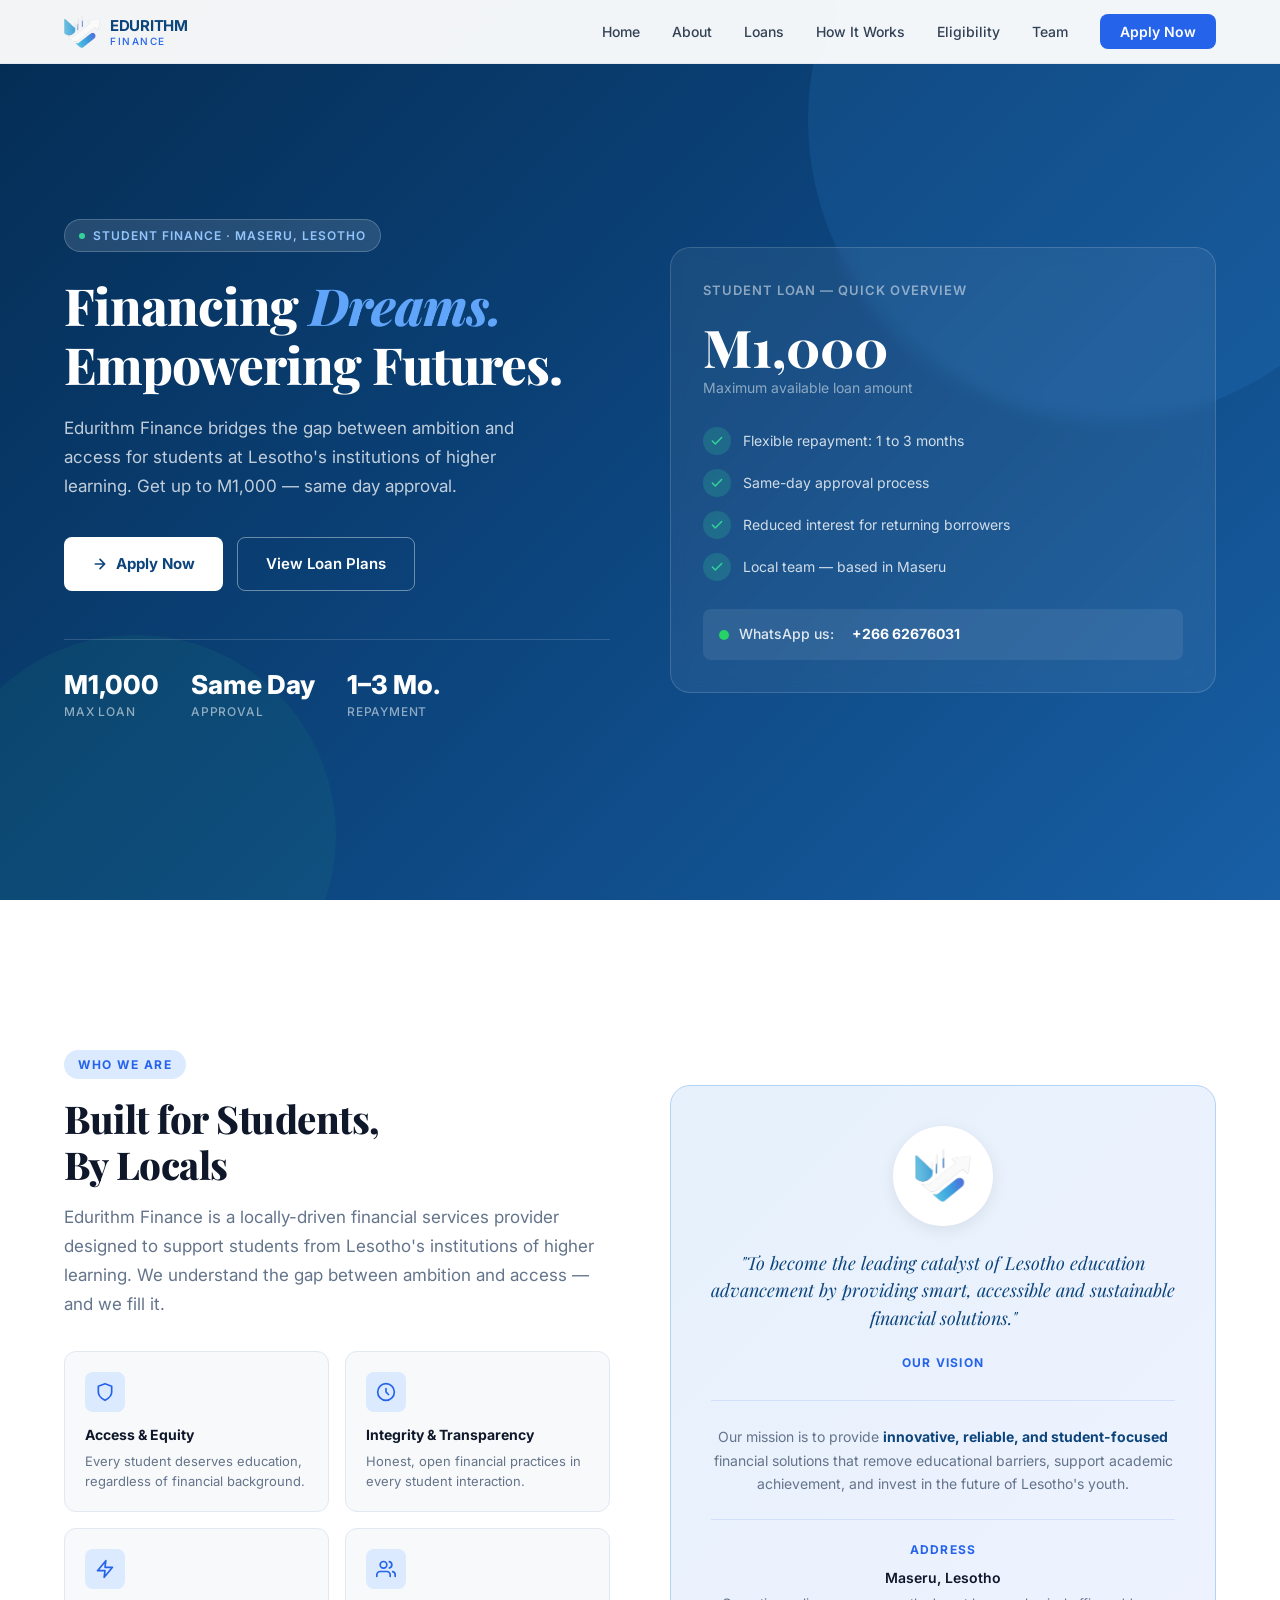
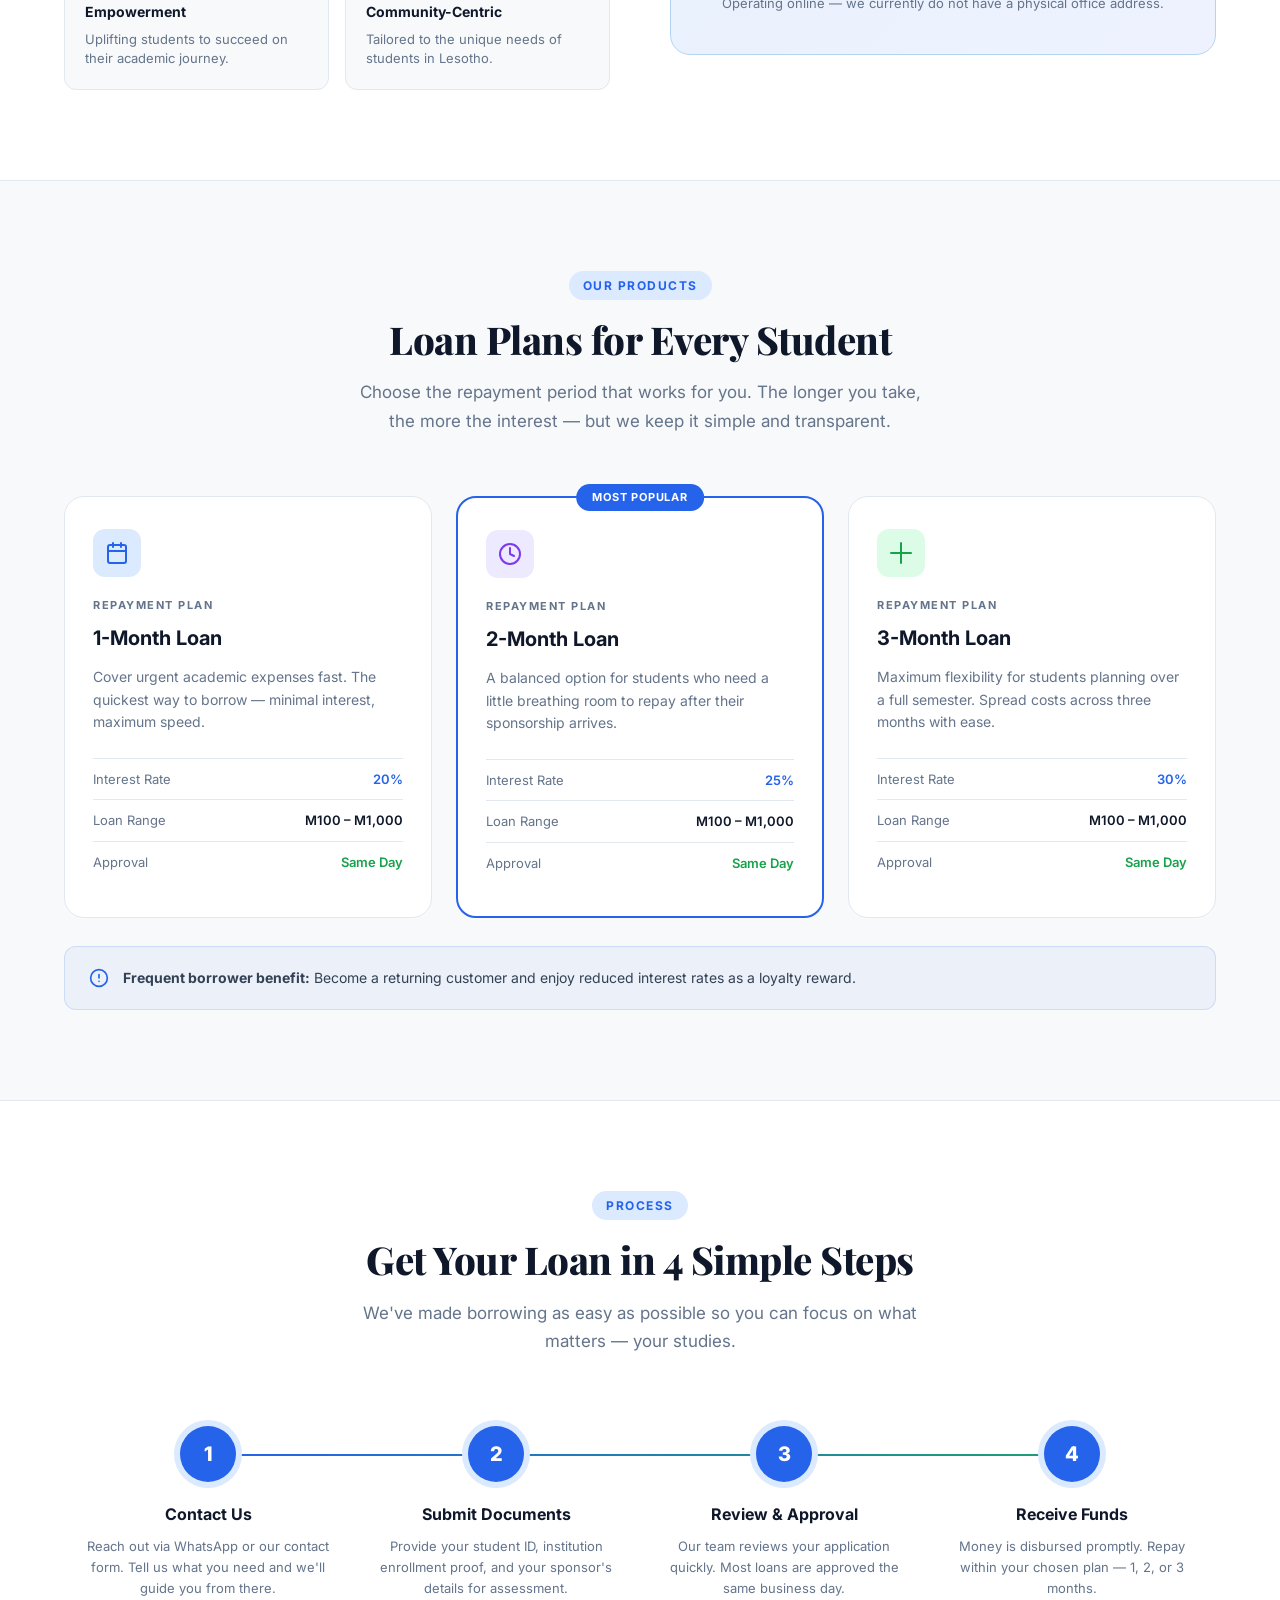
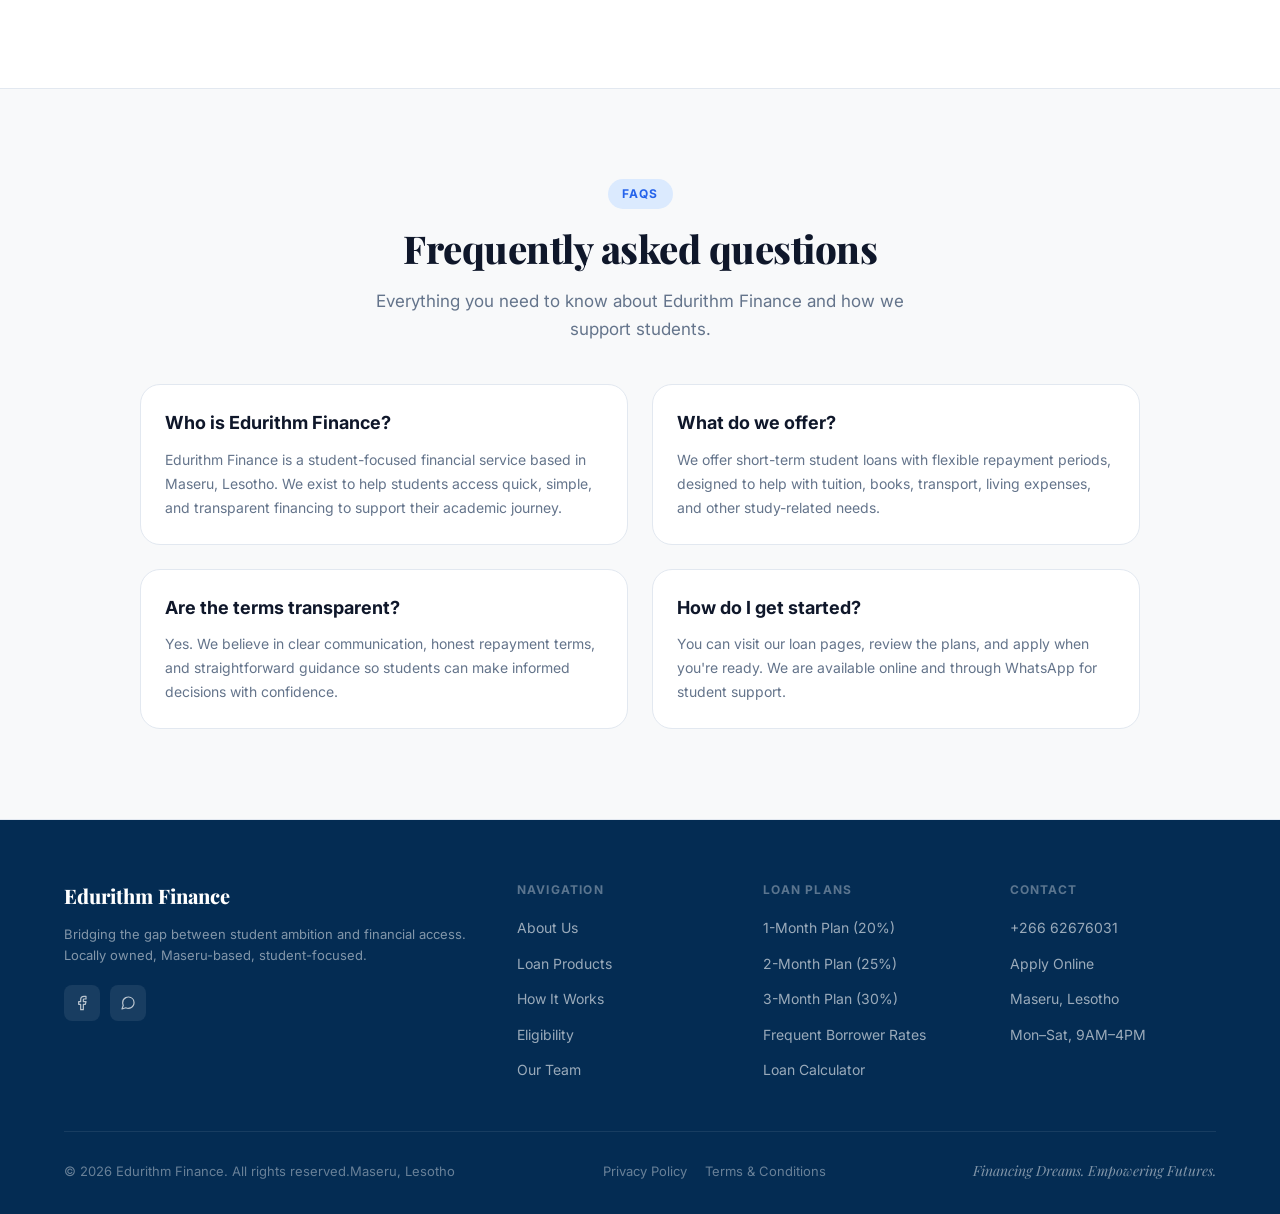
<file: index_1.html>
<!DOCTYPE html>
<html lang="en">
<head>
<meta charset="UTF-8" />
<meta name="viewport" content="width=device-width, initial-scale=1.0" />
<title>Edurithm Finance – Financing Dreams. Empowering Futures.</title>
<meta name="description" content="Edurithm Finance is a locally-driven financial services provider designed to support students from Lesotho's institutions of higher learning." />
<meta property="og:site_name" content="Edurithm Finance" />
<meta property="og:title" content="Edurithm Finance – Financing Dreams. Empowering Futures." />
<meta property="og:description" content="Edurithm Finance is a locally-driven financial services provider designed to support students from Lesotho's institutions of higher learning." />
<meta property="og:type" content="website" />
<meta property="og:image" content="https://edurithm-finance-ozwq.vercel.app/assets/logo-icon.png" />
<meta property="og:url" content="https://edurithm-finance-ozwq.vercel.app/" />
<link href="https://fonts.googleapis.com/css2?family=Inter:wght@300;400;500;600;700;800&family=Playfair+Display:wght@700;800&display=swap" rel="stylesheet" />
 <link rel="icon" type="image/png" href="assets/logo-icon.png" />
<style>
  *, *::before, *::after { box-sizing: border-box; margin: 0; padding: 0; }

  :root {
    --blue-50: #E6F1FB;
    --blue-100: #B5D4F4;
    --blue-400: #378ADD;
    --blue-600: #185FA5;
    --blue-800: #0C447C;
    --blue-900: #042C53;
    --teal-50: #E1F5EE;
    --teal-400: #1D9E75;
    --teal-600: #0F6E56;
    --gray-50: #F8F9FA;
    --gray-100: #F1F3F5;
    --gray-200: #E9ECEF;
    --gray-400: #888780;
    --gray-600: #5F5E5A;
    --gray-800: #2C2C2A;
    --white: #ffffff;
    --accent: #2563EB;
    --accent-light: #DBEAFE;
    --accent-dark: #1D4ED8;
    --text-dark: #0F172A;
    --text-mid: #334155;
    --text-muted: #64748B;
    --border: #E2E8F0;
    --radius-sm: 8px;
    --radius-md: 12px;
    --radius-lg: 20px;
    --radius-xl: 32px;
    --shadow-sm: 0 1px 3px rgba(0,0,0,0.06), 0 1px 2px rgba(0,0,0,0.04);
    --shadow-md: 0 4px 16px rgba(0,0,0,0.08);
    --shadow-lg: 0 8px 32px rgba(0,0,0,0.10);
  }

  html { scroll-behavior: smooth; }

  body {
    font-family: 'Inter', sans-serif;
    background: var(--white);
    color: var(--text-dark);
    line-height: 1.6;
    overflow-x: hidden;
  }

  /* ─── NAV ─── */
  nav {
    position: fixed;
    top: 0; left: 0; right: 0;
    z-index: 100;
    background: rgba(255,255,255,0.95);
    backdrop-filter: blur(12px);
    border-bottom: 1px solid var(--border);
    padding: 0 5%;
    display: flex;
    align-items: center;
    justify-content: space-between;
    height: 64px;
  }

  .nav-logo {
    display: flex;
    align-items: center;
    gap: 10px;
    text-decoration: none;
  }

  .nav-logo-mark {
    width: 36px;
    height: 36px;
    border-radius: 12px;
    background: linear-gradient(135deg, var(--accent), var(--teal-400));
    color: #fff;
    display: flex;
    align-items: center;
    justify-content: center;
    font-size: 14px;
    font-weight: 800;
    box-shadow: var(--shadow-sm);
  }

  .nav-logo-icon {
    width: 36px;
    height: 36px;
    object-fit: contain;
  }

  .nav-brand {
    font-size: 15px;
    font-weight: 700;
    color: var(--blue-800);
    letter-spacing: -0.3px;
    line-height: 1.2;
  }

  .nav-brand span {
    display: block;
    font-size: 10px;
    font-weight: 500;
    color: var(--accent);
    letter-spacing: 1.5px;
    text-transform: uppercase;
  }

  .nav-links {
    display: flex;
    align-items: center;
    gap: 32px;
    list-style: none;
  }

  .nav-links a {
    text-decoration: none;
    font-size: 14px;
    font-weight: 500;
    color: var(--text-mid);
    transition: color 0.2s;
  }

  .nav-links a:hover { color: var(--accent); }

  .nav-cta {
    background: var(--accent);
    color: #fff !important;
    padding: 9px 20px;
    border-radius: var(--radius-sm);
    font-weight: 600 !important;
    transition: background 0.2s !important;
  }

  .nav-cta:hover { background: var(--accent-dark) !important; color: #fff !important; }

  .nav-mobile-btn {
    display: none;
    background: none;
    border: none;
    cursor: pointer;
    flex-direction: column;
    gap: 5px;
    padding: 4px;
  }

  .nav-mobile-btn span {
    display: block;
    width: 24px;
    height: 2px;
    background: var(--text-dark);
    border-radius: 2px;
    transition: all 0.3s;
  }

  /* ─── HERO ─── */
  .hero {
    min-height: 100vh;
    background: linear-gradient(135deg, var(--blue-900) 0%, var(--blue-800) 50%, var(--blue-600) 100%);
    display: flex;
    align-items: center;
    padding: 100px 5% 60px;
    position: relative;
    overflow: hidden;
  }

  .hero::before {
    content: '';
    position: absolute;
    top: -20%;
    right: -10%;
    width: 600px;
    height: 600px;
    border-radius: 50%;
    background: rgba(55, 138, 221, 0.15);
    pointer-events: none;
  }

  .hero::after {
    content: '';
    position: absolute;
    bottom: -15%;
    left: -5%;
    width: 400px;
    height: 400px;
    border-radius: 50%;
    background: rgba(29, 158, 117, 0.10);
    pointer-events: none;
  }

  .hero-inner {
    max-width: 1200px;
    margin: 0 auto;
    width: 100%;
    display: grid;
    grid-template-columns: 1fr 1fr;
    gap: 60px;
    align-items: center;
    position: relative;
    z-index: 2;
  }

  .hero-tag {
    display: inline-flex;
    align-items: center;
    gap: 8px;
    background: rgba(255,255,255,0.12);
    border: 1px solid rgba(255,255,255,0.2);
    color: #93C5FD;
    font-size: 12px;
    font-weight: 600;
    letter-spacing: 1px;
    text-transform: uppercase;
    padding: 6px 14px;
    border-radius: 100px;
    margin-bottom: 24px;
  }

  .hero-tag::before {
    content: '';
    width: 6px;
    height: 6px;
    background: #34D399;
    border-radius: 50%;
  }

  .hero h1 {
    font-family: 'Playfair Display', serif;
    font-size: clamp(2.4rem, 4vw, 3.4rem);
    font-weight: 800;
    color: #ffffff;
    line-height: 1.15;
    margin-bottom: 20px;
    letter-spacing: -1px;
  }

  .hero h1 em {
    font-style: italic;
    color: #60A5FA;
  }

  .hero-sub {
    font-size: 17px;
    color: rgba(255,255,255,0.75);
    line-height: 1.7;
    margin-bottom: 36px;
    max-width: 480px;
  }

  .hero-actions {
    display: flex;
    gap: 14px;
    flex-wrap: wrap;
  }

  .btn-primary {
    display: inline-flex;
    align-items: center;
    gap: 8px;
    background: #ffffff;
    color: var(--blue-800);
    font-size: 15px;
    font-weight: 700;
    padding: 14px 28px;
    border-radius: var(--radius-sm);
    text-decoration: none;
    transition: all 0.2s;
    border: none;
    cursor: pointer;
  }

  .btn-primary:hover {
    background: var(--blue-50);
    transform: translateY(-1px);
    box-shadow: 0 6px 20px rgba(0,0,0,0.15);
  }

  .btn-secondary {
    display: inline-flex;
    align-items: center;
    gap: 8px;
    background: transparent;
    color: #ffffff;
    font-size: 15px;
    font-weight: 600;
    padding: 14px 28px;
    border-radius: var(--radius-sm);
    border: 1.5px solid rgba(255,255,255,0.4);
    text-decoration: none;
    transition: all 0.2s;
  }

  .btn-secondary:hover {
    background: rgba(255,255,255,0.1);
    border-color: rgba(255,255,255,0.7);
  }

  /* Hero stats */
  .hero-stats {
    display: flex;
    gap: 32px;
    margin-top: 48px;
    padding-top: 32px;
    border-top: 1px solid rgba(255,255,255,0.15);
  }

  .hero-stat-num {
    font-size: 26px;
    font-weight: 800;
    color: #ffffff;
    line-height: 1;
    margin-bottom: 4px;
  }

  .hero-stat-label {
    font-size: 12px;
    color: rgba(255,255,255,0.55);
    font-weight: 500;
    text-transform: uppercase;
    letter-spacing: 0.8px;
  }

  /* Hero card */
  .hero-card {
    background: rgba(255,255,255,0.06);
    backdrop-filter: blur(8px);
    border: 1px solid rgba(255,255,255,0.15);
    border-radius: var(--radius-lg);
    padding: 32px;
  }

  .hero-card-title {
    font-size: 13px;
    font-weight: 600;
    color: rgba(255,255,255,0.5);
    text-transform: uppercase;
    letter-spacing: 1px;
    margin-bottom: 20px;
  }

  .loan-amount-display {
    font-family: 'Playfair Display', serif;
    font-size: 52px;
    font-weight: 800;
    color: #ffffff;
    line-height: 1;
    margin-bottom: 4px;
  }

  .loan-amount-sub {
    font-size: 14px;
    color: rgba(255,255,255,0.5);
    margin-bottom: 28px;
  }

  .loan-features {
    display: flex;
    flex-direction: column;
    gap: 14px;
    margin-bottom: 28px;
  }

  .loan-feature {
    display: flex;
    align-items: center;
    gap: 12px;
    font-size: 14px;
    color: rgba(255,255,255,0.8);
  }

  .loan-feature-icon {
    width: 28px;
    height: 28px;
    border-radius: 50%;
    background: rgba(52, 211, 153, 0.2);
    display: flex;
    align-items: center;
    justify-content: center;
    flex-shrink: 0;
  }

  .loan-feature-icon svg {
    width: 14px;
    height: 14px;
    stroke: #34D399;
    fill: none;
    stroke-width: 2.5;
    stroke-linecap: round;
    stroke-linejoin: round;
  }

  .hero-contact-row {
    display: flex;
    align-items: center;
    gap: 10px;
    padding: 14px 16px;
    background: rgba(255,255,255,0.08);
    border-radius: var(--radius-sm);
    font-size: 14px;
    color: rgba(255,255,255,0.85);
    font-weight: 500;
  }

  .whatsapp-dot {
    width: 10px;
    height: 10px;
    background: #25D366;
    border-radius: 50%;
    flex-shrink: 0;
  }

  /* ─── SECTION BASE ─── */
  section { padding: 90px 5%; }

  .section-inner {
    max-width: 1200px;
    margin: 0 auto;
  }

  .section-tag {
    display: inline-block;
    font-size: 12px;
    font-weight: 700;
    letter-spacing: 1.5px;
    text-transform: uppercase;
    color: var(--accent);
    background: var(--accent-light);
    padding: 5px 14px;
    border-radius: 100px;
    margin-bottom: 16px;
  }

  .section-title {
    font-family: 'Playfair Display', serif;
    font-size: clamp(1.8rem, 3vw, 2.6rem);
    font-weight: 800;
    color: var(--text-dark);
    line-height: 1.2;
    letter-spacing: -0.5px;
    margin-bottom: 16px;
  }

  .section-sub {
    font-size: 17px;
    color: var(--text-muted);
    line-height: 1.7;
    max-width: 580px;
  }

  /* ─── ABOUT ─── */
  .about-grid {
    display: grid;
    grid-template-columns: 1fr 1fr;
    gap: 60px;
    align-items: center;
    margin-top: 60px;
  }

  .about-values {
    display: grid;
    grid-template-columns: 1fr 1fr;
    gap: 16px;
    margin-top: 32px;
  }

  .value-card {
    background: var(--gray-50);
    border: 1px solid var(--border);
    border-radius: var(--radius-md);
    padding: 20px;
  }

  .value-icon {
    width: 40px;
    height: 40px;
    border-radius: var(--radius-sm);
    background: var(--accent-light);
    display: flex;
    align-items: center;
    justify-content: center;
    margin-bottom: 12px;
  }

  .value-icon svg {
    width: 20px;
    height: 20px;
    stroke: var(--accent);
    fill: none;
    stroke-width: 2;
    stroke-linecap: round;
    stroke-linejoin: round;
  }

  .value-title {
    font-size: 14px;
    font-weight: 700;
    color: var(--text-dark);
    margin-bottom: 6px;
  }

  .value-desc {
    font-size: 13px;
    color: var(--text-muted);
    line-height: 1.5;
  }

  .about-visual {
    background: linear-gradient(135deg, var(--blue-50) 0%, #EEF2FF 100%);
    border-radius: var(--radius-lg);
    padding: 40px;
    text-align: center;
    border: 1px solid var(--blue-100);
  }

  .about-visual-logo {
    width: 100px;
    height: 100px;
    margin: 0 auto 24px;
    background: var(--white);
    border-radius: 50%;
    display: flex;
    align-items: center;
    justify-content: center;
    box-shadow: var(--shadow-md);
  }

  .about-quote {
    font-family: 'Playfair Display', serif;
    font-size: 18px;
    font-style: italic;
    color: var(--blue-800);
    line-height: 1.55;
    margin-bottom: 20px;
  }

  .about-mission-label {
    font-size: 12px;
    font-weight: 700;
    text-transform: uppercase;
    letter-spacing: 1.2px;
    color: var(--accent);
  }

  /* ─── LOAN PRODUCTS ─── */
  .products-bg {
    background: var(--gray-50);
    border-top: 1px solid var(--border);
    border-bottom: 1px solid var(--border);
  }

  .products-header {
    text-align: center;
    margin-bottom: 60px;
  }

  .products-header .section-sub {
    margin: 0 auto;
  }

  .products-grid {
    display: grid;
    grid-template-columns: repeat(3, 1fr);
    gap: 24px;
  }

  .product-card {
    background: var(--white);
    border: 1px solid var(--border);
    border-radius: var(--radius-lg);
    padding: 32px 28px;
    position: relative;
    transition: box-shadow 0.25s, transform 0.25s;
  }

  .product-card:hover {
    box-shadow: var(--shadow-lg);
    transform: translateY(-4px);
  }

  .product-card.featured {
    border-color: var(--accent);
    border-width: 2px;
  }

  .featured-badge {
    position: absolute;
    top: -14px;
    left: 50%;
    transform: translateX(-50%);
    background: var(--accent);
    color: #fff;
    font-size: 11px;
    font-weight: 700;
    letter-spacing: 0.8px;
    text-transform: uppercase;
    padding: 5px 16px;
    border-radius: 100px;
    white-space: nowrap;
  }

  .product-icon {
    width: 48px;
    height: 48px;
    border-radius: var(--radius-md);
    background: var(--accent-light);
    display: flex;
    align-items: center;
    justify-content: center;
    margin-bottom: 20px;
  }

  .product-icon svg {
    width: 24px;
    height: 24px;
    stroke: var(--accent);
    fill: none;
    stroke-width: 2;
    stroke-linecap: round;
    stroke-linejoin: round;
  }

  .product-name {
    font-size: 11px;
    font-weight: 700;
    text-transform: uppercase;
    letter-spacing: 1.5px;
    color: var(--text-muted);
    margin-bottom: 8px;
  }

  .product-title {
    font-size: 20px;
    font-weight: 700;
    color: var(--text-dark);
    margin-bottom: 12px;
  }

  .product-desc {
    font-size: 14px;
    color: var(--text-muted);
    line-height: 1.6;
    margin-bottom: 24px;
  }

  .product-detail {
    display: flex;
    align-items: center;
    justify-content: space-between;
    padding: 10px 0;
    border-top: 1px solid var(--border);
    font-size: 13px;
  }

  .product-detail-label { color: var(--text-muted); }
  .product-detail-value { font-weight: 600; color: var(--text-dark); }

  /* ─── HOW IT WORKS ─── */
  .how-header {
    text-align: center;
    margin-bottom: 70px;
  }

  .how-header .section-sub { margin: 0 auto; }

  .steps-grid {
    display: grid;
    grid-template-columns: repeat(4, 1fr);
    gap: 0;
    position: relative;
  }

  .steps-grid::before {
    content: '';
    position: absolute;
    top: 28px;
    left: calc(12.5% + 20px);
    right: calc(12.5% + 20px);
    height: 2px;
    background: linear-gradient(90deg, var(--accent), var(--teal-400));
    z-index: 0;
  }

  .step {
    text-align: center;
    padding: 0 16px;
    position: relative;
    z-index: 1;
  }

  .step-number {
    width: 56px;
    height: 56px;
    border-radius: 50%;
    background: var(--accent);
    color: #fff;
    font-size: 20px;
    font-weight: 800;
    display: flex;
    align-items: center;
    justify-content: center;
    margin: 0 auto 20px;
    box-shadow: 0 0 0 6px var(--accent-light);
  }

  .step-title {
    font-size: 16px;
    font-weight: 700;
    color: var(--text-dark);
    margin-bottom: 8px;
  }

  .step-desc {
    font-size: 13px;
    color: var(--text-muted);
    line-height: 1.6;
  }

  /* ─── LOAN CALCULATOR ─── */
  .calc-bg {
    background: linear-gradient(135deg, var(--blue-900) 0%, var(--blue-800) 100%);
  }

  .calc-inner {
    max-width: 1200px;
    margin: 0 auto;
    display: grid;
    grid-template-columns: 1fr 1fr;
    gap: 60px;
    align-items: start;
  }

  .calc-left .section-title { color: #fff; }
  .calc-left .section-sub { color: rgba(255,255,255,0.65); }
  .calc-left .section-tag { background: rgba(255,255,255,0.12); color: #93C5FD; }

  .calc-card {
    background: rgba(255,255,255,0.06);
    border: 1px solid rgba(255,255,255,0.15);
    border-radius: var(--radius-lg);
    padding: 36px;
  }

  .calc-field {
    margin-bottom: 24px;
  }

  .calc-label {
    font-size: 13px;
    font-weight: 600;
    color: rgba(255,255,255,0.6);
    text-transform: uppercase;
    letter-spacing: 0.8px;
    margin-bottom: 10px;
    display: flex;
    justify-content: space-between;
    align-items: center;
  }

  .calc-value {
    font-size: 16px;
    font-weight: 700;
    color: #60A5FA;
  }

  input[type="range"] {
    -webkit-appearance: none;
    appearance: none;
    width: 100%;
    height: 4px;
    border-radius: 4px;
    background: rgba(255,255,255,0.2);
    outline: none;
  }

  input[type="range"]::-webkit-slider-thumb {
    -webkit-appearance: none;
    width: 20px;
    height: 20px;
    border-radius: 50%;
    background: #ffffff;
    cursor: pointer;
    box-shadow: 0 2px 8px rgba(0,0,0,0.3);
  }

  .calc-results {
    margin-top: 28px;
    padding-top: 28px;
    border-top: 1px solid rgba(255,255,255,0.15);
    display: grid;
    grid-template-columns: 1fr 1fr;
    gap: 16px;
  }

  .calc-result-item {
    background: rgba(255,255,255,0.06);
    border-radius: var(--radius-sm);
    padding: 16px;
  }

  .calc-result-label {
    font-size: 11px;
    font-weight: 600;
    text-transform: uppercase;
    letter-spacing: 1px;
    color: rgba(255,255,255,0.45);
    margin-bottom: 6px;
  }

  .calc-result-num {
    font-size: 22px;
    font-weight: 800;
    color: #ffffff;
  }

  .calc-cta {
    display: block;
    text-align: center;
    background: #ffffff;
    color: var(--blue-800);
    font-size: 15px;
    font-weight: 700;
    padding: 14px;
    border-radius: var(--radius-sm);
    text-decoration: none;
    margin-top: 24px;
    transition: background 0.2s;
  }

  .calc-cta:hover { background: var(--blue-50); }

  /* ─── ELIGIBILITY ─── */
  .elig-grid {
    display: grid;
    grid-template-columns: 1fr 1fr;
    gap: 60px;
    align-items: center;
    margin-top: 60px;
  }

  .elig-list {
    display: flex;
    flex-direction: column;
    gap: 16px;
  }

  .elig-item {
    display: flex;
    gap: 16px;
    align-items: flex-start;
    padding: 20px;
    background: var(--gray-50);
    border: 1px solid var(--border);
    border-radius: var(--radius-md);
  }

  .elig-check {
    width: 28px;
    height: 28px;
    border-radius: 50%;
    background: #DCFCE7;
    display: flex;
    align-items: center;
    justify-content: center;
    flex-shrink: 0;
    margin-top: 1px;
  }

  .elig-check svg {
    width: 14px;
    height: 14px;
    stroke: #16A34A;
    fill: none;
    stroke-width: 3;
    stroke-linecap: round;
    stroke-linejoin: round;
  }

  .elig-text strong {
    display: block;
    font-size: 14px;
    font-weight: 700;
    color: var(--text-dark);
    margin-bottom: 3px;
  }

  .elig-text p {
    font-size: 13px;
    color: var(--text-muted);
    line-height: 1.5;
  }

  .elig-info-box {
    background: linear-gradient(135deg, var(--blue-50), #EEF2FF);
    border: 1px solid var(--blue-100);
    border-radius: var(--radius-lg);
    padding: 36px;
  }

  .info-row {
    display: flex;
    justify-content: space-between;
    align-items: center;
    padding: 16px 0;
    border-bottom: 1px solid rgba(37, 99, 235, 0.1);
    font-size: 14px;
  }

  .info-row:last-child { border-bottom: none; padding-bottom: 0; }
  .info-row:first-child { padding-top: 0; }

  .info-key { color: var(--text-muted); font-weight: 500; }

  .info-val {
    font-weight: 700;
    color: var(--blue-800);
    text-align: right;
  }

  /* ─── TEAM ─── */
  .team-bg { background: var(--gray-50); border-top: 1px solid var(--border); border-bottom: 1px solid var(--border); }

  .team-header {
    text-align: center;
    margin-bottom: 60px;
  }

  .team-header .section-sub { margin: 0 auto; }

  .team-grid {
    display: grid;
    grid-template-columns: repeat(2, 1fr);
    gap: 28px;
    max-width: 800px;
    margin: 0 auto;
  }

  .team-card {
    background: var(--white);
    border: 1px solid var(--border);
    border-radius: var(--radius-lg);
    padding: 32px;
    text-align: center;
    transition: box-shadow 0.25s;
  }

  .team-card:hover { box-shadow: var(--shadow-lg); }

  .team-avatar {
    width: 72px;
    height: 72px;
    border-radius: 50%;
    background: linear-gradient(135deg, var(--accent), var(--teal-400));
    display: flex;
    align-items: center;
    justify-content: center;
    font-family: 'Playfair Display', serif;
    font-size: 24px;
    font-weight: 800;
    color: #fff;
    margin: 0 auto 16px;
  }

  .team-name {
    font-size: 18px;
    font-weight: 700;
    color: var(--text-dark);
    margin-bottom: 4px;
  }

  .team-role {
    font-size: 13px;
    color: var(--accent);
    font-weight: 600;
    text-transform: uppercase;
    letter-spacing: 0.8px;
    margin-bottom: 16px;
  }

  .team-share {
    display: inline-flex;
    align-items: center;
    gap: 6px;
    background: var(--accent-light);
    color: var(--accent);
    font-size: 12px;
    font-weight: 700;
    padding: 5px 14px;
    border-radius: 100px;
    margin-bottom: 16px;
  }

  .team-bio {
    font-size: 13px;
    color: var(--text-muted);
    line-height: 1.6;
  }

  /* ─── CONTACT ─── */
  .contact-inner {
    max-width: 1200px;
    margin: 0 auto;
    display: grid;
    grid-template-columns: 1fr 1fr;
    gap: 60px;
    align-items: start;
  }

  .contact-methods {
    display: flex;
    flex-direction: column;
    gap: 16px;
    margin-top: 36px;
  }

  .contact-item {
    display: flex;
    align-items: center;
    gap: 16px;
    padding: 20px;
    background: var(--gray-50);
    border: 1px solid var(--border);
    border-radius: var(--radius-md);
  }

  .contact-icon-wrap {
    width: 44px;
    height: 44px;
    border-radius: var(--radius-sm);
    display: flex;
    align-items: center;
    justify-content: center;
    flex-shrink: 0;
  }

  .contact-icon-wrap.green { background: #DCFCE7; }
  .contact-icon-wrap.blue { background: var(--accent-light); }
  .contact-icon-wrap.purple { background: #EDE9FE; }

  .contact-icon-wrap svg {
    width: 20px;
    height: 20px;
    stroke-width: 2;
    stroke-linecap: round;
    stroke-linejoin: round;
    fill: none;
  }

  .contact-icon-wrap.green svg { stroke: #16A34A; }
  .contact-icon-wrap.blue svg { stroke: var(--accent); }
  .contact-icon-wrap.purple svg { stroke: #7C3AED; }

  .contact-label {
    font-size: 12px;
    font-weight: 700;
    text-transform: uppercase;
    letter-spacing: 0.8px;
    color: var(--text-muted);
    margin-bottom: 3px;
  }

  .contact-value {
    font-size: 15px;
    font-weight: 700;
    color: var(--text-dark);
  }

  /* Contact form */
  .contact-form {
    background: var(--white);
    border: 1px solid var(--border);
    border-radius: var(--radius-lg);
    padding: 36px;
    box-shadow: var(--shadow-md);
  }

  .form-title {
    font-size: 20px;
    font-weight: 700;
    color: var(--text-dark);
    margin-bottom: 24px;
  }

  .form-row {
    display: grid;
    grid-template-columns: 1fr 1fr;
    gap: 16px;
  }

  .form-group {
    margin-bottom: 18px;
  }

  .form-group label {
    display: block;
    font-size: 13px;
    font-weight: 600;
    color: var(--text-mid);
    margin-bottom: 7px;
  }

  .form-group input,
  .form-group select,
  .form-group textarea {
    width: 100%;
    padding: 11px 14px;
    border: 1.5px solid var(--border);
    border-radius: var(--radius-sm);
    font-size: 14px;
    font-family: 'Inter', sans-serif;
    color: var(--text-dark);
    background: var(--gray-50);
    transition: border-color 0.2s;
    outline: none;
  }

  .form-group input:focus,
  .form-group select:focus,
  .form-group textarea:focus {
    border-color: var(--accent);
    background: var(--white);
  }

  .form-group textarea { resize: vertical; min-height: 100px; }

  .form-submit {
    width: 100%;
    background: var(--accent);
    color: #fff;
    font-size: 15px;
    font-weight: 700;
    padding: 14px;
    border: none;
    border-radius: var(--radius-sm);
    cursor: pointer;
    transition: background 0.2s;
    font-family: 'Inter', sans-serif;
  }

  .form-submit:hover { background: var(--accent-dark); }

  .form-note {
    text-align: center;
    font-size: 12px;
    color: var(--text-muted);
    margin-top: 14px;
  }

  /* ─── FOOTER ─── */
  footer {
    background: var(--blue-900);
    padding: 60px 5% 32px;
    color: rgba(255,255,255,0.65);
  }

  .footer-inner {
    max-width: 1200px;
    margin: 0 auto;
  }

  .footer-top {
    display: grid;
    grid-template-columns: 2fr 1fr 1fr 1fr;
    gap: 40px;
    margin-bottom: 48px;
  }

  .footer-brand {
    font-family: 'Playfair Display', serif;
    font-size: 20px;
    font-weight: 800;
    color: #fff;
    margin-bottom: 12px;
  }

  .footer-tagline {
    font-size: 13px;
    color: rgba(255,255,255,0.5);
    line-height: 1.6;
    margin-bottom: 20px;
  }

  .footer-social {
    display: flex;
    gap: 10px;
  }

  .social-btn {
    width: 36px;
    height: 36px;
    border-radius: var(--radius-sm);
    background: rgba(255,255,255,0.08);
    display: flex;
    align-items: center;
    justify-content: center;
    transition: background 0.2s;
    text-decoration: none;
  }

  .social-btn:hover { background: rgba(255,255,255,0.18); }

  .social-btn svg {
    width: 16px;
    height: 16px;
    stroke: rgba(255,255,255,0.7);
    fill: none;
    stroke-width: 1.8;
    stroke-linecap: round;
    stroke-linejoin: round;
  }

  .footer-col-title {
    font-size: 12px;
    font-weight: 700;
    text-transform: uppercase;
    letter-spacing: 1.2px;
    color: rgba(255,255,255,0.35);
    margin-bottom: 16px;
  }

  .footer-links {
    display: flex;
    flex-direction: column;
    gap: 10px;
    list-style: none;
  }

  .footer-links a {
    text-decoration: none;
    font-size: 14px;
    color: rgba(255,255,255,0.6);
    transition: color 0.2s;
  }

  .footer-links a:hover { color: #ffffff; }

  .footer-bottom {
    border-top: 1px solid rgba(255,255,255,0.08);
    padding-top: 28px;
    display: flex;
    justify-content: space-between;
    align-items: center;
    font-size: 13px;
  }

  .footer-bottom-left { color: rgba(255,255,255,0.4); }

  .footer-bottom-legal {
    display: flex;
    gap: 18px;
    color: rgba(255,255,255,0.4);
  }

  .footer-bottom-legal a {
    color: inherit;
    text-decoration: none;
  }

  .footer-bottom-legal a:hover { color: #ffffff; }

  .footer-bottom-right {
    font-family: 'Playfair Display', serif;
    font-style: italic;
    color: rgba(255,255,255,0.5);
    font-size: 14px;
  }

  /* ─── SUCCESS TOAST ─── */
  .toast {
    position: fixed;
    bottom: 32px;
    right: 32px;
    background: var(--blue-800);
    color: #fff;
    padding: 16px 24px;
    border-radius: var(--radius-md);
    font-size: 14px;
    font-weight: 600;
    box-shadow: var(--shadow-lg);
    transform: translateY(120px);
    opacity: 0;
    transition: all 0.4s cubic-bezier(0.34, 1.56, 0.64, 1);
    z-index: 200;
    display: flex;
    align-items: center;
    gap: 10px;
  }

  .toast.show {
    transform: translateY(0);
    opacity: 1;
  }

  .toast-icon {
    width: 22px;
    height: 22px;
    border-radius: 50%;
    background: #34D399;
    display: flex;
    align-items: center;
    justify-content: center;
    flex-shrink: 0;
  }

  /* ─── MOBILE ─── */
  @media (max-width: 900px) {
    .hero-inner { grid-template-columns: 1fr; }
    .hero-card { display: none; }
    .about-grid { grid-template-columns: 1fr; }
    .about-visual { order: -1; }
    .products-grid { grid-template-columns: 1fr; }
    .steps-grid { grid-template-columns: 1fr 1fr; }
    .steps-grid::before { display: none; }
    .calc-inner { grid-template-columns: 1fr; }
    .elig-grid { grid-template-columns: 1fr; }
    .team-grid { grid-template-columns: 1fr; }
    .contact-inner { grid-template-columns: 1fr; }
    .footer-top { grid-template-columns: 1fr 1fr; }
    .footer-bottom { flex-direction: column; gap: 12px; text-align: center; }
    .footer-bottom-legal { justify-content: center; }
    .nav-links { display: none; }
    .nav-mobile-btn { display: flex; }
    .about-values { grid-template-columns: 1fr; }
    .form-row { grid-template-columns: 1fr; }
  }

  @media (max-width: 600px) {
    section { padding: 60px 5%; }
    .hero { padding: 100px 5% 60px; }
    .hero h1 { font-size: 2rem; }
    .steps-grid { grid-template-columns: 1fr; }
    .footer-top { grid-template-columns: 1fr; }
    .hero-stats { flex-direction: column; gap: 16px; }
  }
</style>
</head>
<body>

<!-- ─── NAV ─── -->
<nav id="mainNav">
  <a href="index.html" class="nav-logo" aria-label="Edurithm Finance home">
    <img src="assets/logo-icon.png" alt="Edurithm Finance logo" class="nav-logo-icon" />
    <div class="nav-brand">
      EDURITHM
      <span>Finance</span>
    </div>
  </a>

  <ul class="nav-links">
    <li><a href="index.html">Home</a></li>
    <li><a href="about.html">About</a></li>
    <li><a href="loans.html">Loans</a></li>
    <li><a href="how-it-works.html">How It Works</a></li>
    <li><a href="eligibility.html">Eligibility</a></li>
    <li><a href="team.html">Team</a></li>
    <li><a href="apply-now.html" class="nav-cta">Apply Now</a></li>
  </ul>

  <button class="nav-mobile-btn" onclick="toggleMobileMenu()" aria-label="Toggle menu">
    <span></span><span></span><span></span>
  </button>
</nav>

<!-- ─── HERO ─── -->
<section class="hero" id="home">
  <div class="hero-inner">
    <div class="hero-left">
      <div class="hero-tag">Student Finance · Maseru, Lesotho</div>
      <h1>Financing <em>Dreams.</em><br/>Empowering Futures.</h1>
      <p class="hero-sub">
        Edurithm Finance bridges the gap between ambition and access for students at Lesotho's institutions of higher learning. Get up to M1,000 — same day approval.
      </p>
      <div class="hero-actions">
        <a href="apply-now.html" class="btn-primary">
          <svg width="16" height="16" fill="none" stroke="currentColor" stroke-width="2.5" stroke-linecap="round" stroke-linejoin="round" viewBox="0 0 24 24"><path d="M5 12h14M12 5l7 7-7 7"/></svg>
          Apply Now
        </a>
        <a href="loans.html" class="btn-secondary">View Loan Plans</a>
      </div>
      <div class="hero-stats">
        <div>
          <div class="hero-stat-num">M1,000</div>
          <div class="hero-stat-label">Max Loan</div>
        </div>
        <div>
          <div class="hero-stat-num">Same Day</div>
          <div class="hero-stat-label">Approval</div>
        </div>
        <div>
          <div class="hero-stat-num">1–3 Mo.</div>
          <div class="hero-stat-label">Repayment</div>
        </div>
      </div>
    </div>

    <div class="hero-card">
      <p class="hero-card-title">Student Loan — Quick Overview</p>
      <div class="loan-amount-display">M1,000</div>
      <p class="loan-amount-sub">Maximum available loan amount</p>

      <div class="loan-features">
        <div class="loan-feature">
          <div class="loan-feature-icon">
            <svg viewBox="0 0 24 24"><path d="M20 6L9 17l-5-5"/></svg>
          </div>
          Flexible repayment: 1 to 3 months
        </div>
        <div class="loan-feature">
          <div class="loan-feature-icon">
            <svg viewBox="0 0 24 24"><path d="M20 6L9 17l-5-5"/></svg>
          </div>
          Same-day approval process
        </div>
        <div class="loan-feature">
          <div class="loan-feature-icon">
            <svg viewBox="0 0 24 24"><path d="M20 6L9 17l-5-5"/></svg>
          </div>
          Reduced interest for returning borrowers
        </div>
        <div class="loan-feature">
          <div class="loan-feature-icon">
            <svg viewBox="0 0 24 24"><path d="M20 6L9 17l-5-5"/></svg>
          </div>
          Local team — based in Maseru
        </div>
      </div>

      <div class="hero-contact-row">
        <div class="whatsapp-dot"></div>
        WhatsApp us: &nbsp;<strong style="color:#fff">+266 62676031</strong>
      </div>
    </div>
  </div>
</section>

<!-- ─── ABOUT ─── -->
<section id="about">
  <div class="section-inner">
    <div class="about-grid">
      <div>
        <span class="section-tag">Who We Are</span>
        <h2 class="section-title">Built for Students,<br/>By Locals</h2>
        <p class="section-sub">
          Edurithm Finance is a locally-driven financial services provider designed to support students from Lesotho's institutions of higher learning. We understand the gap between ambition and access — and we fill it.
        </p>

        <div class="about-values">
          <div class="value-card">
            <div class="value-icon">
              <svg viewBox="0 0 24 24"><path d="M12 22s8-4 8-10V5l-8-3-8 3v7c0 6 8 10 8 10z"/></svg>
            </div>
            <div class="value-title">Access & Equity</div>
            <div class="value-desc">Every student deserves education, regardless of financial background.</div>
          </div>
          <div class="value-card">
            <div class="value-icon">
              <svg viewBox="0 0 24 24"><circle cx="12" cy="12" r="10"/><path d="M12 8v4l3 3"/></svg>
            </div>
            <div class="value-title">Integrity & Transparency</div>
            <div class="value-desc">Honest, open financial practices in every student interaction.</div>
          </div>
          <div class="value-card">
            <div class="value-icon">
              <svg viewBox="0 0 24 24"><path d="M13 2L3 14h9l-1 8 10-12h-9l1-8z"/></svg>
            </div>
            <div class="value-title">Empowerment</div>
            <div class="value-desc">Uplifting students to succeed on their academic journey.</div>
          </div>
          <div class="value-card">
            <div class="value-icon">
              <svg viewBox="0 0 24 24"><path d="M17 21v-2a4 4 0 0 0-4-4H5a4 4 0 0 0-4 4v2"/><circle cx="9" cy="7" r="4"/><path d="M23 21v-2a4 4 0 0 0-3-3.87M16 3.13a4 4 0 0 1 0 7.75"/></svg>
            </div>
            <div class="value-title">Community-Centric</div>
            <div class="value-desc">Tailored to the unique needs of students in Lesotho.</div>
          </div>
        </div>
      </div>

      <div class="about-visual">
        <div class="about-visual-logo">
          <img src="assets/logo-icon.png" alt="Edurithm Finance logo" width="56" height="56" style="object-fit:contain;" />
        </div>
        <p class="about-quote">"To become the leading catalyst of Lesotho education advancement by providing smart, accessible and sustainable financial solutions."</p>
        <p class="about-mission-label">Our Vision</p>

        <div style="margin-top:28px; padding-top:24px; border-top:1px solid rgba(37,99,235,0.12);">
          <p style="font-size:14px; color:var(--text-muted); line-height:1.65;">
            Our mission is to provide <strong style="color:var(--blue-800)">innovative, reliable, and student-focused</strong> financial solutions that remove educational barriers, support academic achievement, and invest in the future of Lesotho's youth.
          </p>
        </div>

        <div style="margin-top:24px; padding-top:20px; border-top:1px solid rgba(37,99,235,0.12);">
          <p style="font-size:12px; font-weight:700; letter-spacing:1.2px; text-transform:uppercase; color:var(--accent); margin-bottom:8px;">Address</p>
          <p style="font-size:14px; color:var(--text-dark); font-weight:600; margin-bottom:4px;">Maseru, Lesotho</p>
          <p style="font-size:13px; color:var(--text-muted); line-height:1.6;">Operating online — we currently do not have a physical office address.</p>
        </div>
      </div>
    </div>
  </div>
</section>

<!-- ─── LOAN PRODUCTS ─── -->
<section class="products-bg" id="loans">
  <div class="section-inner">
    <div class="products-header">
      <span class="section-tag">Our Products</span>
      <h2 class="section-title">Loan Plans for Every Student</h2>
      <p class="section-sub">Choose the repayment period that works for you. The longer you take, the more the interest — but we keep it simple and transparent.</p>
    </div>

    <div class="products-grid">
      <!-- 1 Month -->
      <div class="product-card">
        <div class="product-icon">
          <svg viewBox="0 0 24 24"><rect x="3" y="4" width="18" height="18" rx="2"/><line x1="16" y1="2" x2="16" y2="6"/><line x1="8" y1="2" x2="8" y2="6"/><line x1="3" y1="10" x2="21" y2="10"/></svg>
        </div>
        <p class="product-name">Repayment Plan</p>
        <p class="product-title">1-Month Loan</p>
        <p class="product-desc">Cover urgent academic expenses fast. The quickest way to borrow — minimal interest, maximum speed.</p>
        <div class="product-detail">
          <span class="product-detail-label">Interest Rate</span>
          <span class="product-detail-value" style="color:var(--accent)">20%</span>
        </div>
        <div class="product-detail">
          <span class="product-detail-label">Loan Range</span>
          <span class="product-detail-value">M100 – M1,000</span>
        </div>
        <div class="product-detail">
          <span class="product-detail-label">Approval</span>
          <span class="product-detail-value" style="color:#16A34A">Same Day</span>
        </div>
      </div>

      <!-- 2 Month -->
      <div class="product-card featured">
        <div class="featured-badge">Most Popular</div>
        <div class="product-icon" style="background:#EDE9FE">
          <svg viewBox="0 0 24 24" style="stroke:#7C3AED"><circle cx="12" cy="12" r="10"/><polyline points="12 6 12 12 16 14"/></svg>
        </div>
        <p class="product-name">Repayment Plan</p>
        <p class="product-title">2-Month Loan</p>
        <p class="product-desc">A balanced option for students who need a little breathing room to repay after their sponsorship arrives.</p>
        <div class="product-detail">
          <span class="product-detail-label">Interest Rate</span>
          <span class="product-detail-value" style="color:var(--accent)">25%</span>
        </div>
        <div class="product-detail">
          <span class="product-detail-label">Loan Range</span>
          <span class="product-detail-value">M100 – M1,000</span>
        </div>
        <div class="product-detail">
          <span class="product-detail-label">Approval</span>
          <span class="product-detail-value" style="color:#16A34A">Same Day</span>
        </div>
      </div>

      <!-- 3 Month -->
      <div class="product-card">
        <div class="product-icon" style="background:#DCFCE7">
          <svg viewBox="0 0 24 24" style="stroke:#16A34A"><path d="M12 2v20M2 12h20"/></svg>
        </div>
        <p class="product-name">Repayment Plan</p>
        <p class="product-title">3-Month Loan</p>
        <p class="product-desc">Maximum flexibility for students planning over a full semester. Spread costs across three months with ease.</p>
        <div class="product-detail">
          <span class="product-detail-label">Interest Rate</span>
          <span class="product-detail-value" style="color:var(--accent)">30%</span>
        </div>
        <div class="product-detail">
          <span class="product-detail-label">Loan Range</span>
          <span class="product-detail-value">M100 – M1,000</span>
        </div>
        <div class="product-detail">
          <span class="product-detail-label">Approval</span>
          <span class="product-detail-value" style="color:#16A34A">Same Day</span>
        </div>
      </div>
    </div>

    <div style="margin-top:28px; padding:20px 24px; background:rgba(37,99,235,0.06); border:1px solid rgba(37,99,235,0.15); border-radius:var(--radius-md); display:flex; align-items:center; gap:14px; font-size:14px; color:var(--text-mid);">
      <svg width="20" height="20" fill="none" stroke="#2563EB" stroke-width="2" stroke-linecap="round" stroke-linejoin="round" viewBox="0 0 24 24"><circle cx="12" cy="12" r="10"/><line x1="12" y1="8" x2="12" y2="12"/><line x1="12" y1="16" x2="12.01" y2="16"/></svg>
      <span><strong>Frequent borrower benefit:</strong> Become a returning customer and enjoy reduced interest rates as a loyalty reward.</span>
    </div>
  </div>
</section>

<!-- ─── HOW IT WORKS ─── -->
<section id="how">
  <div class="section-inner">
    <div class="how-header">
      <span class="section-tag">Process</span>
      <h2 class="section-title">Get Your Loan in 4 Simple Steps</h2>
      <p class="section-sub">We've made borrowing as easy as possible so you can focus on what matters — your studies.</p>
    </div>

    <div class="steps-grid">
      <div class="step">
        <div class="step-number">1</div>
        <h3 class="step-title">Contact Us</h3>
        <p class="step-desc">Reach out via WhatsApp or our contact form. Tell us what you need and we'll guide you from there.</p>
      </div>
      <div class="step">
        <div class="step-number">2</div>
        <h3 class="step-title">Submit Documents</h3>
        <p class="step-desc">Provide your student ID, institution enrollment proof, and your sponsor's details for assessment.</p>
      </div>
      <div class="step">
        <div class="step-number">3</div>
        <h3 class="step-title">Review & Approval</h3>
        <p class="step-desc">Our team reviews your application quickly. Most loans are approved the same business day.</p>
      </div>
      <div class="step">
        <div class="step-number">4</div>
        <h3 class="step-title">Receive Funds</h3>
        <p class="step-desc">Money is disbursed promptly. Repay within your chosen plan — 1, 2, or 3 months.</p>
      </div>
    </div>
  </div>
</section>

<!-- ─── FAQS ─── -->
<section id="faqs" style="background: var(--gray-50); border-top: 1px solid var(--border); border-bottom: 1px solid var(--border);">
  <div class="section-inner">
    <div style="text-align:center; margin-bottom:40px;">
      <span class="section-tag">FAQs</span>
      <h2 class="section-title">Frequently asked questions</h2>
      <p class="section-sub" style="margin: 0 auto;">Everything you need to know about Edurithm Finance and how we support students.</p>
    </div>

    <div style="display:grid; grid-template-columns:1fr 1fr; gap:24px; max-width:1000px; margin:0 auto;">
      <div style="background:#fff; border:1px solid var(--border); border-radius:var(--radius-lg); padding:24px;">
        <h3 style="font-size:18px; font-weight:700; color:var(--text-dark); margin-bottom:10px;">Who is Edurithm Finance?</h3>
        <p style="font-size:14px; color:var(--text-muted); line-height:1.7;">Edurithm Finance is a student-focused financial service based in Maseru, Lesotho. We exist to help students access quick, simple, and transparent financing to support their academic journey.</p>
      </div>
      <div style="background:#fff; border:1px solid var(--border); border-radius:var(--radius-lg); padding:24px;">
        <h3 style="font-size:18px; font-weight:700; color:var(--text-dark); margin-bottom:10px;">What do we offer?</h3>
        <p style="font-size:14px; color:var(--text-muted); line-height:1.7;">We offer short-term student loans with flexible repayment periods, designed to help with tuition, books, transport, living expenses, and other study-related needs.</p>
      </div>
      <div style="background:#fff; border:1px solid var(--border); border-radius:var(--radius-lg); padding:24px;">
        <h3 style="font-size:18px; font-weight:700; color:var(--text-dark); margin-bottom:10px;">Are the terms transparent?</h3>
        <p style="font-size:14px; color:var(--text-muted); line-height:1.7;">Yes. We believe in clear communication, honest repayment terms, and straightforward guidance so students can make informed decisions with confidence.</p>
      </div>
      <div style="background:#fff; border:1px solid var(--border); border-radius:var(--radius-lg); padding:24px;">
        <h3 style="font-size:18px; font-weight:700; color:var(--text-dark); margin-bottom:10px;">How do I get started?</h3>
        <p style="font-size:14px; color:var(--text-muted); line-height:1.7;">You can visit our loan pages, review the plans, and apply when you're ready. We are available online and through WhatsApp for student support.</p>
      </div>
    </div>
  </div>
</section>

<!-- ─── FOOTER ─── -->
<footer>
  <div class="footer-inner">
    <div class="footer-top">
      <div>
        <p class="footer-brand">Edurithm Finance</p>
        <p class="footer-tagline">Bridging the gap between student ambition and financial access. Locally owned, Maseru-based, student-focused.</p>
        <div class="footer-social">
          <a href="#" class="social-btn" aria-label="Facebook">
            <svg viewBox="0 0 24 24"><path d="M18 2h-3a5 5 0 0 0-5 5v3H7v4h3v8h4v-8h3l1-4h-4V7a1 1 0 0 1 1-1h3z"/></svg>
          </a>
          <a href="https://wa.me/26662676031" class="social-btn" aria-label="WhatsApp">
            <svg viewBox="0 0 24 24"><path d="M21 11.5a8.38 8.38 0 0 1-.9 3.8 8.5 8.5 0 0 1-7.6 4.7 8.38 8.38 0 0 1-3.8-.9L3 21l1.9-5.7a8.38 8.38 0 0 1-.9-3.8 8.5 8.5 0 0 1 4.7-7.6 8.38 8.38 0 0 1 3.8-.9h.5a8.48 8.48 0 0 1 8 8v.5z"/></svg>
          </a>
        </div>
      </div>

      <div>
        <p class="footer-col-title">Navigation</p>
        <ul class="footer-links">
          <li><a href="about.html">About Us</a></li>
          <li><a href="loans.html">Loan Products</a></li>
          <li><a href="how-it-works.html">How It Works</a></li>
          <li><a href="eligibility.html">Eligibility</a></li>
          <li><a href="team.html">Our Team</a></li>
        </ul>
      </div>

      <div>
        <p class="footer-col-title">Loan Plans</p>
        <ul class="footer-links">
          <li><a href="loans.html">1-Month Plan (20%)</a></li>
          <li><a href="loans.html">2-Month Plan (25%)</a></li>
          <li><a href="loans.html">3-Month Plan (30%)</a></li>
          <li><a href="loans.html">Frequent Borrower Rates</a></li>
          <li><a href="loans.html">Loan Calculator</a></li>
        </ul>
      </div>

      <div>
        <p class="footer-col-title">Contact</p>
        <ul class="footer-links">
          <li><a href="https://wa.me/26662676031">+266 62676031</a></li>
          <li><a href="apply-now.html">Apply Online</a></li>
          <li><a href="about.html">Maseru, Lesotho</a></li>
          <li><a href="about.html">Mon–Sat, 9AM–4PM</a></li>
        </ul>
      </div>
    </div>

    <div class="footer-bottom">
      <p class="footer-bottom-left">© 2026 Edurithm Finance. All rights reserved.Maseru, Lesotho</p>
      <div class="footer-bottom-legal">
        <a href="privacy.html">Privacy Policy</a>
        <a href="terms.html">Terms &amp; Conditions</a>
      </div>
      <p class="footer-bottom-right">Financing Dreams. Empowering Futures.</p>
    </div>
  </div>
</footer>

<!-- Toast -->
<div class="toast" id="toast">
  <div class="toast-icon">
    <svg width="12" height="12" fill="none" stroke="#fff" stroke-width="3" stroke-linecap="round" stroke-linejoin="round" viewBox="0 0 24 24"><polyline points="20 6 9 17 4 12"/></svg>
  </div>
  Application submitted! We'll contact you via WhatsApp shortly.
</div>

<script>
  /* ─── Form Submit — WhatsApp + Email (Formspree) ─── */
  async function submitForm() {
    var fname     = document.getElementById('fname').value.trim();
    var lname     = document.getElementById('lname').value.trim();
    var phone     = document.getElementById('phone').value.trim();
    var email     = document.getElementById('email').value.trim();
    var institution = document.getElementById('institution').value.trim();
    var loanAmt   = document.getElementById('loanAmt').value;
    var repay     = document.getElementById('repay').value;
    var sponsor   = document.getElementById('sponsor').value.trim();
    var note      = document.getElementById('note').value.trim();

    if (!fname || !phone || !institution || !loanAmt || !repay || !sponsor) {
      alert('Please fill in all required fields before submitting.');
      return;
    }

    var btn = document.querySelector('.form-submit');
    btn.textContent = 'Sending...';
    btn.disabled = true;

    /* 1. Send email via Formspree */
    try {
      await fetch('https://formspree.io/f/mlgyojve', {
        method: 'POST',
        headers: { 'Content-Type': 'application/json', 'Accept': 'application/json' },
        body: JSON.stringify({
          'Full Name'       : fname + ' ' + lname,
          'Phone'           : phone,
          'Email'           : email || 'Not provided',
          'Institution'     : institution,
          'Loan Amount'     : loanAmt,
          'Repayment Period': repay,
          'Sponsor'         : sponsor,
          'Note'            : note || 'None',
          '_subject'        : 'New Loan Application — ' + fname + ' ' + lname
        })
      });
    } catch(e) {
      console.warn('Email send failed:', e);
    }

    /* 2. Open WhatsApp with pre-filled message */
    var waMsg =
      'Hello Edurithm Finance 👋\n\n' +
      'I would like to apply for a student loan.\n\n' +
      '📋 *Application Details*\n' +
      '• Name: ' + fname + ' ' + lname + '\n' +
      '• Phone: ' + phone + '\n' +
      '• Institution: ' + institution + '\n' +
      '• Loan Amount: ' + loanAmt + '\n' +
      '• Repayment Plan: ' + repay + '\n' +
      '• Sponsor/Funding: ' + sponsor + '\n' +
      (note ? '• Note: ' + note + '\n' : '') +
      '\nPlease assist me with the next steps. Thank you!';

    var waURL = 'https://wa.me/26662676031?text=' + encodeURIComponent(waMsg);
    window.open(waURL, '_blank');

    /* 3. Show success state */
    document.getElementById('formStep1').style.display = 'none';
    document.getElementById('formSuccess').style.display = 'block';

    btn.textContent = 'Submit My Application';
    btn.disabled = false;
  }

  /* ─── Reset form back to blank ─── */
  function resetForm() {
    ['fname','lname','phone','email','institution','sponsor','note'].forEach(function(id) {
      var el = document.getElementById(id);
      if (el) el.value = '';
    });
    document.getElementById('loanAmt').value = '';
    document.getElementById('repay').value = '';
    document.getElementById('formSuccess').style.display = 'none';
    document.getElementById('formStep1').style.display = 'block';
  }

  /* ─── Nav scroll effect ─── */
  window.addEventListener('scroll', function() {
    var nav = document.getElementById('mainNav');
    if (window.scrollY > 20) {
      nav.style.boxShadow = '0 2px 24px rgba(0,0,0,0.08)';
    } else {
      nav.style.boxShadow = 'none';
    }
  });

  /* ─── Mobile menu ─── */
  function toggleMobileMenu() {
    var links = document.querySelector('.nav-links');
    if (links.style.display === 'flex') {
      links.style.display = 'none';
    } else {
      links.style.display = 'flex';
      links.style.flexDirection = 'column';
      links.style.position = 'absolute';
      links.style.top = '64px';
      links.style.left = '0';
      links.style.right = '0';
      links.style.background = '#fff';
      links.style.padding = '16px 5%';
      links.style.borderBottom = '1px solid #E2E8F0';
      links.style.gap = '20px';
      links.style.zIndex = '99';
    }
  }

  /* Close mobile menu on link click */
  document.querySelectorAll('.nav-links a').forEach(function(link) {
    link.addEventListener('click', function() {
      var links = document.querySelector('.nav-links');
      if (window.innerWidth < 900) {
        links.style.display = 'none';
      }
    });
  });

</script>
</body>
</html>
</file>
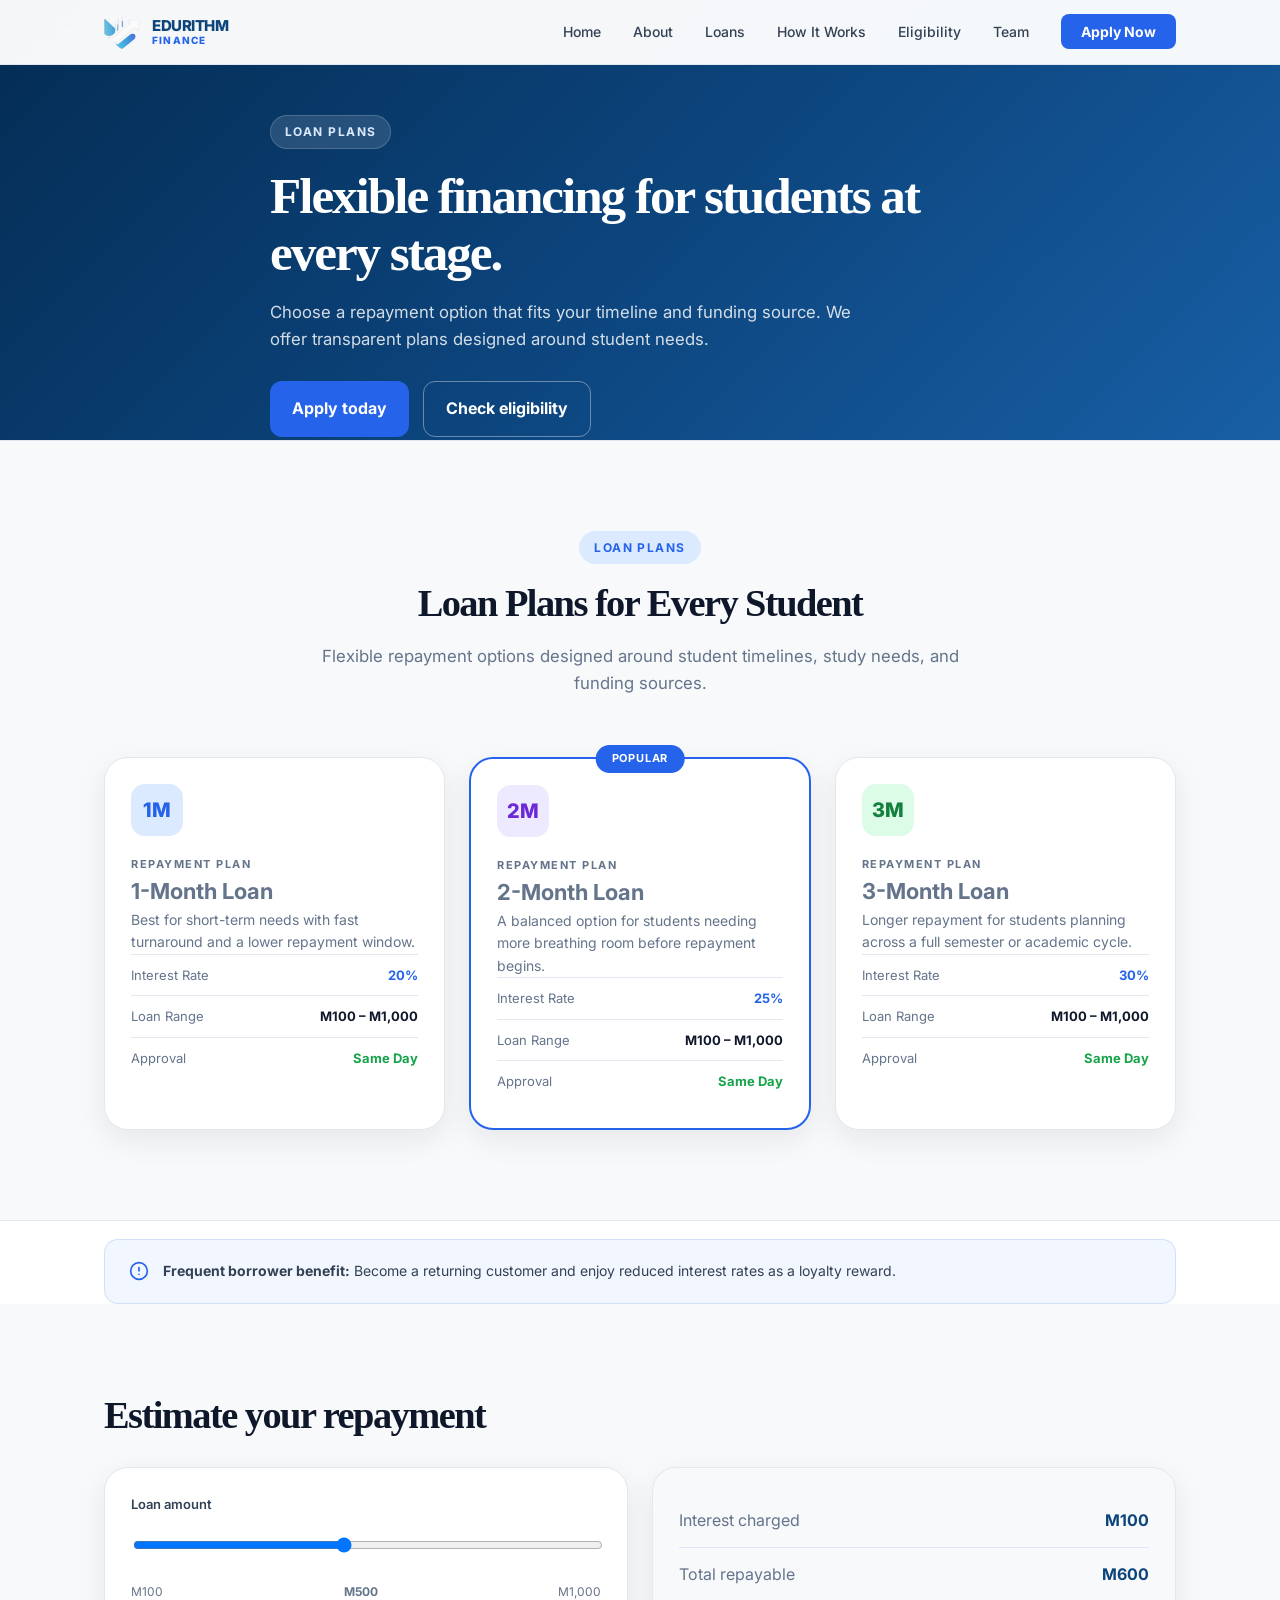
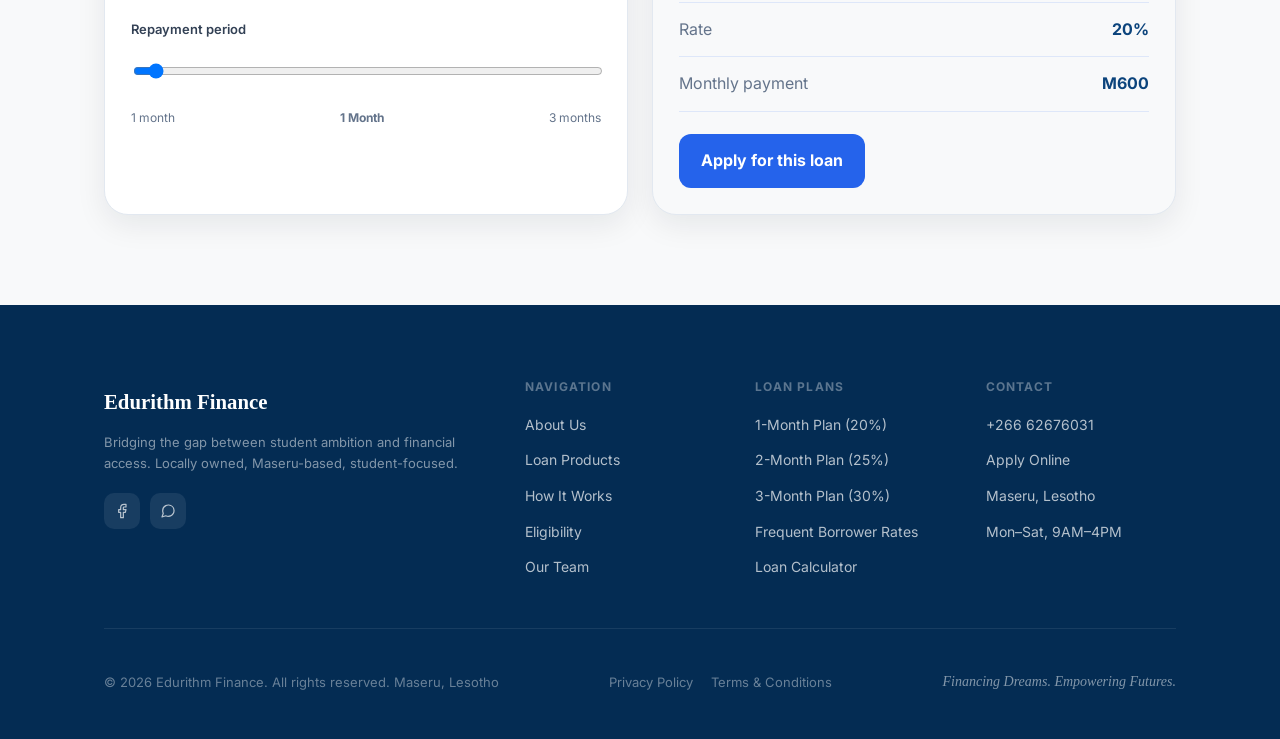
<file: loans.html>
<!DOCTYPE html>
<html lang="en">
  <head>
    <meta charset="UTF-8" />
    <meta name="viewport" content="width=device-width, initial-scale=1.0" />
    <title>Loans | Edurithm Finance</title>
    <link rel="preconnect" href="https://fonts.googleapis.com" />
    <link rel="preconnect" href="https://fonts.gstatic.com" crossorigin />
    <link href="https://fonts.googleapis.com/css2?family=Inter:wght@400;500;600;700;800&display=swap" rel="stylesheet" />
    <link rel="icon" type="image/png" href="assets/logo-icon.png" />
    <link rel="stylesheet" href="page.css" />
  </head>
  <body>
    <nav>
      <div class="nav-inner">
        <a href="index.html" class="nav-logo" aria-label="Edurithm Finance home">
          <img src="assets/logo-icon.png" alt="Edurithm Finance logo" class="nav-logo-icon"/>
          <span class="nav-brand">EDURITHM<small>Finance</small></span>
        </a>
        <ul class="nav-links">
          <li><a href="index.html">Home</a></li>
          <li><a href="about.html">About</a></li>
          <li><a href="loans.html">Loans</a></li>
          <li><a href="how-it-works.html">How It Works</a></li>
          <li><a href="eligibility.html">Eligibility</a></li>
          <li><a href="team.html">Team</a></li>
          <li><a href="apply-now.html" class="nav-cta">Apply Now</a></li>
        </ul>
        <button class="nav-mobile-btn" onclick="toggleMobileMenu()" aria-label="Toggle menu">
          <span></span><span></span><span></span>
        </button>
      </div>
    </nav>

    <header class="page-hero">
      <div class="container">
        <div class="page-header">
          <span class="section-tag">Loan plans</span>
          <h1>Flexible financing for students at every stage.</h1>
          <p>Choose a repayment option that fits your timeline and funding source. We offer transparent plans designed around student needs.</p>
          <div class="page-cta-group">
            <a class="btn-primary" href="apply-now.html">Apply today</a>
            <a class="btn-secondary" href="eligibility.html">Check eligibility</a>
          </div>
        </div>
      </div>
    </header>

    <main>
      <section class="products-bg" id="loans">
        <div class="container">
          <div class="products-header">
            <span class="section-tag" style="background: var(--accent-light); color: var(--accent); border-color: transparent;">Loan plans</span>
            <h2 class="section-title">Loan Plans for Every Student</h2>
            <p class="section-copy">Flexible repayment options designed around student timelines, study needs, and funding sources.</p>
          </div>
          <div class="products-grid">
            <article class="card product-card" id="plan-1-month">
              <div class="product-icon">1M</div>
              <p class="product-name">Repayment Plan</p>
              <p class="product-title">1-Month Loan</p>
              <p class="product-desc">Best for short-term needs with fast turnaround and a lower repayment window.</p>
              <div class="product-detail">
                <span class="product-detail-label">Interest Rate</span>
                <span class="product-detail-value" style="color: var(--accent);">20%</span>
              </div>
              <div class="product-detail">
                <span class="product-detail-label">Loan Range</span>
                <span class="product-detail-value">M100 – M1,000</span>
              </div>
              <div class="product-detail">
                <span class="product-detail-label">Approval</span>
                <span class="product-detail-value" style="color: #16A34A;">Same Day</span>
              </div>
            </article>

            <article class="card product-card featured" id="plan-2-month">
              <span class="featured-badge">Popular</span>
              <div class="product-icon" style="background: #ede9fe; color: #6d28d9;">2M</div>
              <p class="product-name">Repayment Plan</p>
              <p class="product-title">2-Month Loan</p>
              <p class="product-desc">A balanced option for students needing more breathing room before repayment begins.</p>
              <div class="product-detail">
                <span class="product-detail-label">Interest Rate</span>
                <span class="product-detail-value" style="color: var(--accent);">25%</span>
              </div>
              <div class="product-detail">
                <span class="product-detail-label">Loan Range</span>
                <span class="product-detail-value">M100 – M1,000</span>
              </div>
              <div class="product-detail">
                <span class="product-detail-label">Approval</span>
                <span class="product-detail-value" style="color: #16A34A;">Same Day</span>
              </div>
            </article>

            <article class="card product-card" id="plan-3-month">
              <div class="product-icon" style="background: #dcfce7; color: #15803d;">3M</div>
              <p class="product-name">Repayment Plan</p>
              <p class="product-title">3-Month Loan</p>
              <p class="product-desc">Longer repayment for students planning across a full semester or academic cycle.</p>
              <div class="product-detail">
                <span class="product-detail-label">Interest Rate</span>
                <span class="product-detail-value" style="color: var(--accent);">30%</span>
              </div>
              <div class="product-detail">
                <span class="product-detail-label">Loan Range</span>
                <span class="product-detail-value">M100 – M1,000</span>
              </div>
              <div class="product-detail">
                <span class="product-detail-label">Approval</span>
                <span class="product-detail-value" style="color: #16A34A;">Same Day</span>
              </div>
            </article>
          </div>
        </div>
      </section>

      <div id="frequent-borrower" style="margin: 0 auto; max-width: 1200px; padding: 18px 5% 0;">
        <div style="padding:20px 24px; background:rgba(37,99,235,0.06); border:1px solid rgba(37,99,235,0.15); border-radius:var(--radius-md); display:flex; align-items:center; gap:14px; font-size:14px; color:var(--text-mid);">
          <svg width="20" height="20" fill="none" stroke="#2563EB" stroke-width="2" stroke-linecap="round" stroke-linejoin="round" viewBox="0 0 24 24"><circle cx="12" cy="12" r="10"/><line x1="12" y1="8" x2="12" y2="12"/><line x1="12" y1="16" x2="12.01" y2="16"/></svg>
          <span><strong>Frequent borrower benefit:</strong> Become a returning customer and enjoy reduced interest rates as a loyalty reward.</span>
        </div>
      </div>

      <section id="loan-calculator" style="background: var(--gray-50);">
        <div class="container">
          <h2 class="section-title">Estimate your repayment</h2>
          <div class="grid-2" style="margin-top: 30px;">
            <div class="card">
              <div class="form-field">
                <label for="loanAmount">Loan amount</label>
                <input type="range" id="loanAmount" min="100" max="1000" step="50" value="500" oninput="calcUpdate()" />
                <div style="display:flex;justify-content:space-between; font-size:12px; color: var(--text-muted); margin-top: 8px;">
                  <span>M100</span>
                  <strong id="amountDisplay">M500</strong>
                  <span>M1,000</span>
                </div>
              </div>
              <div class="form-field">
                <label for="loanMonths">Repayment period</label>
                <input type="range" id="loanMonths" min="1" max="3" step="1" value="1" oninput="calcUpdate()" />
                <div style="display:flex;justify-content:space-between; font-size:12px; color: var(--text-muted); margin-top: 8px;">
                  <span>1 month</span>
                  <strong id="monthsDisplay">1 Month</strong>
                  <span>3 months</span>
                </div>
              </div>
            </div>
            <div class="card muted-card">
              <div class="info-row">
                <span class="info-key">Interest charged</span>
                <span class="info-val" id="interestDisplay">M100</span>
              </div>
              <div class="info-row">
                <span class="info-key">Total repayable</span>
                <span class="info-val" id="totalDisplay">M600</span>
              </div>
              <div class="info-row">
                <span class="info-key">Rate</span>
                <span class="info-val" id="rateDisplay">20%</span>
              </div>
              <div class="info-row">
                <span class="info-key">Monthly payment</span>
                <span class="info-val" id="monthlyDisplay">M600</span>
              </div>
              <div style="margin-top: 22px;">
                <a class="btn-primary" id="applySelectedLoan" href="apply-now.html">Apply for this loan</a>
              </div>
            </div>
          </div>
        </div>
      </section>
    </main>

    <footer>
      <div class="footer-inner">
        <div class="footer-top">
          <div>
            <p class="footer-brand">Edurithm Finance</p>
            <p class="footer-tagline">Bridging the gap between student ambition and financial access. Locally owned, Maseru-based, student-focused.</p>
            <div class="footer-social">
              <a href="#" class="social-btn" aria-label="Facebook">
                <svg viewBox="0 0 24 24"><path d="M18 2h-3a5 5 0 0 0-5 5v3H7v4h3v8h4v-8h3l1-4h-4V7a1 1 0 0 1 1-1h3z"/></svg>
              </a>
              <a href="https://wa.me/26662676031" class="social-btn" aria-label="WhatsApp">
                <svg viewBox="0 0 24 24"><path d="M21 11.5a8.38 8.38 0 0 1-.9 3.8 8.5 8.5 0 0 1-7.6 4.7 8.38 8.38 0 0 1-3.8-.9L3 21l1.9-5.7a8.38 8.38 0 0 1-.9-3.8 8.5 8.5 0 0 1 4.7-7.6 8.38 8.38 0 0 1 3.8-.9h.5a8.48 8.48 0 0 1 8 8v.5z"/></svg>
              </a>
            </div>
          </div>

          <div>
            <p class="footer-col-title">Navigation</p>
            <ul class="footer-links">
              <li><a href="about.html">About Us</a></li>
              <li><a href="loans.html">Loan Products</a></li>
              <li><a href="how-it-works.html">How It Works</a></li>
              <li><a href="eligibility.html">Eligibility</a></li>
              <li><a href="team.html">Our Team</a></li>
            </ul>
          </div>

          <div>
            <p class="footer-col-title">Loan Plans</p>
            <ul class="footer-links">
              <li><a href="#plan-1-month">1-Month Plan (20%)</a></li>
              <li><a href="#plan-2-month">2-Month Plan (25%)</a></li>
              <li><a href="#plan-3-month">3-Month Plan (30%)</a></li>
              <li><a href="#frequent-borrower">Frequent Borrower Rates</a></li>
              <li><a href="#loan-calculator">Loan Calculator</a></li>
            </ul>
          </div>

          <div>
            <p class="footer-col-title">Contact</p>
            <ul class="footer-links">
              <li><a href="https://wa.me/26662676031">+266 62676031</a></li>
              <li><a href="apply-now.html">Apply Online</a></li>
              <li><a href="about.html">Maseru, Lesotho</a></li>
              <li><a href="about.html">Mon–Sat, 9AM–4PM</a></li>
            </ul>
          </div>
        </div>

        <div class="footer-bottom">
          <p class="footer-bottom-left">© 2026 Edurithm Finance. All rights reserved. Maseru, Lesotho</p>
          <div class="footer-bottom-legal">
            <a href="privacy.html">Privacy Policy</a>
            <a href="terms.html">Terms &amp; Conditions</a>
          </div>
          <p class="footer-bottom-right">Financing Dreams. Empowering Futures.</p>
        </div>
      </div>
    </footer>

    <script>
      function saveLoanSelection() {
        var amount = parseInt(document.getElementById('loanAmount').value, 10);
        var months = parseInt(document.getElementById('loanMonths').value, 10);
        var rates = {1: 0.20, 2: 0.25, 3: 0.30};
        var rate = rates[months] || 0.20;
        var interest = Math.round(amount * rate);
        var total = amount + interest;
        var monthly = Math.round(total / months);
        var selection = {
          amount: amount,
          months: months,
          rate: (rate * 100) + '%',
          interest: interest,
          total: total,
          monthly: monthly,
          plan: months + (months === 1 ? ' Month' : ' Months') + ' (' + (rate * 100) + '%)'
        };

        if (window.localStorage) {
          localStorage.setItem('edurithmLoanSelection', JSON.stringify(selection));
        }

        return selection;
      }

      function calcUpdate() {
        var amount = parseInt(document.getElementById('loanAmount').value, 10);
        var months = parseInt(document.getElementById('loanMonths').value, 10);
        var rates = {1: 0.20, 2: 0.25, 3: 0.30};
        var rate = rates[months] || 0.20;
        var interest = Math.round(amount * rate);
        var total = amount + interest;
        var monthly = Math.round(total / months);

        document.getElementById('amountDisplay').textContent = 'M' + amount;
        document.getElementById('monthsDisplay').textContent = months + (months === 1 ? ' Month' : ' Months');
        document.getElementById('interestDisplay').textContent = 'M' + interest;
        document.getElementById('totalDisplay').textContent = 'M' + total;
        document.getElementById('rateDisplay').textContent = (rate * 100) + '%';
        document.getElementById('monthlyDisplay').textContent = 'M' + monthly;

        saveLoanSelection();
      }

      document.addEventListener('DOMContentLoaded', function () {
        var applyButton = document.getElementById('applySelectedLoan');
        if (applyButton) {
          applyButton.addEventListener('click', function (event) {
            event.preventDefault();
            saveLoanSelection();
            window.location.href = 'apply-now.html';
          });
        }
      });

      calcUpdate();

      function toggleMobileMenu() {
        var links = document.querySelector('.nav-links');
        links.classList.toggle('nav-links-open');
      }

      document.querySelectorAll('.nav-links a').forEach(function (link) {
        link.addEventListener('click', function () {
          document.querySelector('.nav-links').classList.remove('nav-links-open');
        });
      });
    </script>

    <script src="assets/site.js"></script>
  </body>
</html>
</file>
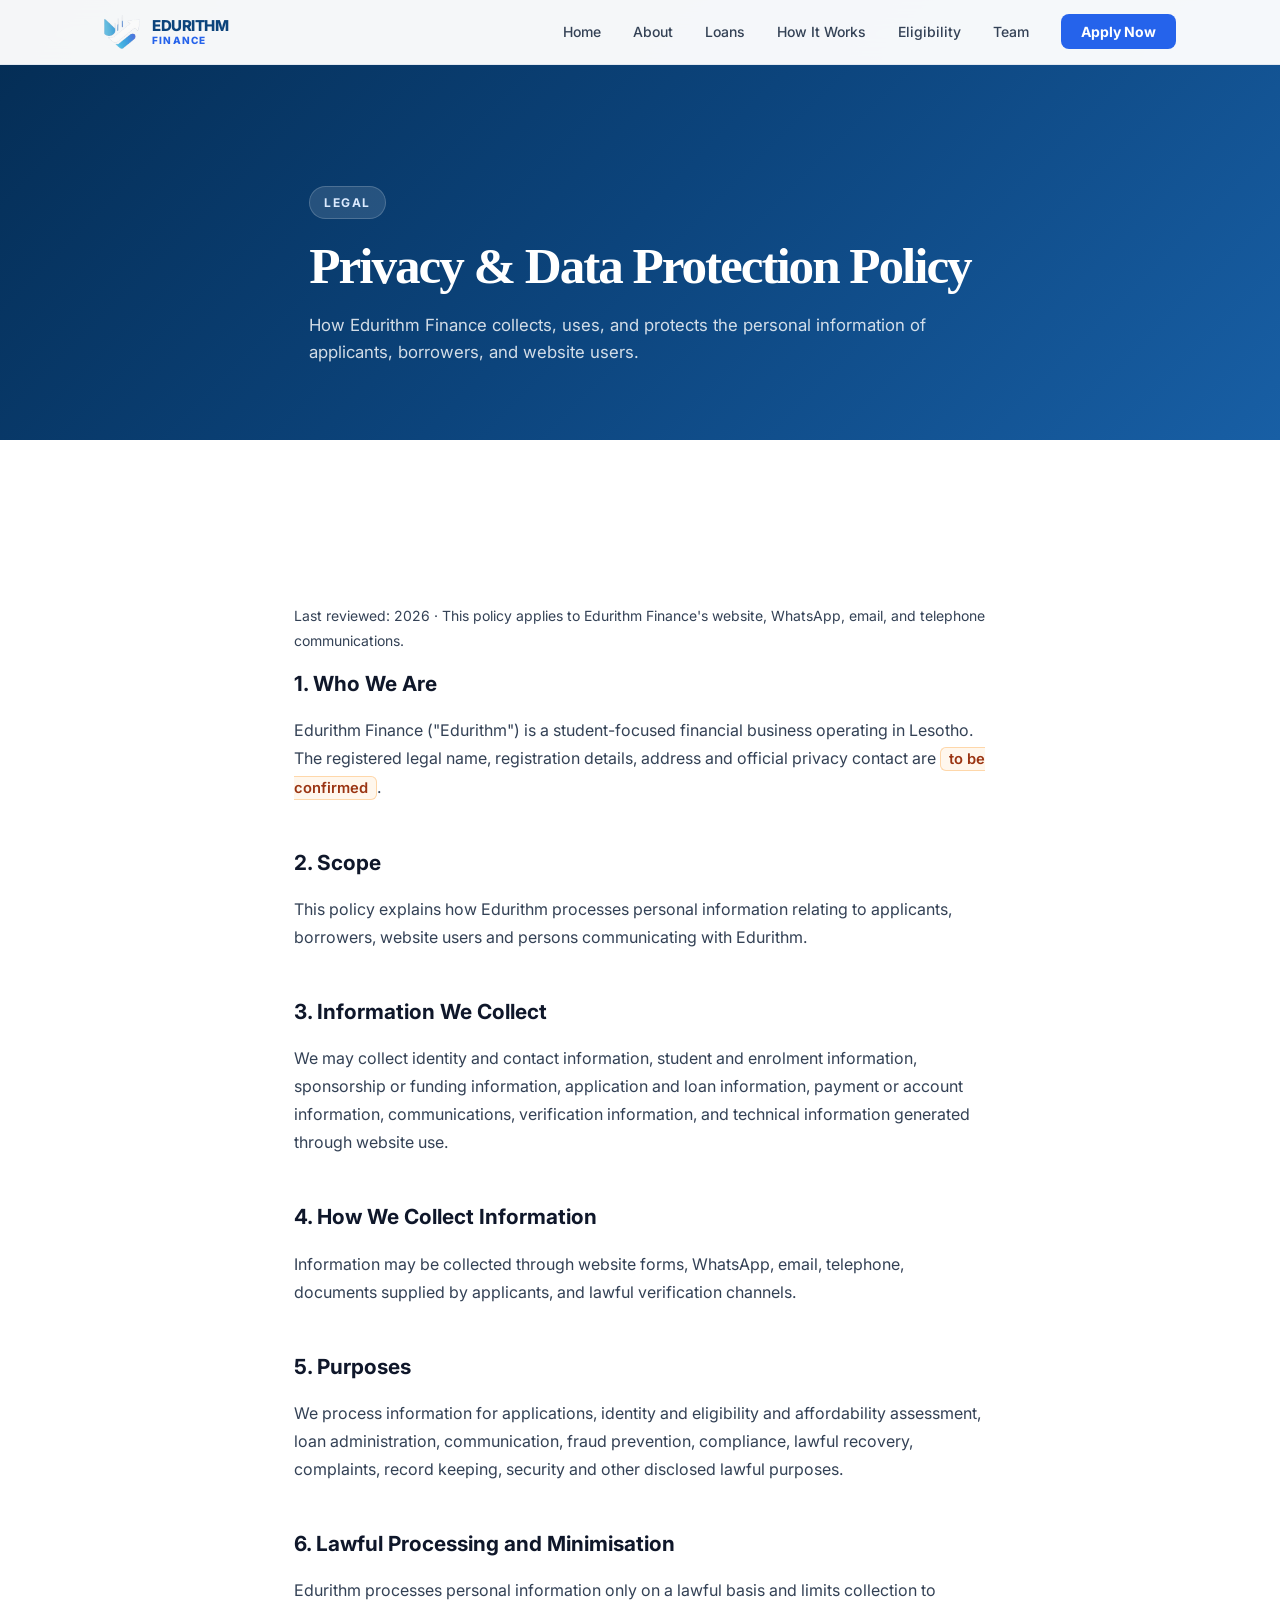
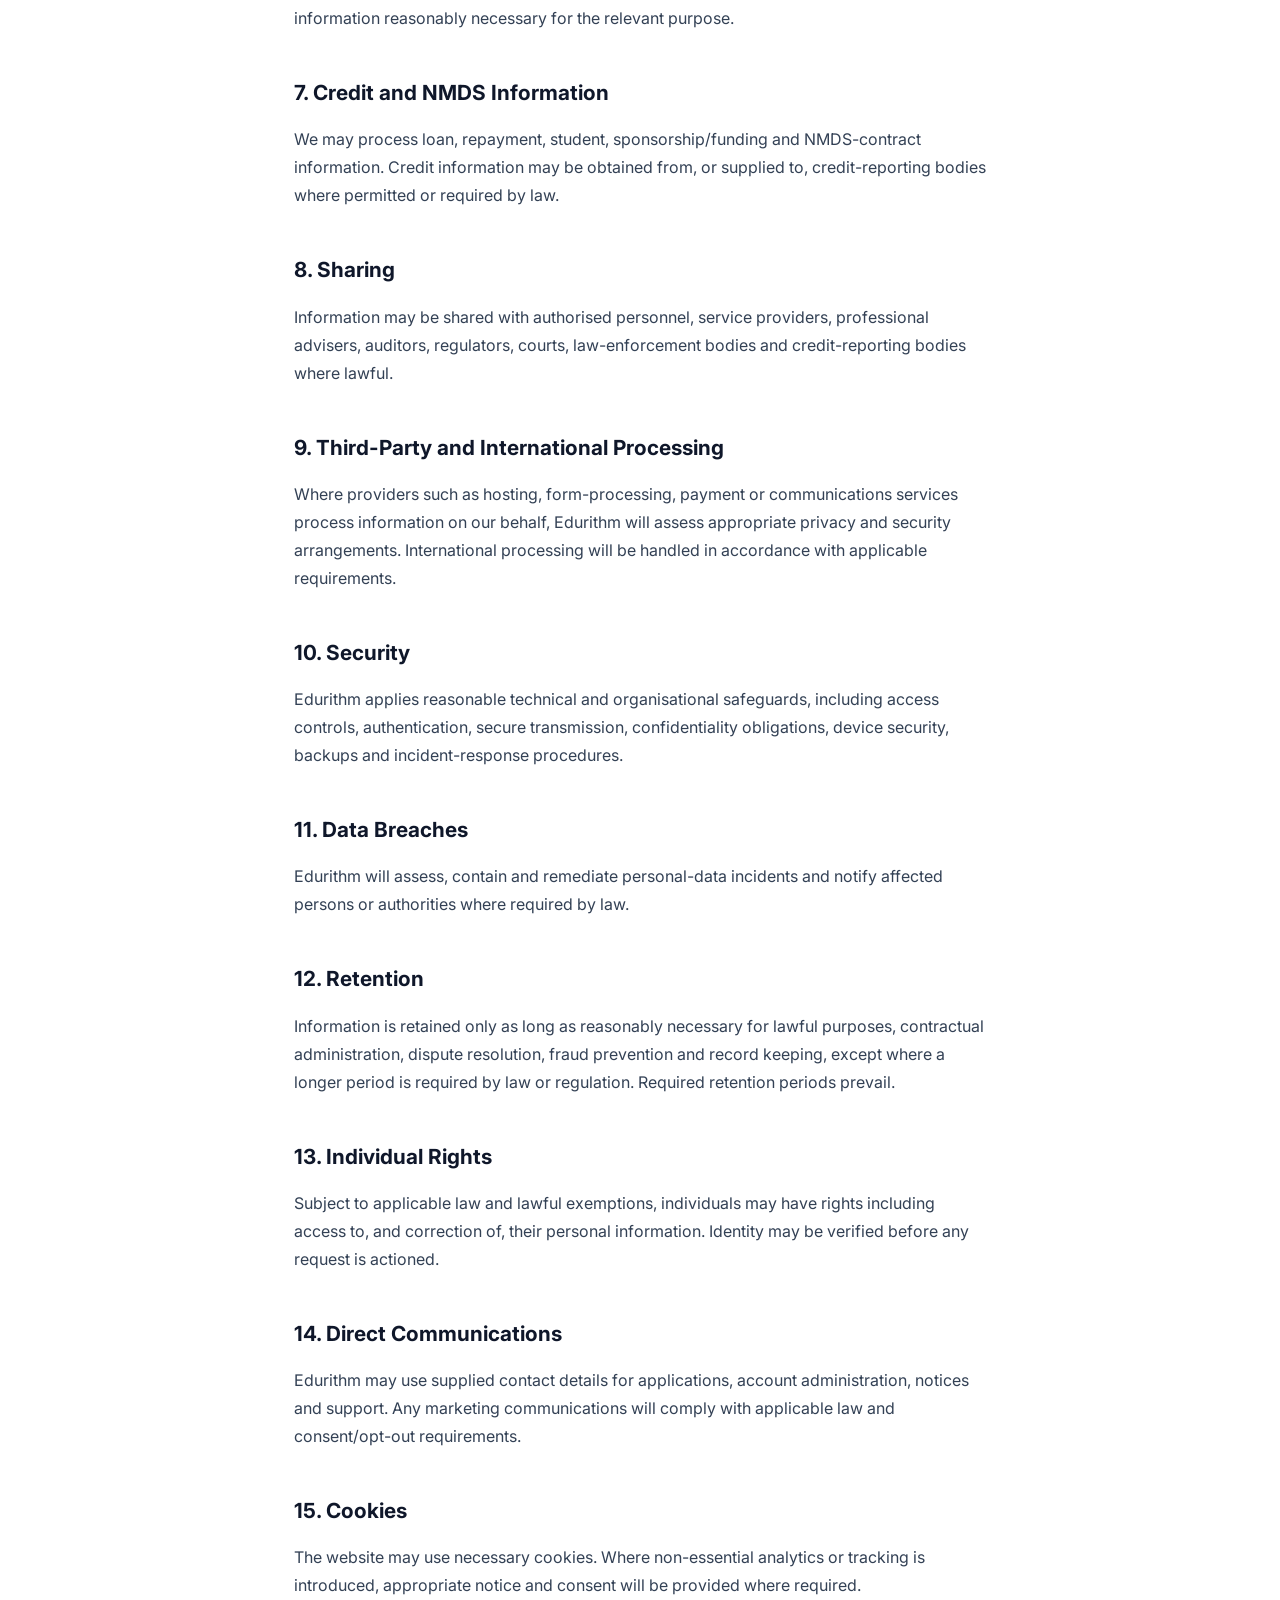
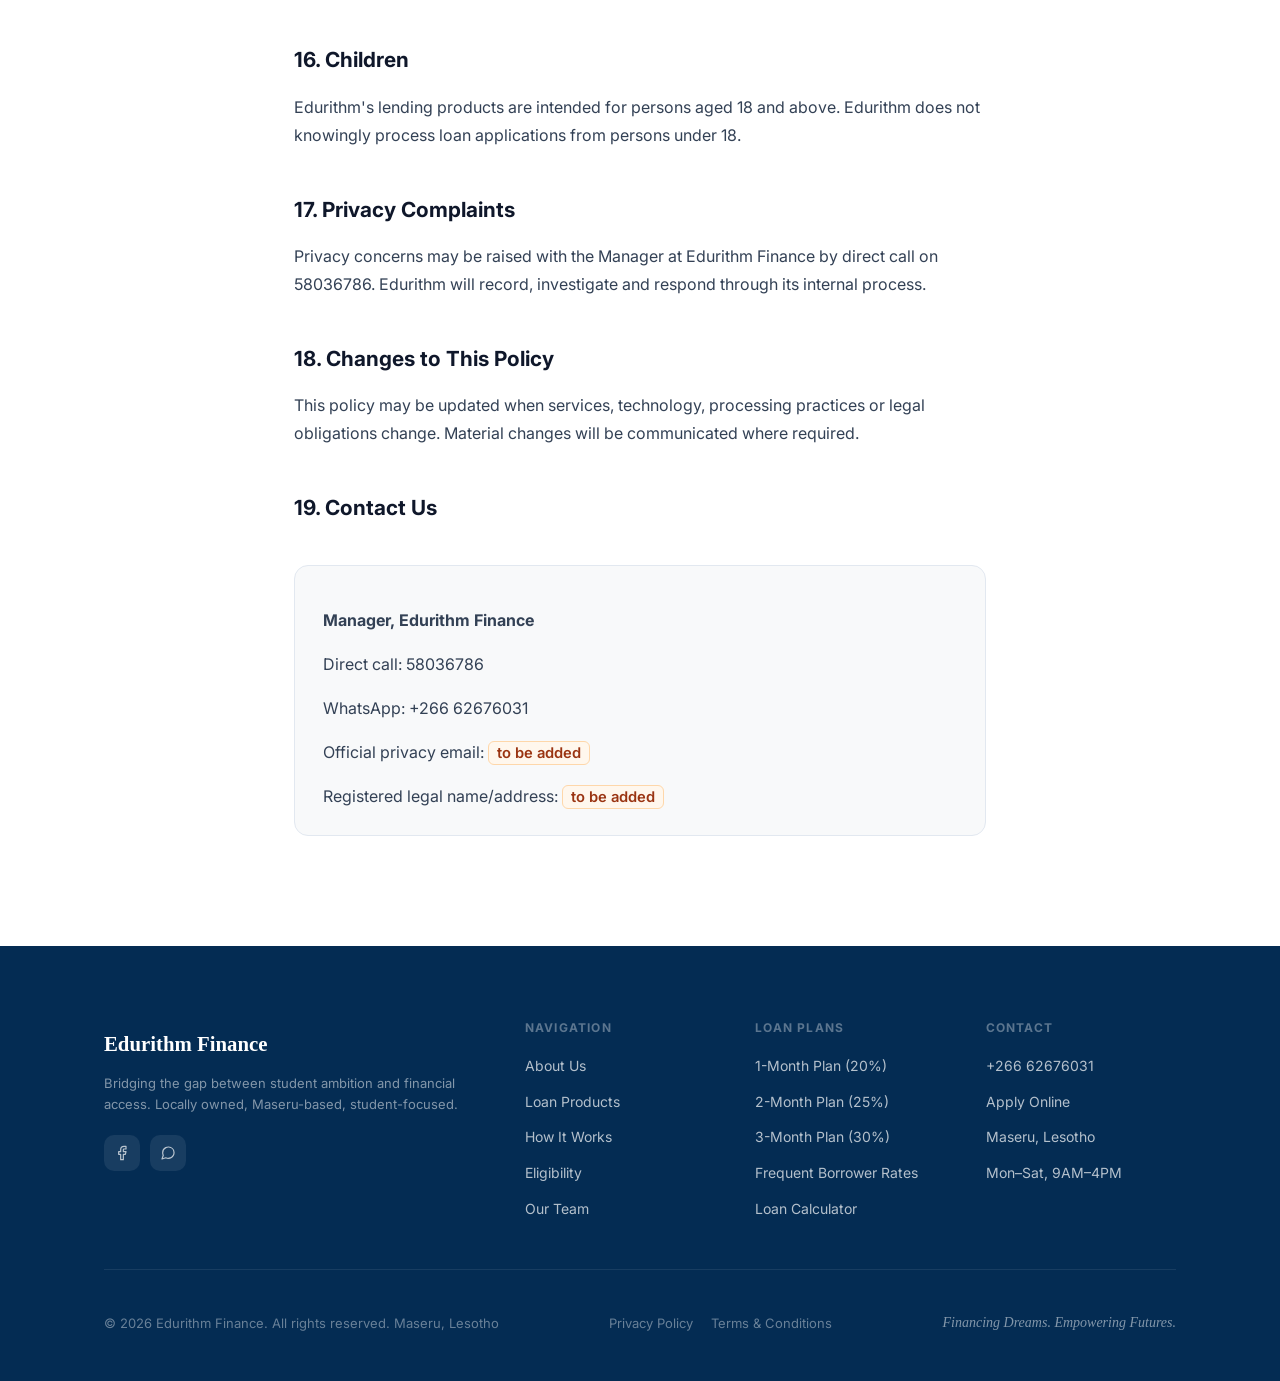
<file: privacy.html>
<!DOCTYPE html>
<html lang="en">
  <head>
    <meta charset="UTF-8" />
    <meta name="viewport" content="width=device-width, initial-scale=1.0" />
    <title>Privacy &amp; Data Protection Policy | Edurithm Finance</title>
    <link rel="preconnect" href="https://fonts.googleapis.com" />
    <link rel="preconnect" href="https://fonts.gstatic.com" crossorigin />
    <link href="https://fonts.googleapis.com/css2?family=Inter:wght@400;500;600;700;800&display=swap" rel="stylesheet" />
    <link rel="icon" type="image/png" href="assets/logo-icon.png" />
    <link rel="stylesheet" href="page.css" />
  </head>
  <body>
    <nav>
      <div class="nav-inner">
        <a href="index.html" class="nav-logo" aria-label="Edurithm Finance home">
          <img src="assets/logo-icon.png" alt="Edurithm Finance logo" class="nav-logo-icon"/>
          <span class="nav-brand">EDURITHM<small>Finance</small></span>
        </a>
        <ul class="nav-links">
          <li><a href="index.html">Home</a></li>
          <li><a href="about.html">About</a></li>
          <li><a href="loans.html">Loans</a></li>
          <li><a href="how-it-works.html">How It Works</a></li>
          <li><a href="eligibility.html">Eligibility</a></li>
          <li><a href="team.html">Team</a></li>
          <li><a href="apply-now.html" class="nav-cta">Apply Now</a></li>
        </ul>
        <button class="nav-mobile-btn" onclick="toggleMobileMenu()" aria-label="Toggle menu">
          <span></span><span></span><span></span>
        </button>
      </div>
    </nav>

    <header class="page-hero">
      <div class="container">
        <div class="page-header">
          <span class="section-tag">Legal</span>
          <h1>Privacy &amp; Data Protection Policy</h1>
          <p>How Edurithm Finance collects, uses, and protects the personal information of applicants, borrowers, and website users.</p>
        </div>
      </div>
    </header>

    <main>
      <section>
        <div class="legal-content">
          <p class="legal-updated">Last reviewed: 2026 · This policy applies to Edurithm Finance's website, WhatsApp, email, and telephone communications.</p>

          <h2>1. Who We Are</h2>
          <p>Edurithm Finance ("Edurithm") is a student-focused financial business operating in Lesotho. The registered legal name, registration details, address and official privacy contact are <span class="legal-placeholder">to be confirmed</span>.</p>

          <h2>2. Scope</h2>
          <p>This policy explains how Edurithm processes personal information relating to applicants, borrowers, website users and persons communicating with Edurithm.</p>

          <h2>3. Information We Collect</h2>
          <p>We may collect identity and contact information, student and enrolment information, sponsorship or funding information, application and loan information, payment or account information, communications, verification information, and technical information generated through website use.</p>

          <h2>4. How We Collect Information</h2>
          <p>Information may be collected through website forms, WhatsApp, email, telephone, documents supplied by applicants, and lawful verification channels.</p>

          <h2>5. Purposes</h2>
          <p>We process information for applications, identity and eligibility and affordability assessment, loan administration, communication, fraud prevention, compliance, lawful recovery, complaints, record keeping, security and other disclosed lawful purposes.</p>

          <h2>6. Lawful Processing and Minimisation</h2>
          <p>Edurithm processes personal information only on a lawful basis and limits collection to information reasonably necessary for the relevant purpose.</p>

          <h2>7. Credit and NMDS Information</h2>
          <p>We may process loan, repayment, student, sponsorship/funding and NMDS-contract information. Credit information may be obtained from, or supplied to, credit-reporting bodies where permitted or required by law.</p>

          <h2>8. Sharing</h2>
          <p>Information may be shared with authorised personnel, service providers, professional advisers, auditors, regulators, courts, law-enforcement bodies and credit-reporting bodies where lawful.</p>

          <h2>9. Third-Party and International Processing</h2>
          <p>Where providers such as hosting, form-processing, payment or communications services process information on our behalf, Edurithm will assess appropriate privacy and security arrangements. International processing will be handled in accordance with applicable requirements.</p>

          <h2>10. Security</h2>
          <p>Edurithm applies reasonable technical and organisational safeguards, including access controls, authentication, secure transmission, confidentiality obligations, device security, backups and incident-response procedures.</p>

          <h2>11. Data Breaches</h2>
          <p>Edurithm will assess, contain and remediate personal-data incidents and notify affected persons or authorities where required by law.</p>

          <h2>12. Retention</h2>
          <p>Information is retained only as long as reasonably necessary for lawful purposes, contractual administration, dispute resolution, fraud prevention and record keeping, except where a longer period is required by law or regulation. Required retention periods prevail.</p>

          <h2>13. Individual Rights</h2>
          <p>Subject to applicable law and lawful exemptions, individuals may have rights including access to, and correction of, their personal information. Identity may be verified before any request is actioned.</p>

          <h2>14. Direct Communications</h2>
          <p>Edurithm may use supplied contact details for applications, account administration, notices and support. Any marketing communications will comply with applicable law and consent/opt-out requirements.</p>

          <h2>15. Cookies</h2>
          <p>The website may use necessary cookies. Where non-essential analytics or tracking is introduced, appropriate notice and consent will be provided where required.</p>

          <h2>16. Children</h2>
          <p>Edurithm's lending products are intended for persons aged 18 and above. Edurithm does not knowingly process loan applications from persons under 18.</p>

          <h2>17. Privacy Complaints</h2>
          <p>Privacy concerns may be raised with the Manager at Edurithm Finance by direct call on <a href="tel:+26658036786">58036786</a>. Edurithm will record, investigate and respond through its internal process.</p>

          <h2>18. Changes to This Policy</h2>
          <p>This policy may be updated when services, technology, processing practices or legal obligations change. Material changes will be communicated where required.</p>

          <h2>19. Contact Us</h2>
          <div class="legal-contact-box">
            <p><strong>Manager, Edurithm Finance</strong></p>
            <p>Direct call: <a href="tel:+26658036786">58036786</a></p>
            <p>WhatsApp: <a href="https://wa.me/26662676031">+266 62676031</a></p>
            <p>Official privacy email: <span class="legal-placeholder">to be added</span></p>
            <p>Registered legal name/address: <span class="legal-placeholder">to be added</span></p>
          </div>
        </div>
      </section>
    </main>

    <footer>
      <div class="footer-inner">
        <div class="footer-top">
          <div>
            <p class="footer-brand">Edurithm Finance</p>
            <p class="footer-tagline">Bridging the gap between student ambition and financial access. Locally owned, Maseru-based, student-focused.</p>
            <div class="footer-social">
              <a href="#" class="social-btn" aria-label="Facebook">
                <svg viewBox="0 0 24 24"><path d="M18 2h-3a5 5 0 0 0-5 5v3H7v4h3v8h4v-8h3l1-4h-4V7a1 1 0 0 1 1-1h3z"/></svg>
              </a>
              <a href="https://wa.me/26662676031" class="social-btn" aria-label="WhatsApp">
                <svg viewBox="0 0 24 24"><path d="M21 11.5a8.38 8.38 0 0 1-.9 3.8 8.5 8.5 0 0 1-7.6 4.7 8.38 8.38 0 0 1-3.8-.9L3 21l1.9-5.7a8.38 8.38 0 0 1-.9-3.8 8.5 8.5 0 0 1 4.7-7.6 8.38 8.38 0 0 1 3.8-.9h.5a8.48 8.48 0 0 1 8 8v.5z"/></svg>
              </a>
            </div>
          </div>

          <div>
            <p class="footer-col-title">Navigation</p>
            <ul class="footer-links">
              <li><a href="about.html">About Us</a></li>
              <li><a href="loans.html">Loan Products</a></li>
              <li><a href="how-it-works.html">How It Works</a></li>
              <li><a href="eligibility.html">Eligibility</a></li>
              <li><a href="team.html">Our Team</a></li>
            </ul>
          </div>

          <div>
            <p class="footer-col-title">Loan Plans</p>
            <ul class="footer-links">
              <li><a href="loans.html#plan-1-month">1-Month Plan (20%)</a></li>
              <li><a href="loans.html#plan-2-month">2-Month Plan (25%)</a></li>
              <li><a href="loans.html#plan-3-month">3-Month Plan (30%)</a></li>
              <li><a href="loans.html#frequent-borrower">Frequent Borrower Rates</a></li>
              <li><a href="loans.html#loan-calculator">Loan Calculator</a></li>
            </ul>
          </div>

          <div>
            <p class="footer-col-title">Contact</p>
            <ul class="footer-links">
              <li><a href="https://wa.me/26662676031">+266 62676031</a></li>
              <li><a href="apply-now.html">Apply Online</a></li>
              <li><a href="about.html">Maseru, Lesotho</a></li>
              <li><a href="about.html">Mon–Sat, 9AM–4PM</a></li>
            </ul>
          </div>
        </div>

        <div class="footer-bottom">
          <p class="footer-bottom-left">© 2026 Edurithm Finance. All rights reserved. Maseru, Lesotho</p>
          <div class="footer-bottom-legal">
            <a href="privacy.html">Privacy Policy</a>
            <a href="terms.html">Terms &amp; Conditions</a>
          </div>
          <p class="footer-bottom-right">Financing Dreams. Empowering Futures.</p>
        </div>
      </div>
    </footer>

    <script>
      function toggleMobileMenu() {
        var links = document.querySelector('.nav-links');
        links.classList.toggle('nav-links-open');
      }

      document.querySelectorAll('.nav-links a').forEach(function (link) {
        link.addEventListener('click', function () {
          document.querySelector('.nav-links').classList.remove('nav-links-open');
        });
      });
    </script>

    <script src="assets/site.js"></script>
  </body>
</html>
</file>
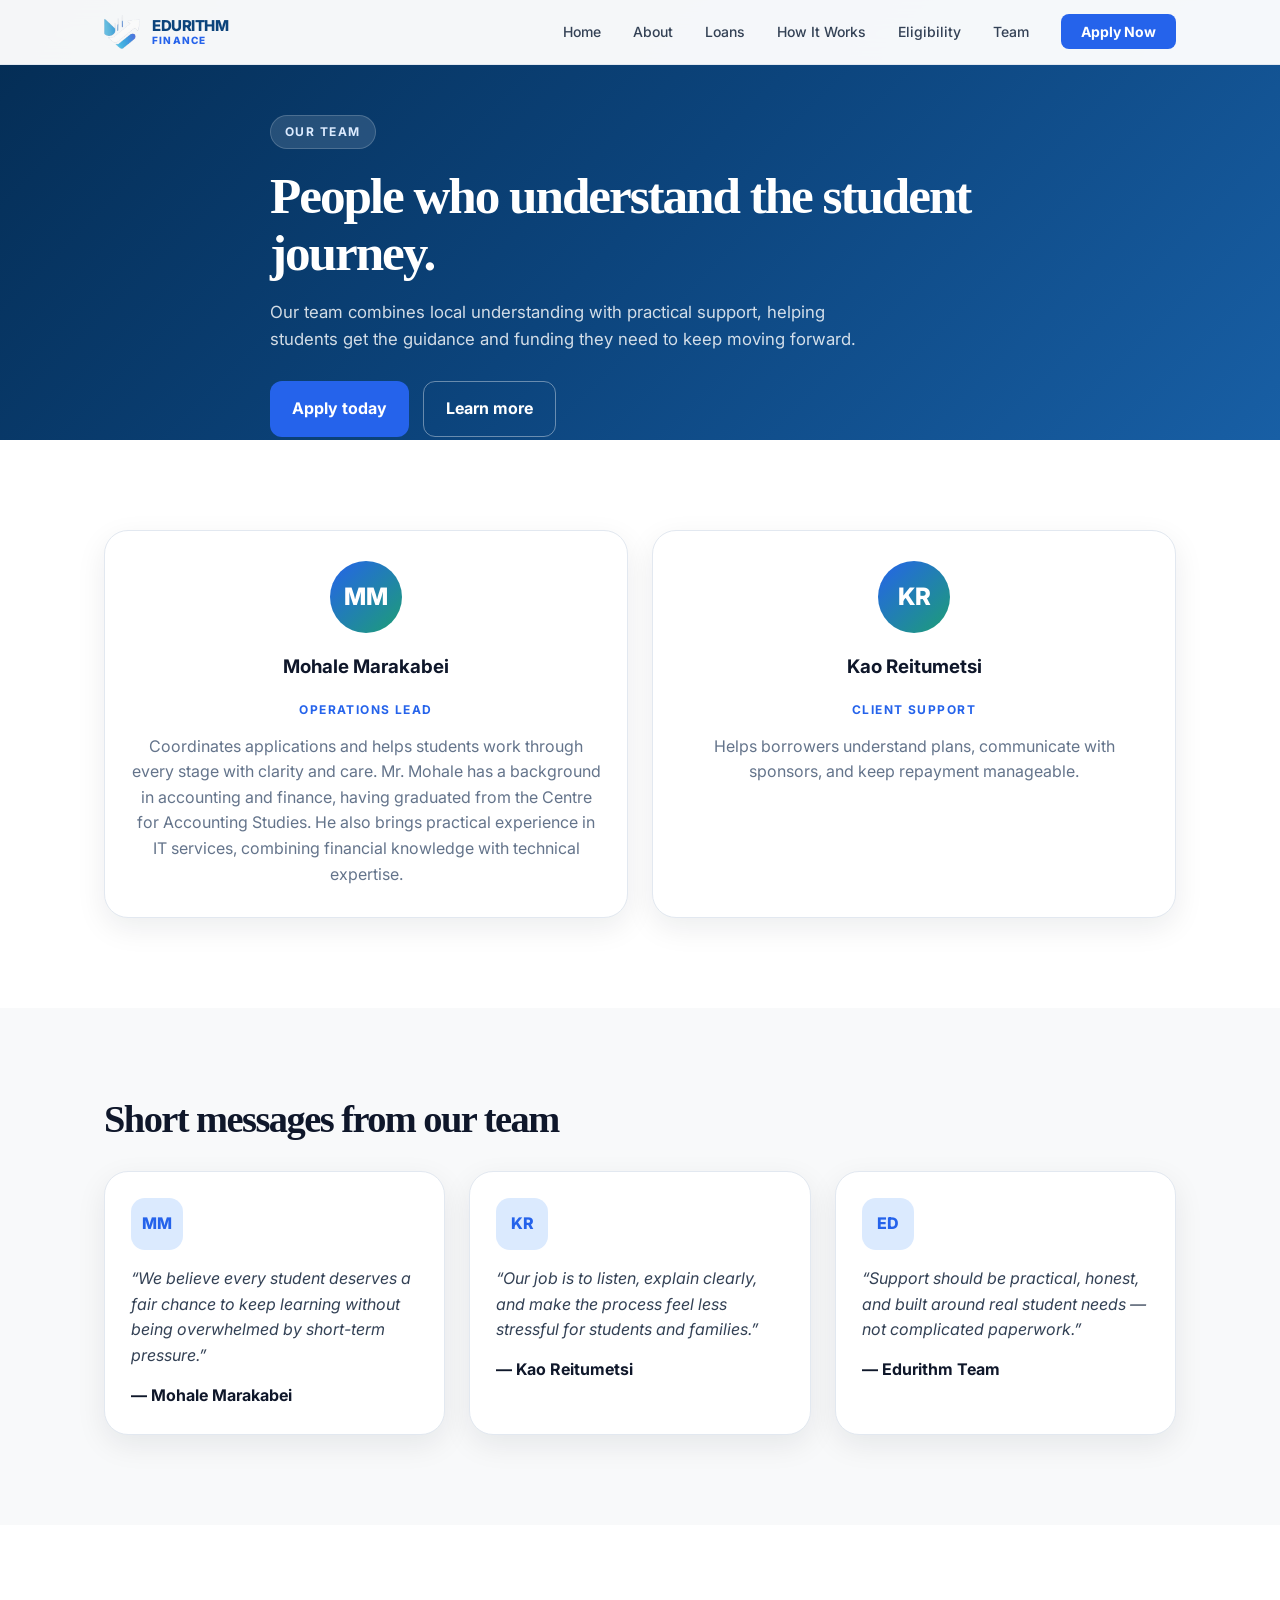
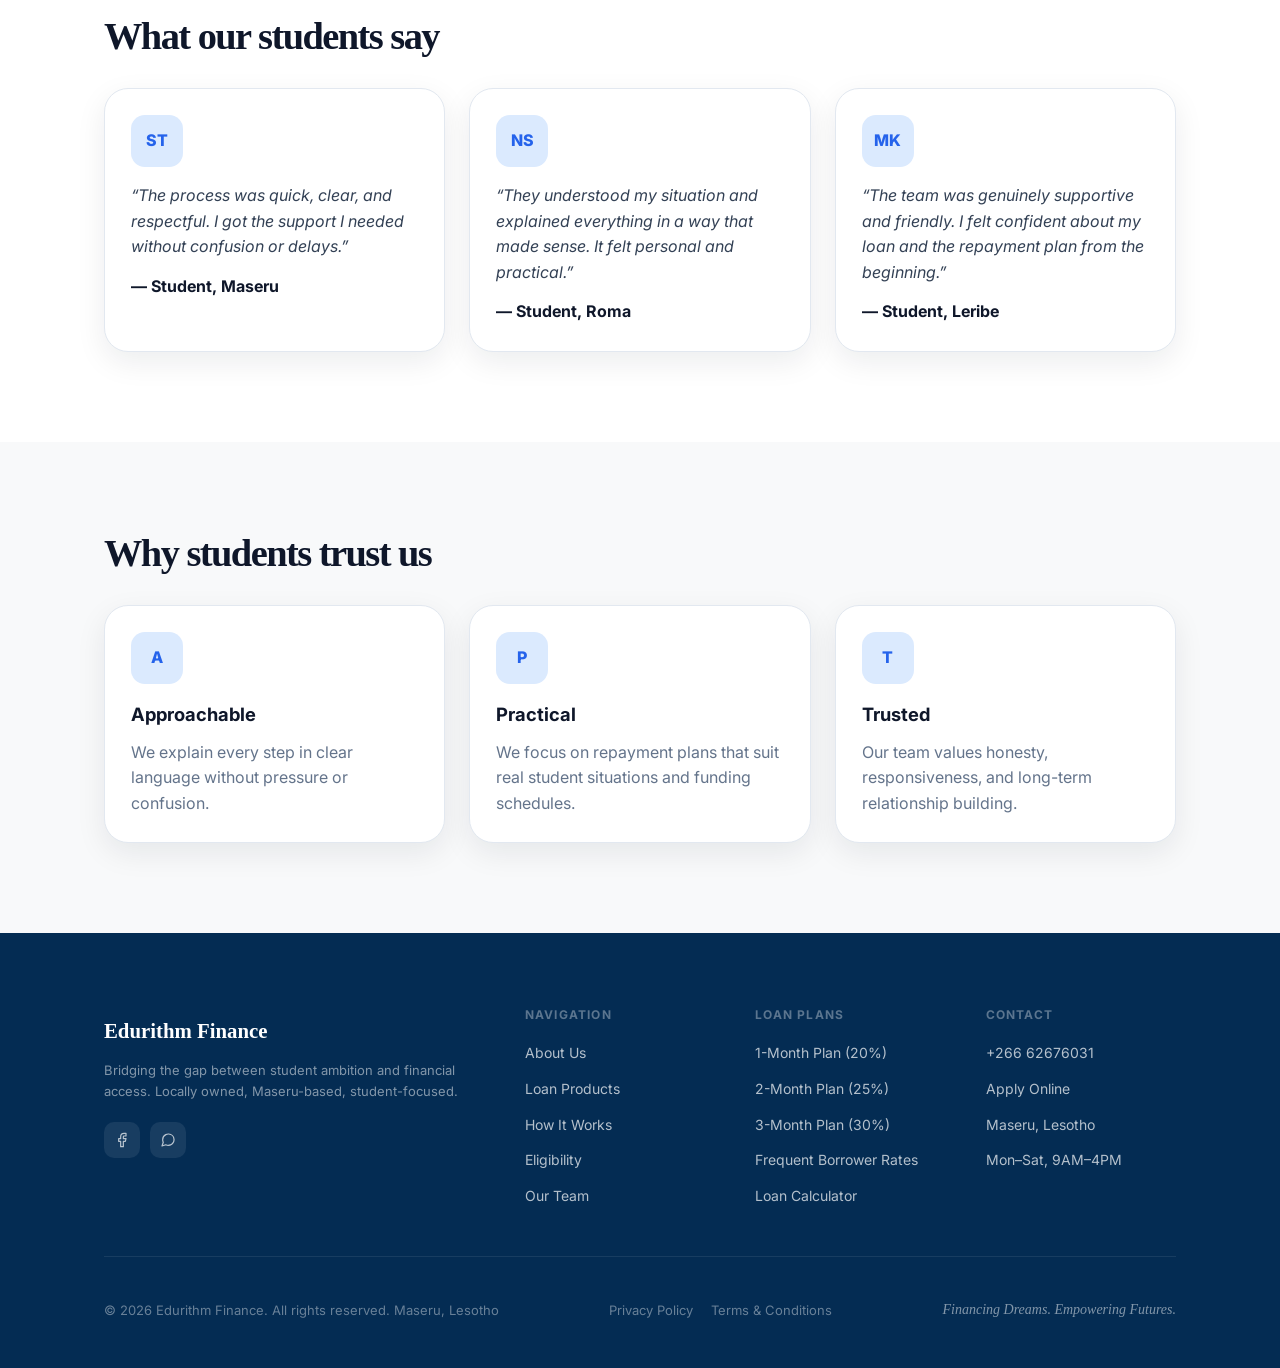
<file: team.html>
<!DOCTYPE html>
<html lang="en">
  <head>
    <meta charset="UTF-8" />
    <meta name="viewport" content="width=device-width, initial-scale=1.0" />
    <title>Team | Edurithm Finance</title>
    <link rel="preconnect" href="https://fonts.googleapis.com" />
    <link rel="preconnect" href="https://fonts.gstatic.com" crossorigin />
    <link href="https://fonts.googleapis.com/css2?family=Inter:wght@400;500;600;700;800&display=swap" rel="stylesheet" />
    <link rel="icon" type="image/png" href="assets/logo-icon.png" />
    <link rel="stylesheet" href="page.css" />
  </head>
  <body>
    <nav>
      <div class="nav-inner">
        <a href="index.html" class="nav-logo" aria-label="Edurithm Finance home">
          <img src="assets/logo-icon.png" alt="Edurithm Finance logo" class="nav-logo-icon"/>
          <span class="nav-brand">EDURITHM<small>Finance</small></span>
        </a>
        <ul class="nav-links">
          <li><a href="index.html">Home</a></li>
          <li><a href="about.html">About</a></li>
          <li><a href="loans.html">Loans</a></li>
          <li><a href="how-it-works.html">How It Works</a></li>
          <li><a href="eligibility.html">Eligibility</a></li>
          <li><a href="team.html">Team</a></li>
          <li><a href="apply-now.html" class="nav-cta">Apply Now</a></li>
        </ul>
        <button class="nav-mobile-btn" onclick="toggleMobileMenu()" aria-label="Toggle menu">
          <span></span><span></span><span></span>
        </button>
      </div>
    </nav>

    <header class="page-hero">
      <div class="container">
        <div class="page-header">
          <span class="section-tag">Our team</span>
          <h1>People who understand the student journey.</h1>
          <p>Our team combines local understanding with practical support, helping students get the guidance and funding they need to keep moving forward.</p>
          <div class="page-cta-group">
            <a class="btn-primary" href="apply-now.html">Apply today</a>
            <a class="btn-secondary" href="about.html">Learn more</a>
          </div>
        </div>
      </div>
    </header>

    <main>
      <section id="team">
        <div class="container">
          <div class="grid-2">
            <div class="team-card">
              <div class="team-avatar">MM</div>
              <h3>Mohale Marakabei</h3>
              <div class="team-role">Operations Lead</div>
              <p>Coordinates applications and helps students work through every stage with clarity and care. Mr. Mohale has a background in accounting and finance, having graduated from the Centre for Accounting Studies. He also brings practical experience in IT services, combining financial knowledge with technical expertise.</p>
            </div>
            <div class="team-card">
              <div class="team-avatar">KR</div>
              <h3>Kao Reitumetsi</h3>
              <div class="team-role">Client Support</div>
              <p>Helps borrowers understand plans, communicate with sponsors, and keep repayment manageable.</p>
            </div>
          </div>
        </div>
      </section>

      <section id="team-messages" style="background: var(--gray-50);">
        <div class="container">
          <h2 class="section-title">Short messages from our team</h2>
          <div class="grid-3" style="margin-top: 30px;">
            <div class="card">
              <div class="icon-box">MM</div>
              <p style="font-style: italic; color: var(--text-mid);">“We believe every student deserves a fair chance to keep learning without being overwhelmed by short-term pressure.”</p>
              <p style="margin-top: 14px; font-weight: 700; color: var(--text-dark);">— Mohale Marakabei</p>
            </div>
            <div class="card">
              <div class="icon-box">KR</div>
              <p style="font-style: italic; color: var(--text-mid);">“Our job is to listen, explain clearly, and make the process feel less stressful for students and families.”</p>
              <p style="margin-top: 14px; font-weight: 700; color: var(--text-dark);">— Kao Reitumetsi</p>
            </div>
            <div class="card">
              <div class="icon-box">ED</div>
              <p style="font-style: italic; color: var(--text-mid);">“Support should be practical, honest, and built around real student needs — not complicated paperwork.”</p>
              <p style="margin-top: 14px; font-weight: 700; color: var(--text-dark);">— Edurithm Team</p>
            </div>
          </div>
        </div>
      </section>

      <section id="student-testimonials">
        <div class="container">
          <h2 class="section-title">What our students say</h2>
          <div class="grid-3" style="margin-top: 30px;">
            <div class="card">
              <div class="icon-box">ST</div>
              <p style="font-style: italic; color: var(--text-mid);">“The process was quick, clear, and respectful. I got the support I needed without confusion or delays.”</p>
              <p style="margin-top: 14px; font-weight: 700; color: var(--text-dark);">— Student, Maseru</p>
            </div>
            <div class="card">
              <div class="icon-box">NS</div>
              <p style="font-style: italic; color: var(--text-mid);">“They understood my situation and explained everything in a way that made sense. It felt personal and practical.”</p>
              <p style="margin-top: 14px; font-weight: 700; color: var(--text-dark);">— Student, Roma</p>
            </div>
            <div class="card">
              <div class="icon-box">MK</div>
              <p style="font-style: italic; color: var(--text-mid);">“The team was genuinely supportive and friendly. I felt confident about my loan and the repayment plan from the beginning.”</p>
              <p style="margin-top: 14px; font-weight: 700; color: var(--text-dark);">— Student, Leribe</p>
            </div>
          </div>
        </div>
      </section>

      <section id="trust" style="background: var(--gray-50);">
        <div class="container">
          <h2 class="section-title">Why students trust us</h2>
          <div class="grid-3" style="margin-top: 30px;">
            <div class="card">
              <div class="icon-box">A</div>
              <h3>Approachable</h3>
              <p>We explain every step in clear language without pressure or confusion.</p>
            </div>
            <div class="card">
              <div class="icon-box">P</div>
              <h3>Practical</h3>
              <p>We focus on repayment plans that suit real student situations and funding schedules.</p>
            </div>
            <div class="card">
              <div class="icon-box">T</div>
              <h3>Trusted</h3>
              <p>Our team values honesty, responsiveness, and long-term relationship building.</p>
            </div>
          </div>
        </div>
      </section>
    </main>

    <footer>
      <div class="footer-inner">
        <div class="footer-top">
          <div>
            <p class="footer-brand">Edurithm Finance</p>
            <p class="footer-tagline">Bridging the gap between student ambition and financial access. Locally owned, Maseru-based, student-focused.</p>
            <div class="footer-social">
              <a href="#" class="social-btn" aria-label="Facebook">
                <svg viewBox="0 0 24 24"><path d="M18 2h-3a5 5 0 0 0-5 5v3H7v4h3v8h4v-8h3l1-4h-4V7a1 1 0 0 1 1-1h3z"/></svg>
              </a>
              <a href="https://wa.me/26662676031" class="social-btn" aria-label="WhatsApp">
                <svg viewBox="0 0 24 24"><path d="M21 11.5a8.38 8.38 0 0 1-.9 3.8 8.5 8.5 0 0 1-7.6 4.7 8.38 8.38 0 0 1-3.8-.9L3 21l1.9-5.7a8.38 8.38 0 0 1-.9-3.8 8.5 8.5 0 0 1 4.7-7.6 8.38 8.38 0 0 1 3.8-.9h.5a8.48 8.48 0 0 1 8 8v.5z"/></svg>
              </a>
            </div>
          </div>

          <div>
            <p class="footer-col-title">Navigation</p>
            <ul class="footer-links">
             <li><a href="about.html#vision">About Us</a></li>
             <li><a href="loans.html#plan-1-month">Loan Products</a></li>
             <li><a href="how-it-works.html#process">How It Works</a></li>
             <li><a href="eligibility.html#eligibility">Eligibility</a></li>
             <li><a href="team.html#team">Our Team</a></li>
            </ul>
          </div>

          <div>
            <p class="footer-col-title">Loan Plans</p>
            <ul class="footer-links">
              <li><a href="loans.html#plan-1-month">1-Month Plan (20%)</a></li>
              <li><a href="loans.html#plan-2-month">2-Month Plan (25%)</a></li>
              <li><a href="loans.html#plan-3-month">3-Month Plan (30%)</a></li>
              <li><a href="loans.html#frequent-borrower">Frequent Borrower Rates</a></li>
              <li><a href="loans.html#loan-calculator">Loan Calculator</a></li>
            </ul>
          </div>

          <div>
            <p class="footer-col-title">Contact</p>
            <ul class="footer-links">
              <li><a href="https://wa.me/26662676031">+266 62676031</a></li>
              <li><a href="apply-now.html">Apply Online</a></li>
              <li><a href="about.html">Maseru, Lesotho</a></li>
              <li><a href="about.html">Mon–Sat, 9AM–4PM</a></li>
            </ul>
          </div>
        </div>

        <div class="footer-bottom">
          <p class="footer-bottom-left">© 2026 Edurithm Finance. All rights reserved. Maseru, Lesotho</p>
          <div class="footer-bottom-legal">
            <a href="privacy.html">Privacy Policy</a>
            <a href="terms.html">Terms &amp; Conditions</a>
          </div>
          <p class="footer-bottom-right">Financing Dreams. Empowering Futures.</p>
        </div>
      </div>
    </footer>

    <script>
      function toggleMobileMenu() {
        var links = document.querySelector('.nav-links');
        links.classList.toggle('nav-links-open');
      }

      document.querySelectorAll('.nav-links a').forEach(function (link) {
        link.addEventListener('click', function () {
          document.querySelector('.nav-links').classList.remove('nav-links-open');
        });
      });
    </script>

    <script src="assets/site.js"></script>
  </body>
</html>
</file>
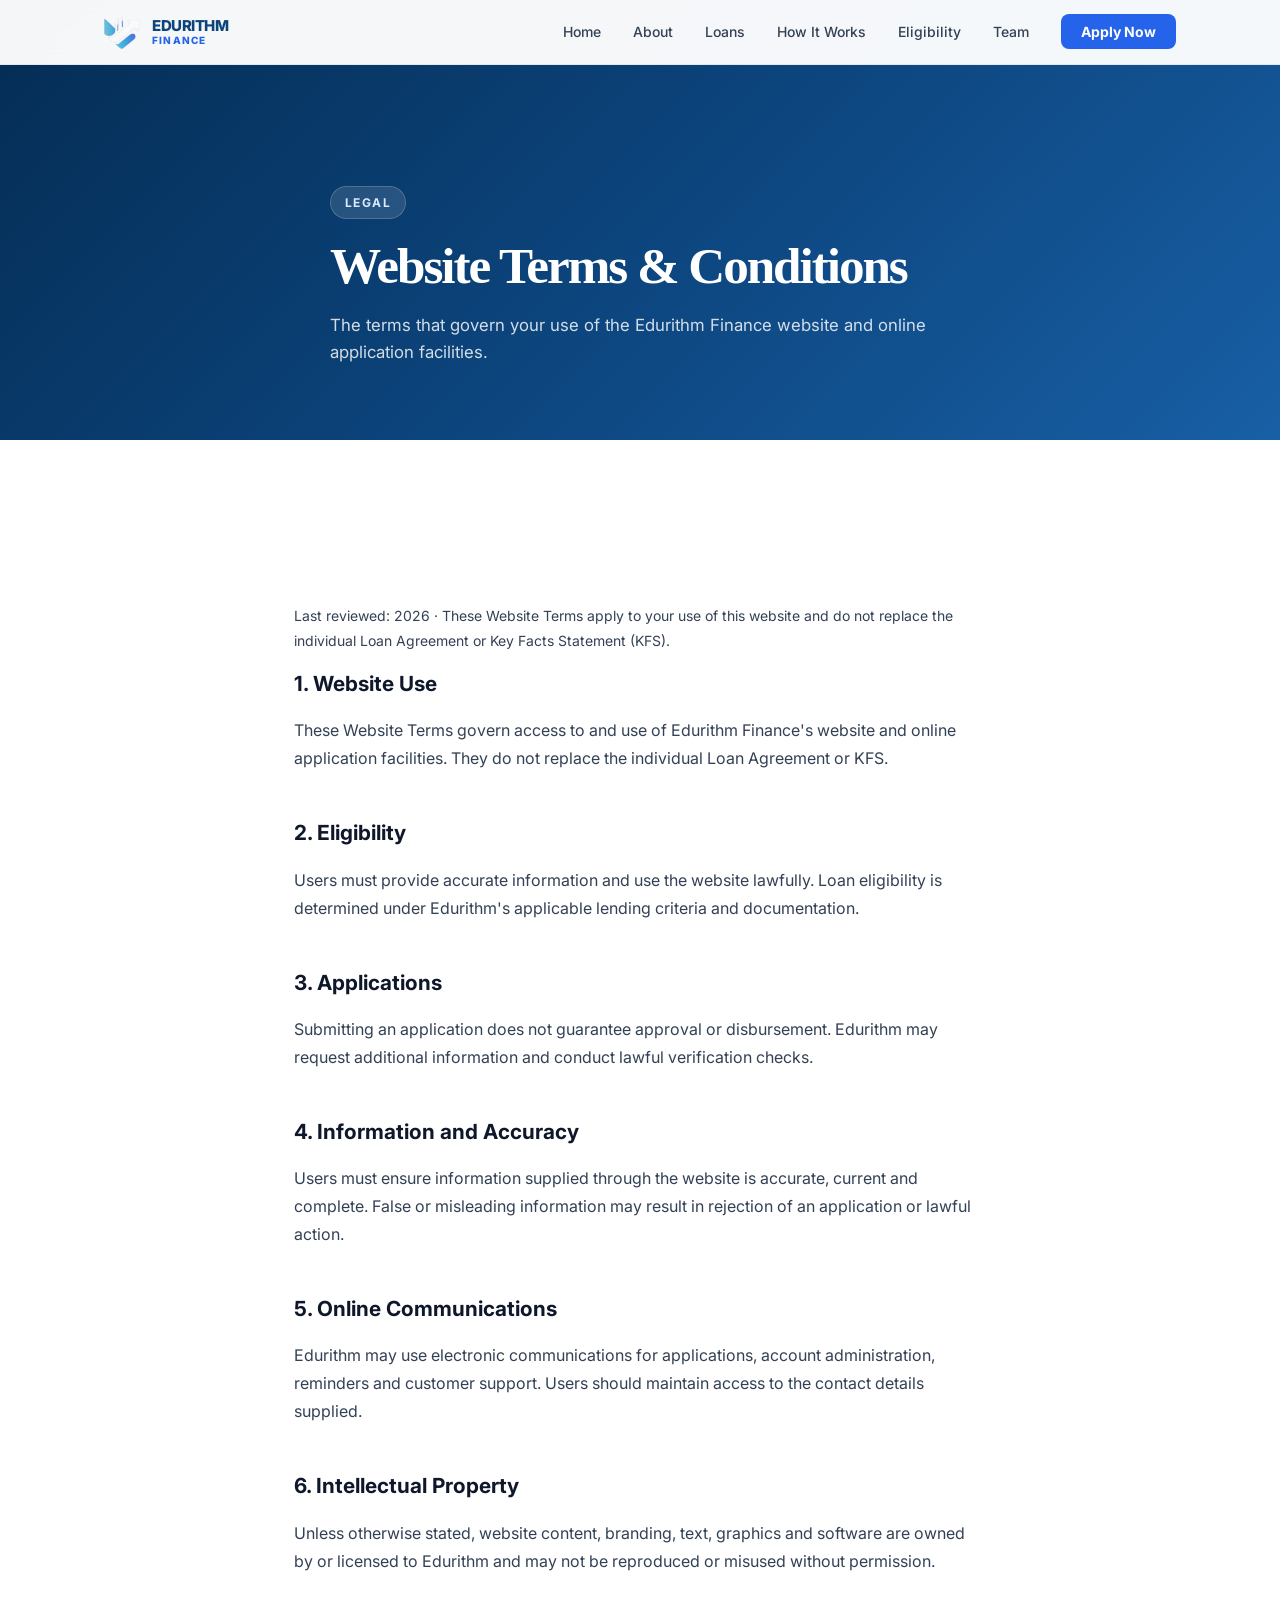
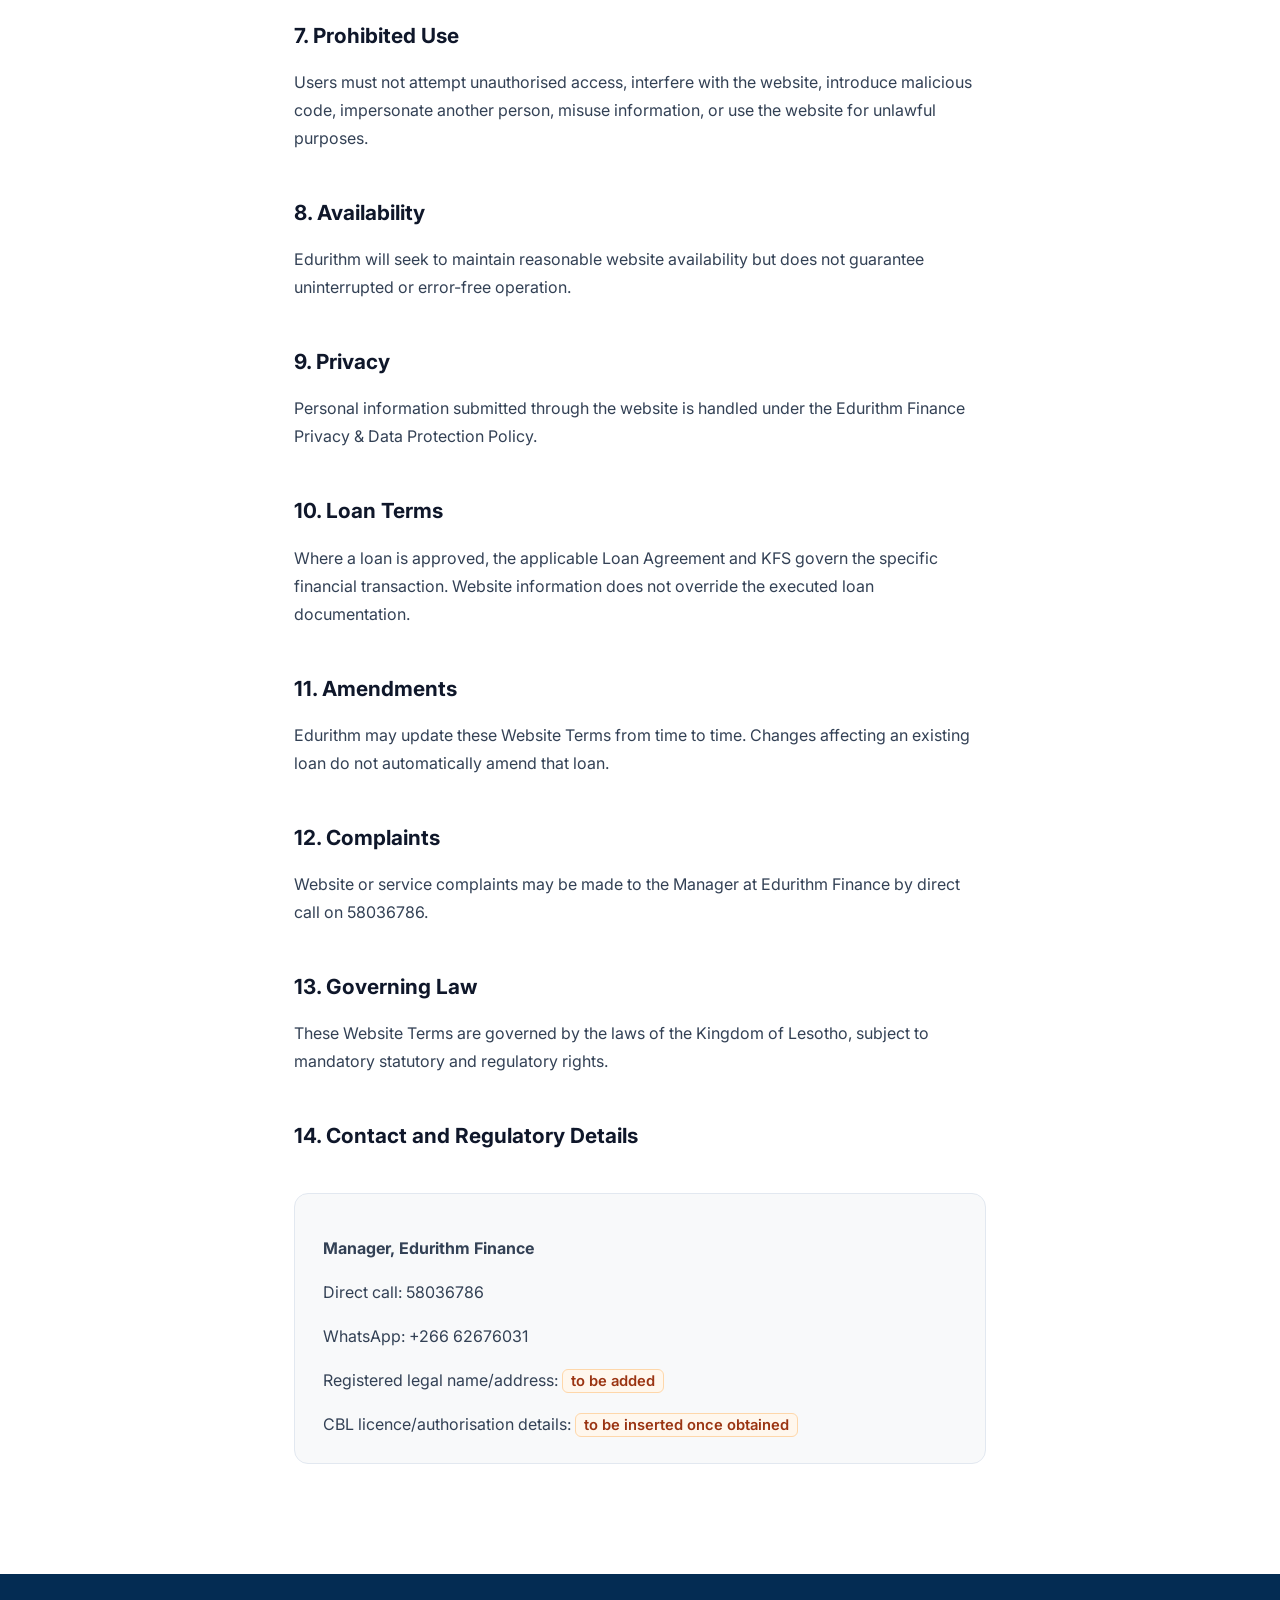
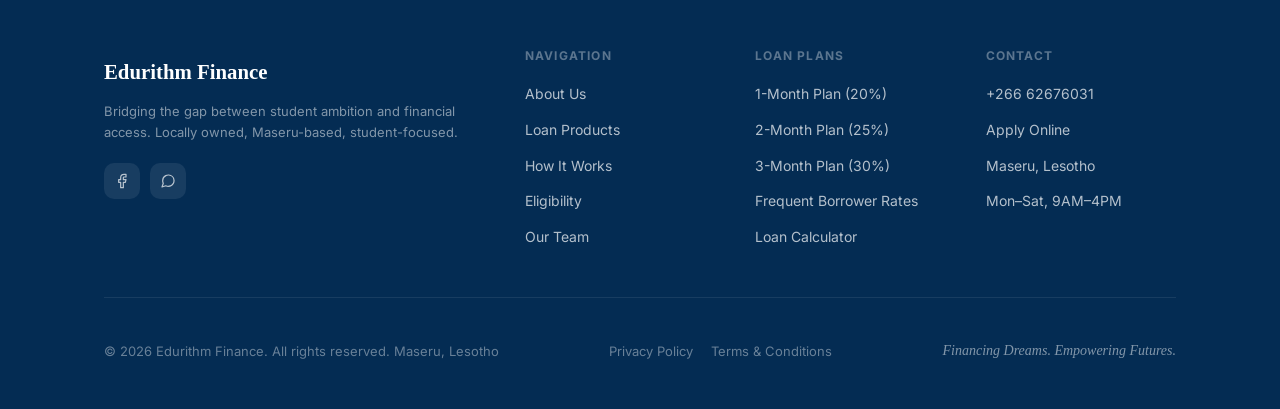
<file: terms.html>
<!DOCTYPE html>
<html lang="en">
  <head>
    <meta charset="UTF-8" />
    <meta name="viewport" content="width=device-width, initial-scale=1.0" />
    <title>Website Terms &amp; Conditions | Edurithm Finance</title>
    <link rel="preconnect" href="https://fonts.googleapis.com" />
    <link rel="preconnect" href="https://fonts.gstatic.com" crossorigin />
    <link href="https://fonts.googleapis.com/css2?family=Inter:wght@400;500;600;700;800&display=swap" rel="stylesheet" />
    <link rel="icon" type="image/png" href="assets/logo-icon.png" />
    <link rel="stylesheet" href="page.css" />
  </head>
  <body>
    <nav>
      <div class="nav-inner">
        <a href="index.html" class="nav-logo" aria-label="Edurithm Finance home">
          <img src="assets/logo-icon.png" alt="Edurithm Finance logo" class="nav-logo-icon"/>
          <span class="nav-brand">EDURITHM<small>Finance</small></span>
        </a>
        <ul class="nav-links">
          <li><a href="index.html">Home</a></li>
          <li><a href="about.html">About</a></li>
          <li><a href="loans.html">Loans</a></li>
          <li><a href="how-it-works.html">How It Works</a></li>
          <li><a href="eligibility.html">Eligibility</a></li>
          <li><a href="team.html">Team</a></li>
          <li><a href="apply-now.html" class="nav-cta">Apply Now</a></li>
        </ul>
        <button class="nav-mobile-btn" onclick="toggleMobileMenu()" aria-label="Toggle menu">
          <span></span><span></span><span></span>
        </button>
      </div>
    </nav>

    <header class="page-hero">
      <div class="container">
        <div class="page-header">
          <span class="section-tag">Legal</span>
          <h1>Website Terms &amp; Conditions</h1>
          <p>The terms that govern your use of the Edurithm Finance website and online application facilities.</p>
        </div>
      </div>
    </header>

    <main>
      <section>
        <div class="legal-content">
          <p class="legal-updated">Last reviewed: 2026 · These Website Terms apply to your use of this website and do not replace the individual Loan Agreement or Key Facts Statement (KFS).</p>

          <h2>1. Website Use</h2>
          <p>These Website Terms govern access to and use of Edurithm Finance's website and online application facilities. They do not replace the individual Loan Agreement or KFS.</p>

          <h2>2. Eligibility</h2>
          <p>Users must provide accurate information and use the website lawfully. Loan eligibility is determined under Edurithm's applicable lending criteria and documentation.</p>

          <h2>3. Applications</h2>
          <p>Submitting an application does not guarantee approval or disbursement. Edurithm may request additional information and conduct lawful verification checks.</p>

          <h2>4. Information and Accuracy</h2>
          <p>Users must ensure information supplied through the website is accurate, current and complete. False or misleading information may result in rejection of an application or lawful action.</p>

          <h2>5. Online Communications</h2>
          <p>Edurithm may use electronic communications for applications, account administration, reminders and customer support. Users should maintain access to the contact details supplied.</p>

          <h2>6. Intellectual Property</h2>
          <p>Unless otherwise stated, website content, branding, text, graphics and software are owned by or licensed to Edurithm and may not be reproduced or misused without permission.</p>

          <h2>7. Prohibited Use</h2>
          <p>Users must not attempt unauthorised access, interfere with the website, introduce malicious code, impersonate another person, misuse information, or use the website for unlawful purposes.</p>

          <h2>8. Availability</h2>
          <p>Edurithm will seek to maintain reasonable website availability but does not guarantee uninterrupted or error-free operation.</p>

          <h2>9. Privacy</h2>
          <p>Personal information submitted through the website is handled under the <a href="privacy.html">Edurithm Finance Privacy &amp; Data Protection Policy</a>.</p>

          <h2>10. Loan Terms</h2>
          <p>Where a loan is approved, the applicable Loan Agreement and KFS govern the specific financial transaction. Website information does not override the executed loan documentation.</p>

          <h2>11. Amendments</h2>
          <p>Edurithm may update these Website Terms from time to time. Changes affecting an existing loan do not automatically amend that loan.</p>

          <h2>12. Complaints</h2>
          <p>Website or service complaints may be made to the Manager at Edurithm Finance by direct call on <a href="tel:+26658036786">58036786</a>.</p>

          <h2>13. Governing Law</h2>
          <p>These Website Terms are governed by the laws of the Kingdom of Lesotho, subject to mandatory statutory and regulatory rights.</p>

          <h2>14. Contact and Regulatory Details</h2>
          <div class="legal-contact-box">
            <p><strong>Manager, Edurithm Finance</strong></p>
            <p>Direct call: <a href="tel:+26658036786">58036786</a></p>
            <p>WhatsApp: <a href="https://wa.me/26662676031">+266 62676031</a></p>
            <p>Registered legal name/address: <span class="legal-placeholder">to be added</span></p>
            <p>CBL licence/authorisation details: <span class="legal-placeholder">to be inserted once obtained</span></p>
          </div>
        </div>
      </section>
    </main>

    <footer>
      <div class="footer-inner">
        <div class="footer-top">
          <div>
            <p class="footer-brand">Edurithm Finance</p>
            <p class="footer-tagline">Bridging the gap between student ambition and financial access. Locally owned, Maseru-based, student-focused.</p>
            <div class="footer-social">
              <a href="#" class="social-btn" aria-label="Facebook">
                <svg viewBox="0 0 24 24"><path d="M18 2h-3a5 5 0 0 0-5 5v3H7v4h3v8h4v-8h3l1-4h-4V7a1 1 0 0 1 1-1h3z"/></svg>
              </a>
              <a href="https://wa.me/26662676031" class="social-btn" aria-label="WhatsApp">
                <svg viewBox="0 0 24 24"><path d="M21 11.5a8.38 8.38 0 0 1-.9 3.8 8.5 8.5 0 0 1-7.6 4.7 8.38 8.38 0 0 1-3.8-.9L3 21l1.9-5.7a8.38 8.38 0 0 1-.9-3.8 8.5 8.5 0 0 1 4.7-7.6 8.38 8.38 0 0 1 3.8-.9h.5a8.48 8.48 0 0 1 8 8v.5z"/></svg>
              </a>
            </div>
          </div>

          <div>
            <p class="footer-col-title">Navigation</p>
            <ul class="footer-links">
              <li><a href="about.html">About Us</a></li>
              <li><a href="loans.html">Loan Products</a></li>
              <li><a href="how-it-works.html">How It Works</a></li>
              <li><a href="eligibility.html">Eligibility</a></li>
              <li><a href="team.html">Our Team</a></li>
            </ul>
          </div>

          <div>
            <p class="footer-col-title">Loan Plans</p>
            <ul class="footer-links">
              <li><a href="loans.html#plan-1-month">1-Month Plan (20%)</a></li>
              <li><a href="loans.html#plan-2-month">2-Month Plan (25%)</a></li>
              <li><a href="loans.html#plan-3-month">3-Month Plan (30%)</a></li>
              <li><a href="loans.html#frequent-borrower">Frequent Borrower Rates</a></li>
              <li><a href="loans.html#loan-calculator">Loan Calculator</a></li>
            </ul>
          </div>

          <div>
            <p class="footer-col-title">Contact</p>
            <ul class="footer-links">
              <li><a href="https://wa.me/26662676031">+266 62676031</a></li>
              <li><a href="apply-now.html">Apply Online</a></li>
              <li><a href="about.html">Maseru, Lesotho</a></li>
              <li><a href="about.html">Mon–Sat, 9AM–4PM</a></li>
            </ul>
          </div>
        </div>

        <div class="footer-bottom">
          <p class="footer-bottom-left">© 2026 Edurithm Finance. All rights reserved. Maseru, Lesotho</p>
          <div class="footer-bottom-legal">
            <a href="privacy.html">Privacy Policy</a>
            <a href="terms.html">Terms &amp; Conditions</a>
          </div>
          <p class="footer-bottom-right">Financing Dreams. Empowering Futures.</p>
        </div>
      </div>
    </footer>

    <script>
      function toggleMobileMenu() {
        var links = document.querySelector('.nav-links');
        links.classList.toggle('nav-links-open');
      }

      document.querySelectorAll('.nav-links a').forEach(function (link) {
        link.addEventListener('click', function () {
          document.querySelector('.nav-links').classList.remove('nav-links-open');
        });
      });
    </script>

    <script src="assets/site.js"></script>
  </body>
</html>
</file>
<file: page.css>
:root {
  --blue-900: #042c53;
  --blue-800: #0c447c;
  --blue-600: #185fa5;
  --accent: #2563eb;
  --accent-light: #dbeafe;
  --teal-400: #1d9e75;
  --gray-50: #f8f9fa;
  --gray-100: #f1f3f5;
  --gray-200: #e9ecef;
  --gray-600: #5f5e5a;
  --gray-800: #2c2c2a;
  --text-dark: #0f172a;
  --text-mid: #334155;
  --text-muted: #64748b;
  --border: #e2e8f0;
  --white: #ffffff;
  --shadow-md: 0 10px 30px rgba(15, 23, 42, 0.08);
  --shadow-lg: 0 18px 42px rgba(15, 23, 42, 0.12);
  --radius-sm: 10px;
  --radius-md: 14px;
  --radius-lg: 24px;
}

* { box-sizing: border-box; }
html { scroll-behavior: smooth; }
body {
  margin: 0;
  font-family: 'Inter', Arial, sans-serif;
  color: var(--text-dark);
  background: var(--white);
  line-height: 1.6;
}
a { color: inherit; text-decoration: none; }
img { max-width: 100%; }

.container {
  max-width: 1200px;
  margin: 0 auto;
  padding: 0 5%;
}

nav {
  position: fixed;
  top: 0;
  left: 0;
  right: 0;
  z-index: 20;
  background: rgba(255,255,255,0.96);
  backdrop-filter: blur(12px);
  border-bottom: 1px solid var(--border);
}

.nav-inner {
  max-width: 1200px;
  margin: 0 auto;
  padding: 0 5%;
  height: 64px;
  display: flex;
  align-items: center;
  justify-content: space-between;
}

.nav-logo {
  display: inline-flex;
  align-items: center;
  gap: 12px;
}

.nav-logo img {
  width: 36px;
  height: 36px;
  object-fit: contain;
  display: block;
  flex-shrink: 0;
}

.nav-logo-mark {
  width: 38px;
  height: 38px;
  border-radius: 12px;
  background: linear-gradient(135deg, var(--accent), var(--teal-400));
  color: #fff;
  display: flex;
  align-items: center;
  justify-content: center;
  font-weight: 800;
  letter-spacing: 0.06em;
  box-shadow: var(--shadow-md);
}

.nav-brand {
  font-size: 15px;
  font-weight: 800;
  letter-spacing: -0.03em;
  line-height: 1.1;
  color: var(--blue-800);
}

.nav-brand small {
  display: block;
  color: var(--accent);
  letter-spacing: 0.12em;
  font-size: 10px;
  text-transform: uppercase;
}

.nav-links {
  display: flex;
  align-items: center;
  list-style: none;
  gap: 32px;
  margin: 0;
  padding: 0;
}

.nav-links a {
  font-size: 14px;
  color: var(--text-mid);
  font-weight: 500;
}

.nav-links a:hover {
  color: var(--accent);
}

.nav-cta {
  background: var(--accent);
  color: #fff !important;
  padding: 9px 20px;
  border-radius: 8px;
  font-weight: 700 !important;
}

/* ─── Mobile nav toggle button ─── */
.nav-mobile-btn {
  display: none;
  background: none;
  border: none;
  cursor: pointer;
  flex-direction: column;
  gap: 5px;
  padding: 4px;
}

.nav-mobile-btn span {
  display: block;
  width: 24px;
  height: 2px;
  background: var(--text-dark);
  border-radius: 2px;
  transition: all 0.3s;
}

.page-hero {
  min-height: 440px;
  background: linear-gradient(135deg, var(--blue-900), var(--blue-800), var(--blue-600));
  color: #fff;
  padding-top: 112px;
  display: flex;
  align-items: center;
}

.page-header {
  max-width: 740px;
}

.section-tag {
  display: inline-block;
  padding: 6px 14px;
  background: rgba(255,255,255,0.12);
  border: 1px solid rgba(255,255,255,0.18);
  border-radius: 999px;
  color: #dbeafe;
  font-size: 12px;
  font-weight: 700;
  letter-spacing: 0.12em;
  text-transform: uppercase;
  margin-bottom: 18px;
}

.page-header h1,
.section-title {
  margin: 0 0 18px;
  font-family: Georgia, 'Times New Roman', serif;
  line-height: 1.12;
  letter-spacing: -0.04em;
}

.page-header h1 {
  font-size: clamp(2.3rem, 4vw, 4rem);
}

.page-header p {
  margin: 0;
  max-width: 620px;
  font-size: 1.05rem;
  color: rgba(255,255,255,0.82);
}

.page-cta-group {
  display: flex;
  flex-wrap: wrap;
  gap: 14px;
  margin-top: 28px;
}

.btn-primary,
.btn-secondary,
.calc-cta,
.form-submit {
  display: inline-flex;
  align-items: center;
  justify-content: center;
  padding: 14px 22px;
  border-radius: 12px;
  font-weight: 700;
  border: none;
  cursor: pointer;
  transition: transform 0.2s ease, background 0.2s ease;
}

.btn-primary,
.form-submit,
.calc-cta {
  background: var(--accent);
  color: #fff;
}

.btn-primary:hover,
.form-submit:hover,
.calc-cta:hover {
  transform: translateY(-1px);
  background: #1d4ed8;
}

.btn-secondary {
  background: transparent;
  border: 1px solid rgba(255,255,255,0.38);
  color: #fff;
}

main section {
  padding: 90px 0;
}

.section-title {
  color: var(--text-dark);
  font-size: clamp(2rem, 3vw, 3rem);
}

.section-copy {
  font-size: 1.05rem;
  color: var(--text-muted);
  max-width: 680px;
  margin-bottom: 42px;
}

.grid-2,
.grid-3,
.grid-4 {
  display: grid;
  gap: 24px;
}

.grid-2 { grid-template-columns: repeat(2, minmax(0, 1fr)); }
.grid-3 { grid-template-columns: repeat(3, minmax(0, 1fr)); }
.grid-4 { grid-template-columns: repeat(4, minmax(0, 1fr)); }

.elig-grid {
  display: grid;
  grid-template-columns: 1fr 1fr;
  gap: 60px;
  align-items: center;
  margin-top: 60px;
}

.elig-list {
  display: flex;
  flex-direction: column;
  gap: 16px;
}

.elig-item {
  display: flex;
  gap: 16px;
  align-items: flex-start;
  padding: 20px;
  background: var(--gray-50);
  border: 1px solid var(--border);
  border-radius: var(--radius-md);
}

.elig-check {
  width: 28px;
  height: 28px;
  border-radius: 50%;
  background: #dcfce7;
  display: flex;
  align-items: center;
  justify-content: center;
  flex-shrink: 0;
  margin-top: 1px;
}

.elig-check svg {
  width: 14px;
  height: 14px;
  stroke: #16a34a;
  fill: none;
  stroke-width: 3;
  stroke-linecap: round;
  stroke-linejoin: round;
}

.elig-text strong {
  display: block;
  font-size: 14px;
  font-weight: 700;
  color: var(--text-dark);
  margin-bottom: 3px;
}

.elig-text p {
  font-size: 13px;
  color: var(--text-muted);
  line-height: 1.5;
}

.elig-info-box {
  background: linear-gradient(135deg, #eff6ff, #eef2ff);
  border: 1px solid rgba(37, 99, 235, 0.16);
  border-radius: var(--radius-lg);
  padding: 36px;
}

.card {
  background: var(--white);
  border: 1px solid var(--border);
  border-radius: var(--radius-lg);
  padding: 26px;
  box-shadow: var(--shadow-md);
}

.products-bg {
  background: var(--gray-50);
  border-top: 1px solid var(--border);
  border-bottom: 1px solid var(--border);
}

.products-header {
  text-align: center;
  margin-bottom: 60px;
}

.products-header .section-copy {
  margin: 0 auto;
}

.products-grid {
  display: grid;
  grid-template-columns: repeat(3, minmax(0, 1fr));
  gap: 24px;
}

.product-card {
  position: relative;
  transition: box-shadow 0.25s ease, transform 0.25s ease;
}

.product-card:hover {
  box-shadow: var(--shadow-lg);
  transform: translateY(-4px);
}

.product-card.featured {
  border-color: var(--accent);
  border-width: 2px;
}

.featured-badge {
  position: absolute;
  top: -14px;
  left: 50%;
  transform: translateX(-50%);
  background: var(--accent);
  color: #fff;
  font-size: 11px;
  font-weight: 700;
  letter-spacing: 0.8px;
  text-transform: uppercase;
  padding: 5px 16px;
  border-radius: 100px;
  white-space: nowrap;
}

.product-icon {
  width: 52px;
  height: 52px;
  border-radius: 14px;
  background: var(--accent-light);
  display: flex;
  align-items: center;
  justify-content: center;
  margin-bottom: 20px;
  color: var(--accent);
  font-size: 20px;
  font-weight: 800;
}

.product-name {
  font-size: 11px;
  font-weight: 700;
  text-transform: uppercase;
  letter-spacing: 1.5px;
  color: var(--text-muted);
  margin-bottom: 8px;
}

.product-title {
  font-size: 22px;
  font-weight: 700;
  color: var(--text-dark);
  margin-bottom: 12px;
}

.product-desc {
  font-size: 14px;
  color: var(--text-muted);
  line-height: 1.6;
  margin-bottom: 24px;
}

.product-detail {
  display: flex;
  align-items: center;
  justify-content: space-between;
  padding: 10px 0;
  border-top: 1px solid var(--border);
  font-size: 13px;
}

.product-detail-label {
  color: var(--text-muted);
}

.product-detail-value {
  font-weight: 700;
  color: var(--text-dark);
}

.muted-card {
  background: var(--gray-50);
}

.icon-box {
  width: 52px;
  height: 52px;
  border-radius: 14px;
  display: flex;
  align-items: center;
  justify-content: center;
  background: var(--accent-light);
  margin-bottom: 16px;
  color: var(--accent);
  font-weight: 800;
}

.card h3 {
  margin: 0 0 10px;
  font-size: 1.15rem;
}

.card p,
.list-item p,
.step-card p,
.info-box p,
.team-card p {
  margin: 0;
  color: var(--text-muted);
}

.feature-list,
.check-list {
  display: flex;
  flex-direction: column;
  gap: 18px;
}

.list-item {
  display: flex;
  gap: 14px;
  align-items: flex-start;
  background: var(--gray-50);
  border: 1px solid var(--border);
  border-radius: var(--radius-md);
  padding: 20px;
}

.check {
  width: 28px;
  height: 28px;
  border-radius: 50%;
  background: #dcfce7;
  color: #16a34a;
  display: inline-flex;
  align-items: center;
  justify-content: center;
  font-weight: 800;
  flex-shrink: 0;
  margin-top: 2px;
}

.list-item strong {
  display: block;
  margin-bottom: 4px;
}

.info-box {
  background: linear-gradient(135deg, #eff6ff, #f8fafc);
  border: 1px solid var(--border);
  border-radius: var(--radius-lg);
  padding: 26px;
}

.info-row {
  display: flex;
  justify-content: space-between;
  gap: 24px;
  padding: 14px 0;
  border-bottom: 1px solid rgba(37, 99, 235, 0.12);
}

.info-row:last-child { border-bottom: none; }

.info-key { color: var(--text-muted); }
.info-val { color: var(--blue-800); font-weight: 700; }

.step-card {
  background: var(--white);
  border: 1px solid var(--border);
  border-radius: var(--radius-lg);
  padding: 24px 20px;
  text-align: center;
  position: relative;
}

.step-number {
  width: 56px;
  height: 56px;
  border-radius: 50%;
  display: inline-flex;
  align-items: center;
  justify-content: center;
  background: var(--accent);
  color: #fff;
  font-weight: 800;
  font-size: 1.2rem;
  margin-bottom: 18px;
  box-shadow: 0 0 0 6px rgba(37, 99, 235, 0.1);
}

.step-card h3 { margin: 0 0 10px; }

.team-card {
  text-align: center;
  background: var(--white);
  border: 1px solid var(--border);
  border-radius: var(--radius-lg);
  padding: 30px 24px;
  box-shadow: var(--shadow-md);
}

.team-avatar {
  width: 72px;
  height: 72px;
  border-radius: 50%;
  margin: 0 auto 16px;
  background: linear-gradient(135deg, var(--accent), var(--teal-400));
  color: #fff;
  display: flex;
  align-items: center;
  justify-content: center;
  font-size: 1.5rem;
  font-weight: 800;
}

.team-role {
  margin: 8px 0 14px;
  color: var(--accent);
  font-size: 12px;
  letter-spacing: 0.12em;
  text-transform: uppercase;
  font-weight: 700;
}

.contact-layout {
  display: grid;
  grid-template-columns: 1fr 1fr;
  gap: 26px;
  align-items: start;
}

.contact-methods {
  display: flex;
  flex-direction: column;
  gap: 18px;
  margin-top: 30px;
}

.contact-item {
  display: flex;
  align-items: center;
  gap: 16px;
  padding: 18px 20px;
  background: var(--gray-50);
  border: 1px solid var(--border);
  border-radius: var(--radius-md);
}

.contact-icon {
  width: 46px;
  height: 46px;
  border-radius: 12px;
  display: flex;
  align-items: center;
  justify-content: center;
  font-weight: 800;
}

.contact-icon.green { background: #dcfce7; color: #15803d; }
.contact-icon.blue { background: var(--accent-light); color: var(--accent); }
.contact-icon.purple { background: #ede9fe; color: #6d28d9; }

.contact-label {
  font-size: 11px;
  letter-spacing: 0.12em;
  text-transform: uppercase;
  color: var(--text-muted);
  margin-bottom: 4px;
}

.contact-value {
  font-weight: 700;
}

.form-card {
  background: var(--white);
  border: 1px solid var(--border);
  border-radius: var(--radius-lg);
  padding: 28px;
  box-shadow: var(--shadow-md);
}

.form-row {
  display: grid;
  grid-template-columns: 1fr 1fr;
  gap: 16px;
}

.form-field {
  margin-bottom: 18px;
}

.form-field label {
  display: block;
  margin-bottom: 8px;
  font-size: 13px;
  font-weight: 600;
  color: var(--text-mid);
}

.auto-fill-label {
  display: inline-block;
  margin: -2px 0 8px;
  font-size: 11px;
  font-weight: 700;
  letter-spacing: 0.08em;
  text-transform: uppercase;
  color: var(--accent);
  background: var(--accent-light);
  border-radius: 999px;
  padding: 5px 10px;
}

.form-field input,
.form-field select,
.form-field textarea {
  width: 100%;
  border: 1.5px solid var(--border);
  border-radius: 10px;
  background: var(--gray-50);
  font: inherit;
  padding: 12px 14px;
  color: var(--text-dark);
}

.form-field textarea {
  min-height: 110px;
  resize: vertical;
}

.form-note {
  font-size: 12px;
  color: var(--text-muted);
  margin-top: 12px;
}

footer {
  background: var(--blue-900);
  color: rgba(255,255,255,0.72);
  padding: 60px 0 32px;
}

.footer-inner,
.footer-layout {
  max-width: 1200px;
  margin: 0 auto;
  padding: 0 5%;
}

.footer-top,
.footer-layout {
  display: grid;
  grid-template-columns: 2fr 1fr 1fr 1fr;
  gap: 40px;
  margin-bottom: 48px;
}

.footer-brand {
  font-family: 'Playfair Display', Georgia, serif;
  color: #fff;
  font-size: 1.3rem;
  font-weight: 800;
  margin-bottom: 12px;
}

.footer-tagline {
  font-size: 13px;
  color: rgba(255,255,255,0.5);
  line-height: 1.6;
  margin-bottom: 20px;
}

.footer-social {
  display: flex;
  gap: 10px;
}

.social-btn {
  width: 36px;
  height: 36px;
  border-radius: 10px;
  background: rgba(255,255,255,0.08);
  display: flex;
  align-items: center;
  justify-content: center;
  transition: background 0.2s;
  text-decoration: none;
}

.social-btn:hover { background: rgba(255,255,255,0.18); }

.social-btn svg {
  width: 16px;
  height: 16px;
  stroke: rgba(255,255,255,0.7);
  fill: none;
  stroke-width: 1.8;
  stroke-linecap: round;
  stroke-linejoin: round;
}

.footer-col-title {
  font-size: 12px;
  font-weight: 700;
  text-transform: uppercase;
  letter-spacing: 1.2px;
  color: rgba(255,255,255,0.35);
  margin-bottom: 16px;
}

.footer-links {
  list-style: none;
  padding: 0;
  margin: 0;
  display: grid;
  gap: 10px;
}

.footer-links a {
  color: rgba(255,255,255,0.7);
  text-decoration: none;
  font-size: 14px;
}

.footer-links a:hover { color: #ffffff; }

.footer-bottom {
  margin-top: 30px;
  padding-top: 28px;
  border-top: 1px solid rgba(255,255,255,0.08);
  display: flex;
  justify-content: space-between;
  align-items: center;
  gap: 12px;
  font-size: 13px;
}

.footer-bottom-left { color: rgba(255,255,255,0.4); }

.footer-bottom-legal {
  display: flex;
  gap: 18px;
  color: rgba(255,255,255,0.4);
}

.footer-bottom-legal a:hover { color: #ffffff; }

.footer-bottom-right {
  font-family: 'Playfair Display', Georgia, serif;
  font-style: italic;
  color: rgba(255,255,255,0.5);
  font-size: 14px;
}

.legal-content {
  max-width: 820px;
  margin: 0 auto;
  padding: 60px 5% 20px;
}

.legal-updated {
  color: var(--text-muted);
  font-size: 14px;
  margin-bottom: 36px;
}

.legal-content h2 {
  font-size: 1.3rem;
  margin: 44px 0 14px;
  color: var(--text-dark);
}

.legal-content h2:first-of-type { margin-top: 0; }

.legal-content p {
  color: var(--text-mid);
  margin-bottom: 14px;
  line-height: 1.75;
}

.legal-content .legal-placeholder {
  background: #fff7ed;
  border: 1px solid #fed7aa;
  color: #9a3412;
  padding: 2px 8px;
  border-radius: 6px;
  font-size: 0.92em;
  font-weight: 600;
}

.legal-contact-box {
  background: var(--gray-50);
  border: 1px solid var(--border);
  border-radius: var(--radius-md);
  padding: 24px 28px;
  margin-top: 40px;
}

.legal-contact-box p { margin-bottom: 8px; }
.legal-contact-box p:last-child { margin-bottom: 0; }

.eligibility-checker {
  padding-top: 20px;
}

.eligibility-check-header {
  max-width: 700px;
  margin-bottom: 30px;
}

.eligibility-check-card {
  background: var(--white);
  border: 1px solid var(--border);
  border-radius: var(--radius-lg);
  padding: 28px;
  box-shadow: var(--shadow-md);
}

.form-actions {
  display: flex;
  flex-wrap: wrap;
  align-items: center;
  gap: 12px;
  margin-top: 18px;
}

.eligibility-result {
  margin-top: 24px;
  padding: 16px 18px;
  border-radius: 12px;
  border-left: 4px solid var(--accent);
  background: var(--gray-50);
  color: var(--text-dark);
}

.eligibility-result strong {
  display: block;
  margin-bottom: 6px;
  font-size: 1rem;
}

.eligibility-result p {
  margin: 0;
  color: var(--text-mid);
}

.eligibility-result.success {
  border-left-color: #16a34a;
  background: #f0fdf4;
}

.eligibility-result.error {
  border-left-color: #dc2626;
  background: #fef2f2;
}

.about-header-wrap {
  display: grid;
  grid-template-columns: 1.1fr 1fr;
  gap: 32px;
  align-items: center;
}

.page-hero-video {
  max-width: 560px;
  width: 100%;
  justify-self: end;
}

.about-video-shell {
  position: relative;
  border-radius: var(--radius-lg);
  overflow: hidden;
  background: transparent;
  box-shadow: none;
}

.about-video {
  width: 100%;
  display: block;
  border-radius: var(--radius-lg);
  background: var(--blue-900);
  aspect-ratio: 16 / 10;
  object-fit: cover;
  opacity: 0.85;
}

.about-video-overlay {
  position: absolute;
  inset: 0;
  border-radius: var(--radius-lg);
  background: linear-gradient(135deg, rgba(4, 44, 83, 0.7) 0%, rgba(12, 68, 124, 0.45) 55%, rgba(24, 95, 165, 0.25) 100%);
  pointer-events: none;
}

.video-toggle {
  position: absolute;
  right: 28px;
  bottom: 28px;
  z-index: 2;
  border: none;
  border-radius: 999px;
  padding: 10px 14px;
  background: rgba(15, 23, 42, 0.75);
  color: #fff;
  font-weight: 700;
  cursor: pointer;
  backdrop-filter: blur(6px);
}

@media (max-width: 900px) {
  .nav-links {
    display: none;
  }
  .nav-links.nav-links-open {
    display: flex;
    flex-direction: column;
    position: absolute;
    top: 64px;
    left: 0;
    right: 0;
    background: var(--white);
    padding: 16px 5%;
    border-bottom: 1px solid var(--border);
    gap: 20px;
    z-index: 99;
  }
  .nav-mobile-btn { display: flex; }
  .grid-2, .grid-3, .grid-4, .footer-layout, .contact-layout { grid-template-columns: 1fr; }
  .products-grid { grid-template-columns: 1fr; }
  .footer-top { grid-template-columns: 1fr 1fr; }
  .page-hero { padding-top: 102px; }
  .about-header-wrap { grid-template-columns: 1fr; }
  .page-hero-video { justify-self: stretch; max-width: none; }
}

@media (max-width: 600px) {
  .form-row { grid-template-columns: 1fr; }
  .page-header h1 { font-size: 2.3rem; }
  .page-hero { min-height: 360px; }
  .footer-top { grid-template-columns: 1fr; }
  .footer-bottom { flex-direction: column; gap: 12px; text-align: center; }
  .footer-bottom-legal { justify-content: center; }
}
</file>
